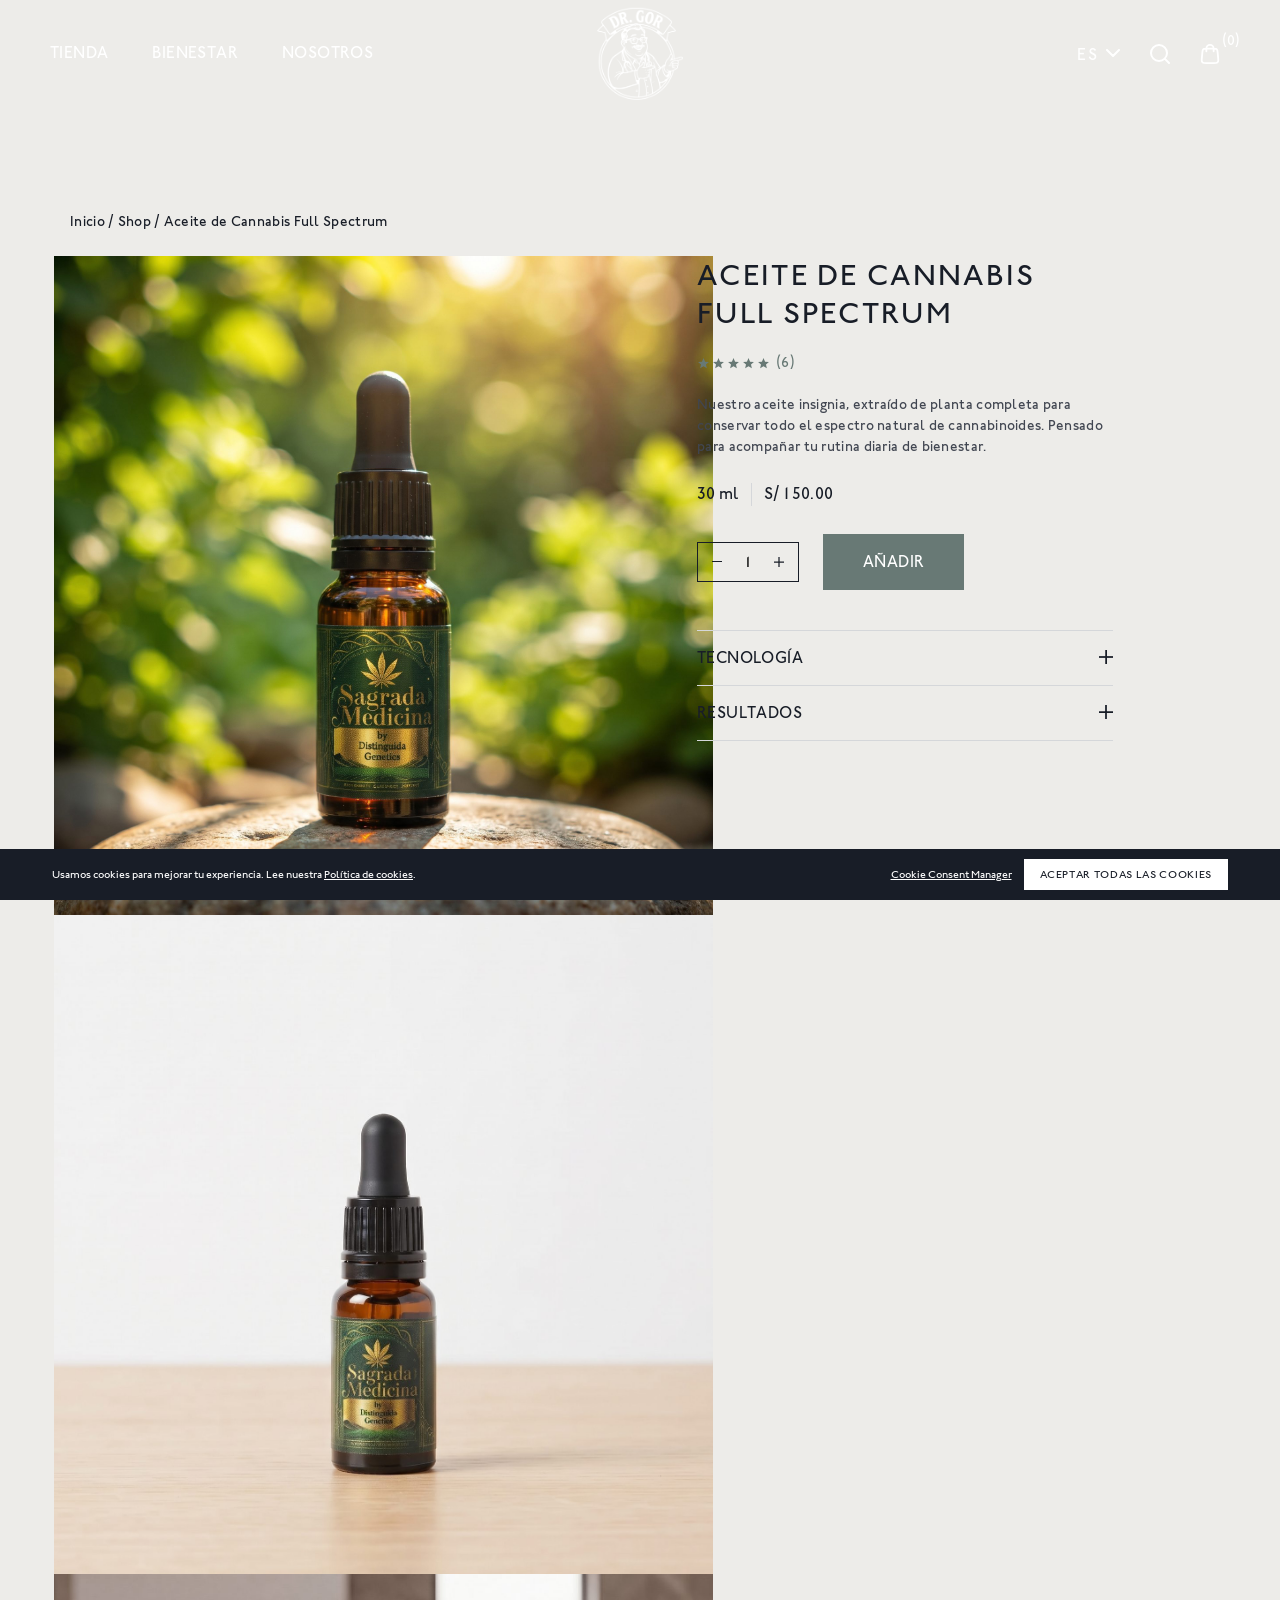
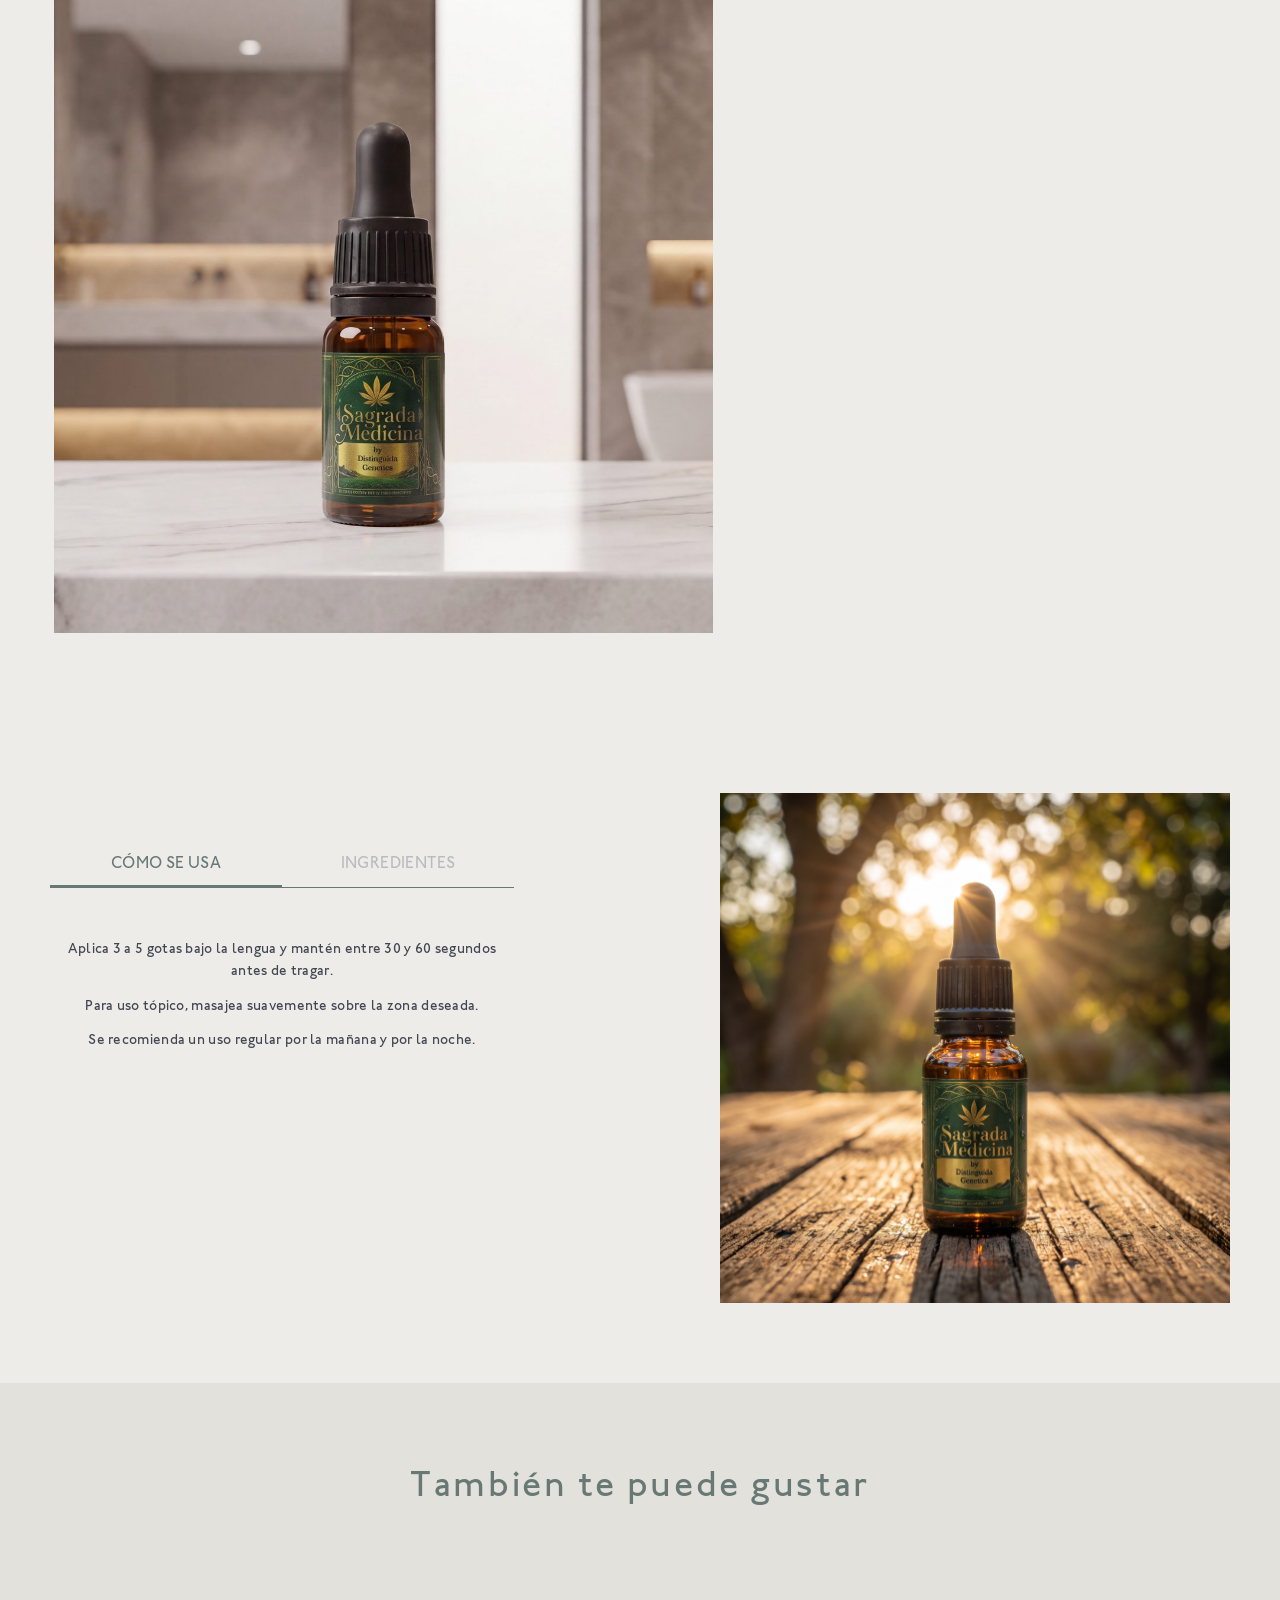
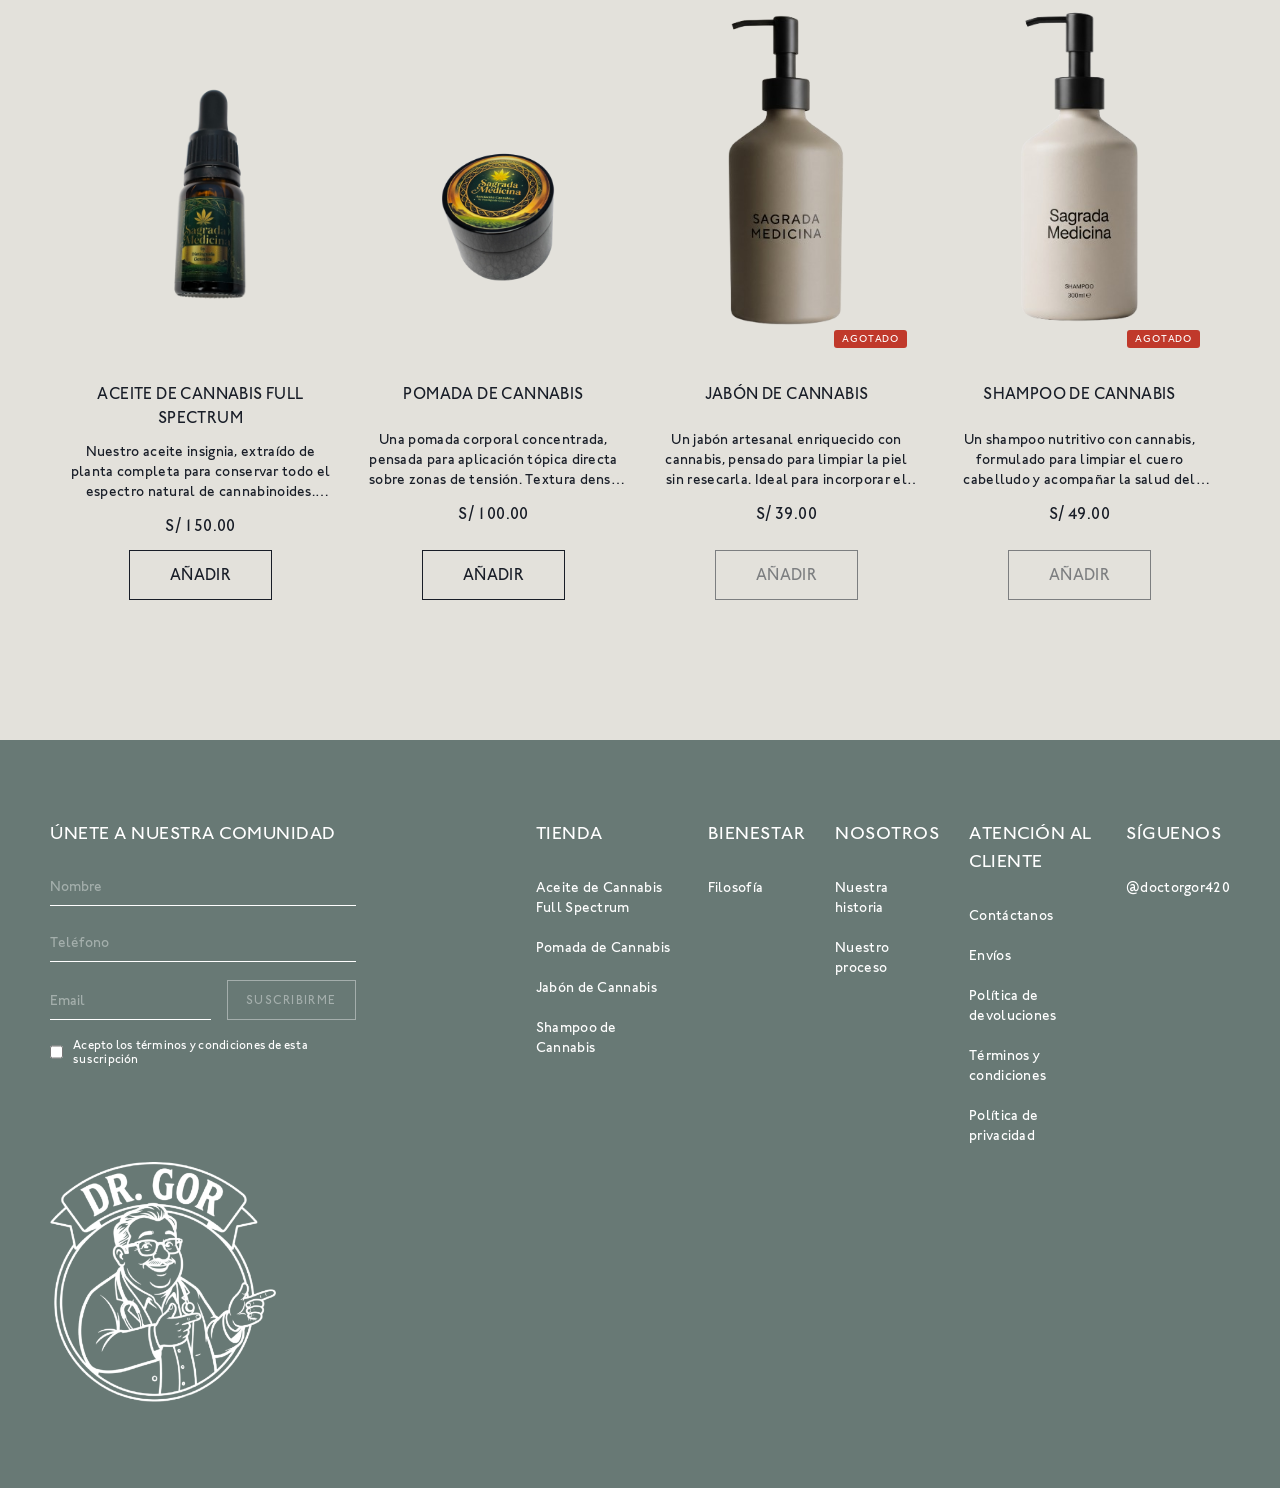
<file: aceite.html>
<!doctype html>
<html lang="es">
<head>
  <meta charset="UTF-8" />
  <meta name="viewport" content="width=device-width, initial-scale=1.0" />
  <link rel="icon" type="image/png" href="/favicon.png" />
  <link rel="apple-touch-icon" href="/favicon.png" />
  <title>Aceite de Cannabis Full Spectrum — Doctor Gor</title>
  <link rel="stylesheet" href="/theme.css" />
  <link rel="stylesheet" href="/overrides.css" />
  <link rel="stylesheet" href="/subpage.css" />
  <script type="module" crossorigin src="/assets/cart-Deg98O0e.js"></script>
</head>
<body>
  <div id="header-group">
      <!-- BEGIN sections: header-group -->
<div id="shopify-section-sections--23087762112747__header" class="shopify-section shopify-section-group-header-group">






<header>

  <div class="inner">

    
    <button id="menu-btn" class="" aria-label="Main menu button"></button>

    
    <nav id="main-nav" class="">

      <div id="secondary-menu-bg" class=""></div>

      <div id="main-menu">
        <div class="primary-menu">
          <ul>
            
              <li class="primary-nav-item has-items">
                <a href="javascript:;">Tienda</a>

                
                

                  
                  
                  
                    
                      

                  <div class="secondary-menu inner-menu has-tertiary-menu">
                    <button class="menu-back-button">Tienda</button>
                    <ul><li class="secondary-nav-item has-items"><a href="javascript:;">Sagrada Medicina</a><div class="tertiary-menu inner-menu"><button class="menu-back-button">Sagrada Medicina</button><ul><li class="tertiary-nav-item"><a href="/aceite.html">Aceite de Cannabis Full Spectrum</a></li><li class="tertiary-nav-item"><a href="/pomada.html">Pomada de Cannabis</a></li><li class="tertiary-nav-item"><a href="/jabon.html">Jabón de Cannabis</a></li><li class="tertiary-nav-item"><a href="/shampoo.html">Shampoo de Cannabis</a></li></ul></div></li></ul>
                  </div>
                

              </li>
            
              <li class="primary-nav-item has-items">
                <a href="javascript:;">Bienestar</a>

                
                

                  
                  
                  
                    
                  
                    
                  
                    
                  
                    
                  

                  <div class="secondary-menu inner-menu ">
                    <button class="menu-back-button">Bienestar</button>
                    <ul><li class="secondary-nav-item"><a href="/filosofia.html">Filosofía</a></li></ul>
                  </div>
                

              </li>
            
              <li class="primary-nav-item has-items">
                <a href="javascript:;">Nosotros</a>

                
                

                  
                  
                  
                    
                  
                    
                  
                    
                  
                    
                  

                  <div class="secondary-menu inner-menu ">
                    <button class="menu-back-button">Nosotros</button>
                    <ul><li class="secondary-nav-item"><a href="/nuestra-historia.html">Nuestra historia</a></li><li class="secondary-nav-item"><a href="/nuestro-proceso.html">Nuestro proceso</a></li><li class="secondary-nav-item"><a href="#" data-open-contact="">Contáctanos</a></li></ul>
                  </div>
                

              </li>
            
          </ul>
        </div>
      </div>

      <div id="mobile-utilities">
        <ul>
          <li class="has-items">
            <button id="mobile-currency-button" class="currency-flag currency-USD">
              <label>US</label>
            </button>
          </li>
        </ul>
      </div>

      
      <div id="currency-menu">
        <button class="menu-back-button currency-flag currency-USD">
          <label>US</label>
        </button>
        

<ul>

  
  

    
      
        
        
          <li><a href="https://wildsmithskin.com/" class="currency-flag currency-UK"><label>UK</label></a></li>
        
          <li><a href="https://eu.wildsmithskin.com/" class="currency-flag currency-EU"><label>EU</label></a></li>
        
      
    

  
  

</ul>


      </div>

    </nav>

    
    <a id="header-logo" href="/">
      <img class="dark" src="/images/drgor-logo.png" alt="Doctor Gor" width="200">
      <img class="light" src="/images/drgor-logo.png" alt="Doctor Gor" width="200">
    </a>

    
    <div id="nav-utilities">

      
      <button id="desktop-currency-button" class="dg-lang-toggle" aria-label="Cambiar idioma" data-lang-toggle=""><label>ES</label></button>

      
      <button id="search-button" aria-label="Search button"></button>

      

      <button id="cart-button" aria-label="Cart button">
        <span class="count">0</span>
      </button>

    </div>

  </div>

</header>


</div><div id="shopify-section-sections--23087762112747__predictive_search" class="shopify-section shopify-section-group-header-group">







<aside id="predictive-search" class="">
  <div class="modal">
    <div id="predictive-search-top">
      <div class="section-content">
        
        <div class="search-form">
          <form id="predictive-search-form">
            <input placeholder="Buscar productos" type="search" value="" name="q" id="predictive-search-input" aria-label="Buscar" autocomplete="off" autocorrect="off">
            <button class="clear" type="button" aria-label="Limpiar">Limpiar</button>
          </form>
          
          <button type="button" class="close-btn" aria-label="Close search"></button>
        </div>
      </div>
    </div>

    
    <div id="predictive-search-results">
      <div class="section-content">
        <div class="products">
          <div class="heading">
            <div class="h3">Products</div>
            <p class="results-count"></p>
          </div>
          <div class="grid"></div>
        </div>
      </div>
    </div>

    <div id="predictive-search-empty" class="active">
      <div class="section-content">
        <div class="links">
          <div class="h3">Búsquedas populares</div>
          <ul>
            <li><a href="/aceite.html">Aceite de Cannabis Full Spectrum</a></li>
            <li><a href="/pomada.html">Pomada de Cannabis</a></li>
            <li><a href="/jabon.html">Jabón de Cannabis</a></li>
            <li><a href="/shampoo.html">Shampoo de Cannabis</a></li>
          </ul>
        </div>
        <div class="products">
          <div class="h3">Productos populares</div>
          <div class="grid">
            <div class="grid-item">
              <div class="card product-card" data-product-id="aceite">
                <a class="inner" href="/aceite.html">
                  <div class="upper"><img class="first-image object-cover" src="/images/gotero.png" alt="Aceite"></div>
                  <div class="lower"><div class="h3 product-title">Aceite de Cannabis Full Spectrum</div><div class="prices">S/ 150.00</div></div>
                </a>
              </div>
            </div>
            <div class="grid-item">
              <div class="card product-card" data-product-id="pomada">
                <a class="inner" href="/pomada.html">
                  <div class="upper"><img class="first-image object-cover" src="/images/pomada.png" alt="Pomada"></div>
                  <div class="lower"><div class="h3 product-title">Pomada de Cannabis</div><div class="prices">S/ 100.00</div></div>
                </a>
              </div>
            </div>
            <div class="grid-item">
              <div class="card product-card" data-product-id="jabon">
                <a class="inner" href="/jabon.html">
                  <div class="upper"><img class="first-image object-cover" src="/images/jabon.png" alt="Jabón"><span class="dg-soldout">Agotado</span></div>
                  <div class="lower"><div class="h3 product-title">Jabón de Cannabis</div><div class="prices">S/ 39.00</div></div>
                </a>
              </div>
            </div>
            <div class="grid-item">
              <div class="card product-card" data-product-id="shampoo">
                <a class="inner" href="/shampoo.html">
                  <div class="upper"><img class="first-image object-cover" src="/images/shampoo.png" alt="Shampoo"><span class="dg-soldout">Agotado</span></div>
                  <div class="lower"><div class="h3 product-title">Shampoo de Cannabis</div><div class="prices">S/ 49.00</div></div>
                </a>
              </div>
            </div>
          </div>
        </div>
      </div>
    </div>
  </div>
  </aside>


</div>
<!-- END sections: header-group -->
    </div>

  <section id="product-top" data-product-id="aceite">
    <div class="section-content">
      <div class="breadcrumbs">
        <div class="inner">
          <a href="/">Inicio</a> / <a href="/#productos">Shop</a> / <span>Aceite de Cannabis Full Spectrum</span>
        </div>
      </div>

      <div id="product-gallery">
        <div class="gallery-slides">
          <div class="gallery-slide"><img src="/images/aceite en gotas.jpeg" alt="Aceite de Cannabis Full Spectrum" loading="lazy"></div>
          <div class="gallery-slide"><img src="/images/gotero1.jpeg" alt="Aceite de Cannabis Full Spectrum" loading="lazy"></div>
          <div class="gallery-slide"><img src="/images/instagram2gotero.jpeg" alt="Aceite de Cannabis Full Spectrum" loading="lazy"></div>
        </div>
      </div>

      <div id="product-info">
        <div class="inner">
          <div id="product-title"><h1 class="h1">Aceite de Cannabis Full Spectrum</h1></div>

          <a class="dg-stars" aria-label="Valoración 5 de 5"><svg viewBox="0 0 24 24" aria-hidden="true"><path d="M12 2l2.9 6.6 7.1.6-5.4 4.7 1.6 7-6.2-3.7-6.2 3.7 1.6-7L2 9.2l7.1-.6z"/></svg><svg viewBox="0 0 24 24" aria-hidden="true"><path d="M12 2l2.9 6.6 7.1.6-5.4 4.7 1.6 7-6.2-3.7-6.2 3.7 1.6-7L2 9.2l7.1-.6z"/></svg><svg viewBox="0 0 24 24" aria-hidden="true"><path d="M12 2l2.9 6.6 7.1.6-5.4 4.7 1.6 7-6.2-3.7-6.2 3.7 1.6-7L2 9.2l7.1-.6z"/></svg><svg viewBox="0 0 24 24" aria-hidden="true"><path d="M12 2l2.9 6.6 7.1.6-5.4 4.7 1.6 7-6.2-3.7-6.2 3.7 1.6-7L2 9.2l7.1-.6z"/></svg><svg viewBox="0 0 24 24" aria-hidden="true"><path d="M12 2l2.9 6.6 7.1.6-5.4 4.7 1.6 7-6.2-3.7-6.2 3.7 1.6-7L2 9.2l7.1-.6z"/></svg><span class="count">(6)</span></a>

          <div id="product-description"><p>Nuestro aceite insignia, extraído de planta completa para conservar todo el espectro natural de cannabinoides. Pensado para acompañar tu rutina diaria de bienestar.</p></div>

          <div id="product-price">
            <span class="only-variant">30 ml</span>
            <span class="price">S/ 150.00</span>
          </div>

          <div id="product-cta">
            <div class="quantity-selector" role="group" aria-label="Cantidad">
              <button type="button" class="quantity-decrease" aria-label="Menos"></button>
              <input type="number" name="quantity" id="quantity" value="1" min="1" inputmode="numeric" readonly>
              <button type="button" class="quantity-increase" aria-label="Más"></button>
            </div>
            <button class="btn btn-solid add-to-cart" data-product-id="aceite">Añadir</button>
          </div>

          <div id="product-specs">
            <details class="accordion">
              <summary class="accordion-title"><h2 class="h2">Tecnología</h2></summary>
              <div class="accordion-content">
                <p>FULL SPECTRUM — conservamos los terpenos, flavonoides y cannabinoides de la planta completa para un efecto más completo y natural.</p>
            <p>ACEITES VEGETALES — una base de aceite de oliva extra virgen y jojoba que favorece la absorción y cuida la piel.</p>
              </div>
            </details>
            <details class="accordion">
              <summary class="accordion-title"><h2 class="h2">Resultados</h2></summary>
              <div class="accordion-content">
                <p>Dirigido a — hidratación diaria, equilibrio del sistema endocannabinoide, relajación y bienestar general.</p>
            <p>94% notó mayor sensación de calma y relajación*</p>
            <p>89% percibió la piel más hidratada y confortable*</p>
            <p>85% lo integraría como parte de su rutina diaria*</p>
            <p>*En pruebas de consumo, durante 30 días con 29 participantes.</p>
              </div>
            </details>
          </div>
        </div>
      </div>
    </div>
  </section>

  <section id="product-content-and-media" class="section-content-and-media dual-content">
    <div class="section-content">
      <div class="grid">
        <div class="grid-item content">
          <div class="tabs">
            <button class="tab active" type="button" data-tab-index="0">Cómo se usa</button>
            <button class="tab" type="button" data-tab-index="1">Ingredientes</button>
          </div>
          <div class="content-container" style="min-height: 320px;">
            <div class="slide active init" data-slide-index="0">
              <p>Aplica 3 a 5 gotas bajo la lengua y mantén entre 30 y 60 segundos antes de tragar.</p>
            <p>Para uso tópico, masajea suavemente sobre la zona deseada.</p>
            <p>Se recomienda un uso regular por la mañana y por la noche.</p>
            </div>
            <div class="slide" data-slide-index="1">
              <p>Aceite de oliva extra virgen, extracto de cannabis (CBD full spectrum), aceite de jojoba, vitamina E natural.</p>
            </div>
          </div>
        </div>
        <div class="grid-item media">
          <div class="media-container">
            <img src="/images/aceitec.jpeg" alt="Aceite de Cannabis Full Spectrum" loading="lazy">
          </div>
        </div>
      </div>
    </div>
  </section>

  <section class="section-product-recommender" id="productos">
    <div class="section-content">
      <h2 class="h2">También te puede gustar</h2>
      <div class="dg-related-grid">
<div class="card product-card" data-product-id="aceite" data-dg-index="0">
  <a class="inner" href="/aceite.html">
    <div class="upper">
      <picture><img class="first-image object-cover" src="/images/gotero.png" alt="Aceite de Cannabis Full Spectrum" loading="lazy"></picture>
      <picture><img class="second-image object-cover" src="/images/aceitec.jpeg" alt="Aceite de Cannabis Full Spectrum" loading="lazy"></picture>
      <span class="dg-hover-quote">“Me encanta su aroma, lo tengo en mi mesa de noche…”</span>
    </div>
    <div class="lower">
      <div>
        <div class="h3 product-title">Aceite de Cannabis Full Spectrum</div>
      </div>
      <div>
        <p class="product-description">Nuestro aceite insignia, extraído de planta completa para conservar todo el espectro natural de cannabinoides. Pensado para acompañar tu rutina diaria de bienestar.</p>
        <div class="prices">S/ 150.00</div>
        <button class="btn btn-outline shop-now" href="#">Añadir</button>
      </div>
    </div>
  </a>
</div>
<div class="card product-card" data-product-id="pomada" data-dg-index="1">
  <a class="inner" href="/pomada.html">
    <div class="upper">
      <picture><img class="first-image object-cover" src="/images/pomada.png" alt="Pomada de Cannabis" loading="lazy"></picture>
      <picture><img class="second-image object-cover" src="/images/cremapomada.jpeg" alt="Pomada de Cannabis" loading="lazy"></picture>
      <span class="dg-hover-quote">“Su textura es suave y me ha ayudado mucho, la llevo siempre conmigo”</span>
    </div>
    <div class="lower">
      <div>
        <div class="h3 product-title">Pomada de Cannabis</div>
      </div>
      <div>
        <p class="product-description">Una pomada corporal concentrada, pensada para aplicación tópica directa sobre zonas de tensión. Textura densa que se absorbe sin sensación grasosa.</p>
        <div class="prices">S/ 100.00</div>
        <button class="btn btn-outline shop-now" href="#">Añadir</button>
      </div>
    </div>
  </a>
</div>
<div class="card product-card" data-product-id="jabon" data-dg-index="2">
  <a class="inner" href="/jabon.html">
    <div class="upper">
      <picture><img class="first-image object-cover" src="/images/jabon.png" alt="Jabón de Cannabis" loading="lazy"></picture>
      <picture><img class="second-image object-cover" src="/images/jabonliquido.jpeg" alt="Jabón de Cannabis" loading="lazy"></picture>
      <span class="dg-hover-quote">“Desde que empecé a usarlo la mejora en mi piel ha sido tremenda!”</span>
      <span class="dg-soldout">Agotado</span>
    </div>
    <div class="lower">
      <div>
        <div class="h3 product-title">Jabón de Cannabis</div>
      </div>
      <div>
        <p class="product-description">Un jabón artesanal enriquecido con cannabis, pensado para limpiar la piel sin resecarla. Ideal para incorporar el ritual Doctor Gor a tu ducha diaria.</p>
        <div class="prices">S/ 39.00</div>
        <button class="btn btn-outline shop-now disabled" disabled href="#">Añadir</button>
      </div>
    </div>
  </a>
</div>
<div class="card product-card" data-product-id="shampoo" data-dg-index="3">
  <a class="inner" href="/shampoo.html">
    <div class="upper">
      <picture><img class="first-image object-cover" src="/images/shampoo.png" alt="Shampoo de Cannabis" loading="lazy"></picture>
      <picture><img class="second-image object-cover" src="/images/shampooliquido.jpeg" alt="Shampoo de Cannabis" loading="lazy"></picture>
      <span class="dg-hover-quote">“La frescura y olor del post baño son increíbles”</span>
      <span class="dg-soldout">Agotado</span>
    </div>
    <div class="lower">
      <div>
        <div class="h3 product-title">Shampoo de Cannabis</div>
      </div>
      <div>
        <p class="product-description">Un shampoo nutritivo con cannabis, formulado para limpiar el cuero cabelludo y acompañar la salud del cabello desde la raíz.</p>
        <div class="prices">S/ 49.00</div>
        <button class="btn btn-outline shop-now disabled" disabled href="#">Añadir</button>
      </div>
    </div>
  </a>
</div>
      </div>
    </div>
  </section>

<footer>
  <div class="inner">
    <div id="footer-signup">
        <div class="h3">Únete a nuestra comunidad</div>
        <form id="dg-newsletter" class="dg-newsletter">
          <input type="text" name="nombre" placeholder="Nombre" autocomplete="name">
          <input type="tel" name="telefono" placeholder="Teléfono" autocomplete="tel">
          <div class="dg-newsletter-row">
            <input type="email" name="email" placeholder="Email" autocomplete="email" required="">
            <button type="submit">Suscribirme</button>
          </div>
          <label class="dg-terms"><input type="checkbox" required=""> Acepto los términos y condiciones de esta suscripción</label>
        </form></div>

    <div id="footer-menus"><div class="footer-menu"><div class="h3">Tienda</div><ul><li><a href="/aceite.html">Aceite de Cannabis Full Spectrum</a></li><li><a href="/pomada.html">Pomada de Cannabis</a></li><li><a href="/jabon.html">Jabón de Cannabis</a></li><li><a href="/shampoo.html">Shampoo de Cannabis</a></li></ul></div><div class="footer-menu"><div class="h3">Bienestar</div><ul><li><a href="/filosofia.html">Filosofía</a></li></ul></div><div class="footer-menu"><div class="h3">Nosotros</div><ul><li><a href="/nuestra-historia.html">Nuestra historia</a></li><li><a href="/nuestro-proceso.html">Nuestro proceso</a></li></ul></div><div class="footer-menu"><div class="h3">Atención al cliente</div><ul><li><a href="#" data-open-contact="">Contáctanos</a></li><li><a href="/envios.html">Envíos</a></li><li><a href="/devoluciones.html">Política de devoluciones</a></li><li><a href="/terminos.html">Términos y condiciones</a></li><li><a href="/privacidad.html">Política de privacidad</a></li></ul></div><div class="footer-menu"><div class="h3">Síguenos</div><ul><li><a href="https://www.instagram.com/doctorgor420/">@doctorgor420</a></li></ul></div></div>

    <div class="dg-footer-brand"><img src="/images/drgor-logo.png" alt="Doctor Gor" width="360"></div>

    <div id="footer-bottom">
    </div>
  </div>
</footer>

<aside id="cart-drawer" class="drawer" data-cart-item-count="0" data-cart-empty="true">
  <div class="background-scrim object-cover"></div>

  
  <div class="panel"><div id="dg-cart">
        <header class="dg-head"><h2>Tu bolsa</h2><button id="dg-close" aria-label="Cerrar">×</button></header>
        <div id="dg-items"></div>
        <footer class="dg-foot">
          <div class="dg-row"><span>Subtotal</span><span id="dg-subtotal">S/ 0.00</span><a id="dg-order" class="dg-order" href="#">Pedir</a></div>
          <p id="dg-note" class="dg-note"></p>
        </footer>
      </div></div>

  
  
<div id="cart-gift-box" class="cart-modal" style="display:none;">
  <div class="modal">
    <div class="grid">
      <div class="grid-item">
        <img src="https://us.wildsmithskin.com/cdn/shopifycloud/storefront/assets/no-image-2048-a2addb12_600x.gif" alt="" loading="lazy">
      </div>
      <div class="grid-item">
        <div class="details">
          <div class="h3">Caja de regalo</div>
          <p>Add a gift box to your order. Our Gift Boxes hold up to three medium sized items</p>
          <span class="price"></span>
          <button class="btn btn-outline add-to-cart" data-first-variant-id="">
            Añadir a la bolsa
          </button>
        </div>
      </div>
    </div>
    
    <button type="button" class="close-btn" aria-label="Close gift box modal"></button>
  </div>
</div>


<div id="cart-note" class="cart-modal">
  <div class="modal">
    <div class="details">
      <div class="h3">Note</div>
      <p>Add a note to your order</p>
      <span class="price">Free</span>
      <textarea id="order-note" name="note" rows="4" maxlength="160" placeholder="Your note..."></textarea>
      <p class="error" style="display: none;">
        You've reached the maximum character limit for order notes.
      </p>
      <button class="btn btn-outline add-to-cart">Añadir a la bolsa</button>
    </div>
    
    <button type="button" class="close-btn" aria-label="Close note modal"></button>
  </div>
</div>

</aside>


<div id="onetrust-banner-sdk" class="otFlat bottom ot-wo-title vertical-align-content" tabindex="0" role="region" aria-label="Cookie banner" style="bottom: 0px;"><div role="dialog" aria-label="Privacy"><div class="ot-sdk-container"><div class="ot-sdk-row"><div id="onetrust-group-container" class="ot-sdk-eight ot-sdk-columns"><div class="banner_logo"></div><div id="onetrust-policy"><div id="onetrust-policy-text">Usamos cookies para mejorar tu experiencia. Lee nuestra <a href="/politicas.html">Política de cookies</a>.</div></div></div><div id="onetrust-button-group-parent" class="ot-sdk-three ot-sdk-columns"><div id="onetrust-button-group"><button id="onetrust-pc-btn-handler" aria-label="Cookie Consent Manager, Opens the preference center dialog" class="cookie-setting-link">Cookie Consent Manager</button>  <button id="onetrust-accept-btn-handler">Aceptar todas las cookies</button></div></div></div></div><!-- Close Button --><div id="onetrust-close-btn-container"><button class="onetrust-close-btn-handler onetrust-close-btn-ui banner-close-button ot-close-icon" style="background-image: url(&quot;https://cdn.cookielaw.org/logos/static/ot_close.svg&quot;);" aria-label="Close"></button></div><!-- Close Button END--></div></div>
  

<div id="google_translate_element" style="position: absolute; left: -9999px; top: -9999px;"></div><script src="https://translate.google.com/translate_a/element.js?cb=googleTranslateElementInit" async=""></script><div id="dg-contact" class="dg-modal">
        <div class="dg-modal-scrim" data-close-contact=""></div>
        <form id="dg-contact-form" class="dg-modal-panel">
          <header class="dg-modal-head"><h2>Contáctanos</h2><button type="button" data-close-contact="" aria-label="Cerrar">×</button></header>
          <label>Nombre<input name="nombre" required=""></label>
          <label>Teléfono<input name="telefono" required=""></label>
          <label>Email<input type="email" name="email" required=""></label>
          <label>Mensaje<textarea name="mensaje" rows="4" required=""></textarea></label>
          <button type="submit" class="dg-modal-submit">Enviar</button>
        </form></div></body></html>
</file>
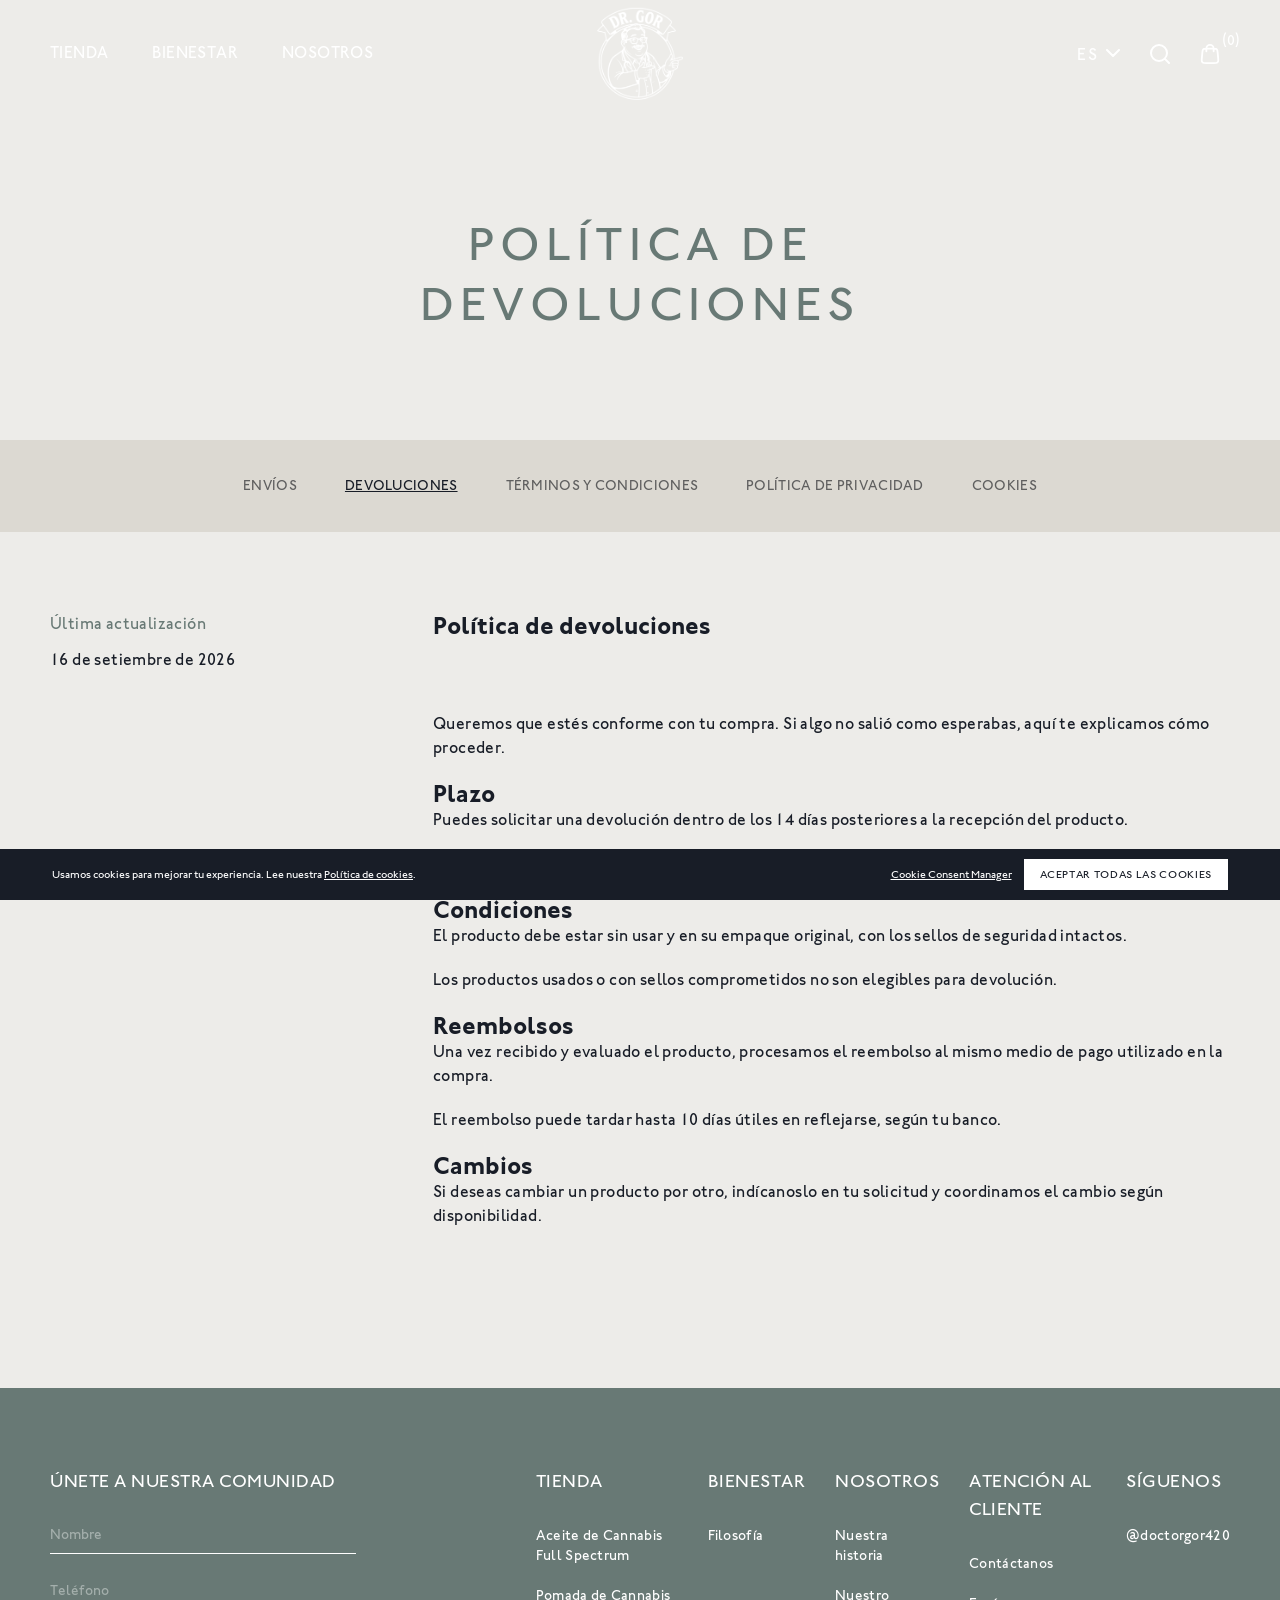
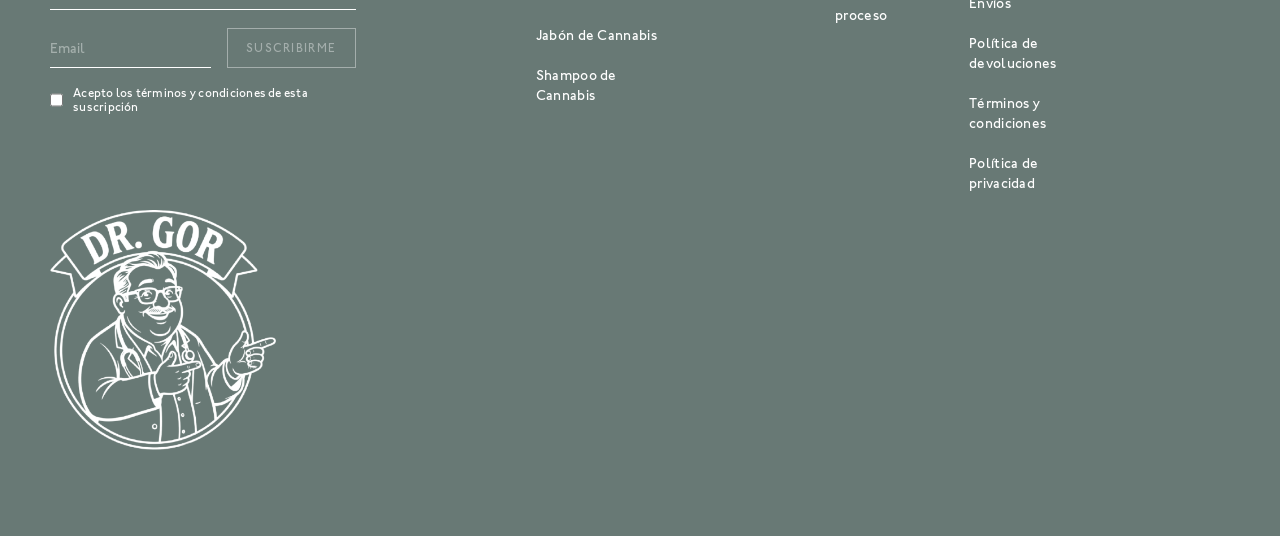
<file: devoluciones.html>
<!doctype html>
<html lang="es">
<head>
  <meta charset="UTF-8" />
  <meta name="viewport" content="width=device-width, initial-scale=1.0" />
  <link rel="icon" type="image/png" href="/favicon.png" />
  <link rel="apple-touch-icon" href="/favicon.png" />
  <title>Política de devoluciones — Doctor Gor</title>
  <link rel="stylesheet" href="/theme.css" />
  <link rel="stylesheet" href="/overrides.css" />
  <link rel="stylesheet" href="/subpage.css" />
  <script type="module" crossorigin src="/assets/cart-Deg98O0e.js"></script>
</head>
<body>
  <div id="header-group">
      <!-- BEGIN sections: header-group -->
<div id="shopify-section-sections--23087762112747__header" class="shopify-section shopify-section-group-header-group">






<header>

  <div class="inner">

    
    <button id="menu-btn" class="" aria-label="Main menu button"></button>

    
    <nav id="main-nav" class="">

      <div id="secondary-menu-bg" class=""></div>

      <div id="main-menu">
        <div class="primary-menu">
          <ul>
            
              <li class="primary-nav-item has-items">
                <a href="javascript:;">Tienda</a>

                
                

                  
                  
                  
                    
                      

                  <div class="secondary-menu inner-menu has-tertiary-menu">
                    <button class="menu-back-button">Tienda</button>
                    <ul><li class="secondary-nav-item has-items"><a href="javascript:;">Sagrada Medicina</a><div class="tertiary-menu inner-menu"><button class="menu-back-button">Sagrada Medicina</button><ul><li class="tertiary-nav-item"><a href="/aceite.html">Aceite de Cannabis Full Spectrum</a></li><li class="tertiary-nav-item"><a href="/pomada.html">Pomada de Cannabis</a></li><li class="tertiary-nav-item"><a href="/jabon.html">Jabón de Cannabis</a></li><li class="tertiary-nav-item"><a href="/shampoo.html">Shampoo de Cannabis</a></li></ul></div></li></ul>
                  </div>
                

              </li>
            
              <li class="primary-nav-item has-items">
                <a href="javascript:;">Bienestar</a>

                
                

                  
                  
                  
                    
                  
                    
                  
                    
                  
                    
                  

                  <div class="secondary-menu inner-menu ">
                    <button class="menu-back-button">Bienestar</button>
                    <ul><li class="secondary-nav-item"><a href="/filosofia.html">Filosofía</a></li></ul>
                  </div>
                

              </li>
            
              <li class="primary-nav-item has-items">
                <a href="javascript:;">Nosotros</a>

                
                

                  
                  
                  
                    
                  
                    
                  
                    
                  
                    
                  

                  <div class="secondary-menu inner-menu ">
                    <button class="menu-back-button">Nosotros</button>
                    <ul><li class="secondary-nav-item"><a href="/nuestra-historia.html">Nuestra historia</a></li><li class="secondary-nav-item"><a href="/nuestro-proceso.html">Nuestro proceso</a></li><li class="secondary-nav-item"><a href="#" data-open-contact="">Contáctanos</a></li></ul>
                  </div>
                

              </li>
            
          </ul>
        </div>
      </div>

      <div id="mobile-utilities">
        <ul>
          <li class="has-items">
            <button id="mobile-currency-button" class="currency-flag currency-USD">
              <label>US</label>
            </button>
          </li>
        </ul>
      </div>

      
      <div id="currency-menu">
        <button class="menu-back-button currency-flag currency-USD">
          <label>US</label>
        </button>
        

<ul>

  
  

    
      
        
        
          <li><a href="https://wildsmithskin.com/" class="currency-flag currency-UK"><label>UK</label></a></li>
        
          <li><a href="https://eu.wildsmithskin.com/" class="currency-flag currency-EU"><label>EU</label></a></li>
        
      
    

  
  

</ul>


      </div>

    </nav>

    
    <a id="header-logo" href="/">
      <img class="dark" src="/images/drgor-logo.png" alt="Doctor Gor" width="200">
      <img class="light" src="/images/drgor-logo.png" alt="Doctor Gor" width="200">
    </a>

    
    <div id="nav-utilities">

      
      <button id="desktop-currency-button" class="dg-lang-toggle" aria-label="Cambiar idioma" data-lang-toggle=""><label>ES</label></button>

      
      <button id="search-button" aria-label="Search button"></button>

      

      <button id="cart-button" aria-label="Cart button">
        <span class="count">0</span>
      </button>

    </div>

  </div>

</header>


</div><div id="shopify-section-sections--23087762112747__predictive_search" class="shopify-section shopify-section-group-header-group">







<aside id="predictive-search" class="">
  <div class="modal">
    <div id="predictive-search-top">
      <div class="section-content">
        
        <div class="search-form">
          <form id="predictive-search-form">
            <input placeholder="Buscar productos" type="search" value="" name="q" id="predictive-search-input" aria-label="Buscar" autocomplete="off" autocorrect="off">
            <button class="clear" type="button" aria-label="Limpiar">Limpiar</button>
          </form>
          
          <button type="button" class="close-btn" aria-label="Close search"></button>
        </div>
      </div>
    </div>

    
    <div id="predictive-search-results">
      <div class="section-content">
        <div class="products">
          <div class="heading">
            <div class="h3">Products</div>
            <p class="results-count"></p>
          </div>
          <div class="grid"></div>
        </div>
      </div>
    </div>

    <div id="predictive-search-empty" class="active">
      <div class="section-content">
        <div class="links">
          <div class="h3">Búsquedas populares</div>
          <ul>
            <li><a href="/aceite.html">Aceite de Cannabis Full Spectrum</a></li>
            <li><a href="/pomada.html">Pomada de Cannabis</a></li>
            <li><a href="/jabon.html">Jabón de Cannabis</a></li>
            <li><a href="/shampoo.html">Shampoo de Cannabis</a></li>
          </ul>
        </div>
        <div class="products">
          <div class="h3">Productos populares</div>
          <div class="grid">
            <div class="grid-item">
              <div class="card product-card" data-product-id="aceite">
                <a class="inner" href="/aceite.html">
                  <div class="upper"><img class="first-image object-cover" src="/images/gotero.png" alt="Aceite"></div>
                  <div class="lower"><div class="h3 product-title">Aceite de Cannabis Full Spectrum</div><div class="prices">S/ 150.00</div></div>
                </a>
              </div>
            </div>
            <div class="grid-item">
              <div class="card product-card" data-product-id="pomada">
                <a class="inner" href="/pomada.html">
                  <div class="upper"><img class="first-image object-cover" src="/images/pomada.png" alt="Pomada"></div>
                  <div class="lower"><div class="h3 product-title">Pomada de Cannabis</div><div class="prices">S/ 100.00</div></div>
                </a>
              </div>
            </div>
            <div class="grid-item">
              <div class="card product-card" data-product-id="jabon">
                <a class="inner" href="/jabon.html">
                  <div class="upper"><img class="first-image object-cover" src="/images/jabon.png" alt="Jabón"><span class="dg-soldout">Agotado</span></div>
                  <div class="lower"><div class="h3 product-title">Jabón de Cannabis</div><div class="prices">S/ 39.00</div></div>
                </a>
              </div>
            </div>
            <div class="grid-item">
              <div class="card product-card" data-product-id="shampoo">
                <a class="inner" href="/shampoo.html">
                  <div class="upper"><img class="first-image object-cover" src="/images/shampoo.png" alt="Shampoo"><span class="dg-soldout">Agotado</span></div>
                  <div class="lower"><div class="h3 product-title">Shampoo de Cannabis</div><div class="prices">S/ 49.00</div></div>
                </a>
              </div>
            </div>
          </div>
        </div>
      </div>
    </div>
  </div>
  </aside>


</div>
<!-- END sections: header-group -->
    </div>

  <section class="section-banner simple-banner">
    <div class="section-content">
      <div class="content-container">
        <h1 class="h1">POLÍTICA DE DEVOLUCIONES</h1>
      </div>
    </div>
  </section>

  <div class="section-sub-menu-wrapper">
    <div class="section-sub-menu sticky">
      <div class="section-content">
        <div class="links">
          <div class="track">
          <a href="/envios.html">Envíos</a>
          <a href="/devoluciones.html" class="active">Devoluciones</a>
          <a href="/terminos.html">Términos y condiciones</a>
          <a href="/privacidad.html">Política de privacidad</a>
          <a href="/politicas.html">Cookies</a>
          </div>
        </div>
      </div>
    </div>
  </div>

  <section class="section-customer-care">
    <div class="section-content">
      <div class="grid">
        <h2>Política de devoluciones</h2>
        <div class="grid-item sidebar">
          <span>Última actualización</span>
          <p>16 de setiembre de 2026</p>
        </div>
        <div class="grid-item main">
          <div class="content">
          <p>Queremos que estés conforme con tu compra. Si algo no salió como esperabas, aquí te explicamos cómo proceder.</p>
          <h2>Plazo</h2>
          <p>Puedes solicitar una devolución dentro de los 14 días posteriores a la recepción del producto.</p>
          <p>Escríbenos a dr.gor420@gmail.com o por WhatsApp indicando tu número de pedido.</p>
          <h2>Condiciones</h2>
          <p>El producto debe estar sin usar y en su empaque original, con los sellos de seguridad intactos.</p>
          <p>Los productos usados o con sellos comprometidos no son elegibles para devolución.</p>
          <h2>Reembolsos</h2>
          <p>Una vez recibido y evaluado el producto, procesamos el reembolso al mismo medio de pago utilizado en la compra.</p>
          <p>El reembolso puede tardar hasta 10 días útiles en reflejarse, según tu banco.</p>
          <h2>Cambios</h2>
          <p>Si deseas cambiar un producto por otro, indícanoslo en tu solicitud y coordinamos el cambio según disponibilidad.</p>
          </div>
        </div>
      </div>
    </div>
  </section>

<footer>
  <div class="inner">
    <div id="footer-signup">
        <div class="h3">Únete a nuestra comunidad</div>
        <form id="dg-newsletter" class="dg-newsletter">
          <input type="text" name="nombre" placeholder="Nombre" autocomplete="name">
          <input type="tel" name="telefono" placeholder="Teléfono" autocomplete="tel">
          <div class="dg-newsletter-row">
            <input type="email" name="email" placeholder="Email" autocomplete="email" required="">
            <button type="submit">Suscribirme</button>
          </div>
          <label class="dg-terms"><input type="checkbox" required=""> Acepto los términos y condiciones de esta suscripción</label>
        </form></div>

    <div id="footer-menus"><div class="footer-menu"><div class="h3">Tienda</div><ul><li><a href="/aceite.html">Aceite de Cannabis Full Spectrum</a></li><li><a href="/pomada.html">Pomada de Cannabis</a></li><li><a href="/jabon.html">Jabón de Cannabis</a></li><li><a href="/shampoo.html">Shampoo de Cannabis</a></li></ul></div><div class="footer-menu"><div class="h3">Bienestar</div><ul><li><a href="/filosofia.html">Filosofía</a></li></ul></div><div class="footer-menu"><div class="h3">Nosotros</div><ul><li><a href="/nuestra-historia.html">Nuestra historia</a></li><li><a href="/nuestro-proceso.html">Nuestro proceso</a></li></ul></div><div class="footer-menu"><div class="h3">Atención al cliente</div><ul><li><a href="#" data-open-contact="">Contáctanos</a></li><li><a href="/envios.html">Envíos</a></li><li><a href="/devoluciones.html">Política de devoluciones</a></li><li><a href="/terminos.html">Términos y condiciones</a></li><li><a href="/privacidad.html">Política de privacidad</a></li></ul></div><div class="footer-menu"><div class="h3">Síguenos</div><ul><li><a href="https://www.instagram.com/doctorgor420/">@doctorgor420</a></li></ul></div></div>

    <div class="dg-footer-brand"><img src="/images/drgor-logo.png" alt="Doctor Gor" width="360"></div>

    <div id="footer-bottom">
    </div>
  </div>
</footer>

<aside id="cart-drawer" class="drawer" data-cart-item-count="0" data-cart-empty="true">
  <div class="background-scrim object-cover"></div>

  
  <div class="panel"><div id="dg-cart">
        <header class="dg-head"><h2>Tu bolsa</h2><button id="dg-close" aria-label="Cerrar">×</button></header>
        <div id="dg-items"></div>
        <footer class="dg-foot">
          <div class="dg-row"><span>Subtotal</span><span id="dg-subtotal">S/ 0.00</span><a id="dg-order" class="dg-order" href="#">Pedir</a></div>
          <p id="dg-note" class="dg-note"></p>
        </footer>
      </div></div>

  
  
<div id="cart-gift-box" class="cart-modal" style="display:none;">
  <div class="modal">
    <div class="grid">
      <div class="grid-item">
        <img src="https://us.wildsmithskin.com/cdn/shopifycloud/storefront/assets/no-image-2048-a2addb12_600x.gif" alt="" loading="lazy">
      </div>
      <div class="grid-item">
        <div class="details">
          <div class="h3">Caja de regalo</div>
          <p>Add a gift box to your order. Our Gift Boxes hold up to three medium sized items</p>
          <span class="price"></span>
          <button class="btn btn-outline add-to-cart" data-first-variant-id="">
            Añadir a la bolsa
          </button>
        </div>
      </div>
    </div>
    
    <button type="button" class="close-btn" aria-label="Close gift box modal"></button>
  </div>
</div>


<div id="cart-note" class="cart-modal">
  <div class="modal">
    <div class="details">
      <div class="h3">Note</div>
      <p>Add a note to your order</p>
      <span class="price">Free</span>
      <textarea id="order-note" name="note" rows="4" maxlength="160" placeholder="Your note..."></textarea>
      <p class="error" style="display: none;">
        You've reached the maximum character limit for order notes.
      </p>
      <button class="btn btn-outline add-to-cart">Añadir a la bolsa</button>
    </div>
    
    <button type="button" class="close-btn" aria-label="Close note modal"></button>
  </div>
</div>

</aside>


<div id="onetrust-banner-sdk" class="otFlat bottom ot-wo-title vertical-align-content" tabindex="0" role="region" aria-label="Cookie banner" style="bottom: 0px;"><div role="dialog" aria-label="Privacy"><div class="ot-sdk-container"><div class="ot-sdk-row"><div id="onetrust-group-container" class="ot-sdk-eight ot-sdk-columns"><div class="banner_logo"></div><div id="onetrust-policy"><div id="onetrust-policy-text">Usamos cookies para mejorar tu experiencia. Lee nuestra <a href="/politicas.html">Política de cookies</a>.</div></div></div><div id="onetrust-button-group-parent" class="ot-sdk-three ot-sdk-columns"><div id="onetrust-button-group"><button id="onetrust-pc-btn-handler" aria-label="Cookie Consent Manager, Opens the preference center dialog" class="cookie-setting-link">Cookie Consent Manager</button>  <button id="onetrust-accept-btn-handler">Aceptar todas las cookies</button></div></div></div></div><!-- Close Button --><div id="onetrust-close-btn-container"><button class="onetrust-close-btn-handler onetrust-close-btn-ui banner-close-button ot-close-icon" style="background-image: url(&quot;https://cdn.cookielaw.org/logos/static/ot_close.svg&quot;);" aria-label="Close"></button></div><!-- Close Button END--></div></div>
  

<div id="google_translate_element" style="position: absolute; left: -9999px; top: -9999px;"></div><script src="https://translate.google.com/translate_a/element.js?cb=googleTranslateElementInit" async=""></script><div id="dg-contact" class="dg-modal">
        <div class="dg-modal-scrim" data-close-contact=""></div>
        <form id="dg-contact-form" class="dg-modal-panel">
          <header class="dg-modal-head"><h2>Contáctanos</h2><button type="button" data-close-contact="" aria-label="Cerrar">×</button></header>
          <label>Nombre<input name="nombre" required=""></label>
          <label>Teléfono<input name="telefono" required=""></label>
          <label>Email<input type="email" name="email" required=""></label>
          <label>Mensaje<textarea name="mensaje" rows="4" required=""></textarea></label>
          <button type="submit" class="dg-modal-submit">Enviar</button>
        </form></div></body></html>
</file>
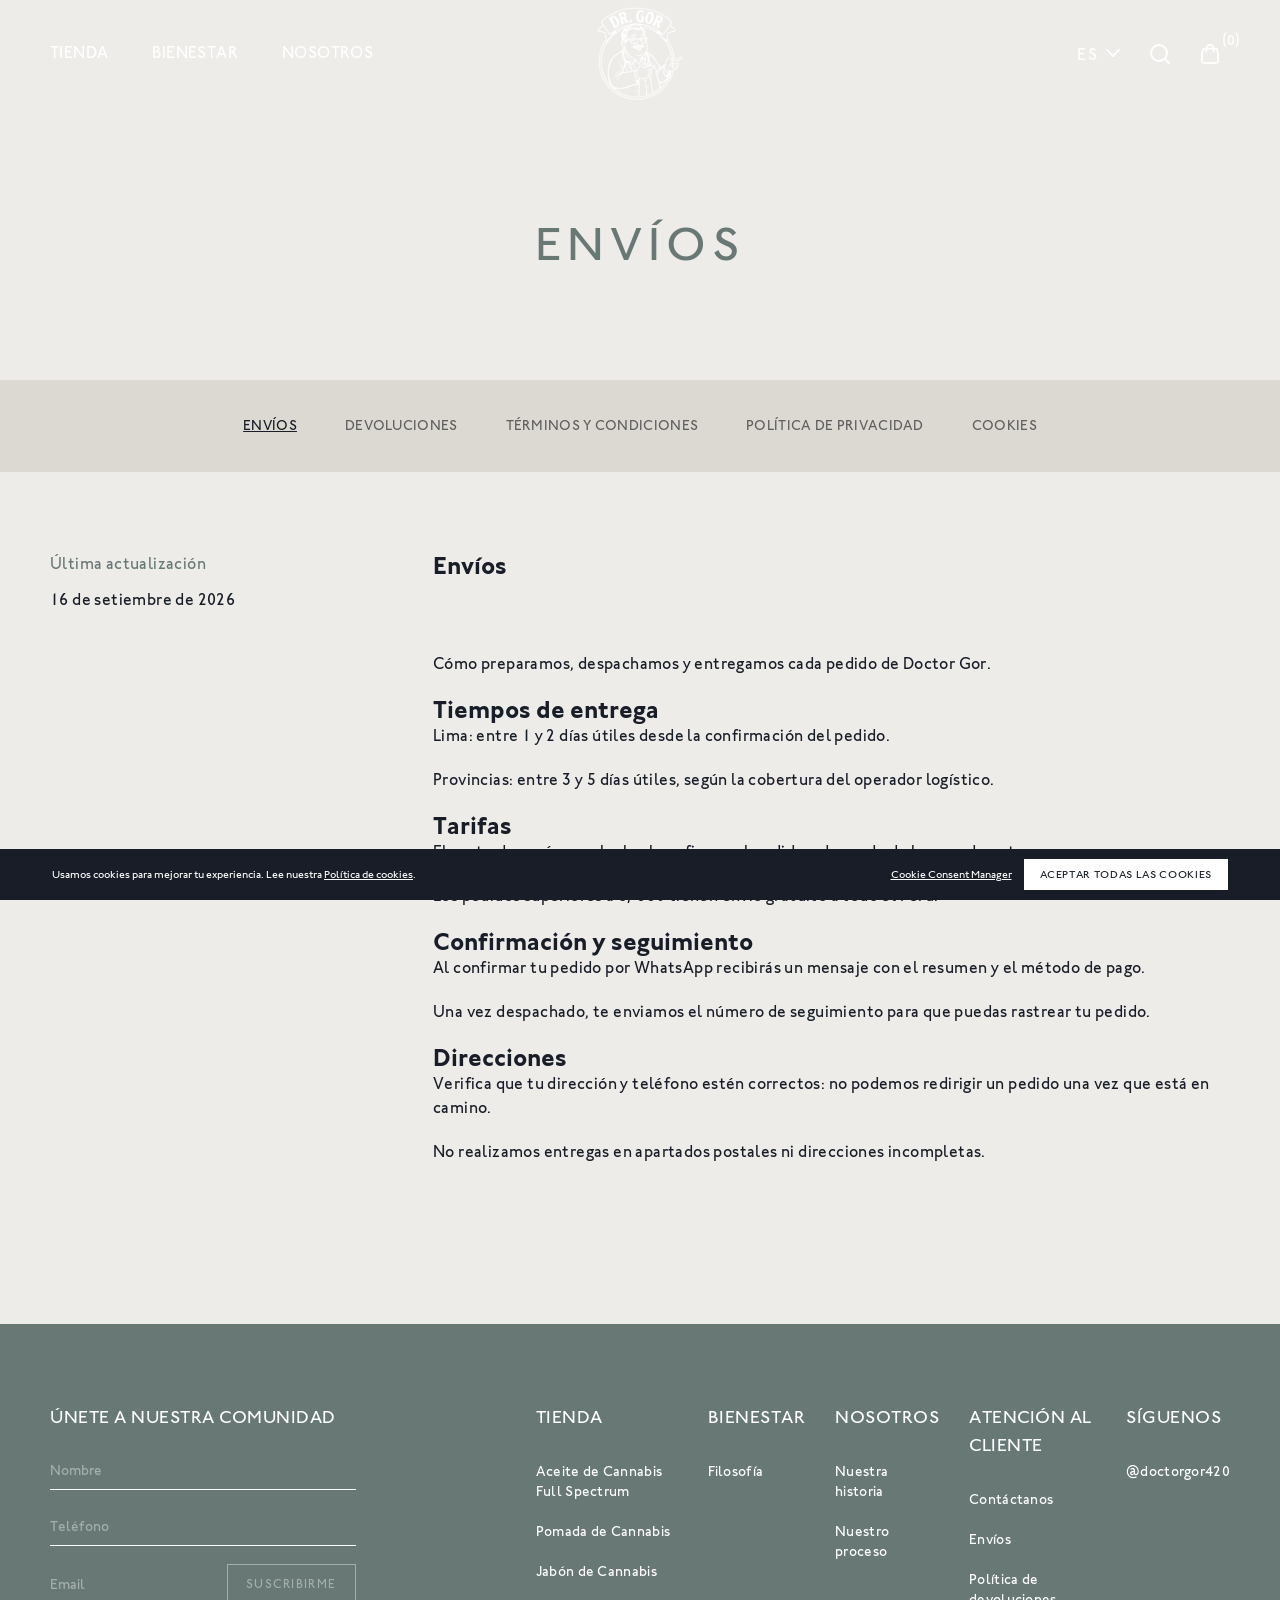
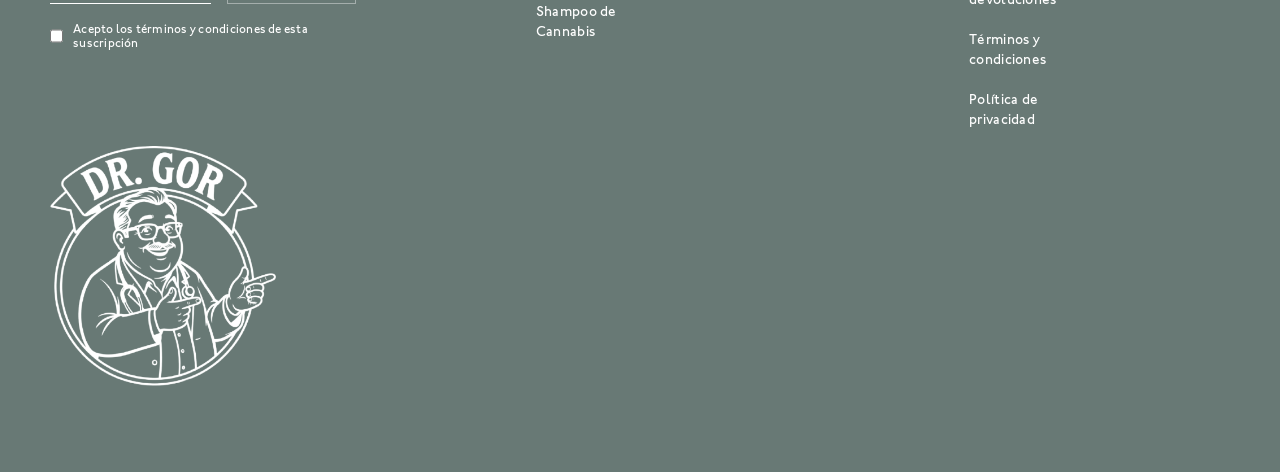
<file: envios.html>
<!doctype html>
<html lang="es">
<head>
  <meta charset="UTF-8" />
  <meta name="viewport" content="width=device-width, initial-scale=1.0" />
  <link rel="icon" type="image/png" href="/favicon.png" />
  <link rel="apple-touch-icon" href="/favicon.png" />
  <title>Envíos — Doctor Gor</title>
  <link rel="stylesheet" href="/theme.css" />
  <link rel="stylesheet" href="/overrides.css" />
  <link rel="stylesheet" href="/subpage.css" />
  <script type="module" crossorigin src="/assets/cart-Deg98O0e.js"></script>
</head>
<body>
  <div id="header-group">
      <!-- BEGIN sections: header-group -->
<div id="shopify-section-sections--23087762112747__header" class="shopify-section shopify-section-group-header-group">






<header>

  <div class="inner">

    
    <button id="menu-btn" class="" aria-label="Main menu button"></button>

    
    <nav id="main-nav" class="">

      <div id="secondary-menu-bg" class=""></div>

      <div id="main-menu">
        <div class="primary-menu">
          <ul>
            
              <li class="primary-nav-item has-items">
                <a href="javascript:;">Tienda</a>

                
                

                  
                  
                  
                    
                      

                  <div class="secondary-menu inner-menu has-tertiary-menu">
                    <button class="menu-back-button">Tienda</button>
                    <ul><li class="secondary-nav-item has-items"><a href="javascript:;">Sagrada Medicina</a><div class="tertiary-menu inner-menu"><button class="menu-back-button">Sagrada Medicina</button><ul><li class="tertiary-nav-item"><a href="/aceite.html">Aceite de Cannabis Full Spectrum</a></li><li class="tertiary-nav-item"><a href="/pomada.html">Pomada de Cannabis</a></li><li class="tertiary-nav-item"><a href="/jabon.html">Jabón de Cannabis</a></li><li class="tertiary-nav-item"><a href="/shampoo.html">Shampoo de Cannabis</a></li></ul></div></li></ul>
                  </div>
                

              </li>
            
              <li class="primary-nav-item has-items">
                <a href="javascript:;">Bienestar</a>

                
                

                  
                  
                  
                    
                  
                    
                  
                    
                  
                    
                  

                  <div class="secondary-menu inner-menu ">
                    <button class="menu-back-button">Bienestar</button>
                    <ul><li class="secondary-nav-item"><a href="/filosofia.html">Filosofía</a></li></ul>
                  </div>
                

              </li>
            
              <li class="primary-nav-item has-items">
                <a href="javascript:;">Nosotros</a>

                
                

                  
                  
                  
                    
                  
                    
                  
                    
                  
                    
                  

                  <div class="secondary-menu inner-menu ">
                    <button class="menu-back-button">Nosotros</button>
                    <ul><li class="secondary-nav-item"><a href="/nuestra-historia.html">Nuestra historia</a></li><li class="secondary-nav-item"><a href="/nuestro-proceso.html">Nuestro proceso</a></li><li class="secondary-nav-item"><a href="#" data-open-contact="">Contáctanos</a></li></ul>
                  </div>
                

              </li>
            
          </ul>
        </div>
      </div>

      <div id="mobile-utilities">
        <ul>
          <li class="has-items">
            <button id="mobile-currency-button" class="currency-flag currency-USD">
              <label>US</label>
            </button>
          </li>
        </ul>
      </div>

      
      <div id="currency-menu">
        <button class="menu-back-button currency-flag currency-USD">
          <label>US</label>
        </button>
        

<ul>

  
  

    
      
        
        
          <li><a href="https://wildsmithskin.com/" class="currency-flag currency-UK"><label>UK</label></a></li>
        
          <li><a href="https://eu.wildsmithskin.com/" class="currency-flag currency-EU"><label>EU</label></a></li>
        
      
    

  
  

</ul>


      </div>

    </nav>

    
    <a id="header-logo" href="/">
      <img class="dark" src="/images/drgor-logo.png" alt="Doctor Gor" width="200">
      <img class="light" src="/images/drgor-logo.png" alt="Doctor Gor" width="200">
    </a>

    
    <div id="nav-utilities">

      
      <button id="desktop-currency-button" class="dg-lang-toggle" aria-label="Cambiar idioma" data-lang-toggle=""><label>ES</label></button>

      
      <button id="search-button" aria-label="Search button"></button>

      

      <button id="cart-button" aria-label="Cart button">
        <span class="count">0</span>
      </button>

    </div>

  </div>

</header>


</div><div id="shopify-section-sections--23087762112747__predictive_search" class="shopify-section shopify-section-group-header-group">







<aside id="predictive-search" class="">
  <div class="modal">
    <div id="predictive-search-top">
      <div class="section-content">
        
        <div class="search-form">
          <form id="predictive-search-form">
            <input placeholder="Buscar productos" type="search" value="" name="q" id="predictive-search-input" aria-label="Buscar" autocomplete="off" autocorrect="off">
            <button class="clear" type="button" aria-label="Limpiar">Limpiar</button>
          </form>
          
          <button type="button" class="close-btn" aria-label="Close search"></button>
        </div>
      </div>
    </div>

    
    <div id="predictive-search-results">
      <div class="section-content">
        <div class="products">
          <div class="heading">
            <div class="h3">Products</div>
            <p class="results-count"></p>
          </div>
          <div class="grid"></div>
        </div>
      </div>
    </div>

    <div id="predictive-search-empty" class="active">
      <div class="section-content">
        <div class="links">
          <div class="h3">Búsquedas populares</div>
          <ul>
            <li><a href="/aceite.html">Aceite de Cannabis Full Spectrum</a></li>
            <li><a href="/pomada.html">Pomada de Cannabis</a></li>
            <li><a href="/jabon.html">Jabón de Cannabis</a></li>
            <li><a href="/shampoo.html">Shampoo de Cannabis</a></li>
          </ul>
        </div>
        <div class="products">
          <div class="h3">Productos populares</div>
          <div class="grid">
            <div class="grid-item">
              <div class="card product-card" data-product-id="aceite">
                <a class="inner" href="/aceite.html">
                  <div class="upper"><img class="first-image object-cover" src="/images/gotero.png" alt="Aceite"></div>
                  <div class="lower"><div class="h3 product-title">Aceite de Cannabis Full Spectrum</div><div class="prices">S/ 150.00</div></div>
                </a>
              </div>
            </div>
            <div class="grid-item">
              <div class="card product-card" data-product-id="pomada">
                <a class="inner" href="/pomada.html">
                  <div class="upper"><img class="first-image object-cover" src="/images/pomada.png" alt="Pomada"></div>
                  <div class="lower"><div class="h3 product-title">Pomada de Cannabis</div><div class="prices">S/ 100.00</div></div>
                </a>
              </div>
            </div>
            <div class="grid-item">
              <div class="card product-card" data-product-id="jabon">
                <a class="inner" href="/jabon.html">
                  <div class="upper"><img class="first-image object-cover" src="/images/jabon.png" alt="Jabón"><span class="dg-soldout">Agotado</span></div>
                  <div class="lower"><div class="h3 product-title">Jabón de Cannabis</div><div class="prices">S/ 39.00</div></div>
                </a>
              </div>
            </div>
            <div class="grid-item">
              <div class="card product-card" data-product-id="shampoo">
                <a class="inner" href="/shampoo.html">
                  <div class="upper"><img class="first-image object-cover" src="/images/shampoo.png" alt="Shampoo"><span class="dg-soldout">Agotado</span></div>
                  <div class="lower"><div class="h3 product-title">Shampoo de Cannabis</div><div class="prices">S/ 49.00</div></div>
                </a>
              </div>
            </div>
          </div>
        </div>
      </div>
    </div>
  </div>
  </aside>


</div>
<!-- END sections: header-group -->
    </div>

  <section class="section-banner simple-banner">
    <div class="section-content">
      <div class="content-container">
        <h1 class="h1">ENVÍOS</h1>
      </div>
    </div>
  </section>

  <div class="section-sub-menu-wrapper">
    <div class="section-sub-menu sticky">
      <div class="section-content">
        <div class="links">
          <div class="track">
          <a href="/envios.html" class="active">Envíos</a>
          <a href="/devoluciones.html">Devoluciones</a>
          <a href="/terminos.html">Términos y condiciones</a>
          <a href="/privacidad.html">Política de privacidad</a>
          <a href="/politicas.html">Cookies</a>
          </div>
        </div>
      </div>
    </div>
  </div>

  <section class="section-customer-care">
    <div class="section-content">
      <div class="grid">
        <h2>Envíos</h2>
        <div class="grid-item sidebar">
          <span>Última actualización</span>
          <p>16 de setiembre de 2026</p>
        </div>
        <div class="grid-item main">
          <div class="content">
          <p>Cómo preparamos, despachamos y entregamos cada pedido de Doctor Gor.</p>
          <h2>Tiempos de entrega</h2>
          <p>Lima: entre 1 y 2 días útiles desde la confirmación del pedido.</p>
          <p>Provincias: entre 3 y 5 días útiles, según la cobertura del operador logístico.</p>
          <h2>Tarifas</h2>
          <p>El costo de envío se calcula al confirmar el pedido y depende de la zona de entrega.</p>
          <p>Los pedidos superiores a S/ 350 tienen envío gratuito a todo el Perú.</p>
          <h2>Confirmación y seguimiento</h2>
          <p>Al confirmar tu pedido por WhatsApp recibirás un mensaje con el resumen y el método de pago.</p>
          <p>Una vez despachado, te enviamos el número de seguimiento para que puedas rastrear tu pedido.</p>
          <h2>Direcciones</h2>
          <p>Verifica que tu dirección y teléfono estén correctos: no podemos redirigir un pedido una vez que está en camino.</p>
          <p>No realizamos entregas en apartados postales ni direcciones incompletas.</p>
          </div>
        </div>
      </div>
    </div>
  </section>

<footer>
  <div class="inner">
    <div id="footer-signup">
        <div class="h3">Únete a nuestra comunidad</div>
        <form id="dg-newsletter" class="dg-newsletter">
          <input type="text" name="nombre" placeholder="Nombre" autocomplete="name">
          <input type="tel" name="telefono" placeholder="Teléfono" autocomplete="tel">
          <div class="dg-newsletter-row">
            <input type="email" name="email" placeholder="Email" autocomplete="email" required="">
            <button type="submit">Suscribirme</button>
          </div>
          <label class="dg-terms"><input type="checkbox" required=""> Acepto los términos y condiciones de esta suscripción</label>
        </form></div>

    <div id="footer-menus"><div class="footer-menu"><div class="h3">Tienda</div><ul><li><a href="/aceite.html">Aceite de Cannabis Full Spectrum</a></li><li><a href="/pomada.html">Pomada de Cannabis</a></li><li><a href="/jabon.html">Jabón de Cannabis</a></li><li><a href="/shampoo.html">Shampoo de Cannabis</a></li></ul></div><div class="footer-menu"><div class="h3">Bienestar</div><ul><li><a href="/filosofia.html">Filosofía</a></li></ul></div><div class="footer-menu"><div class="h3">Nosotros</div><ul><li><a href="/nuestra-historia.html">Nuestra historia</a></li><li><a href="/nuestro-proceso.html">Nuestro proceso</a></li></ul></div><div class="footer-menu"><div class="h3">Atención al cliente</div><ul><li><a href="#" data-open-contact="">Contáctanos</a></li><li><a href="/envios.html">Envíos</a></li><li><a href="/devoluciones.html">Política de devoluciones</a></li><li><a href="/terminos.html">Términos y condiciones</a></li><li><a href="/privacidad.html">Política de privacidad</a></li></ul></div><div class="footer-menu"><div class="h3">Síguenos</div><ul><li><a href="https://www.instagram.com/doctorgor420/">@doctorgor420</a></li></ul></div></div>

    <div class="dg-footer-brand"><img src="/images/drgor-logo.png" alt="Doctor Gor" width="360"></div>

    <div id="footer-bottom">
    </div>
  </div>
</footer>

<aside id="cart-drawer" class="drawer" data-cart-item-count="0" data-cart-empty="true">
  <div class="background-scrim object-cover"></div>

  
  <div class="panel"><div id="dg-cart">
        <header class="dg-head"><h2>Tu bolsa</h2><button id="dg-close" aria-label="Cerrar">×</button></header>
        <div id="dg-items"></div>
        <footer class="dg-foot">
          <div class="dg-row"><span>Subtotal</span><span id="dg-subtotal">S/ 0.00</span><a id="dg-order" class="dg-order" href="#">Pedir</a></div>
          <p id="dg-note" class="dg-note"></p>
        </footer>
      </div></div>

  
  
<div id="cart-gift-box" class="cart-modal" style="display:none;">
  <div class="modal">
    <div class="grid">
      <div class="grid-item">
        <img src="https://us.wildsmithskin.com/cdn/shopifycloud/storefront/assets/no-image-2048-a2addb12_600x.gif" alt="" loading="lazy">
      </div>
      <div class="grid-item">
        <div class="details">
          <div class="h3">Caja de regalo</div>
          <p>Add a gift box to your order. Our Gift Boxes hold up to three medium sized items</p>
          <span class="price"></span>
          <button class="btn btn-outline add-to-cart" data-first-variant-id="">
            Añadir a la bolsa
          </button>
        </div>
      </div>
    </div>
    
    <button type="button" class="close-btn" aria-label="Close gift box modal"></button>
  </div>
</div>


<div id="cart-note" class="cart-modal">
  <div class="modal">
    <div class="details">
      <div class="h3">Note</div>
      <p>Add a note to your order</p>
      <span class="price">Free</span>
      <textarea id="order-note" name="note" rows="4" maxlength="160" placeholder="Your note..."></textarea>
      <p class="error" style="display: none;">
        You've reached the maximum character limit for order notes.
      </p>
      <button class="btn btn-outline add-to-cart">Añadir a la bolsa</button>
    </div>
    
    <button type="button" class="close-btn" aria-label="Close note modal"></button>
  </div>
</div>

</aside>


<div id="onetrust-banner-sdk" class="otFlat bottom ot-wo-title vertical-align-content" tabindex="0" role="region" aria-label="Cookie banner" style="bottom: 0px;"><div role="dialog" aria-label="Privacy"><div class="ot-sdk-container"><div class="ot-sdk-row"><div id="onetrust-group-container" class="ot-sdk-eight ot-sdk-columns"><div class="banner_logo"></div><div id="onetrust-policy"><div id="onetrust-policy-text">Usamos cookies para mejorar tu experiencia. Lee nuestra <a href="/politicas.html">Política de cookies</a>.</div></div></div><div id="onetrust-button-group-parent" class="ot-sdk-three ot-sdk-columns"><div id="onetrust-button-group"><button id="onetrust-pc-btn-handler" aria-label="Cookie Consent Manager, Opens the preference center dialog" class="cookie-setting-link">Cookie Consent Manager</button>  <button id="onetrust-accept-btn-handler">Aceptar todas las cookies</button></div></div></div></div><!-- Close Button --><div id="onetrust-close-btn-container"><button class="onetrust-close-btn-handler onetrust-close-btn-ui banner-close-button ot-close-icon" style="background-image: url(&quot;https://cdn.cookielaw.org/logos/static/ot_close.svg&quot;);" aria-label="Close"></button></div><!-- Close Button END--></div></div>
  

<div id="google_translate_element" style="position: absolute; left: -9999px; top: -9999px;"></div><script src="https://translate.google.com/translate_a/element.js?cb=googleTranslateElementInit" async=""></script><div id="dg-contact" class="dg-modal">
        <div class="dg-modal-scrim" data-close-contact=""></div>
        <form id="dg-contact-form" class="dg-modal-panel">
          <header class="dg-modal-head"><h2>Contáctanos</h2><button type="button" data-close-contact="" aria-label="Cerrar">×</button></header>
          <label>Nombre<input name="nombre" required=""></label>
          <label>Teléfono<input name="telefono" required=""></label>
          <label>Email<input type="email" name="email" required=""></label>
          <label>Mensaje<textarea name="mensaje" rows="4" required=""></textarea></label>
          <button type="submit" class="dg-modal-submit">Enviar</button>
        </form></div></body></html>
</file>
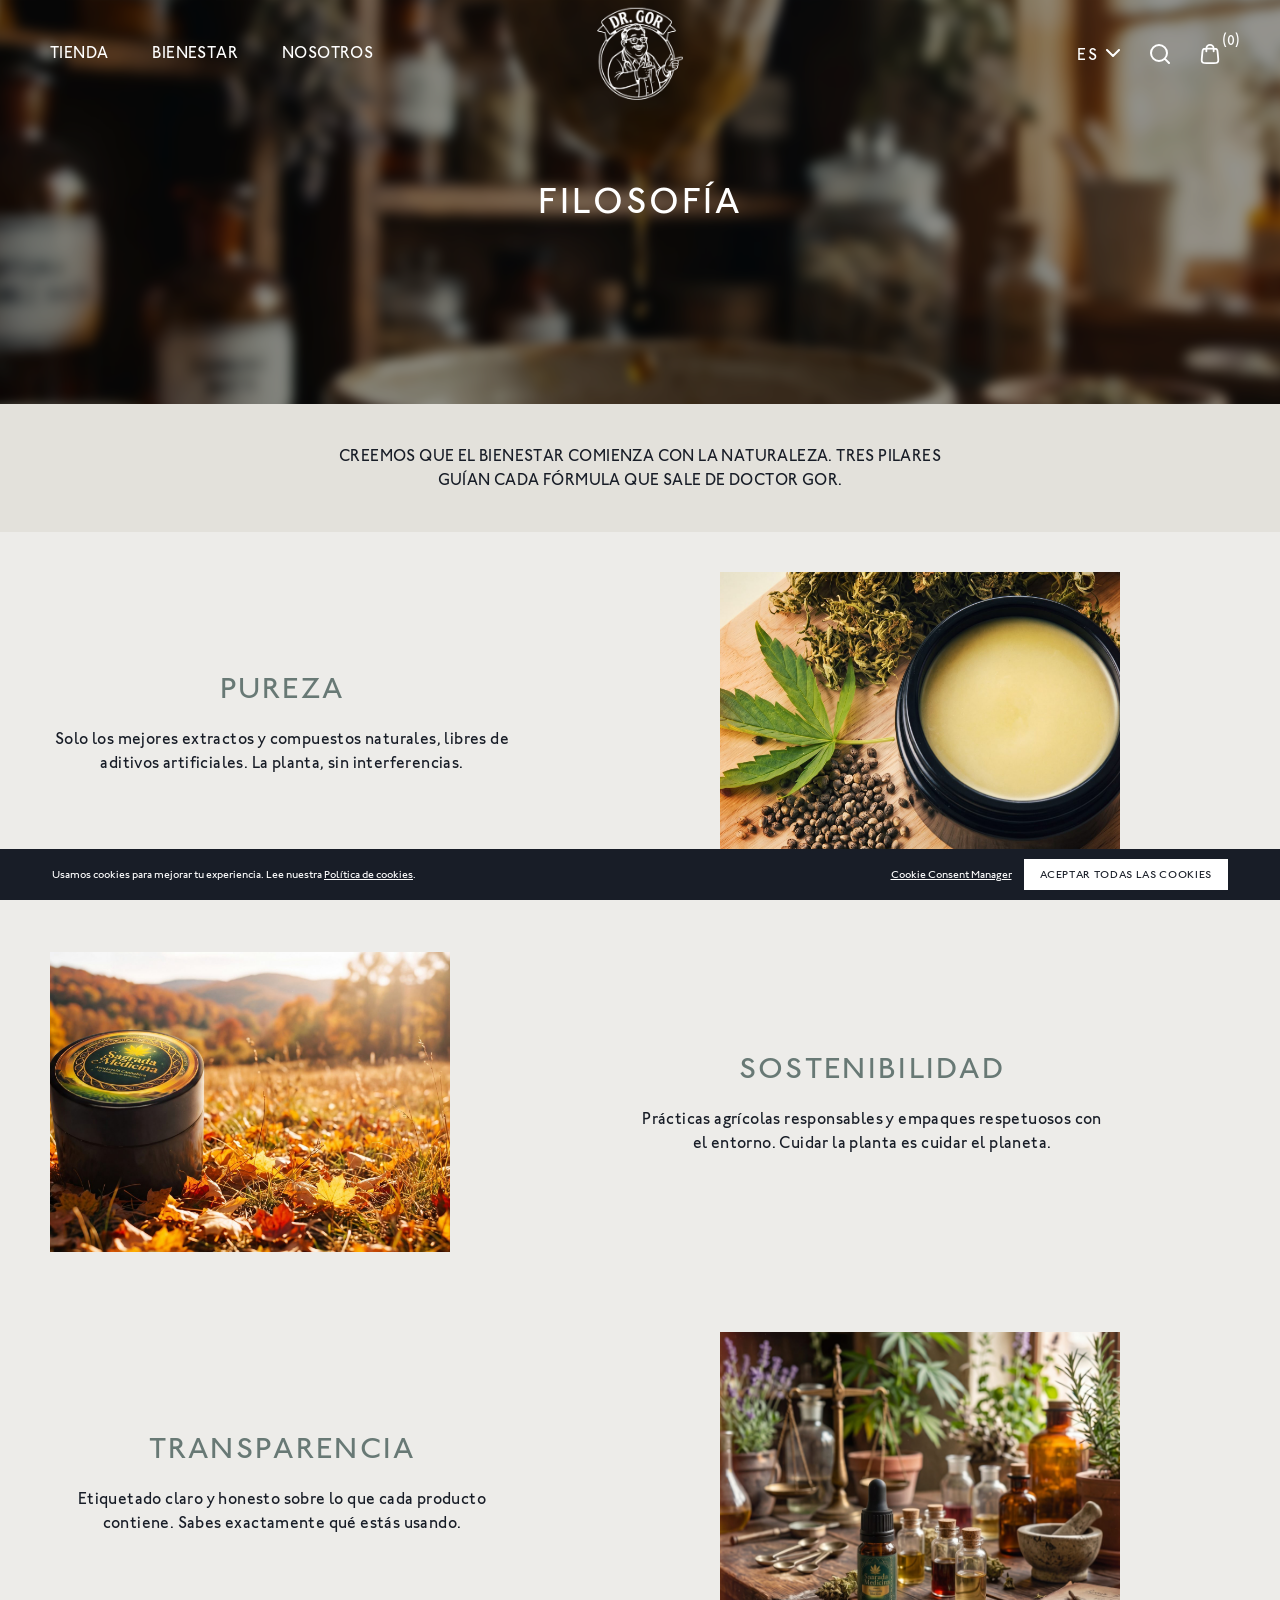
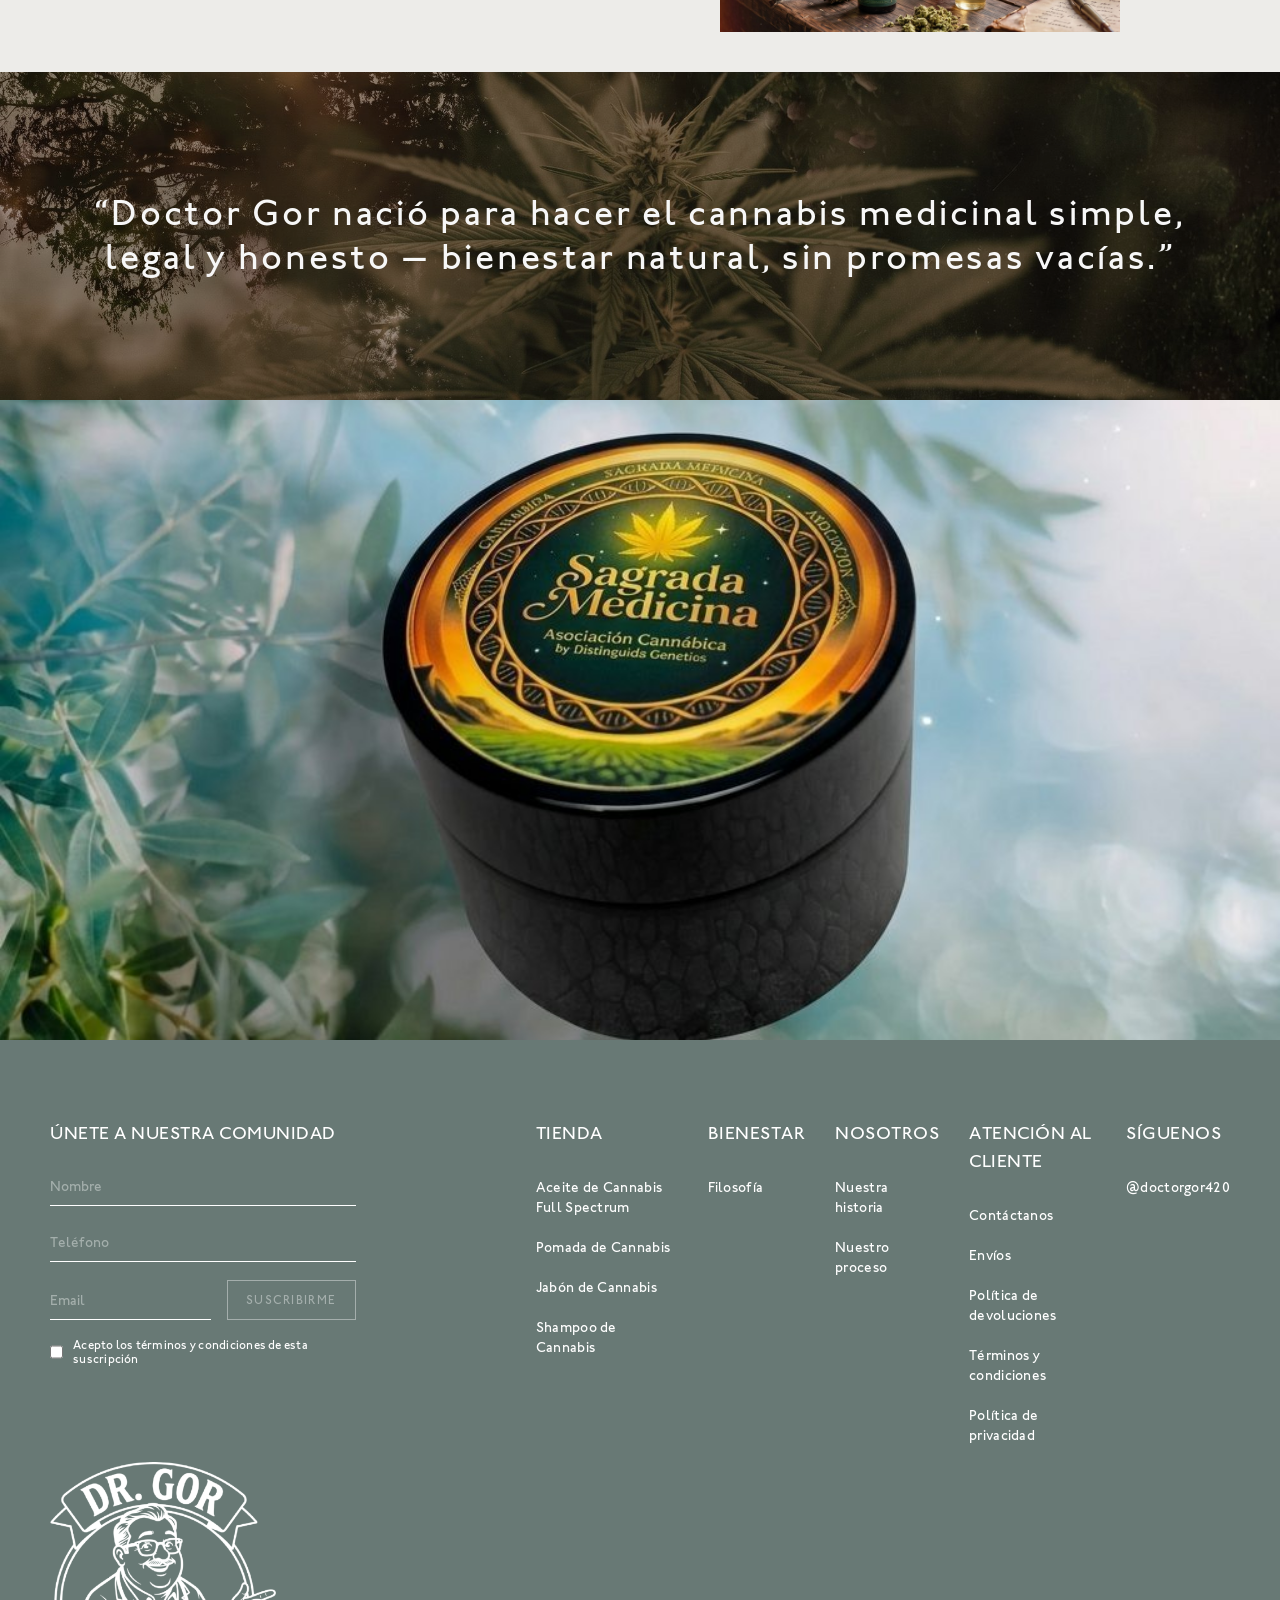
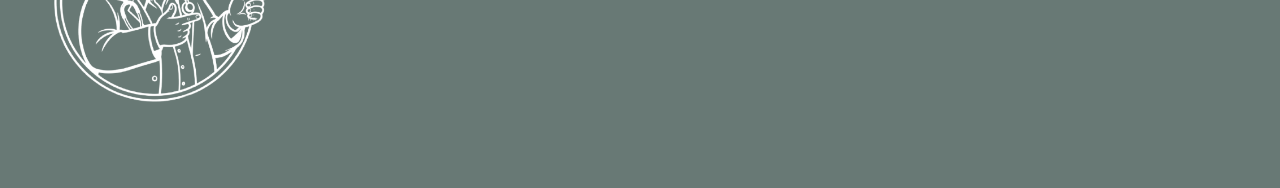
<file: filosofia.html>
<!doctype html>
<html lang="es">
<head>
  <meta charset="UTF-8" />
  <meta name="viewport" content="width=device-width, initial-scale=1.0" />
  <link rel="icon" type="image/png" href="/favicon.png" />
  <link rel="apple-touch-icon" href="/favicon.png" />
  <title>Filosofía — Doctor Gor</title>
  <link rel="stylesheet" href="/theme.css" />
  <link rel="stylesheet" href="/overrides.css" />
  <link rel="stylesheet" href="/subpage.css" />
  <script type="module" crossorigin src="/assets/cart-Deg98O0e.js"></script>
</head>
<body class="dg-info transparent-header-no-spacing">
  <div id="header-group">
      <!-- BEGIN sections: header-group -->
<div id="shopify-section-sections--23087762112747__header" class="shopify-section shopify-section-group-header-group">






<header>

  <div class="inner">

    
    <button id="menu-btn" class="" aria-label="Main menu button"></button>

    
    <nav id="main-nav" class="">

      <div id="secondary-menu-bg" class=""></div>

      <div id="main-menu">
        <div class="primary-menu">
          <ul>
            
              <li class="primary-nav-item has-items">
                <a href="javascript:;">Tienda</a>

                
                

                  
                  
                  
                    
                      

                  <div class="secondary-menu inner-menu has-tertiary-menu">
                    <button class="menu-back-button">Tienda</button>
                    <ul><li class="secondary-nav-item has-items"><a href="javascript:;">Sagrada Medicina</a><div class="tertiary-menu inner-menu"><button class="menu-back-button">Sagrada Medicina</button><ul><li class="tertiary-nav-item"><a href="/aceite.html">Aceite de Cannabis Full Spectrum</a></li><li class="tertiary-nav-item"><a href="/pomada.html">Pomada de Cannabis</a></li><li class="tertiary-nav-item"><a href="/jabon.html">Jabón de Cannabis</a></li><li class="tertiary-nav-item"><a href="/shampoo.html">Shampoo de Cannabis</a></li></ul></div></li></ul>
                  </div>
                

              </li>
            
              <li class="primary-nav-item has-items">
                <a href="javascript:;">Bienestar</a>

                
                

                  
                  
                  
                    
                  
                    
                  
                    
                  
                    
                  

                  <div class="secondary-menu inner-menu ">
                    <button class="menu-back-button">Bienestar</button>
                    <ul><li class="secondary-nav-item"><a href="/filosofia.html">Filosofía</a></li></ul>
                  </div>
                

              </li>
            
              <li class="primary-nav-item has-items">
                <a href="javascript:;">Nosotros</a>

                
                

                  
                  
                  
                    
                  
                    
                  
                    
                  
                    
                  

                  <div class="secondary-menu inner-menu ">
                    <button class="menu-back-button">Nosotros</button>
                    <ul><li class="secondary-nav-item"><a href="/nuestra-historia.html">Nuestra historia</a></li><li class="secondary-nav-item"><a href="/nuestro-proceso.html">Nuestro proceso</a></li><li class="secondary-nav-item"><a href="#" data-open-contact="">Contáctanos</a></li></ul>
                  </div>
                

              </li>
            
          </ul>
        </div>
      </div>

      <div id="mobile-utilities">
        <ul>
          <li class="has-items">
            <button id="mobile-currency-button" class="currency-flag currency-USD">
              <label>US</label>
            </button>
          </li>
        </ul>
      </div>

      
      <div id="currency-menu">
        <button class="menu-back-button currency-flag currency-USD">
          <label>US</label>
        </button>
        

<ul>

  
  

    
      
        
        
          <li><a href="https://wildsmithskin.com/" class="currency-flag currency-UK"><label>UK</label></a></li>
        
          <li><a href="https://eu.wildsmithskin.com/" class="currency-flag currency-EU"><label>EU</label></a></li>
        
      
    

  
  

</ul>


      </div>

    </nav>

    
    <a id="header-logo" href="/">
      <img class="dark" src="/images/drgor-logo.png" alt="Doctor Gor" width="200">
      <img class="light" src="/images/drgor-logo.png" alt="Doctor Gor" width="200">
    </a>

    
    <div id="nav-utilities">

      
      <button id="desktop-currency-button" class="dg-lang-toggle" aria-label="Cambiar idioma" data-lang-toggle=""><label>ES</label></button>

      
      <button id="search-button" aria-label="Search button"></button>

      

      <button id="cart-button" aria-label="Cart button">
        <span class="count">0</span>
      </button>

    </div>

  </div>

</header>


</div><div id="shopify-section-sections--23087762112747__predictive_search" class="shopify-section shopify-section-group-header-group">







<aside id="predictive-search" class="">
  <div class="modal">
    <div id="predictive-search-top">
      <div class="section-content">
        
        <div class="search-form">
          <form id="predictive-search-form">
            <input placeholder="Buscar productos" type="search" value="" name="q" id="predictive-search-input" aria-label="Buscar" autocomplete="off" autocorrect="off">
            <button class="clear" type="button" aria-label="Limpiar">Limpiar</button>
          </form>
          
          <button type="button" class="close-btn" aria-label="Close search"></button>
        </div>
      </div>
    </div>

    
    <div id="predictive-search-results">
      <div class="section-content">
        <div class="products">
          <div class="heading">
            <div class="h3">Products</div>
            <p class="results-count"></p>
          </div>
          <div class="grid"></div>
        </div>
      </div>
    </div>

    <div id="predictive-search-empty" class="active">
      <div class="section-content">
        <div class="links">
          <div class="h3">Búsquedas populares</div>
          <ul>
            <li><a href="/aceite.html">Aceite de Cannabis Full Spectrum</a></li>
            <li><a href="/pomada.html">Pomada de Cannabis</a></li>
            <li><a href="/jabon.html">Jabón de Cannabis</a></li>
            <li><a href="/shampoo.html">Shampoo de Cannabis</a></li>
          </ul>
        </div>
        <div class="products">
          <div class="h3">Productos populares</div>
          <div class="grid">
            <div class="grid-item">
              <div class="card product-card" data-product-id="aceite">
                <a class="inner" href="/aceite.html">
                  <div class="upper"><img class="first-image object-cover" src="/images/gotero.png" alt="Aceite"></div>
                  <div class="lower"><div class="h3 product-title">Aceite de Cannabis Full Spectrum</div><div class="prices">S/ 150.00</div></div>
                </a>
              </div>
            </div>
            <div class="grid-item">
              <div class="card product-card" data-product-id="pomada">
                <a class="inner" href="/pomada.html">
                  <div class="upper"><img class="first-image object-cover" src="/images/pomada.png" alt="Pomada"></div>
                  <div class="lower"><div class="h3 product-title">Pomada de Cannabis</div><div class="prices">S/ 100.00</div></div>
                </a>
              </div>
            </div>
            <div class="grid-item">
              <div class="card product-card" data-product-id="jabon">
                <a class="inner" href="/jabon.html">
                  <div class="upper"><img class="first-image object-cover" src="/images/jabon.png" alt="Jabón"><span class="dg-soldout">Agotado</span></div>
                  <div class="lower"><div class="h3 product-title">Jabón de Cannabis</div><div class="prices">S/ 39.00</div></div>
                </a>
              </div>
            </div>
            <div class="grid-item">
              <div class="card product-card" data-product-id="shampoo">
                <a class="inner" href="/shampoo.html">
                  <div class="upper"><img class="first-image object-cover" src="/images/shampoo.png" alt="Shampoo"><span class="dg-soldout">Agotado</span></div>
                  <div class="lower"><div class="h3 product-title">Shampoo de Cannabis</div><div class="prices">S/ 49.00</div></div>
                </a>
              </div>
            </div>
          </div>
        </div>
      </div>
    </div>
  </div>
  </aside>


</div>
<!-- END sections: header-group -->
    </div>

  <section class="section-banner">
    <picture>
      <img class="object-cover dg-blur-img" src="/images/filosofia.jpeg" alt="" loading="eager">
    </picture>
    <div class="darken-overlay" style="opacity: 0.42;"></div>
    <div class="section-content">
      <div class="content-container">
        <h1 class="h1">FILOSOFÍA</h1>
      </div>
    </div>
  </section>

  <section class="section-text-intro">
    <div class="section-content">
      <div class="content-container">
        <p>Creemos que el bienestar comienza con la naturaleza. Tres pilares guían cada fórmula que sale de Doctor Gor.</p>
      </div>
    </div>
  </section>

<section class="section-content-and-media">
  <div class="section-content">
    <div class="grid">
      <div class="grid-item content">
        <div class="content-container">
          <h2 class="h2">PUREZA</h2>
          <p>Solo los mejores extractos y compuestos naturales, libres de aditivos artificiales. La planta, sin interferencias.</p>
        </div>
      </div>
      <div class="grid-item media">
        <div class="media-container">
          <picture><img class="object-cover" src="/images/pureza.jpeg" alt="PUREZA" loading="lazy"></picture>
        </div>
      </div>
    </div>
  </div>
</section>

<section class="section-content-and-media reverse-order">
  <div class="section-content">
    <div class="grid">
      <div class="grid-item content">
        <div class="content-container">
          <h2 class="h2">SOSTENIBILIDAD</h2>
          <p>Prácticas agrícolas responsables y empaques respetuosos con el entorno. Cuidar la planta es cuidar el planeta.</p>
        </div>
      </div>
      <div class="grid-item media">
        <div class="media-container">
          <picture><img class="object-cover" src="/images/sostenibilidad.jpeg" alt="SOSTENIBILIDAD" loading="lazy"></picture>
        </div>
      </div>
    </div>
  </div>
</section>

<section class="section-content-and-media">
  <div class="section-content">
    <div class="grid">
      <div class="grid-item content">
        <div class="content-container">
          <h2 class="h2">TRANSPARENCIA</h2>
          <p>Etiquetado claro y honesto sobre lo que cada producto contiene. Sabes exactamente qué estás usando.</p>
        </div>
      </div>
      <div class="grid-item media">
        <div class="media-container">
          <picture><img class="object-cover" style="transform:scale(1.1)" src="/images/transparencia.jpeg" alt="TRANSPARENCIA" loading="lazy"></picture>
        </div>
      </div>
    </div>
  </div>
</section>

  <section class="section-quote-carousel">
    <picture>
      <img class="object-cover" src="/images/double.jpeg" alt="" loading="lazy">
    </picture>
    <div class="darken-overlay" style="opacity: 0.28;"></div>
    <div class="section-content">
      <blockquote>“Doctor Gor nació para hacer el cannabis medicinal simple, legal y honesto — bienestar natural, sin promesas vacías.”</blockquote>
    </div>
  </section>

  <section class="section-full-width-media one-block">
    <div class="section-content">
      <div class="grid">
        <div class="grid-item">
          <picture><img class="object-cover" src="/images/pomada cuidado.jpeg" alt="" loading="lazy"></picture>
        </div>
      </div>
    </div>
  </section>

<footer>
  <div class="inner">
    <div id="footer-signup">
        <div class="h3">Únete a nuestra comunidad</div>
        <form id="dg-newsletter" class="dg-newsletter">
          <input type="text" name="nombre" placeholder="Nombre" autocomplete="name">
          <input type="tel" name="telefono" placeholder="Teléfono" autocomplete="tel">
          <div class="dg-newsletter-row">
            <input type="email" name="email" placeholder="Email" autocomplete="email" required="">
            <button type="submit">Suscribirme</button>
          </div>
          <label class="dg-terms"><input type="checkbox" required=""> Acepto los términos y condiciones de esta suscripción</label>
        </form></div>

    <div id="footer-menus"><div class="footer-menu"><div class="h3">Tienda</div><ul><li><a href="/aceite.html">Aceite de Cannabis Full Spectrum</a></li><li><a href="/pomada.html">Pomada de Cannabis</a></li><li><a href="/jabon.html">Jabón de Cannabis</a></li><li><a href="/shampoo.html">Shampoo de Cannabis</a></li></ul></div><div class="footer-menu"><div class="h3">Bienestar</div><ul><li><a href="/filosofia.html">Filosofía</a></li></ul></div><div class="footer-menu"><div class="h3">Nosotros</div><ul><li><a href="/nuestra-historia.html">Nuestra historia</a></li><li><a href="/nuestro-proceso.html">Nuestro proceso</a></li></ul></div><div class="footer-menu"><div class="h3">Atención al cliente</div><ul><li><a href="#" data-open-contact="">Contáctanos</a></li><li><a href="/envios.html">Envíos</a></li><li><a href="/devoluciones.html">Política de devoluciones</a></li><li><a href="/terminos.html">Términos y condiciones</a></li><li><a href="/privacidad.html">Política de privacidad</a></li></ul></div><div class="footer-menu"><div class="h3">Síguenos</div><ul><li><a href="https://www.instagram.com/doctorgor420/">@doctorgor420</a></li></ul></div></div>

    <div class="dg-footer-brand"><img src="/images/drgor-logo.png" alt="Doctor Gor" width="360"></div>

    <div id="footer-bottom">
    </div>
  </div>
</footer>

<aside id="cart-drawer" class="drawer" data-cart-item-count="0" data-cart-empty="true">
  <div class="background-scrim object-cover"></div>

  
  <div class="panel"><div id="dg-cart">
        <header class="dg-head"><h2>Tu bolsa</h2><button id="dg-close" aria-label="Cerrar">×</button></header>
        <div id="dg-items"></div>
        <footer class="dg-foot">
          <div class="dg-row"><span>Subtotal</span><span id="dg-subtotal">S/ 0.00</span><a id="dg-order" class="dg-order" href="#">Pedir</a></div>
          <p id="dg-note" class="dg-note"></p>
        </footer>
      </div></div>

  
  
<div id="cart-gift-box" class="cart-modal" style="display:none;">
  <div class="modal">
    <div class="grid">
      <div class="grid-item">
        <img src="https://us.wildsmithskin.com/cdn/shopifycloud/storefront/assets/no-image-2048-a2addb12_600x.gif" alt="" loading="lazy">
      </div>
      <div class="grid-item">
        <div class="details">
          <div class="h3">Caja de regalo</div>
          <p>Add a gift box to your order. Our Gift Boxes hold up to three medium sized items</p>
          <span class="price"></span>
          <button class="btn btn-outline add-to-cart" data-first-variant-id="">
            Añadir a la bolsa
          </button>
        </div>
      </div>
    </div>
    
    <button type="button" class="close-btn" aria-label="Close gift box modal"></button>
  </div>
</div>


<div id="cart-note" class="cart-modal">
  <div class="modal">
    <div class="details">
      <div class="h3">Note</div>
      <p>Add a note to your order</p>
      <span class="price">Free</span>
      <textarea id="order-note" name="note" rows="4" maxlength="160" placeholder="Your note..."></textarea>
      <p class="error" style="display: none;">
        You've reached the maximum character limit for order notes.
      </p>
      <button class="btn btn-outline add-to-cart">Añadir a la bolsa</button>
    </div>
    
    <button type="button" class="close-btn" aria-label="Close note modal"></button>
  </div>
</div>

</aside>


<div id="onetrust-banner-sdk" class="otFlat bottom ot-wo-title vertical-align-content" tabindex="0" role="region" aria-label="Cookie banner" style="bottom: 0px;"><div role="dialog" aria-label="Privacy"><div class="ot-sdk-container"><div class="ot-sdk-row"><div id="onetrust-group-container" class="ot-sdk-eight ot-sdk-columns"><div class="banner_logo"></div><div id="onetrust-policy"><div id="onetrust-policy-text">Usamos cookies para mejorar tu experiencia. Lee nuestra <a href="/politicas.html">Política de cookies</a>.</div></div></div><div id="onetrust-button-group-parent" class="ot-sdk-three ot-sdk-columns"><div id="onetrust-button-group"><button id="onetrust-pc-btn-handler" aria-label="Cookie Consent Manager, Opens the preference center dialog" class="cookie-setting-link">Cookie Consent Manager</button>  <button id="onetrust-accept-btn-handler">Aceptar todas las cookies</button></div></div></div></div><!-- Close Button --><div id="onetrust-close-btn-container"><button class="onetrust-close-btn-handler onetrust-close-btn-ui banner-close-button ot-close-icon" style="background-image: url(&quot;https://cdn.cookielaw.org/logos/static/ot_close.svg&quot;);" aria-label="Close"></button></div><!-- Close Button END--></div></div>
  

<div id="google_translate_element" style="position: absolute; left: -9999px; top: -9999px;"></div><script src="https://translate.google.com/translate_a/element.js?cb=googleTranslateElementInit" async=""></script><div id="dg-contact" class="dg-modal">
        <div class="dg-modal-scrim" data-close-contact=""></div>
        <form id="dg-contact-form" class="dg-modal-panel">
          <header class="dg-modal-head"><h2>Contáctanos</h2><button type="button" data-close-contact="" aria-label="Cerrar">×</button></header>
          <label>Nombre<input name="nombre" required=""></label>
          <label>Teléfono<input name="telefono" required=""></label>
          <label>Email<input type="email" name="email" required=""></label>
          <label>Mensaje<textarea name="mensaje" rows="4" required=""></textarea></label>
          <button type="submit" class="dg-modal-submit">Enviar</button>
        </form></div></body></html>
</file>
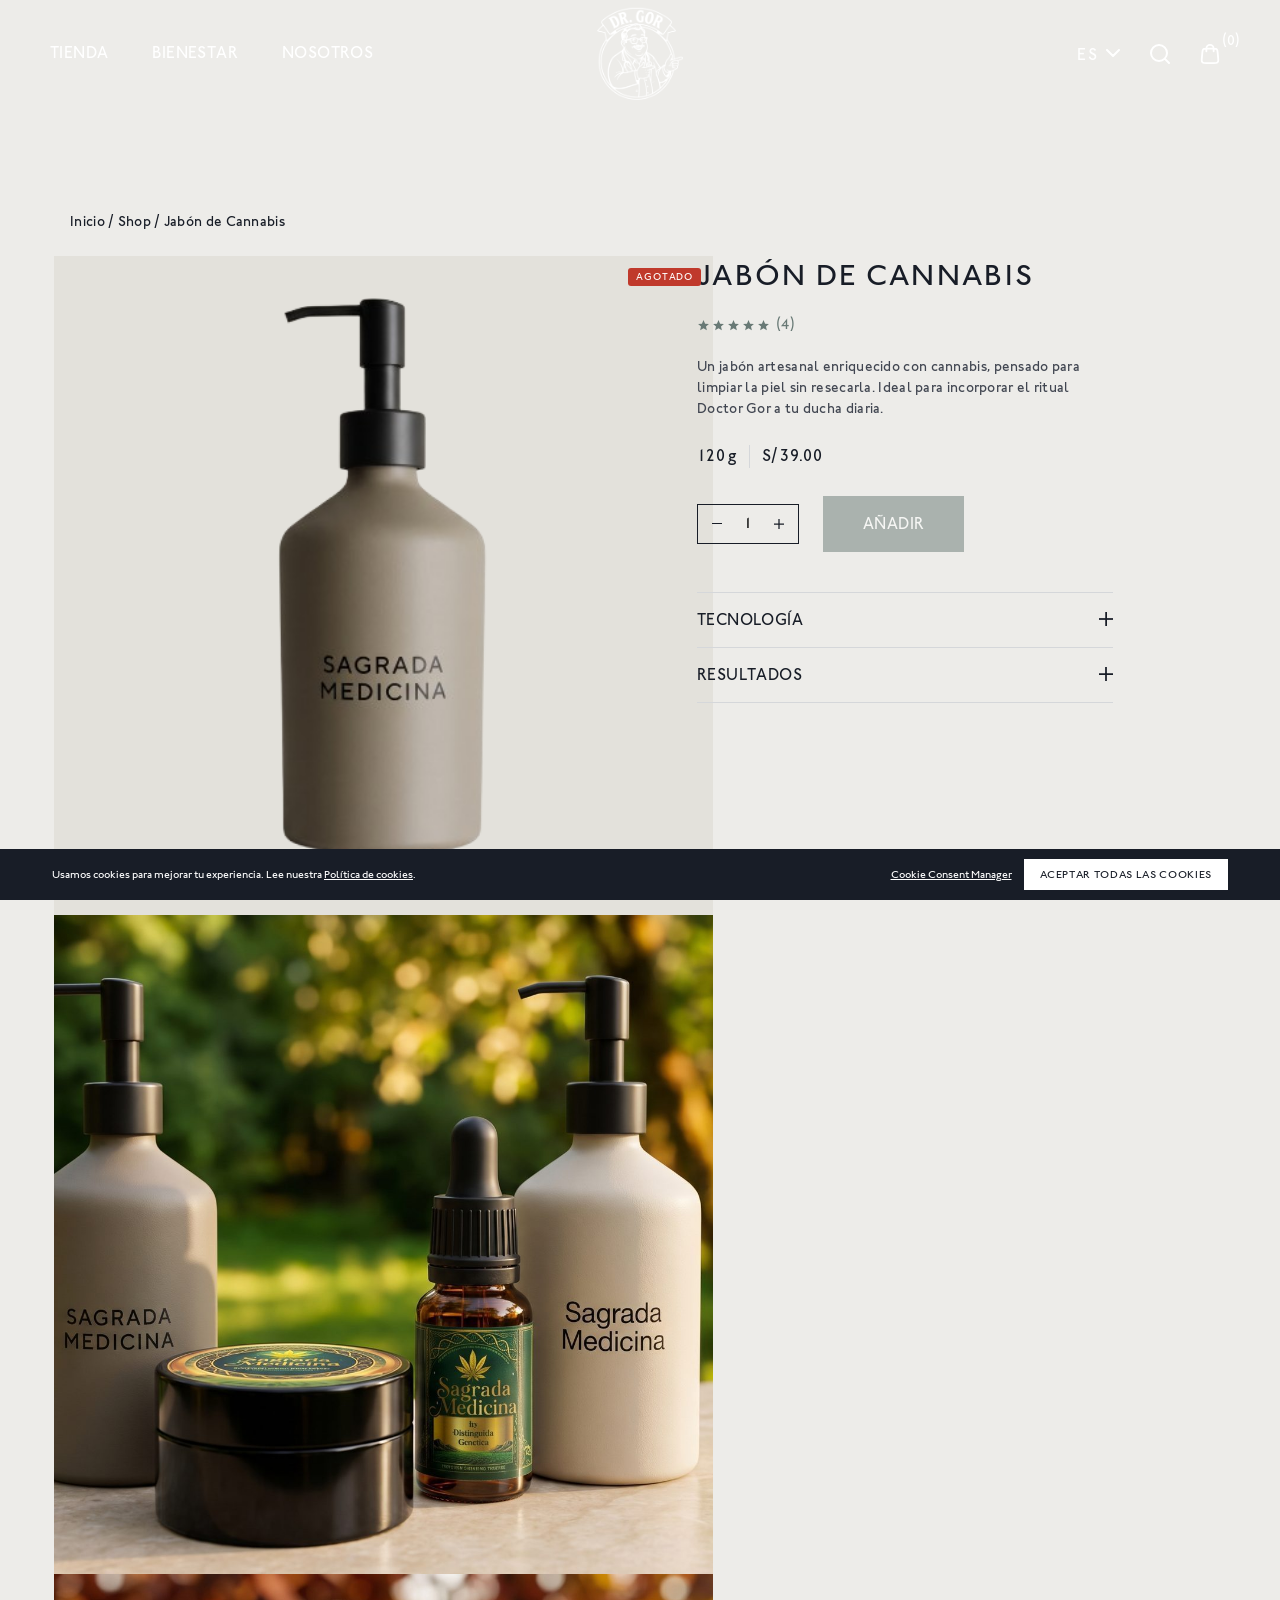
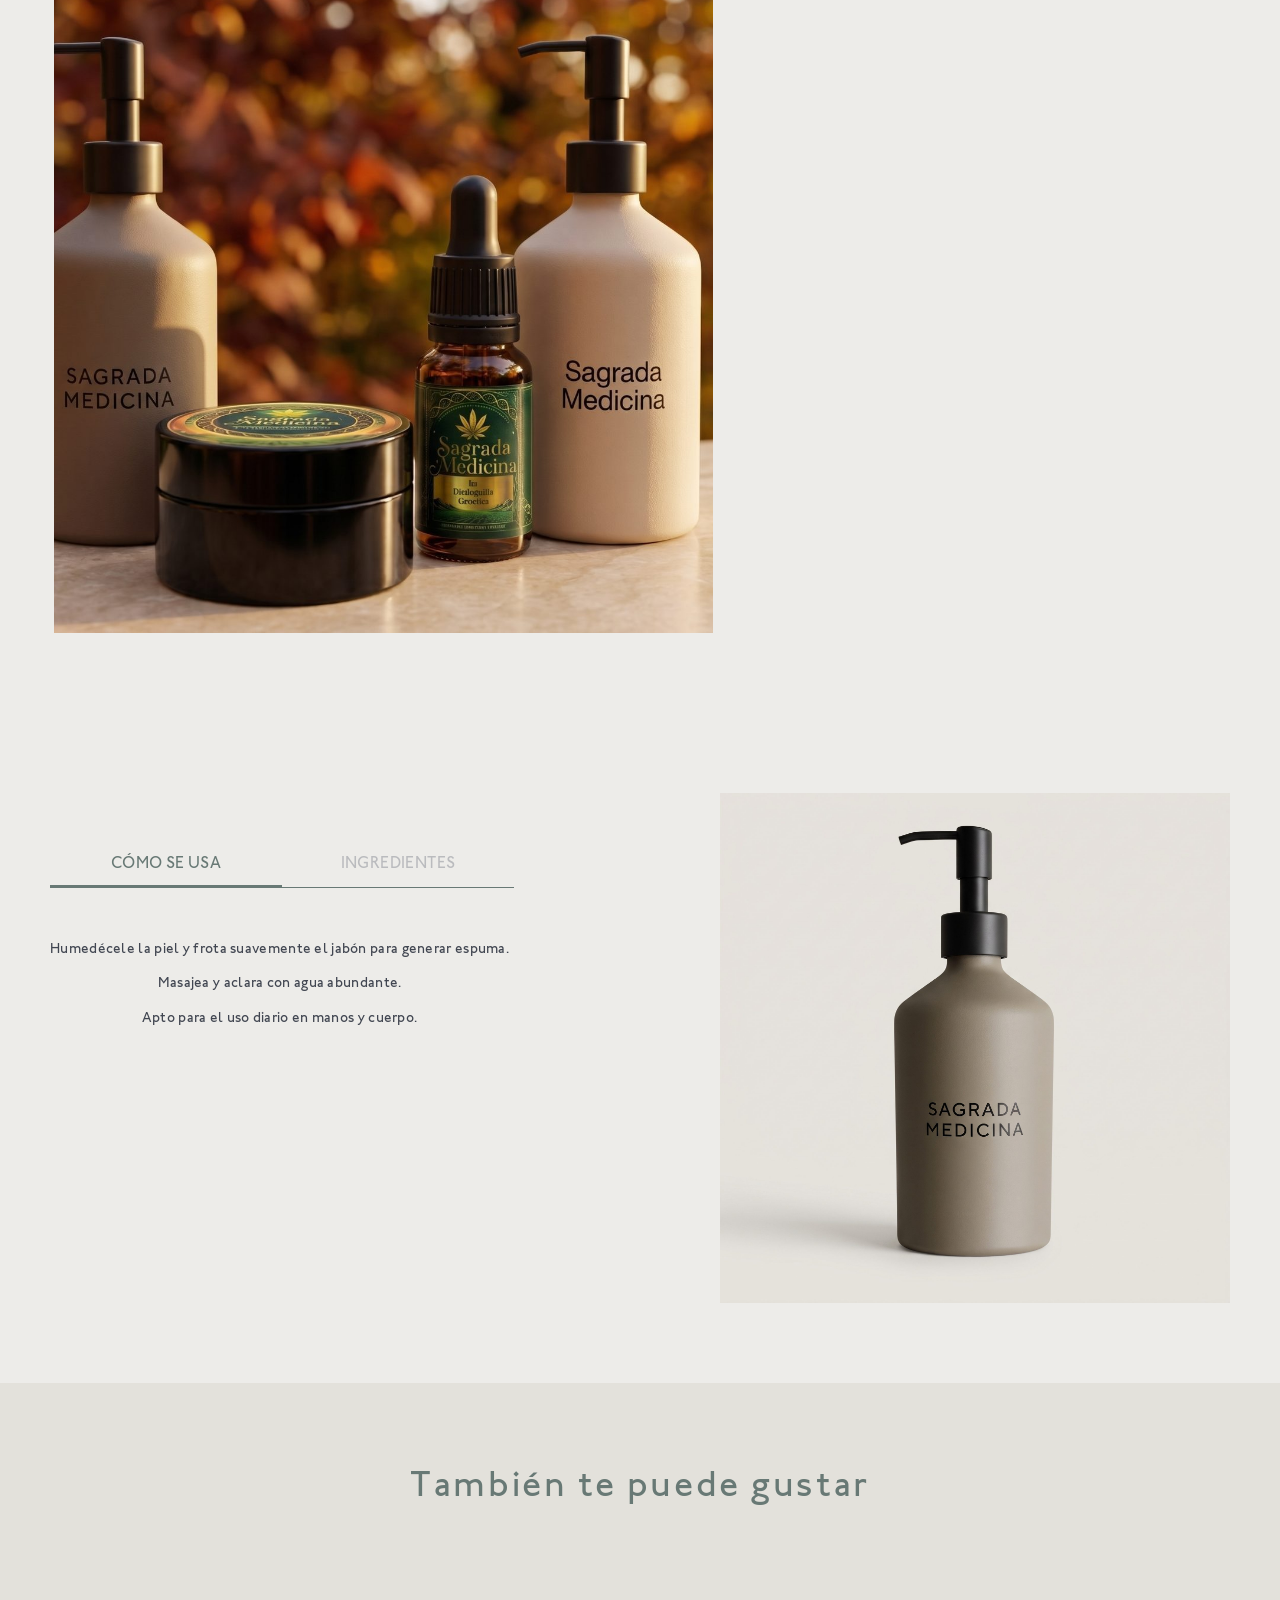
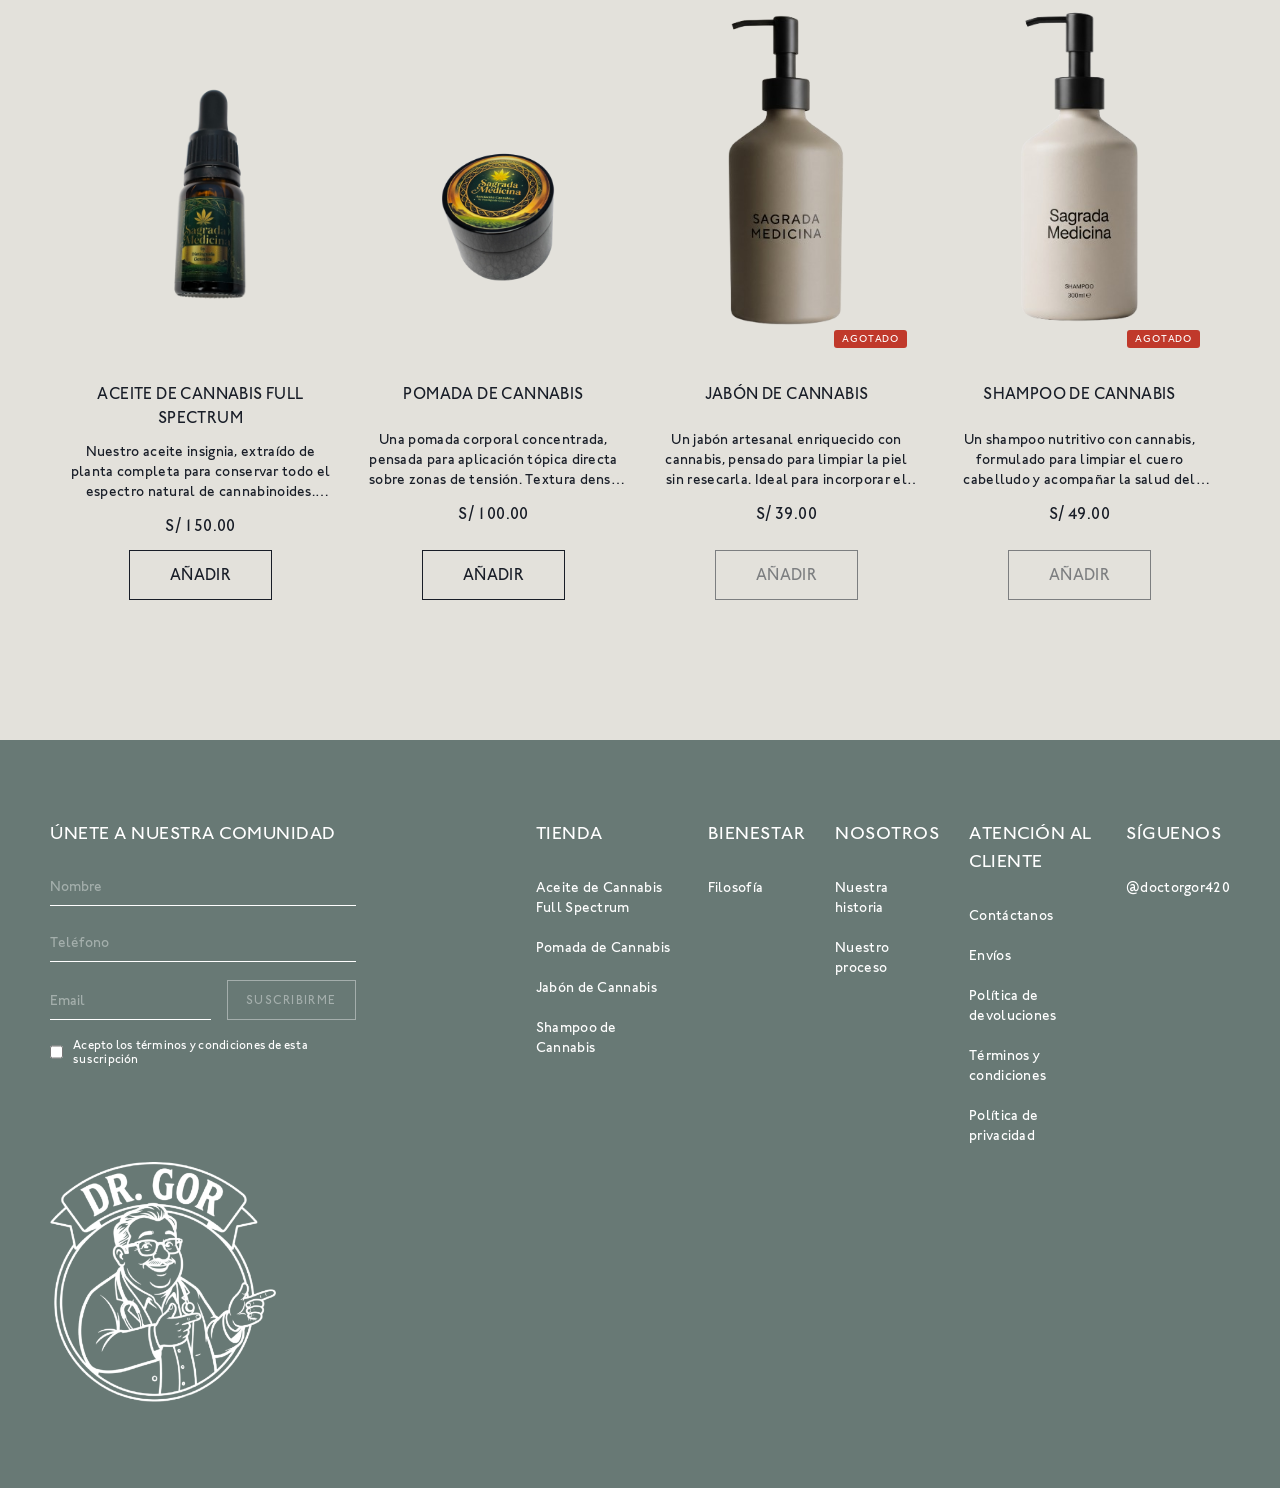
<file: jabon.html>
<!doctype html>
<html lang="es">
<head>
  <meta charset="UTF-8" />
  <meta name="viewport" content="width=device-width, initial-scale=1.0" />
  <link rel="icon" type="image/png" href="/favicon.png" />
  <link rel="apple-touch-icon" href="/favicon.png" />
  <title>Jabón de Cannabis — Doctor Gor</title>
  <link rel="stylesheet" href="/theme.css" />
  <link rel="stylesheet" href="/overrides.css" />
  <link rel="stylesheet" href="/subpage.css" />
  <script type="module" crossorigin src="/assets/cart-Deg98O0e.js"></script>
</head>
<body>
  <div id="header-group">
      <!-- BEGIN sections: header-group -->
<div id="shopify-section-sections--23087762112747__header" class="shopify-section shopify-section-group-header-group">






<header>

  <div class="inner">

    
    <button id="menu-btn" class="" aria-label="Main menu button"></button>

    
    <nav id="main-nav" class="">

      <div id="secondary-menu-bg" class=""></div>

      <div id="main-menu">
        <div class="primary-menu">
          <ul>
            
              <li class="primary-nav-item has-items">
                <a href="javascript:;">Tienda</a>

                
                

                  
                  
                  
                    
                      

                  <div class="secondary-menu inner-menu has-tertiary-menu">
                    <button class="menu-back-button">Tienda</button>
                    <ul><li class="secondary-nav-item has-items"><a href="javascript:;">Sagrada Medicina</a><div class="tertiary-menu inner-menu"><button class="menu-back-button">Sagrada Medicina</button><ul><li class="tertiary-nav-item"><a href="/aceite.html">Aceite de Cannabis Full Spectrum</a></li><li class="tertiary-nav-item"><a href="/pomada.html">Pomada de Cannabis</a></li><li class="tertiary-nav-item"><a href="/jabon.html">Jabón de Cannabis</a></li><li class="tertiary-nav-item"><a href="/shampoo.html">Shampoo de Cannabis</a></li></ul></div></li></ul>
                  </div>
                

              </li>
            
              <li class="primary-nav-item has-items">
                <a href="javascript:;">Bienestar</a>

                
                

                  
                  
                  
                    
                  
                    
                  
                    
                  
                    
                  

                  <div class="secondary-menu inner-menu ">
                    <button class="menu-back-button">Bienestar</button>
                    <ul><li class="secondary-nav-item"><a href="/filosofia.html">Filosofía</a></li></ul>
                  </div>
                

              </li>
            
              <li class="primary-nav-item has-items">
                <a href="javascript:;">Nosotros</a>

                
                

                  
                  
                  
                    
                  
                    
                  
                    
                  
                    
                  

                  <div class="secondary-menu inner-menu ">
                    <button class="menu-back-button">Nosotros</button>
                    <ul><li class="secondary-nav-item"><a href="/nuestra-historia.html">Nuestra historia</a></li><li class="secondary-nav-item"><a href="/nuestro-proceso.html">Nuestro proceso</a></li><li class="secondary-nav-item"><a href="#" data-open-contact="">Contáctanos</a></li></ul>
                  </div>
                

              </li>
            
          </ul>
        </div>
      </div>

      <div id="mobile-utilities">
        <ul>
          <li class="has-items">
            <button id="mobile-currency-button" class="currency-flag currency-USD">
              <label>US</label>
            </button>
          </li>
        </ul>
      </div>

      
      <div id="currency-menu">
        <button class="menu-back-button currency-flag currency-USD">
          <label>US</label>
        </button>
        

<ul>

  
  

    
      
        
        
          <li><a href="https://wildsmithskin.com/" class="currency-flag currency-UK"><label>UK</label></a></li>
        
          <li><a href="https://eu.wildsmithskin.com/" class="currency-flag currency-EU"><label>EU</label></a></li>
        
      
    

  
  

</ul>


      </div>

    </nav>

    
    <a id="header-logo" href="/">
      <img class="dark" src="/images/drgor-logo.png" alt="Doctor Gor" width="200">
      <img class="light" src="/images/drgor-logo.png" alt="Doctor Gor" width="200">
    </a>

    
    <div id="nav-utilities">

      
      <button id="desktop-currency-button" class="dg-lang-toggle" aria-label="Cambiar idioma" data-lang-toggle=""><label>ES</label></button>

      
      <button id="search-button" aria-label="Search button"></button>

      

      <button id="cart-button" aria-label="Cart button">
        <span class="count">0</span>
      </button>

    </div>

  </div>

</header>


</div><div id="shopify-section-sections--23087762112747__predictive_search" class="shopify-section shopify-section-group-header-group">







<aside id="predictive-search" class="">
  <div class="modal">
    <div id="predictive-search-top">
      <div class="section-content">
        
        <div class="search-form">
          <form id="predictive-search-form">
            <input placeholder="Buscar productos" type="search" value="" name="q" id="predictive-search-input" aria-label="Buscar" autocomplete="off" autocorrect="off">
            <button class="clear" type="button" aria-label="Limpiar">Limpiar</button>
          </form>
          
          <button type="button" class="close-btn" aria-label="Close search"></button>
        </div>
      </div>
    </div>

    
    <div id="predictive-search-results">
      <div class="section-content">
        <div class="products">
          <div class="heading">
            <div class="h3">Products</div>
            <p class="results-count"></p>
          </div>
          <div class="grid"></div>
        </div>
      </div>
    </div>

    <div id="predictive-search-empty" class="active">
      <div class="section-content">
        <div class="links">
          <div class="h3">Búsquedas populares</div>
          <ul>
            <li><a href="/aceite.html">Aceite de Cannabis Full Spectrum</a></li>
            <li><a href="/pomada.html">Pomada de Cannabis</a></li>
            <li><a href="/jabon.html">Jabón de Cannabis</a></li>
            <li><a href="/shampoo.html">Shampoo de Cannabis</a></li>
          </ul>
        </div>
        <div class="products">
          <div class="h3">Productos populares</div>
          <div class="grid">
            <div class="grid-item">
              <div class="card product-card" data-product-id="aceite">
                <a class="inner" href="/aceite.html">
                  <div class="upper"><img class="first-image object-cover" src="/images/gotero.png" alt="Aceite"></div>
                  <div class="lower"><div class="h3 product-title">Aceite de Cannabis Full Spectrum</div><div class="prices">S/ 150.00</div></div>
                </a>
              </div>
            </div>
            <div class="grid-item">
              <div class="card product-card" data-product-id="pomada">
                <a class="inner" href="/pomada.html">
                  <div class="upper"><img class="first-image object-cover" src="/images/pomada.png" alt="Pomada"></div>
                  <div class="lower"><div class="h3 product-title">Pomada de Cannabis</div><div class="prices">S/ 100.00</div></div>
                </a>
              </div>
            </div>
            <div class="grid-item">
              <div class="card product-card" data-product-id="jabon">
                <a class="inner" href="/jabon.html">
                  <div class="upper"><img class="first-image object-cover" src="/images/jabon.png" alt="Jabón"><span class="dg-soldout">Agotado</span></div>
                  <div class="lower"><div class="h3 product-title">Jabón de Cannabis</div><div class="prices">S/ 39.00</div></div>
                </a>
              </div>
            </div>
            <div class="grid-item">
              <div class="card product-card" data-product-id="shampoo">
                <a class="inner" href="/shampoo.html">
                  <div class="upper"><img class="first-image object-cover" src="/images/shampoo.png" alt="Shampoo"><span class="dg-soldout">Agotado</span></div>
                  <div class="lower"><div class="h3 product-title">Shampoo de Cannabis</div><div class="prices">S/ 49.00</div></div>
                </a>
              </div>
            </div>
          </div>
        </div>
      </div>
    </div>
  </div>
  </aside>


</div>
<!-- END sections: header-group -->
    </div>

  <section id="product-top" data-product-id="jabon">
    <div class="section-content">
      <div class="breadcrumbs">
        <div class="inner">
          <a href="/">Inicio</a> / <a href="/#productos">Shop</a> / <span>Jabón de Cannabis</span>
        </div>
      </div>

      <div id="product-gallery">
        <div class="gallery-slides">
          <div class="gallery-slide"><img src="/images/jabon.png" alt="Jabón de Cannabis" loading="lazy"><span class="dg-soldout">Agotado</span></div>
          <div class="gallery-slide"><img src="/images/productos1.jpeg" alt="Jabón de Cannabis" loading="lazy"></div>
          <div class="gallery-slide"><img src="/images/productos2.jpeg" alt="Jabón de Cannabis" loading="lazy"></div>
        </div>
      </div>

      <div id="product-info">
        <div class="inner">
          <div id="product-title"><h1 class="h1">Jabón de Cannabis</h1></div>

          <a class="dg-stars" aria-label="Valoración 5 de 5"><svg viewBox="0 0 24 24" aria-hidden="true"><path d="M12 2l2.9 6.6 7.1.6-5.4 4.7 1.6 7-6.2-3.7-6.2 3.7 1.6-7L2 9.2l7.1-.6z"/></svg><svg viewBox="0 0 24 24" aria-hidden="true"><path d="M12 2l2.9 6.6 7.1.6-5.4 4.7 1.6 7-6.2-3.7-6.2 3.7 1.6-7L2 9.2l7.1-.6z"/></svg><svg viewBox="0 0 24 24" aria-hidden="true"><path d="M12 2l2.9 6.6 7.1.6-5.4 4.7 1.6 7-6.2-3.7-6.2 3.7 1.6-7L2 9.2l7.1-.6z"/></svg><svg viewBox="0 0 24 24" aria-hidden="true"><path d="M12 2l2.9 6.6 7.1.6-5.4 4.7 1.6 7-6.2-3.7-6.2 3.7 1.6-7L2 9.2l7.1-.6z"/></svg><svg viewBox="0 0 24 24" aria-hidden="true"><path d="M12 2l2.9 6.6 7.1.6-5.4 4.7 1.6 7-6.2-3.7-6.2 3.7 1.6-7L2 9.2l7.1-.6z"/></svg><span class="count">(4)</span></a>

          <div id="product-description"><p>Un jabón artesanal enriquecido con cannabis, pensado para limpiar la piel sin resecarla. Ideal para incorporar el ritual Doctor Gor a tu ducha diaria.</p></div>

          <div id="product-price">
            <span class="only-variant">120 g</span>
            <span class="price">S/ 39.00</span>
          </div>

          <div id="product-cta">
            <div class="quantity-selector" role="group" aria-label="Cantidad">
              <button type="button" class="quantity-decrease" aria-label="Menos"></button>
              <input type="number" name="quantity" id="quantity" value="1" min="1" inputmode="numeric" readonly>
              <button type="button" class="quantity-increase" aria-label="Más"></button>
            </div>
            <button class="btn btn-solid add-to-cart" data-product-id="jabon" disabled>Añadir</button>
          </div>

          <div id="product-specs">
            <details class="accordion">
              <summary class="accordion-title"><h2 class="h2">Tecnología</h2></summary>
              <div class="accordion-content">
                <p>LIMPIADORES SUAVES — de origen vegetal eliminan las impurezas sin resecar ni alterar la barrera de la piel.</p>
            <p>EXTRACTO DE CANNABIS — aporta un cuidado extra y una sensación de bienestar durante el baño.</p>
              </div>
            </details>
            <details class="accordion">
              <summary class="accordion-title"><h2 class="h2">Resultados</h2></summary>
              <div class="accordion-content">
                <p>Dirigido a — limpieza diaria, piel sensible, sensación de frescura y cuidado natural.</p>
            <p>95% lo encontró suave con la piel*</p>
            <p>91% notó la piel limpia y confortable*</p>
            <p>88% destacó su aroma natural*</p>
            <p>*En pruebas de consumo, durante 30 días con 29 participantes.</p>
              </div>
            </details>
          </div>
        </div>
      </div>
    </div>
  </section>

  <section id="product-content-and-media" class="section-content-and-media dual-content">
    <div class="section-content">
      <div class="grid">
        <div class="grid-item content">
          <div class="tabs">
            <button class="tab active" type="button" data-tab-index="0">Cómo se usa</button>
            <button class="tab" type="button" data-tab-index="1">Ingredientes</button>
          </div>
          <div class="content-container" style="min-height: 320px;">
            <div class="slide active init" data-slide-index="0">
              <p>Humedécele la piel y frota suavemente el jabón para generar espuma.</p>
            <p>Masajea y aclara con agua abundante.</p>
            <p>Apto para el uso diario en manos y cuerpo.</p>
            </div>
            <div class="slide" data-slide-index="1">
              <p>Aceite de oliva, aceite de coco, extracto de cannabis, manteca de karité, aceites esenciales naturales.</p>
            </div>
          </div>
        </div>
        <div class="grid-item media">
          <div class="media-container">
            <img src="/images/jabon.jpeg" alt="Jabón de Cannabis" loading="lazy">
          </div>
        </div>
      </div>
    </div>
  </section>

  <section class="section-product-recommender" id="productos">
    <div class="section-content">
      <h2 class="h2">También te puede gustar</h2>
      <div class="dg-related-grid">
<div class="card product-card" data-product-id="aceite" data-dg-index="0">
  <a class="inner" href="/aceite.html">
    <div class="upper">
      <picture><img class="first-image object-cover" src="/images/gotero.png" alt="Aceite de Cannabis Full Spectrum" loading="lazy"></picture>
      <picture><img class="second-image object-cover" src="/images/aceitec.jpeg" alt="Aceite de Cannabis Full Spectrum" loading="lazy"></picture>
      <span class="dg-hover-quote">“Me encanta su aroma, lo tengo en mi mesa de noche…”</span>
    </div>
    <div class="lower">
      <div>
        <div class="h3 product-title">Aceite de Cannabis Full Spectrum</div>
      </div>
      <div>
        <p class="product-description">Nuestro aceite insignia, extraído de planta completa para conservar todo el espectro natural de cannabinoides. Pensado para acompañar tu rutina diaria de bienestar.</p>
        <div class="prices">S/ 150.00</div>
        <button class="btn btn-outline shop-now" href="#">Añadir</button>
      </div>
    </div>
  </a>
</div>
<div class="card product-card" data-product-id="pomada" data-dg-index="1">
  <a class="inner" href="/pomada.html">
    <div class="upper">
      <picture><img class="first-image object-cover" src="/images/pomada.png" alt="Pomada de Cannabis" loading="lazy"></picture>
      <picture><img class="second-image object-cover" src="/images/cremapomada.jpeg" alt="Pomada de Cannabis" loading="lazy"></picture>
      <span class="dg-hover-quote">“Su textura es suave y me ha ayudado mucho, la llevo siempre conmigo”</span>
    </div>
    <div class="lower">
      <div>
        <div class="h3 product-title">Pomada de Cannabis</div>
      </div>
      <div>
        <p class="product-description">Una pomada corporal concentrada, pensada para aplicación tópica directa sobre zonas de tensión. Textura densa que se absorbe sin sensación grasosa.</p>
        <div class="prices">S/ 100.00</div>
        <button class="btn btn-outline shop-now" href="#">Añadir</button>
      </div>
    </div>
  </a>
</div>
<div class="card product-card" data-product-id="jabon" data-dg-index="2">
  <a class="inner" href="/jabon.html">
    <div class="upper">
      <picture><img class="first-image object-cover" src="/images/jabon.png" alt="Jabón de Cannabis" loading="lazy"></picture>
      <picture><img class="second-image object-cover" src="/images/jabonliquido.jpeg" alt="Jabón de Cannabis" loading="lazy"></picture>
      <span class="dg-hover-quote">“Desde que empecé a usarlo la mejora en mi piel ha sido tremenda!”</span>
      <span class="dg-soldout">Agotado</span>
    </div>
    <div class="lower">
      <div>
        <div class="h3 product-title">Jabón de Cannabis</div>
      </div>
      <div>
        <p class="product-description">Un jabón artesanal enriquecido con cannabis, pensado para limpiar la piel sin resecarla. Ideal para incorporar el ritual Doctor Gor a tu ducha diaria.</p>
        <div class="prices">S/ 39.00</div>
        <button class="btn btn-outline shop-now disabled" disabled href="#">Añadir</button>
      </div>
    </div>
  </a>
</div>
<div class="card product-card" data-product-id="shampoo" data-dg-index="3">
  <a class="inner" href="/shampoo.html">
    <div class="upper">
      <picture><img class="first-image object-cover" src="/images/shampoo.png" alt="Shampoo de Cannabis" loading="lazy"></picture>
      <picture><img class="second-image object-cover" src="/images/shampooliquido.jpeg" alt="Shampoo de Cannabis" loading="lazy"></picture>
      <span class="dg-hover-quote">“La frescura y olor del post baño son increíbles”</span>
      <span class="dg-soldout">Agotado</span>
    </div>
    <div class="lower">
      <div>
        <div class="h3 product-title">Shampoo de Cannabis</div>
      </div>
      <div>
        <p class="product-description">Un shampoo nutritivo con cannabis, formulado para limpiar el cuero cabelludo y acompañar la salud del cabello desde la raíz.</p>
        <div class="prices">S/ 49.00</div>
        <button class="btn btn-outline shop-now disabled" disabled href="#">Añadir</button>
      </div>
    </div>
  </a>
</div>
      </div>
    </div>
  </section>

<footer>
  <div class="inner">
    <div id="footer-signup">
        <div class="h3">Únete a nuestra comunidad</div>
        <form id="dg-newsletter" class="dg-newsletter">
          <input type="text" name="nombre" placeholder="Nombre" autocomplete="name">
          <input type="tel" name="telefono" placeholder="Teléfono" autocomplete="tel">
          <div class="dg-newsletter-row">
            <input type="email" name="email" placeholder="Email" autocomplete="email" required="">
            <button type="submit">Suscribirme</button>
          </div>
          <label class="dg-terms"><input type="checkbox" required=""> Acepto los términos y condiciones de esta suscripción</label>
        </form></div>

    <div id="footer-menus"><div class="footer-menu"><div class="h3">Tienda</div><ul><li><a href="/aceite.html">Aceite de Cannabis Full Spectrum</a></li><li><a href="/pomada.html">Pomada de Cannabis</a></li><li><a href="/jabon.html">Jabón de Cannabis</a></li><li><a href="/shampoo.html">Shampoo de Cannabis</a></li></ul></div><div class="footer-menu"><div class="h3">Bienestar</div><ul><li><a href="/filosofia.html">Filosofía</a></li></ul></div><div class="footer-menu"><div class="h3">Nosotros</div><ul><li><a href="/nuestra-historia.html">Nuestra historia</a></li><li><a href="/nuestro-proceso.html">Nuestro proceso</a></li></ul></div><div class="footer-menu"><div class="h3">Atención al cliente</div><ul><li><a href="#" data-open-contact="">Contáctanos</a></li><li><a href="/envios.html">Envíos</a></li><li><a href="/devoluciones.html">Política de devoluciones</a></li><li><a href="/terminos.html">Términos y condiciones</a></li><li><a href="/privacidad.html">Política de privacidad</a></li></ul></div><div class="footer-menu"><div class="h3">Síguenos</div><ul><li><a href="https://www.instagram.com/doctorgor420/">@doctorgor420</a></li></ul></div></div>

    <div class="dg-footer-brand"><img src="/images/drgor-logo.png" alt="Doctor Gor" width="360"></div>

    <div id="footer-bottom">
    </div>
  </div>
</footer>

<aside id="cart-drawer" class="drawer" data-cart-item-count="0" data-cart-empty="true">
  <div class="background-scrim object-cover"></div>

  
  <div class="panel"><div id="dg-cart">
        <header class="dg-head"><h2>Tu bolsa</h2><button id="dg-close" aria-label="Cerrar">×</button></header>
        <div id="dg-items"></div>
        <footer class="dg-foot">
          <div class="dg-row"><span>Subtotal</span><span id="dg-subtotal">S/ 0.00</span><a id="dg-order" class="dg-order" href="#">Pedir</a></div>
          <p id="dg-note" class="dg-note"></p>
        </footer>
      </div></div>

  
  
<div id="cart-gift-box" class="cart-modal" style="display:none;">
  <div class="modal">
    <div class="grid">
      <div class="grid-item">
        <img src="https://us.wildsmithskin.com/cdn/shopifycloud/storefront/assets/no-image-2048-a2addb12_600x.gif" alt="" loading="lazy">
      </div>
      <div class="grid-item">
        <div class="details">
          <div class="h3">Caja de regalo</div>
          <p>Add a gift box to your order. Our Gift Boxes hold up to three medium sized items</p>
          <span class="price"></span>
          <button class="btn btn-outline add-to-cart" data-first-variant-id="">
            Añadir a la bolsa
          </button>
        </div>
      </div>
    </div>
    
    <button type="button" class="close-btn" aria-label="Close gift box modal"></button>
  </div>
</div>


<div id="cart-note" class="cart-modal">
  <div class="modal">
    <div class="details">
      <div class="h3">Note</div>
      <p>Add a note to your order</p>
      <span class="price">Free</span>
      <textarea id="order-note" name="note" rows="4" maxlength="160" placeholder="Your note..."></textarea>
      <p class="error" style="display: none;">
        You've reached the maximum character limit for order notes.
      </p>
      <button class="btn btn-outline add-to-cart">Añadir a la bolsa</button>
    </div>
    
    <button type="button" class="close-btn" aria-label="Close note modal"></button>
  </div>
</div>

</aside>


<div id="onetrust-banner-sdk" class="otFlat bottom ot-wo-title vertical-align-content" tabindex="0" role="region" aria-label="Cookie banner" style="bottom: 0px;"><div role="dialog" aria-label="Privacy"><div class="ot-sdk-container"><div class="ot-sdk-row"><div id="onetrust-group-container" class="ot-sdk-eight ot-sdk-columns"><div class="banner_logo"></div><div id="onetrust-policy"><div id="onetrust-policy-text">Usamos cookies para mejorar tu experiencia. Lee nuestra <a href="/politicas.html">Política de cookies</a>.</div></div></div><div id="onetrust-button-group-parent" class="ot-sdk-three ot-sdk-columns"><div id="onetrust-button-group"><button id="onetrust-pc-btn-handler" aria-label="Cookie Consent Manager, Opens the preference center dialog" class="cookie-setting-link">Cookie Consent Manager</button>  <button id="onetrust-accept-btn-handler">Aceptar todas las cookies</button></div></div></div></div><!-- Close Button --><div id="onetrust-close-btn-container"><button class="onetrust-close-btn-handler onetrust-close-btn-ui banner-close-button ot-close-icon" style="background-image: url(&quot;https://cdn.cookielaw.org/logos/static/ot_close.svg&quot;);" aria-label="Close"></button></div><!-- Close Button END--></div></div>
  

<div id="google_translate_element" style="position: absolute; left: -9999px; top: -9999px;"></div><script src="https://translate.google.com/translate_a/element.js?cb=googleTranslateElementInit" async=""></script><div id="dg-contact" class="dg-modal">
        <div class="dg-modal-scrim" data-close-contact=""></div>
        <form id="dg-contact-form" class="dg-modal-panel">
          <header class="dg-modal-head"><h2>Contáctanos</h2><button type="button" data-close-contact="" aria-label="Cerrar">×</button></header>
          <label>Nombre<input name="nombre" required=""></label>
          <label>Teléfono<input name="telefono" required=""></label>
          <label>Email<input type="email" name="email" required=""></label>
          <label>Mensaje<textarea name="mensaje" rows="4" required=""></textarea></label>
          <button type="submit" class="dg-modal-submit">Enviar</button>
        </form></div></body></html>
</file>
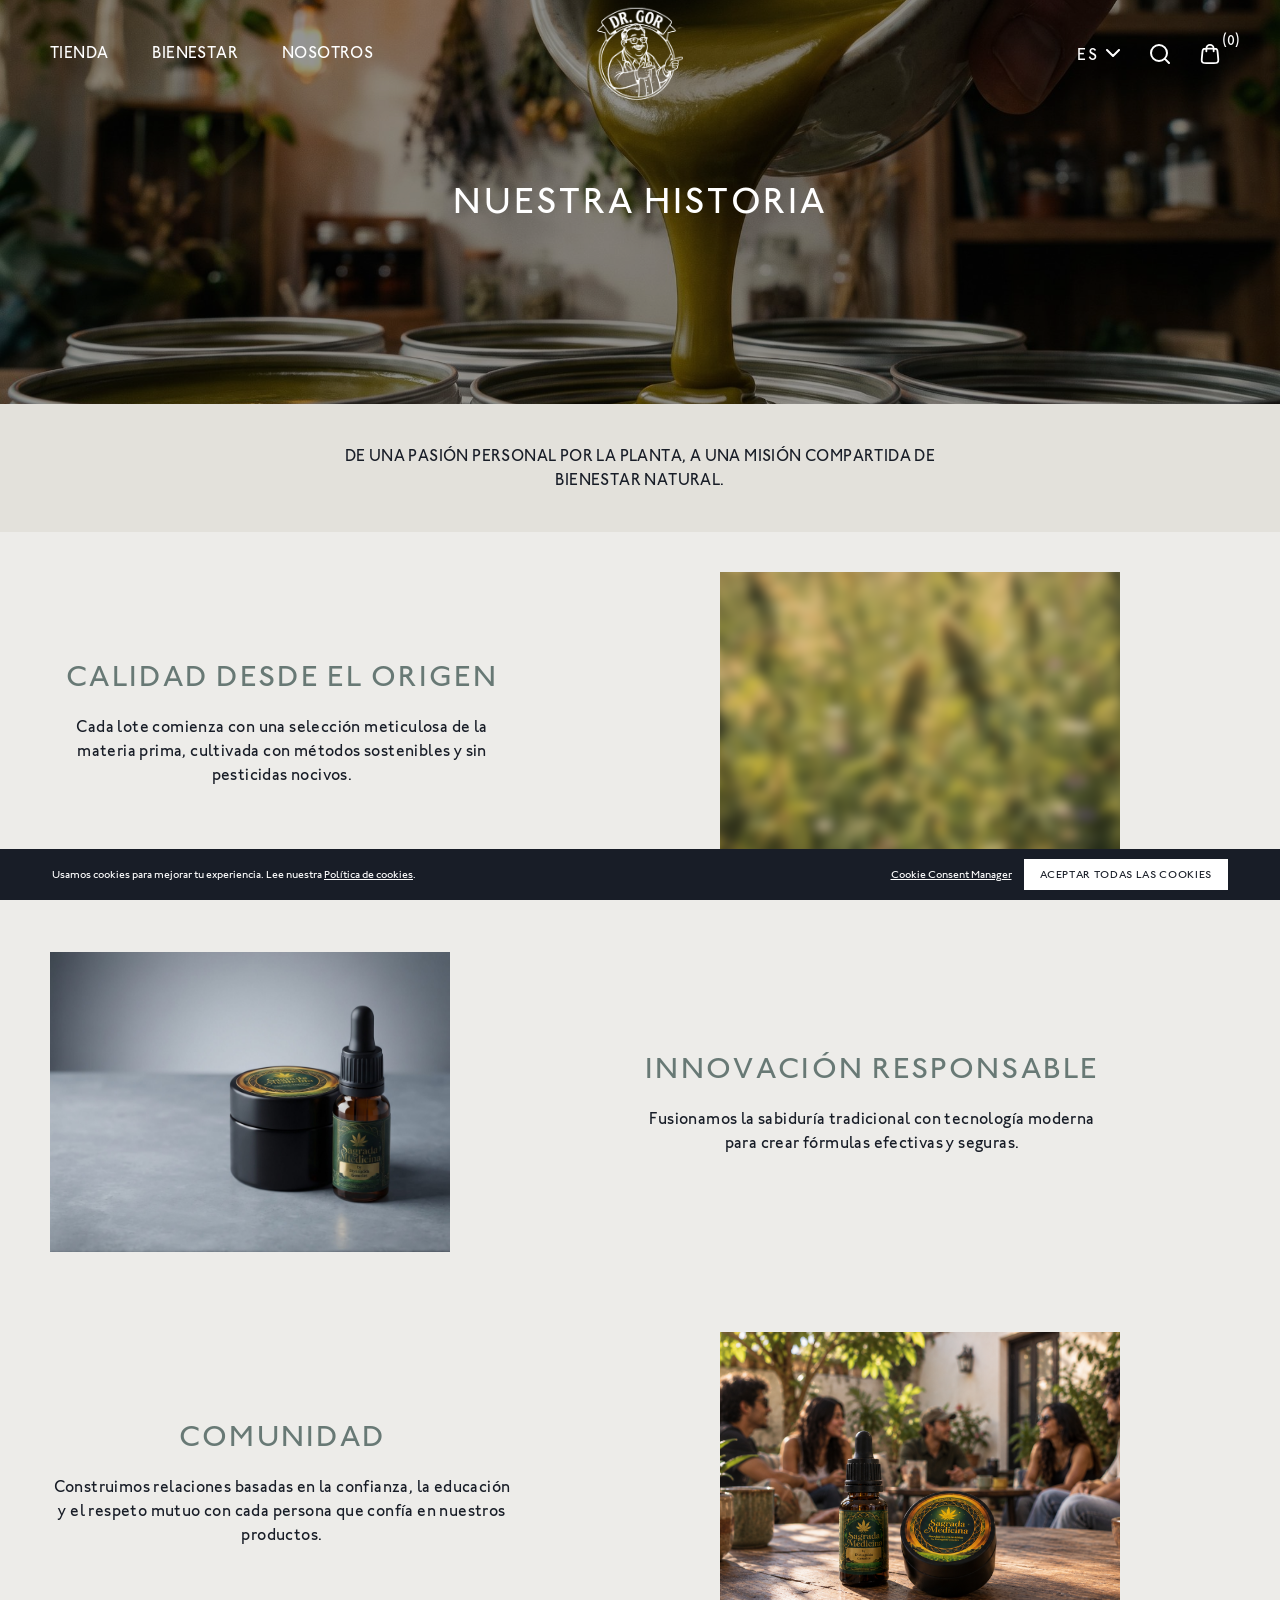
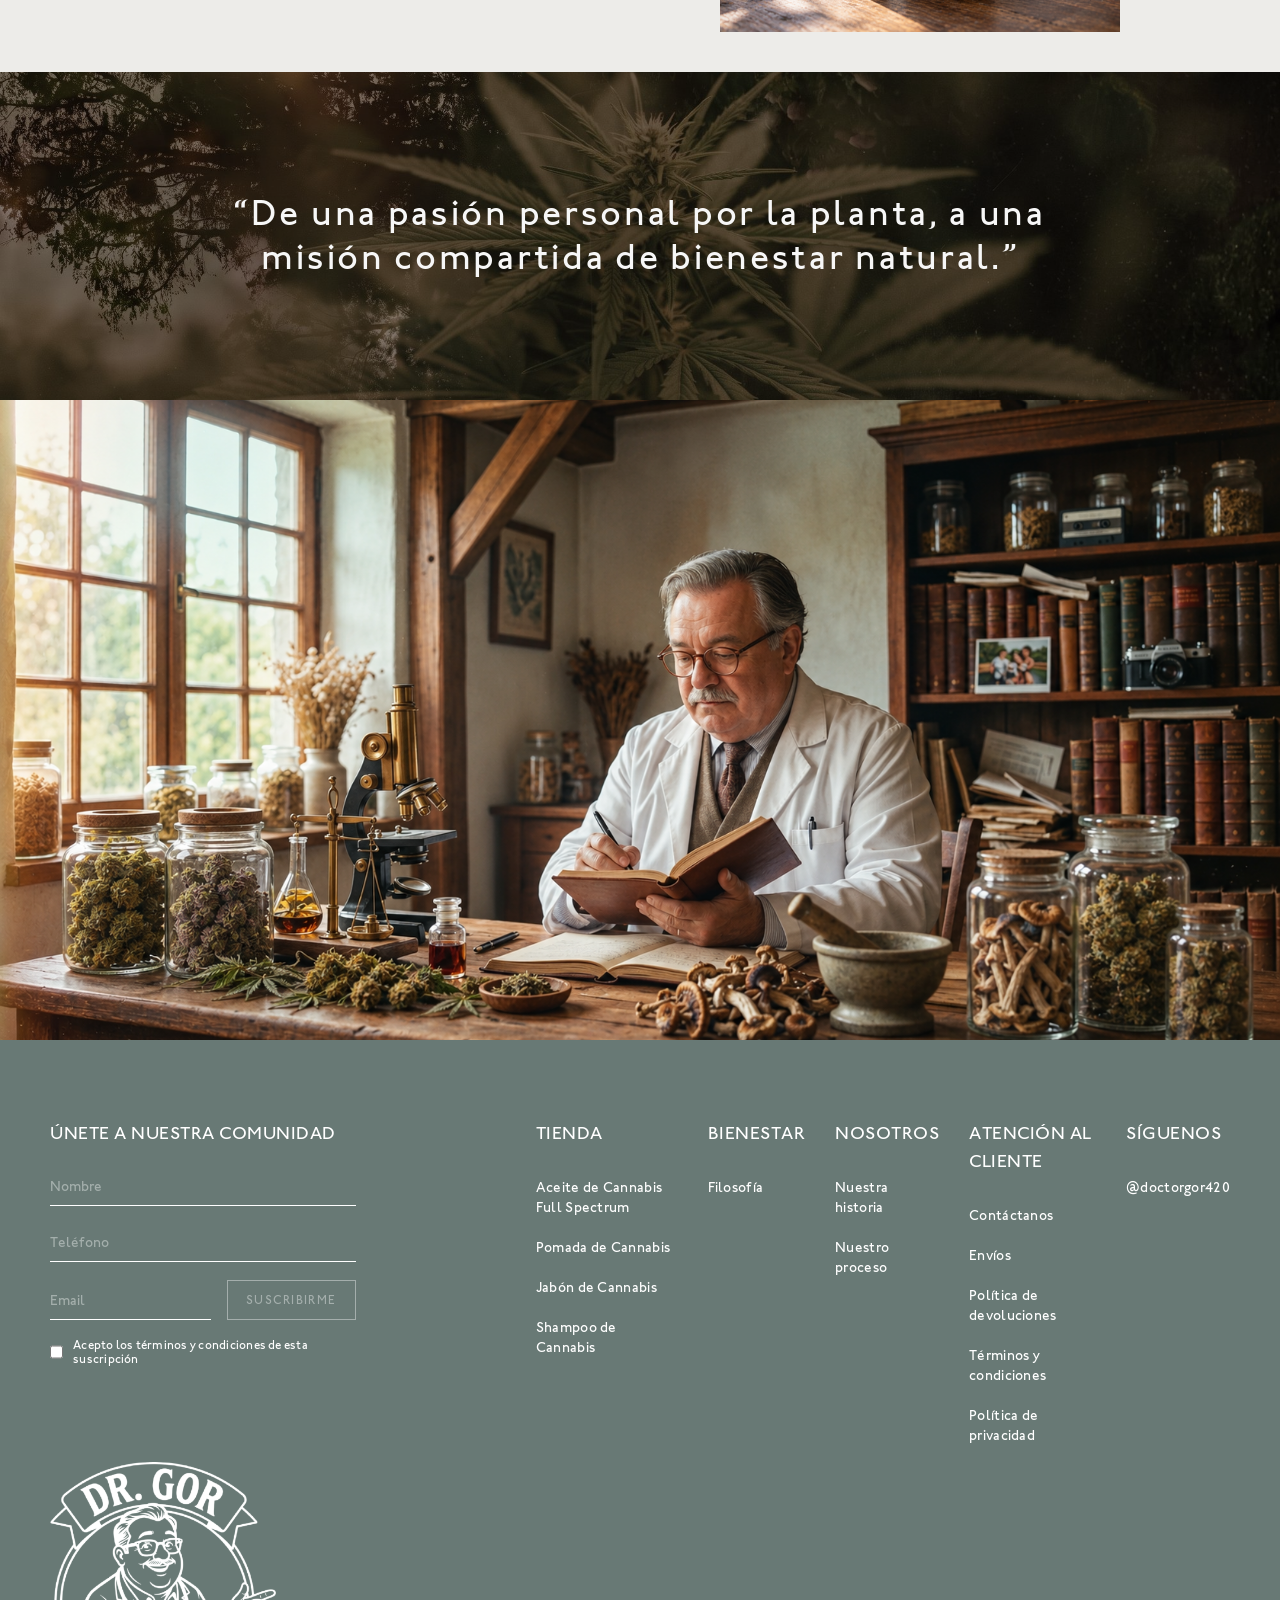
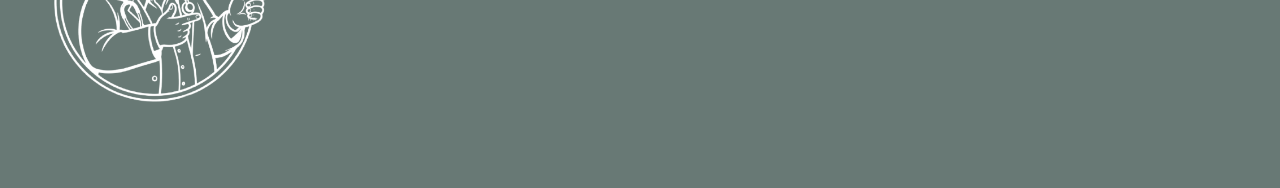
<file: nuestra-historia.html>
<!doctype html>
<html lang="es">
<head>
  <meta charset="UTF-8" />
  <meta name="viewport" content="width=device-width, initial-scale=1.0" />
  <link rel="icon" type="image/png" href="/favicon.png" />
  <link rel="apple-touch-icon" href="/favicon.png" />
  <title>Nuestra historia — Doctor Gor</title>
  <link rel="stylesheet" href="/theme.css" />
  <link rel="stylesheet" href="/overrides.css" />
  <link rel="stylesheet" href="/subpage.css" />
  <script type="module" crossorigin src="/assets/cart-Deg98O0e.js"></script>
</head>
<body class="dg-info transparent-header-no-spacing">
  <div id="header-group">
      <!-- BEGIN sections: header-group -->
<div id="shopify-section-sections--23087762112747__header" class="shopify-section shopify-section-group-header-group">






<header>

  <div class="inner">

    
    <button id="menu-btn" class="" aria-label="Main menu button"></button>

    
    <nav id="main-nav" class="">

      <div id="secondary-menu-bg" class=""></div>

      <div id="main-menu">
        <div class="primary-menu">
          <ul>
            
              <li class="primary-nav-item has-items">
                <a href="javascript:;">Tienda</a>

                
                

                  
                  
                  
                    
                      

                  <div class="secondary-menu inner-menu has-tertiary-menu">
                    <button class="menu-back-button">Tienda</button>
                    <ul><li class="secondary-nav-item has-items"><a href="javascript:;">Sagrada Medicina</a><div class="tertiary-menu inner-menu"><button class="menu-back-button">Sagrada Medicina</button><ul><li class="tertiary-nav-item"><a href="/aceite.html">Aceite de Cannabis Full Spectrum</a></li><li class="tertiary-nav-item"><a href="/pomada.html">Pomada de Cannabis</a></li><li class="tertiary-nav-item"><a href="/jabon.html">Jabón de Cannabis</a></li><li class="tertiary-nav-item"><a href="/shampoo.html">Shampoo de Cannabis</a></li></ul></div></li></ul>
                  </div>
                

              </li>
            
              <li class="primary-nav-item has-items">
                <a href="javascript:;">Bienestar</a>

                
                

                  
                  
                  
                    
                  
                    
                  
                    
                  
                    
                  

                  <div class="secondary-menu inner-menu ">
                    <button class="menu-back-button">Bienestar</button>
                    <ul><li class="secondary-nav-item"><a href="/filosofia.html">Filosofía</a></li></ul>
                  </div>
                

              </li>
            
              <li class="primary-nav-item has-items">
                <a href="javascript:;">Nosotros</a>

                
                

                  
                  
                  
                    
                  
                    
                  
                    
                  
                    
                  

                  <div class="secondary-menu inner-menu ">
                    <button class="menu-back-button">Nosotros</button>
                    <ul><li class="secondary-nav-item"><a href="/nuestra-historia.html">Nuestra historia</a></li><li class="secondary-nav-item"><a href="/nuestro-proceso.html">Nuestro proceso</a></li><li class="secondary-nav-item"><a href="#" data-open-contact="">Contáctanos</a></li></ul>
                  </div>
                

              </li>
            
          </ul>
        </div>
      </div>

      <div id="mobile-utilities">
        <ul>
          <li class="has-items">
            <button id="mobile-currency-button" class="currency-flag currency-USD">
              <label>US</label>
            </button>
          </li>
        </ul>
      </div>

      
      <div id="currency-menu">
        <button class="menu-back-button currency-flag currency-USD">
          <label>US</label>
        </button>
        

<ul>

  
  

    
      
        
        
          <li><a href="https://wildsmithskin.com/" class="currency-flag currency-UK"><label>UK</label></a></li>
        
          <li><a href="https://eu.wildsmithskin.com/" class="currency-flag currency-EU"><label>EU</label></a></li>
        
      
    

  
  

</ul>


      </div>

    </nav>

    
    <a id="header-logo" href="/">
      <img class="dark" src="/images/drgor-logo.png" alt="Doctor Gor" width="200">
      <img class="light" src="/images/drgor-logo.png" alt="Doctor Gor" width="200">
    </a>

    
    <div id="nav-utilities">

      
      <button id="desktop-currency-button" class="dg-lang-toggle" aria-label="Cambiar idioma" data-lang-toggle=""><label>ES</label></button>

      
      <button id="search-button" aria-label="Search button"></button>

      

      <button id="cart-button" aria-label="Cart button">
        <span class="count">0</span>
      </button>

    </div>

  </div>

</header>


</div><div id="shopify-section-sections--23087762112747__predictive_search" class="shopify-section shopify-section-group-header-group">







<aside id="predictive-search" class="">
  <div class="modal">
    <div id="predictive-search-top">
      <div class="section-content">
        
        <div class="search-form">
          <form id="predictive-search-form">
            <input placeholder="Buscar productos" type="search" value="" name="q" id="predictive-search-input" aria-label="Buscar" autocomplete="off" autocorrect="off">
            <button class="clear" type="button" aria-label="Limpiar">Limpiar</button>
          </form>
          
          <button type="button" class="close-btn" aria-label="Close search"></button>
        </div>
      </div>
    </div>

    
    <div id="predictive-search-results">
      <div class="section-content">
        <div class="products">
          <div class="heading">
            <div class="h3">Products</div>
            <p class="results-count"></p>
          </div>
          <div class="grid"></div>
        </div>
      </div>
    </div>

    <div id="predictive-search-empty" class="active">
      <div class="section-content">
        <div class="links">
          <div class="h3">Búsquedas populares</div>
          <ul>
            <li><a href="/aceite.html">Aceite de Cannabis Full Spectrum</a></li>
            <li><a href="/pomada.html">Pomada de Cannabis</a></li>
            <li><a href="/jabon.html">Jabón de Cannabis</a></li>
            <li><a href="/shampoo.html">Shampoo de Cannabis</a></li>
          </ul>
        </div>
        <div class="products">
          <div class="h3">Productos populares</div>
          <div class="grid">
            <div class="grid-item">
              <div class="card product-card" data-product-id="aceite">
                <a class="inner" href="/aceite.html">
                  <div class="upper"><img class="first-image object-cover" src="/images/gotero.png" alt="Aceite"></div>
                  <div class="lower"><div class="h3 product-title">Aceite de Cannabis Full Spectrum</div><div class="prices">S/ 150.00</div></div>
                </a>
              </div>
            </div>
            <div class="grid-item">
              <div class="card product-card" data-product-id="pomada">
                <a class="inner" href="/pomada.html">
                  <div class="upper"><img class="first-image object-cover" src="/images/pomada.png" alt="Pomada"></div>
                  <div class="lower"><div class="h3 product-title">Pomada de Cannabis</div><div class="prices">S/ 100.00</div></div>
                </a>
              </div>
            </div>
            <div class="grid-item">
              <div class="card product-card" data-product-id="jabon">
                <a class="inner" href="/jabon.html">
                  <div class="upper"><img class="first-image object-cover" src="/images/jabon.png" alt="Jabón"><span class="dg-soldout">Agotado</span></div>
                  <div class="lower"><div class="h3 product-title">Jabón de Cannabis</div><div class="prices">S/ 39.00</div></div>
                </a>
              </div>
            </div>
            <div class="grid-item">
              <div class="card product-card" data-product-id="shampoo">
                <a class="inner" href="/shampoo.html">
                  <div class="upper"><img class="first-image object-cover" src="/images/shampoo.png" alt="Shampoo"><span class="dg-soldout">Agotado</span></div>
                  <div class="lower"><div class="h3 product-title">Shampoo de Cannabis</div><div class="prices">S/ 49.00</div></div>
                </a>
              </div>
            </div>
          </div>
        </div>
      </div>
    </div>
  </div>
  </aside>


</div>
<!-- END sections: header-group -->
    </div>

  <section class="section-banner">
    <picture>
      <img class="object-cover" style="object-position:center 70%" src="/images/historia.jpeg" alt="" loading="eager">
    </picture>
    <div class="darken-overlay" style="opacity: 0.42;"></div>
    <div class="section-content">
      <div class="content-container">
        <h1 class="h1">NUESTRA HISTORIA</h1>
      </div>
    </div>
  </section>

  <section class="section-text-intro">
    <div class="section-content">
      <div class="content-container">
        <p>De una pasión personal por la planta, a una misión compartida de bienestar natural.</p>
      </div>
    </div>
  </section>

<section class="section-content-and-media">
  <div class="section-content">
    <div class="grid">
      <div class="grid-item content">
        <div class="content-container">
          <h2 class="h2">CALIDAD DESDE EL ORIGEN</h2>
          <p>Cada lote comienza con una selección meticulosa de la materia prima, cultivada con métodos sostenibles y sin pesticidas nocivos.</p>
        </div>
      </div>
      <div class="grid-item media">
        <div class="media-container">
          <picture><img class="object-cover dg-blur-img" src="/images/cultivo.jpeg" alt="CALIDAD DESDE EL ORIGEN" loading="lazy"></picture>
        </div>
      </div>
    </div>
  </div>
</section>

<section class="section-content-and-media reverse-order">
  <div class="section-content">
    <div class="grid">
      <div class="grid-item content">
        <div class="content-container">
          <h2 class="h2">INNOVACIÓN RESPONSABLE</h2>
          <p>Fusionamos la sabiduría tradicional con tecnología moderna para crear fórmulas efectivas y seguras.</p>
        </div>
      </div>
      <div class="grid-item media">
        <div class="media-container">
          <picture><img class="object-cover" src="/images/productos hero.jpeg" alt="INNOVACIÓN RESPONSABLE" loading="lazy"></picture>
        </div>
      </div>
    </div>
  </div>
</section>

<section class="section-content-and-media">
  <div class="section-content">
    <div class="grid">
      <div class="grid-item content">
        <div class="content-container">
          <h2 class="h2">COMUNIDAD</h2>
          <p>Construimos relaciones basadas en la confianza, la educación y el respeto mutuo con cada persona que confía en nuestros productos.</p>
        </div>
      </div>
      <div class="grid-item media">
        <div class="media-container">
          <picture><img class="object-cover" src="/images/comunidad.png" alt="COMUNIDAD" loading="lazy"></picture>
        </div>
      </div>
    </div>
  </div>
</section>

  <section class="section-quote-carousel">
    <picture>
      <img class="object-cover" src="/images/double.jpeg" alt="" loading="lazy">
    </picture>
    <div class="darken-overlay" style="opacity: 0.4;"></div>
    <div class="section-content">
      <blockquote>“De una pasión personal por la planta, a una misión compartida de bienestar natural.”</blockquote>
    </div>
  </section>

  <section class="section-full-width-media one-block">
    <div class="section-content">
      <div class="grid">
        <div class="grid-item">
          <picture><img class="object-cover" src="/images/doctorgortrabajando.jpeg" alt="" loading="lazy"></picture>
        </div>
      </div>
    </div>
  </section>

<footer>
  <div class="inner">
    <div id="footer-signup">
        <div class="h3">Únete a nuestra comunidad</div>
        <form id="dg-newsletter" class="dg-newsletter">
          <input type="text" name="nombre" placeholder="Nombre" autocomplete="name">
          <input type="tel" name="telefono" placeholder="Teléfono" autocomplete="tel">
          <div class="dg-newsletter-row">
            <input type="email" name="email" placeholder="Email" autocomplete="email" required="">
            <button type="submit">Suscribirme</button>
          </div>
          <label class="dg-terms"><input type="checkbox" required=""> Acepto los términos y condiciones de esta suscripción</label>
        </form></div>

    <div id="footer-menus"><div class="footer-menu"><div class="h3">Tienda</div><ul><li><a href="/aceite.html">Aceite de Cannabis Full Spectrum</a></li><li><a href="/pomada.html">Pomada de Cannabis</a></li><li><a href="/jabon.html">Jabón de Cannabis</a></li><li><a href="/shampoo.html">Shampoo de Cannabis</a></li></ul></div><div class="footer-menu"><div class="h3">Bienestar</div><ul><li><a href="/filosofia.html">Filosofía</a></li></ul></div><div class="footer-menu"><div class="h3">Nosotros</div><ul><li><a href="/nuestra-historia.html">Nuestra historia</a></li><li><a href="/nuestro-proceso.html">Nuestro proceso</a></li></ul></div><div class="footer-menu"><div class="h3">Atención al cliente</div><ul><li><a href="#" data-open-contact="">Contáctanos</a></li><li><a href="/envios.html">Envíos</a></li><li><a href="/devoluciones.html">Política de devoluciones</a></li><li><a href="/terminos.html">Términos y condiciones</a></li><li><a href="/privacidad.html">Política de privacidad</a></li></ul></div><div class="footer-menu"><div class="h3">Síguenos</div><ul><li><a href="https://www.instagram.com/doctorgor420/">@doctorgor420</a></li></ul></div></div>

    <div class="dg-footer-brand"><img src="/images/drgor-logo.png" alt="Doctor Gor" width="360"></div>

    <div id="footer-bottom">
    </div>
  </div>
</footer>

<aside id="cart-drawer" class="drawer" data-cart-item-count="0" data-cart-empty="true">
  <div class="background-scrim object-cover"></div>

  
  <div class="panel"><div id="dg-cart">
        <header class="dg-head"><h2>Tu bolsa</h2><button id="dg-close" aria-label="Cerrar">×</button></header>
        <div id="dg-items"></div>
        <footer class="dg-foot">
          <div class="dg-row"><span>Subtotal</span><span id="dg-subtotal">S/ 0.00</span><a id="dg-order" class="dg-order" href="#">Pedir</a></div>
          <p id="dg-note" class="dg-note"></p>
        </footer>
      </div></div>

  
  
<div id="cart-gift-box" class="cart-modal" style="display:none;">
  <div class="modal">
    <div class="grid">
      <div class="grid-item">
        <img src="https://us.wildsmithskin.com/cdn/shopifycloud/storefront/assets/no-image-2048-a2addb12_600x.gif" alt="" loading="lazy">
      </div>
      <div class="grid-item">
        <div class="details">
          <div class="h3">Caja de regalo</div>
          <p>Add a gift box to your order. Our Gift Boxes hold up to three medium sized items</p>
          <span class="price"></span>
          <button class="btn btn-outline add-to-cart" data-first-variant-id="">
            Añadir a la bolsa
          </button>
        </div>
      </div>
    </div>
    
    <button type="button" class="close-btn" aria-label="Close gift box modal"></button>
  </div>
</div>


<div id="cart-note" class="cart-modal">
  <div class="modal">
    <div class="details">
      <div class="h3">Note</div>
      <p>Add a note to your order</p>
      <span class="price">Free</span>
      <textarea id="order-note" name="note" rows="4" maxlength="160" placeholder="Your note..."></textarea>
      <p class="error" style="display: none;">
        You've reached the maximum character limit for order notes.
      </p>
      <button class="btn btn-outline add-to-cart">Añadir a la bolsa</button>
    </div>
    
    <button type="button" class="close-btn" aria-label="Close note modal"></button>
  </div>
</div>

</aside>


<div id="onetrust-banner-sdk" class="otFlat bottom ot-wo-title vertical-align-content" tabindex="0" role="region" aria-label="Cookie banner" style="bottom: 0px;"><div role="dialog" aria-label="Privacy"><div class="ot-sdk-container"><div class="ot-sdk-row"><div id="onetrust-group-container" class="ot-sdk-eight ot-sdk-columns"><div class="banner_logo"></div><div id="onetrust-policy"><div id="onetrust-policy-text">Usamos cookies para mejorar tu experiencia. Lee nuestra <a href="/politicas.html">Política de cookies</a>.</div></div></div><div id="onetrust-button-group-parent" class="ot-sdk-three ot-sdk-columns"><div id="onetrust-button-group"><button id="onetrust-pc-btn-handler" aria-label="Cookie Consent Manager, Opens the preference center dialog" class="cookie-setting-link">Cookie Consent Manager</button>  <button id="onetrust-accept-btn-handler">Aceptar todas las cookies</button></div></div></div></div><!-- Close Button --><div id="onetrust-close-btn-container"><button class="onetrust-close-btn-handler onetrust-close-btn-ui banner-close-button ot-close-icon" style="background-image: url(&quot;https://cdn.cookielaw.org/logos/static/ot_close.svg&quot;);" aria-label="Close"></button></div><!-- Close Button END--></div></div>
  

<div id="google_translate_element" style="position: absolute; left: -9999px; top: -9999px;"></div><script src="https://translate.google.com/translate_a/element.js?cb=googleTranslateElementInit" async=""></script><div id="dg-contact" class="dg-modal">
        <div class="dg-modal-scrim" data-close-contact=""></div>
        <form id="dg-contact-form" class="dg-modal-panel">
          <header class="dg-modal-head"><h2>Contáctanos</h2><button type="button" data-close-contact="" aria-label="Cerrar">×</button></header>
          <label>Nombre<input name="nombre" required=""></label>
          <label>Teléfono<input name="telefono" required=""></label>
          <label>Email<input type="email" name="email" required=""></label>
          <label>Mensaje<textarea name="mensaje" rows="4" required=""></textarea></label>
          <button type="submit" class="dg-modal-submit">Enviar</button>
        </form></div></body></html>
</file>
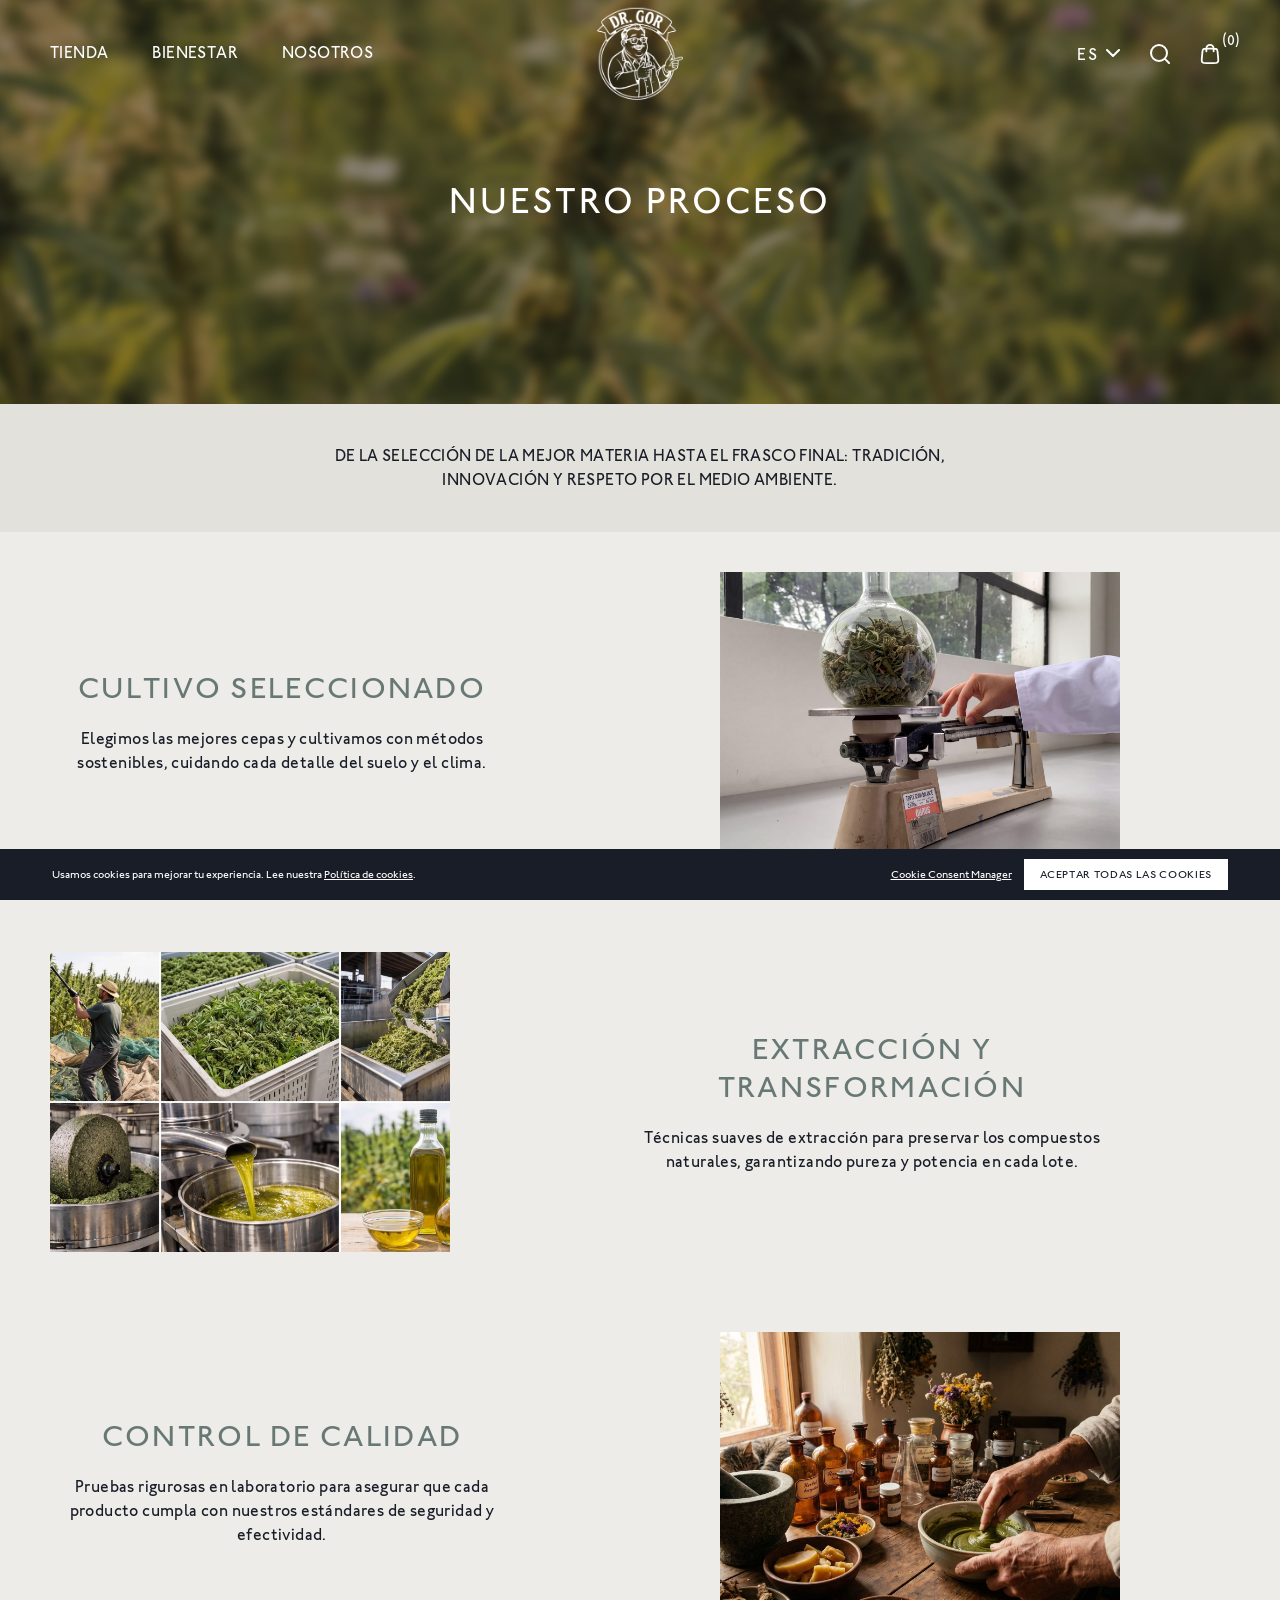
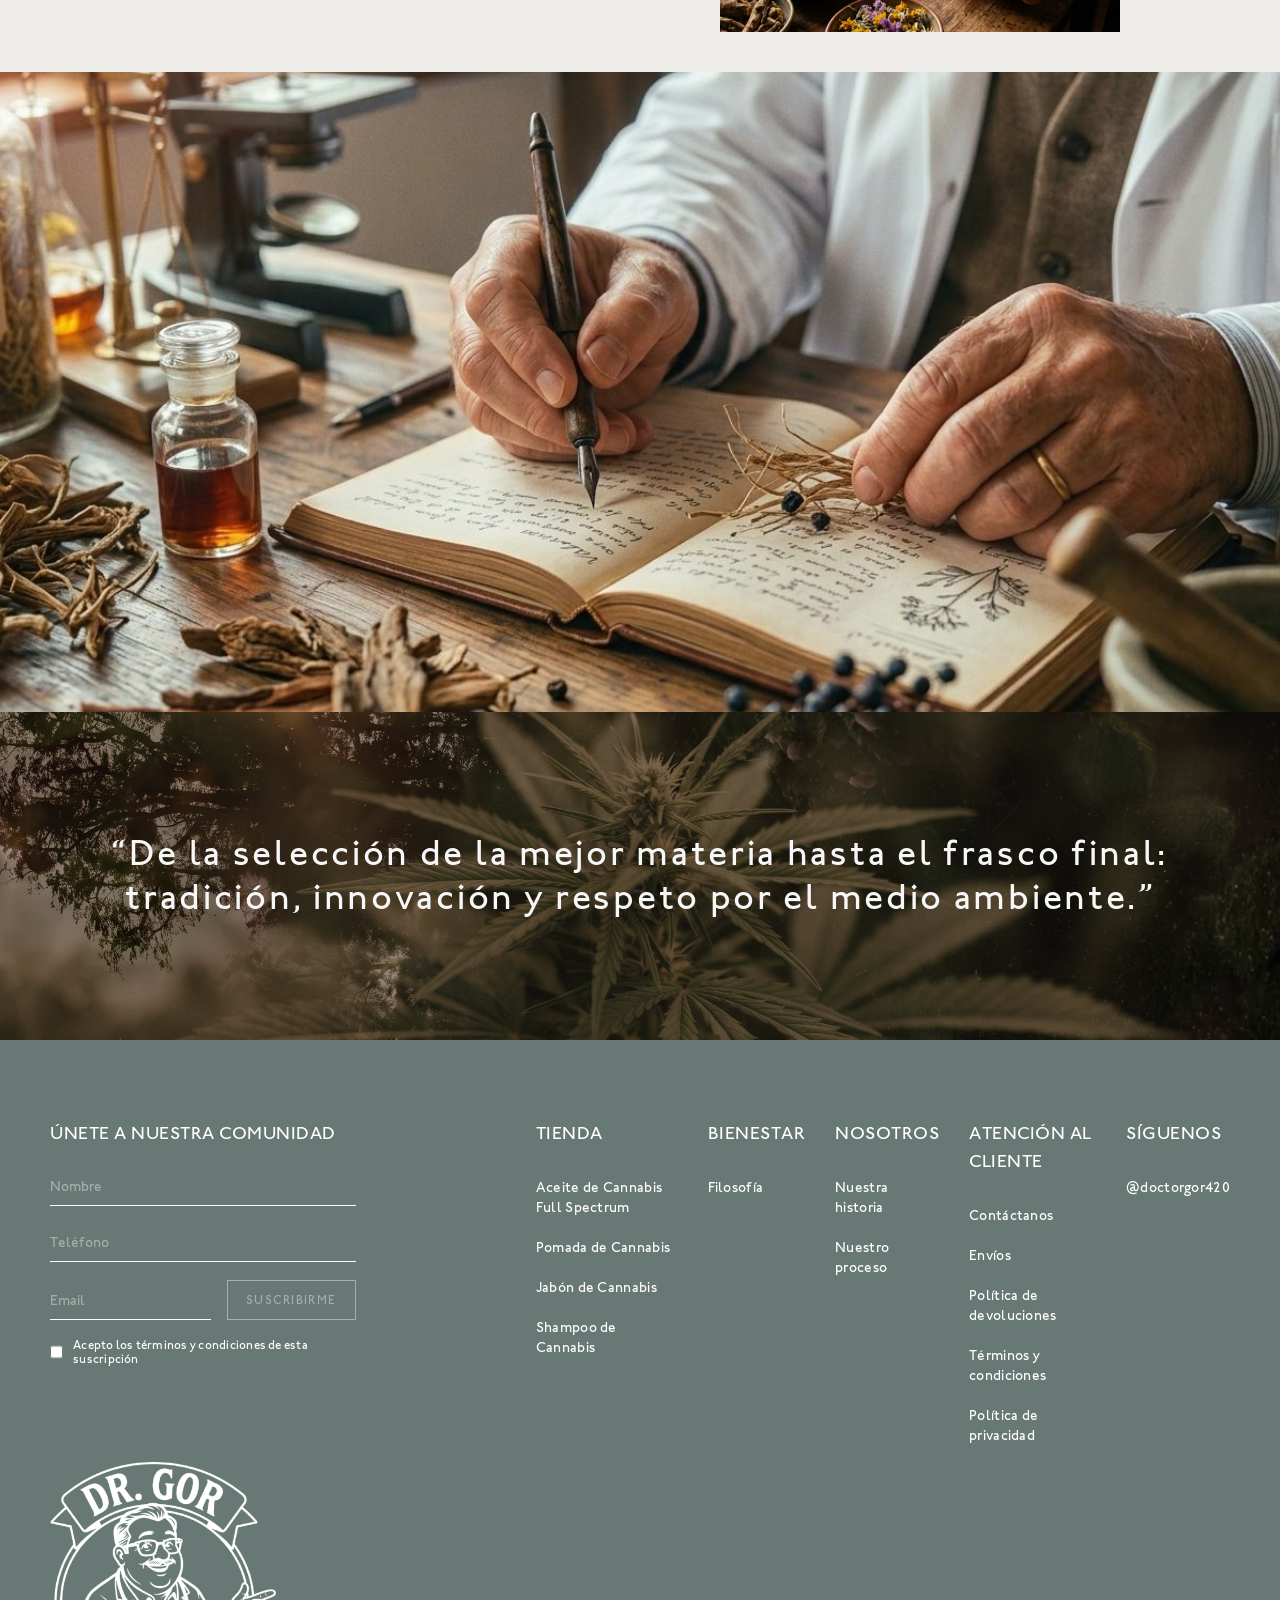
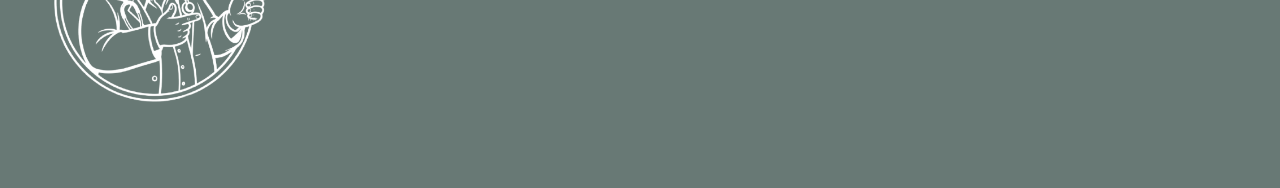
<file: nuestro-proceso.html>
<!doctype html>
<html lang="es">
<head>
  <meta charset="UTF-8" />
  <meta name="viewport" content="width=device-width, initial-scale=1.0" />
  <link rel="icon" type="image/png" href="/favicon.png" />
  <link rel="apple-touch-icon" href="/favicon.png" />
  <title>Nuestro proceso — Doctor Gor</title>
  <link rel="stylesheet" href="/theme.css" />
  <link rel="stylesheet" href="/overrides.css" />
  <link rel="stylesheet" href="/subpage.css" />
  <script type="module" crossorigin src="/assets/cart-Deg98O0e.js"></script>
</head>
<body class="dg-info transparent-header-no-spacing">
  <div id="header-group">
      <!-- BEGIN sections: header-group -->
<div id="shopify-section-sections--23087762112747__header" class="shopify-section shopify-section-group-header-group">






<header>

  <div class="inner">

    
    <button id="menu-btn" class="" aria-label="Main menu button"></button>

    
    <nav id="main-nav" class="">

      <div id="secondary-menu-bg" class=""></div>

      <div id="main-menu">
        <div class="primary-menu">
          <ul>
            
              <li class="primary-nav-item has-items">
                <a href="javascript:;">Tienda</a>

                
                

                  
                  
                  
                    
                      

                  <div class="secondary-menu inner-menu has-tertiary-menu">
                    <button class="menu-back-button">Tienda</button>
                    <ul><li class="secondary-nav-item has-items"><a href="javascript:;">Sagrada Medicina</a><div class="tertiary-menu inner-menu"><button class="menu-back-button">Sagrada Medicina</button><ul><li class="tertiary-nav-item"><a href="/aceite.html">Aceite de Cannabis Full Spectrum</a></li><li class="tertiary-nav-item"><a href="/pomada.html">Pomada de Cannabis</a></li><li class="tertiary-nav-item"><a href="/jabon.html">Jabón de Cannabis</a></li><li class="tertiary-nav-item"><a href="/shampoo.html">Shampoo de Cannabis</a></li></ul></div></li></ul>
                  </div>
                

              </li>
            
              <li class="primary-nav-item has-items">
                <a href="javascript:;">Bienestar</a>

                
                

                  
                  
                  
                    
                  
                    
                  
                    
                  
                    
                  

                  <div class="secondary-menu inner-menu ">
                    <button class="menu-back-button">Bienestar</button>
                    <ul><li class="secondary-nav-item"><a href="/filosofia.html">Filosofía</a></li></ul>
                  </div>
                

              </li>
            
              <li class="primary-nav-item has-items">
                <a href="javascript:;">Nosotros</a>

                
                

                  
                  
                  
                    
                  
                    
                  
                    
                  
                    
                  

                  <div class="secondary-menu inner-menu ">
                    <button class="menu-back-button">Nosotros</button>
                    <ul><li class="secondary-nav-item"><a href="/nuestra-historia.html">Nuestra historia</a></li><li class="secondary-nav-item"><a href="/nuestro-proceso.html">Nuestro proceso</a></li><li class="secondary-nav-item"><a href="#" data-open-contact="">Contáctanos</a></li></ul>
                  </div>
                

              </li>
            
          </ul>
        </div>
      </div>

      <div id="mobile-utilities">
        <ul>
          <li class="has-items">
            <button id="mobile-currency-button" class="currency-flag currency-USD">
              <label>US</label>
            </button>
          </li>
        </ul>
      </div>

      
      <div id="currency-menu">
        <button class="menu-back-button currency-flag currency-USD">
          <label>US</label>
        </button>
        

<ul>

  
  

    
      
        
        
          <li><a href="https://wildsmithskin.com/" class="currency-flag currency-UK"><label>UK</label></a></li>
        
          <li><a href="https://eu.wildsmithskin.com/" class="currency-flag currency-EU"><label>EU</label></a></li>
        
      
    

  
  

</ul>


      </div>

    </nav>

    
    <a id="header-logo" href="/">
      <img class="dark" src="/images/drgor-logo.png" alt="Doctor Gor" width="200">
      <img class="light" src="/images/drgor-logo.png" alt="Doctor Gor" width="200">
    </a>

    
    <div id="nav-utilities">

      
      <button id="desktop-currency-button" class="dg-lang-toggle" aria-label="Cambiar idioma" data-lang-toggle=""><label>ES</label></button>

      
      <button id="search-button" aria-label="Search button"></button>

      

      <button id="cart-button" aria-label="Cart button">
        <span class="count">0</span>
      </button>

    </div>

  </div>

</header>


</div><div id="shopify-section-sections--23087762112747__predictive_search" class="shopify-section shopify-section-group-header-group">







<aside id="predictive-search" class="">
  <div class="modal">
    <div id="predictive-search-top">
      <div class="section-content">
        
        <div class="search-form">
          <form id="predictive-search-form">
            <input placeholder="Buscar productos" type="search" value="" name="q" id="predictive-search-input" aria-label="Buscar" autocomplete="off" autocorrect="off">
            <button class="clear" type="button" aria-label="Limpiar">Limpiar</button>
          </form>
          
          <button type="button" class="close-btn" aria-label="Close search"></button>
        </div>
      </div>
    </div>

    
    <div id="predictive-search-results">
      <div class="section-content">
        <div class="products">
          <div class="heading">
            <div class="h3">Products</div>
            <p class="results-count"></p>
          </div>
          <div class="grid"></div>
        </div>
      </div>
    </div>

    <div id="predictive-search-empty" class="active">
      <div class="section-content">
        <div class="links">
          <div class="h3">Búsquedas populares</div>
          <ul>
            <li><a href="/aceite.html">Aceite de Cannabis Full Spectrum</a></li>
            <li><a href="/pomada.html">Pomada de Cannabis</a></li>
            <li><a href="/jabon.html">Jabón de Cannabis</a></li>
            <li><a href="/shampoo.html">Shampoo de Cannabis</a></li>
          </ul>
        </div>
        <div class="products">
          <div class="h3">Productos populares</div>
          <div class="grid">
            <div class="grid-item">
              <div class="card product-card" data-product-id="aceite">
                <a class="inner" href="/aceite.html">
                  <div class="upper"><img class="first-image object-cover" src="/images/gotero.png" alt="Aceite"></div>
                  <div class="lower"><div class="h3 product-title">Aceite de Cannabis Full Spectrum</div><div class="prices">S/ 150.00</div></div>
                </a>
              </div>
            </div>
            <div class="grid-item">
              <div class="card product-card" data-product-id="pomada">
                <a class="inner" href="/pomada.html">
                  <div class="upper"><img class="first-image object-cover" src="/images/pomada.png" alt="Pomada"></div>
                  <div class="lower"><div class="h3 product-title">Pomada de Cannabis</div><div class="prices">S/ 100.00</div></div>
                </a>
              </div>
            </div>
            <div class="grid-item">
              <div class="card product-card" data-product-id="jabon">
                <a class="inner" href="/jabon.html">
                  <div class="upper"><img class="first-image object-cover" src="/images/jabon.png" alt="Jabón"><span class="dg-soldout">Agotado</span></div>
                  <div class="lower"><div class="h3 product-title">Jabón de Cannabis</div><div class="prices">S/ 39.00</div></div>
                </a>
              </div>
            </div>
            <div class="grid-item">
              <div class="card product-card" data-product-id="shampoo">
                <a class="inner" href="/shampoo.html">
                  <div class="upper"><img class="first-image object-cover" src="/images/shampoo.png" alt="Shampoo"><span class="dg-soldout">Agotado</span></div>
                  <div class="lower"><div class="h3 product-title">Shampoo de Cannabis</div><div class="prices">S/ 49.00</div></div>
                </a>
              </div>
            </div>
          </div>
        </div>
      </div>
    </div>
  </div>
  </aside>


</div>
<!-- END sections: header-group -->
    </div>

  <section class="section-banner">
    <picture>
      <img class="object-cover dg-blur-img" src="/images/cultivo.jpeg" alt="" loading="eager">
    </picture>
    <div class="darken-overlay" style="opacity: 0.42;"></div>
    <div class="section-content">
      <div class="content-container">
        <h1 class="h1">NUESTRO PROCESO</h1>
      </div>
    </div>
  </section>

  <section class="section-text-intro">
    <div class="section-content">
      <div class="content-container">
        <p>De la selección de la mejor materia hasta el frasco final: tradición, innovación y respeto por el medio ambiente.</p>
      </div>
    </div>
  </section>

<section class="section-content-and-media">
  <div class="section-content">
    <div class="grid">
      <div class="grid-item content">
        <div class="content-container">
          <h2 class="h2">CULTIVO SELECCIONADO</h2>
          <p>Elegimos las mejores cepas y cultivamos con métodos sostenibles, cuidando cada detalle del suelo y el clima.</p>
        </div>
      </div>
      <div class="grid-item media">
        <div class="media-container">
          <picture><img class="object-cover" src="/images/proceso1.jpeg" alt="CULTIVO SELECCIONADO" loading="lazy"></picture>
        </div>
      </div>
    </div>
  </div>
</section>

<section class="section-content-and-media reverse-order">
  <div class="section-content">
    <div class="grid">
      <div class="grid-item content">
        <div class="content-container">
          <h2 class="h2">EXTRACCIÓN Y TRANSFORMACIÓN</h2>
          <p>Técnicas suaves de extracción para preservar los compuestos naturales, garantizando pureza y potencia en cada lote.</p>
        </div>
      </div>
      <div class="grid-item media">
        <div class="media-container">
          <picture><img class="object-cover" src="/images/proceso2.jpeg" alt="EXTRACCIÓN Y TRANSFORMACIÓN" loading="lazy"></picture>
        </div>
      </div>
    </div>
  </div>
</section>

<section class="section-content-and-media">
  <div class="section-content">
    <div class="grid">
      <div class="grid-item content">
        <div class="content-container">
          <h2 class="h2">CONTROL DE CALIDAD</h2>
          <p>Pruebas rigurosas en laboratorio para asegurar que cada producto cumpla con nuestros estándares de seguridad y efectividad.</p>
        </div>
      </div>
      <div class="grid-item media">
        <div class="media-container">
          <picture><img class="object-cover" src="/images/proceso3.jpeg" alt="CONTROL DE CALIDAD" loading="lazy"></picture>
        </div>
      </div>
    </div>
  </div>
</section>

  <section class="section-full-width-media one-block dg-zoom-15">
    <div class="section-content">
      <div class="grid">
        <div class="grid-item">
          <picture><img class="object-cover" src="/images/nuestroproceso.jpeg" alt="" loading="lazy"></picture>
        </div>
      </div>
    </div>
  </section>

  <section class="section-quote-carousel">
    <picture>
      <img class="object-cover" src="/images/double.jpeg" alt="" loading="lazy">
    </picture>
    <div class="darken-overlay" style="opacity: 0.28;"></div>
    <div class="section-content">
      <blockquote>“De la selección de la mejor materia hasta el frasco final: tradición, innovación y respeto por el medio ambiente.”</blockquote>
    </div>
  </section>

<footer>
  <div class="inner">
    <div id="footer-signup">
        <div class="h3">Únete a nuestra comunidad</div>
        <form id="dg-newsletter" class="dg-newsletter">
          <input type="text" name="nombre" placeholder="Nombre" autocomplete="name">
          <input type="tel" name="telefono" placeholder="Teléfono" autocomplete="tel">
          <div class="dg-newsletter-row">
            <input type="email" name="email" placeholder="Email" autocomplete="email" required="">
            <button type="submit">Suscribirme</button>
          </div>
          <label class="dg-terms"><input type="checkbox" required=""> Acepto los términos y condiciones de esta suscripción</label>
        </form></div>

    <div id="footer-menus"><div class="footer-menu"><div class="h3">Tienda</div><ul><li><a href="/aceite.html">Aceite de Cannabis Full Spectrum</a></li><li><a href="/pomada.html">Pomada de Cannabis</a></li><li><a href="/jabon.html">Jabón de Cannabis</a></li><li><a href="/shampoo.html">Shampoo de Cannabis</a></li></ul></div><div class="footer-menu"><div class="h3">Bienestar</div><ul><li><a href="/filosofia.html">Filosofía</a></li></ul></div><div class="footer-menu"><div class="h3">Nosotros</div><ul><li><a href="/nuestra-historia.html">Nuestra historia</a></li><li><a href="/nuestro-proceso.html">Nuestro proceso</a></li></ul></div><div class="footer-menu"><div class="h3">Atención al cliente</div><ul><li><a href="#" data-open-contact="">Contáctanos</a></li><li><a href="/envios.html">Envíos</a></li><li><a href="/devoluciones.html">Política de devoluciones</a></li><li><a href="/terminos.html">Términos y condiciones</a></li><li><a href="/privacidad.html">Política de privacidad</a></li></ul></div><div class="footer-menu"><div class="h3">Síguenos</div><ul><li><a href="https://www.instagram.com/doctorgor420/">@doctorgor420</a></li></ul></div></div>

    <div class="dg-footer-brand"><img src="/images/drgor-logo.png" alt="Doctor Gor" width="360"></div>

    <div id="footer-bottom">
    </div>
  </div>
</footer>

<aside id="cart-drawer" class="drawer" data-cart-item-count="0" data-cart-empty="true">
  <div class="background-scrim object-cover"></div>

  
  <div class="panel"><div id="dg-cart">
        <header class="dg-head"><h2>Tu bolsa</h2><button id="dg-close" aria-label="Cerrar">×</button></header>
        <div id="dg-items"></div>
        <footer class="dg-foot">
          <div class="dg-row"><span>Subtotal</span><span id="dg-subtotal">S/ 0.00</span><a id="dg-order" class="dg-order" href="#">Pedir</a></div>
          <p id="dg-note" class="dg-note"></p>
        </footer>
      </div></div>

  
  
<div id="cart-gift-box" class="cart-modal" style="display:none;">
  <div class="modal">
    <div class="grid">
      <div class="grid-item">
        <img src="https://us.wildsmithskin.com/cdn/shopifycloud/storefront/assets/no-image-2048-a2addb12_600x.gif" alt="" loading="lazy">
      </div>
      <div class="grid-item">
        <div class="details">
          <div class="h3">Caja de regalo</div>
          <p>Add a gift box to your order. Our Gift Boxes hold up to three medium sized items</p>
          <span class="price"></span>
          <button class="btn btn-outline add-to-cart" data-first-variant-id="">
            Añadir a la bolsa
          </button>
        </div>
      </div>
    </div>
    
    <button type="button" class="close-btn" aria-label="Close gift box modal"></button>
  </div>
</div>


<div id="cart-note" class="cart-modal">
  <div class="modal">
    <div class="details">
      <div class="h3">Note</div>
      <p>Add a note to your order</p>
      <span class="price">Free</span>
      <textarea id="order-note" name="note" rows="4" maxlength="160" placeholder="Your note..."></textarea>
      <p class="error" style="display: none;">
        You've reached the maximum character limit for order notes.
      </p>
      <button class="btn btn-outline add-to-cart">Añadir a la bolsa</button>
    </div>
    
    <button type="button" class="close-btn" aria-label="Close note modal"></button>
  </div>
</div>

</aside>


<div id="onetrust-banner-sdk" class="otFlat bottom ot-wo-title vertical-align-content" tabindex="0" role="region" aria-label="Cookie banner" style="bottom: 0px;"><div role="dialog" aria-label="Privacy"><div class="ot-sdk-container"><div class="ot-sdk-row"><div id="onetrust-group-container" class="ot-sdk-eight ot-sdk-columns"><div class="banner_logo"></div><div id="onetrust-policy"><div id="onetrust-policy-text">Usamos cookies para mejorar tu experiencia. Lee nuestra <a href="/politicas.html">Política de cookies</a>.</div></div></div><div id="onetrust-button-group-parent" class="ot-sdk-three ot-sdk-columns"><div id="onetrust-button-group"><button id="onetrust-pc-btn-handler" aria-label="Cookie Consent Manager, Opens the preference center dialog" class="cookie-setting-link">Cookie Consent Manager</button>  <button id="onetrust-accept-btn-handler">Aceptar todas las cookies</button></div></div></div></div><!-- Close Button --><div id="onetrust-close-btn-container"><button class="onetrust-close-btn-handler onetrust-close-btn-ui banner-close-button ot-close-icon" style="background-image: url(&quot;https://cdn.cookielaw.org/logos/static/ot_close.svg&quot;);" aria-label="Close"></button></div><!-- Close Button END--></div></div>
  

<div id="google_translate_element" style="position: absolute; left: -9999px; top: -9999px;"></div><script src="https://translate.google.com/translate_a/element.js?cb=googleTranslateElementInit" async=""></script><div id="dg-contact" class="dg-modal">
        <div class="dg-modal-scrim" data-close-contact=""></div>
        <form id="dg-contact-form" class="dg-modal-panel">
          <header class="dg-modal-head"><h2>Contáctanos</h2><button type="button" data-close-contact="" aria-label="Cerrar">×</button></header>
          <label>Nombre<input name="nombre" required=""></label>
          <label>Teléfono<input name="telefono" required=""></label>
          <label>Email<input type="email" name="email" required=""></label>
          <label>Mensaje<textarea name="mensaje" rows="4" required=""></textarea></label>
          <button type="submit" class="dg-modal-submit">Enviar</button>
        </form></div></body></html>
</file>
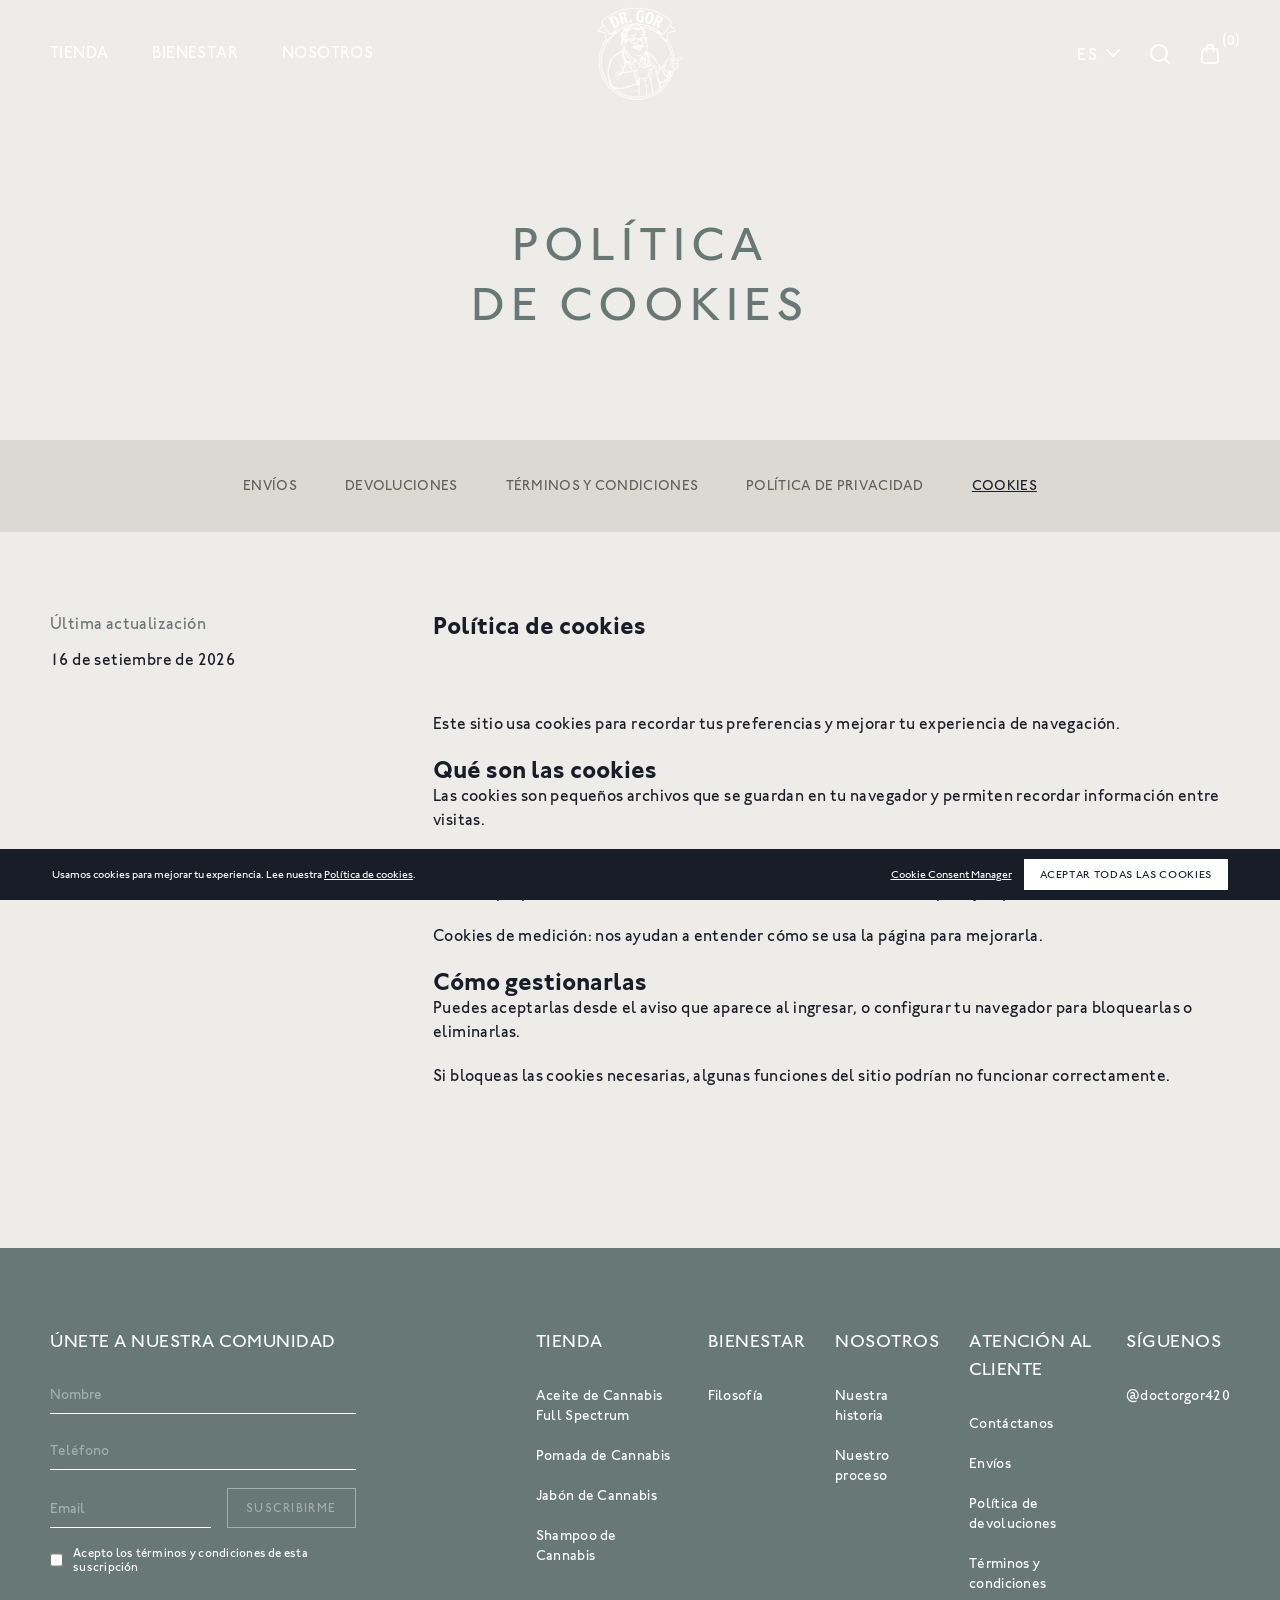
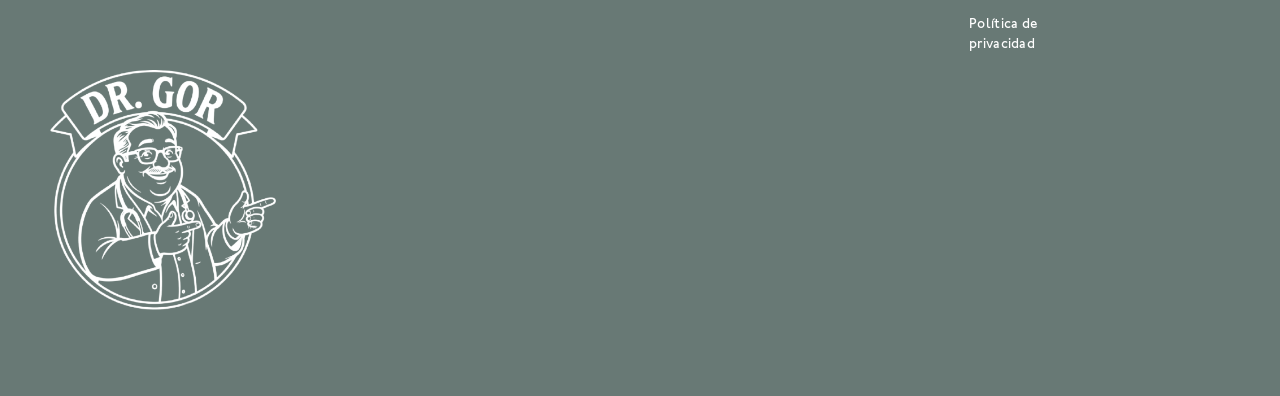
<file: politicas.html>
<!doctype html>
<html lang="es">
<head>
  <meta charset="UTF-8" />
  <meta name="viewport" content="width=device-width, initial-scale=1.0" />
  <link rel="icon" type="image/png" href="/favicon.png" />
  <link rel="apple-touch-icon" href="/favicon.png" />
  <title>Política de cookies — Doctor Gor</title>
  <link rel="stylesheet" href="/theme.css" />
  <link rel="stylesheet" href="/overrides.css" />
  <link rel="stylesheet" href="/subpage.css" />
  <script type="module" crossorigin src="/assets/cart-Deg98O0e.js"></script>
</head>
<body>
  <div id="header-group">
      <!-- BEGIN sections: header-group -->
<div id="shopify-section-sections--23087762112747__header" class="shopify-section shopify-section-group-header-group">






<header>

  <div class="inner">

    
    <button id="menu-btn" class="" aria-label="Main menu button"></button>

    
    <nav id="main-nav" class="">

      <div id="secondary-menu-bg" class=""></div>

      <div id="main-menu">
        <div class="primary-menu">
          <ul>
            
              <li class="primary-nav-item has-items">
                <a href="javascript:;">Tienda</a>

                
                

                  
                  
                  
                    
                      

                  <div class="secondary-menu inner-menu has-tertiary-menu">
                    <button class="menu-back-button">Tienda</button>
                    <ul><li class="secondary-nav-item has-items"><a href="javascript:;">Sagrada Medicina</a><div class="tertiary-menu inner-menu"><button class="menu-back-button">Sagrada Medicina</button><ul><li class="tertiary-nav-item"><a href="/aceite.html">Aceite de Cannabis Full Spectrum</a></li><li class="tertiary-nav-item"><a href="/pomada.html">Pomada de Cannabis</a></li><li class="tertiary-nav-item"><a href="/jabon.html">Jabón de Cannabis</a></li><li class="tertiary-nav-item"><a href="/shampoo.html">Shampoo de Cannabis</a></li></ul></div></li></ul>
                  </div>
                

              </li>
            
              <li class="primary-nav-item has-items">
                <a href="javascript:;">Bienestar</a>

                
                

                  
                  
                  
                    
                  
                    
                  
                    
                  
                    
                  

                  <div class="secondary-menu inner-menu ">
                    <button class="menu-back-button">Bienestar</button>
                    <ul><li class="secondary-nav-item"><a href="/filosofia.html">Filosofía</a></li></ul>
                  </div>
                

              </li>
            
              <li class="primary-nav-item has-items">
                <a href="javascript:;">Nosotros</a>

                
                

                  
                  
                  
                    
                  
                    
                  
                    
                  
                    
                  

                  <div class="secondary-menu inner-menu ">
                    <button class="menu-back-button">Nosotros</button>
                    <ul><li class="secondary-nav-item"><a href="/nuestra-historia.html">Nuestra historia</a></li><li class="secondary-nav-item"><a href="/nuestro-proceso.html">Nuestro proceso</a></li><li class="secondary-nav-item"><a href="#" data-open-contact="">Contáctanos</a></li></ul>
                  </div>
                

              </li>
            
          </ul>
        </div>
      </div>

      <div id="mobile-utilities">
        <ul>
          <li class="has-items">
            <button id="mobile-currency-button" class="currency-flag currency-USD">
              <label>US</label>
            </button>
          </li>
        </ul>
      </div>

      
      <div id="currency-menu">
        <button class="menu-back-button currency-flag currency-USD">
          <label>US</label>
        </button>
        

<ul>

  
  

    
      
        
        
          <li><a href="https://wildsmithskin.com/" class="currency-flag currency-UK"><label>UK</label></a></li>
        
          <li><a href="https://eu.wildsmithskin.com/" class="currency-flag currency-EU"><label>EU</label></a></li>
        
      
    

  
  

</ul>


      </div>

    </nav>

    
    <a id="header-logo" href="/">
      <img class="dark" src="/images/drgor-logo.png" alt="Doctor Gor" width="200">
      <img class="light" src="/images/drgor-logo.png" alt="Doctor Gor" width="200">
    </a>

    
    <div id="nav-utilities">

      
      <button id="desktop-currency-button" class="dg-lang-toggle" aria-label="Cambiar idioma" data-lang-toggle=""><label>ES</label></button>

      
      <button id="search-button" aria-label="Search button"></button>

      

      <button id="cart-button" aria-label="Cart button">
        <span class="count">0</span>
      </button>

    </div>

  </div>

</header>


</div><div id="shopify-section-sections--23087762112747__predictive_search" class="shopify-section shopify-section-group-header-group">







<aside id="predictive-search" class="">
  <div class="modal">
    <div id="predictive-search-top">
      <div class="section-content">
        
        <div class="search-form">
          <form id="predictive-search-form">
            <input placeholder="Buscar productos" type="search" value="" name="q" id="predictive-search-input" aria-label="Buscar" autocomplete="off" autocorrect="off">
            <button class="clear" type="button" aria-label="Limpiar">Limpiar</button>
          </form>
          
          <button type="button" class="close-btn" aria-label="Close search"></button>
        </div>
      </div>
    </div>

    
    <div id="predictive-search-results">
      <div class="section-content">
        <div class="products">
          <div class="heading">
            <div class="h3">Products</div>
            <p class="results-count"></p>
          </div>
          <div class="grid"></div>
        </div>
      </div>
    </div>

    <div id="predictive-search-empty" class="active">
      <div class="section-content">
        <div class="links">
          <div class="h3">Búsquedas populares</div>
          <ul>
            <li><a href="/aceite.html">Aceite de Cannabis Full Spectrum</a></li>
            <li><a href="/pomada.html">Pomada de Cannabis</a></li>
            <li><a href="/jabon.html">Jabón de Cannabis</a></li>
            <li><a href="/shampoo.html">Shampoo de Cannabis</a></li>
          </ul>
        </div>
        <div class="products">
          <div class="h3">Productos populares</div>
          <div class="grid">
            <div class="grid-item">
              <div class="card product-card" data-product-id="aceite">
                <a class="inner" href="/aceite.html">
                  <div class="upper"><img class="first-image object-cover" src="/images/gotero.png" alt="Aceite"></div>
                  <div class="lower"><div class="h3 product-title">Aceite de Cannabis Full Spectrum</div><div class="prices">S/ 150.00</div></div>
                </a>
              </div>
            </div>
            <div class="grid-item">
              <div class="card product-card" data-product-id="pomada">
                <a class="inner" href="/pomada.html">
                  <div class="upper"><img class="first-image object-cover" src="/images/pomada.png" alt="Pomada"></div>
                  <div class="lower"><div class="h3 product-title">Pomada de Cannabis</div><div class="prices">S/ 100.00</div></div>
                </a>
              </div>
            </div>
            <div class="grid-item">
              <div class="card product-card" data-product-id="jabon">
                <a class="inner" href="/jabon.html">
                  <div class="upper"><img class="first-image object-cover" src="/images/jabon.png" alt="Jabón"><span class="dg-soldout">Agotado</span></div>
                  <div class="lower"><div class="h3 product-title">Jabón de Cannabis</div><div class="prices">S/ 39.00</div></div>
                </a>
              </div>
            </div>
            <div class="grid-item">
              <div class="card product-card" data-product-id="shampoo">
                <a class="inner" href="/shampoo.html">
                  <div class="upper"><img class="first-image object-cover" src="/images/shampoo.png" alt="Shampoo"><span class="dg-soldout">Agotado</span></div>
                  <div class="lower"><div class="h3 product-title">Shampoo de Cannabis</div><div class="prices">S/ 49.00</div></div>
                </a>
              </div>
            </div>
          </div>
        </div>
      </div>
    </div>
  </div>
  </aside>


</div>
<!-- END sections: header-group -->
    </div>

  <section class="section-banner simple-banner">
    <div class="section-content">
      <div class="content-container">
        <h1 class="h1">POLÍTICA DE COOKIES</h1>
      </div>
    </div>
  </section>

  <div class="section-sub-menu-wrapper">
    <div class="section-sub-menu sticky">
      <div class="section-content">
        <div class="links">
          <div class="track">
          <a href="/envios.html">Envíos</a>
          <a href="/devoluciones.html">Devoluciones</a>
          <a href="/terminos.html">Términos y condiciones</a>
          <a href="/privacidad.html">Política de privacidad</a>
          <a href="/politicas.html" class="active">Cookies</a>
          </div>
        </div>
      </div>
    </div>
  </div>

  <section class="section-customer-care">
    <div class="section-content">
      <div class="grid">
        <h2>Política de cookies</h2>
        <div class="grid-item sidebar">
          <span>Última actualización</span>
          <p>16 de setiembre de 2026</p>
        </div>
        <div class="grid-item main">
          <div class="content">
          <p>Este sitio usa cookies para recordar tus preferencias y mejorar tu experiencia de navegación.</p>
          <h2>Qué son las cookies</h2>
          <p>Las cookies son pequeños archivos que se guardan en tu navegador y permiten recordar información entre visitas.</p>
          <h2>Qué cookies usamos</h2>
          <p>Cookies propias necesarias: mantienen el funcionamiento del sitio, por ejemplo el contenido de tu bolsa.</p>
          <p>Cookies de medición: nos ayudan a entender cómo se usa la página para mejorarla.</p>
          <h2>Cómo gestionarlas</h2>
          <p>Puedes aceptarlas desde el aviso que aparece al ingresar, o configurar tu navegador para bloquearlas o eliminarlas.</p>
          <p>Si bloqueas las cookies necesarias, algunas funciones del sitio podrían no funcionar correctamente.</p>
          </div>
        </div>
      </div>
    </div>
  </section>

<footer>
  <div class="inner">
    <div id="footer-signup">
        <div class="h3">Únete a nuestra comunidad</div>
        <form id="dg-newsletter" class="dg-newsletter">
          <input type="text" name="nombre" placeholder="Nombre" autocomplete="name">
          <input type="tel" name="telefono" placeholder="Teléfono" autocomplete="tel">
          <div class="dg-newsletter-row">
            <input type="email" name="email" placeholder="Email" autocomplete="email" required="">
            <button type="submit">Suscribirme</button>
          </div>
          <label class="dg-terms"><input type="checkbox" required=""> Acepto los términos y condiciones de esta suscripción</label>
        </form></div>

    <div id="footer-menus"><div class="footer-menu"><div class="h3">Tienda</div><ul><li><a href="/aceite.html">Aceite de Cannabis Full Spectrum</a></li><li><a href="/pomada.html">Pomada de Cannabis</a></li><li><a href="/jabon.html">Jabón de Cannabis</a></li><li><a href="/shampoo.html">Shampoo de Cannabis</a></li></ul></div><div class="footer-menu"><div class="h3">Bienestar</div><ul><li><a href="/filosofia.html">Filosofía</a></li></ul></div><div class="footer-menu"><div class="h3">Nosotros</div><ul><li><a href="/nuestra-historia.html">Nuestra historia</a></li><li><a href="/nuestro-proceso.html">Nuestro proceso</a></li></ul></div><div class="footer-menu"><div class="h3">Atención al cliente</div><ul><li><a href="#" data-open-contact="">Contáctanos</a></li><li><a href="/envios.html">Envíos</a></li><li><a href="/devoluciones.html">Política de devoluciones</a></li><li><a href="/terminos.html">Términos y condiciones</a></li><li><a href="/privacidad.html">Política de privacidad</a></li></ul></div><div class="footer-menu"><div class="h3">Síguenos</div><ul><li><a href="https://www.instagram.com/doctorgor420/">@doctorgor420</a></li></ul></div></div>

    <div class="dg-footer-brand"><img src="/images/drgor-logo.png" alt="Doctor Gor" width="360"></div>

    <div id="footer-bottom">
    </div>
  </div>
</footer>

<aside id="cart-drawer" class="drawer" data-cart-item-count="0" data-cart-empty="true">
  <div class="background-scrim object-cover"></div>

  
  <div class="panel"><div id="dg-cart">
        <header class="dg-head"><h2>Tu bolsa</h2><button id="dg-close" aria-label="Cerrar">×</button></header>
        <div id="dg-items"></div>
        <footer class="dg-foot">
          <div class="dg-row"><span>Subtotal</span><span id="dg-subtotal">S/ 0.00</span><a id="dg-order" class="dg-order" href="#">Pedir</a></div>
          <p id="dg-note" class="dg-note"></p>
        </footer>
      </div></div>

  
  
<div id="cart-gift-box" class="cart-modal" style="display:none;">
  <div class="modal">
    <div class="grid">
      <div class="grid-item">
        <img src="https://us.wildsmithskin.com/cdn/shopifycloud/storefront/assets/no-image-2048-a2addb12_600x.gif" alt="" loading="lazy">
      </div>
      <div class="grid-item">
        <div class="details">
          <div class="h3">Caja de regalo</div>
          <p>Add a gift box to your order. Our Gift Boxes hold up to three medium sized items</p>
          <span class="price"></span>
          <button class="btn btn-outline add-to-cart" data-first-variant-id="">
            Añadir a la bolsa
          </button>
        </div>
      </div>
    </div>
    
    <button type="button" class="close-btn" aria-label="Close gift box modal"></button>
  </div>
</div>


<div id="cart-note" class="cart-modal">
  <div class="modal">
    <div class="details">
      <div class="h3">Note</div>
      <p>Add a note to your order</p>
      <span class="price">Free</span>
      <textarea id="order-note" name="note" rows="4" maxlength="160" placeholder="Your note..."></textarea>
      <p class="error" style="display: none;">
        You've reached the maximum character limit for order notes.
      </p>
      <button class="btn btn-outline add-to-cart">Añadir a la bolsa</button>
    </div>
    
    <button type="button" class="close-btn" aria-label="Close note modal"></button>
  </div>
</div>

</aside>


<div id="onetrust-banner-sdk" class="otFlat bottom ot-wo-title vertical-align-content" tabindex="0" role="region" aria-label="Cookie banner" style="bottom: 0px;"><div role="dialog" aria-label="Privacy"><div class="ot-sdk-container"><div class="ot-sdk-row"><div id="onetrust-group-container" class="ot-sdk-eight ot-sdk-columns"><div class="banner_logo"></div><div id="onetrust-policy"><div id="onetrust-policy-text">Usamos cookies para mejorar tu experiencia. Lee nuestra <a href="/politicas.html">Política de cookies</a>.</div></div></div><div id="onetrust-button-group-parent" class="ot-sdk-three ot-sdk-columns"><div id="onetrust-button-group"><button id="onetrust-pc-btn-handler" aria-label="Cookie Consent Manager, Opens the preference center dialog" class="cookie-setting-link">Cookie Consent Manager</button>  <button id="onetrust-accept-btn-handler">Aceptar todas las cookies</button></div></div></div></div><!-- Close Button --><div id="onetrust-close-btn-container"><button class="onetrust-close-btn-handler onetrust-close-btn-ui banner-close-button ot-close-icon" style="background-image: url(&quot;https://cdn.cookielaw.org/logos/static/ot_close.svg&quot;);" aria-label="Close"></button></div><!-- Close Button END--></div></div>
  

<div id="google_translate_element" style="position: absolute; left: -9999px; top: -9999px;"></div><script src="https://translate.google.com/translate_a/element.js?cb=googleTranslateElementInit" async=""></script><div id="dg-contact" class="dg-modal">
        <div class="dg-modal-scrim" data-close-contact=""></div>
        <form id="dg-contact-form" class="dg-modal-panel">
          <header class="dg-modal-head"><h2>Contáctanos</h2><button type="button" data-close-contact="" aria-label="Cerrar">×</button></header>
          <label>Nombre<input name="nombre" required=""></label>
          <label>Teléfono<input name="telefono" required=""></label>
          <label>Email<input type="email" name="email" required=""></label>
          <label>Mensaje<textarea name="mensaje" rows="4" required=""></textarea></label>
          <button type="submit" class="dg-modal-submit">Enviar</button>
        </form></div></body></html>
</file>
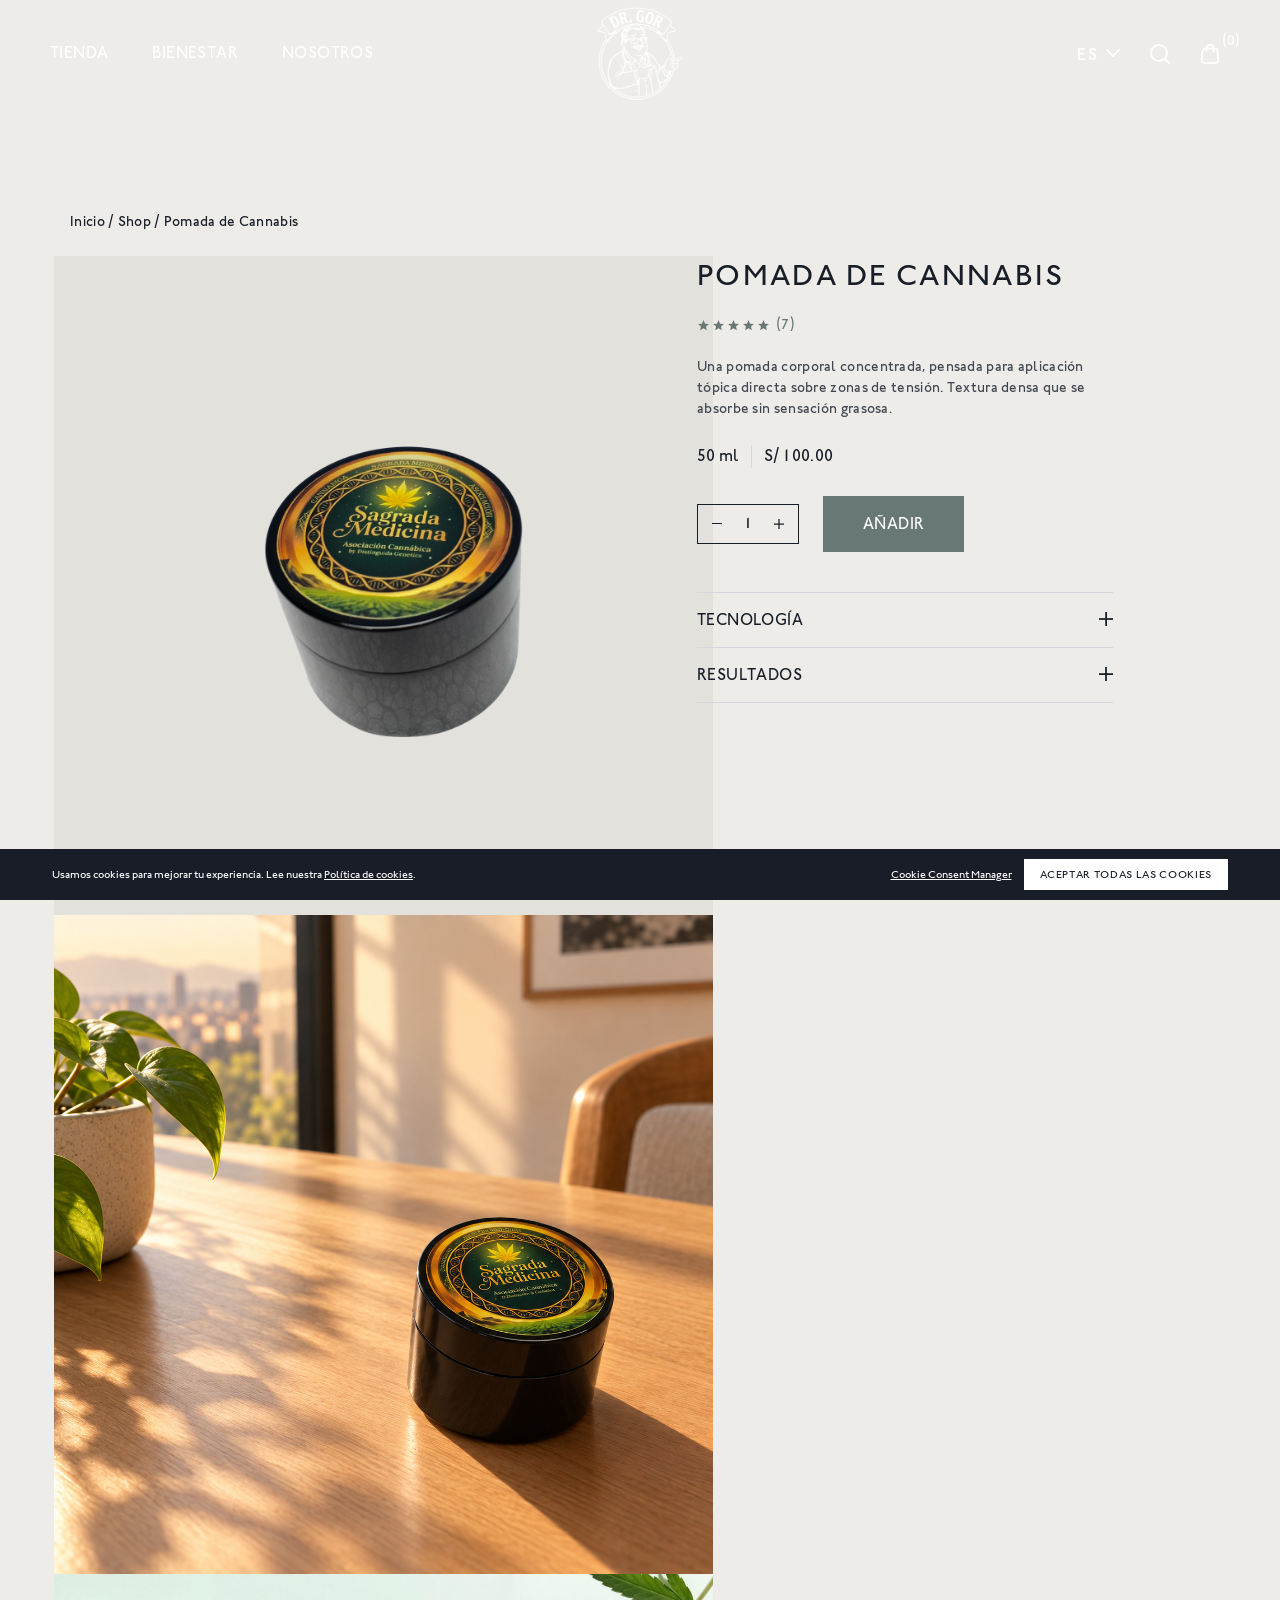
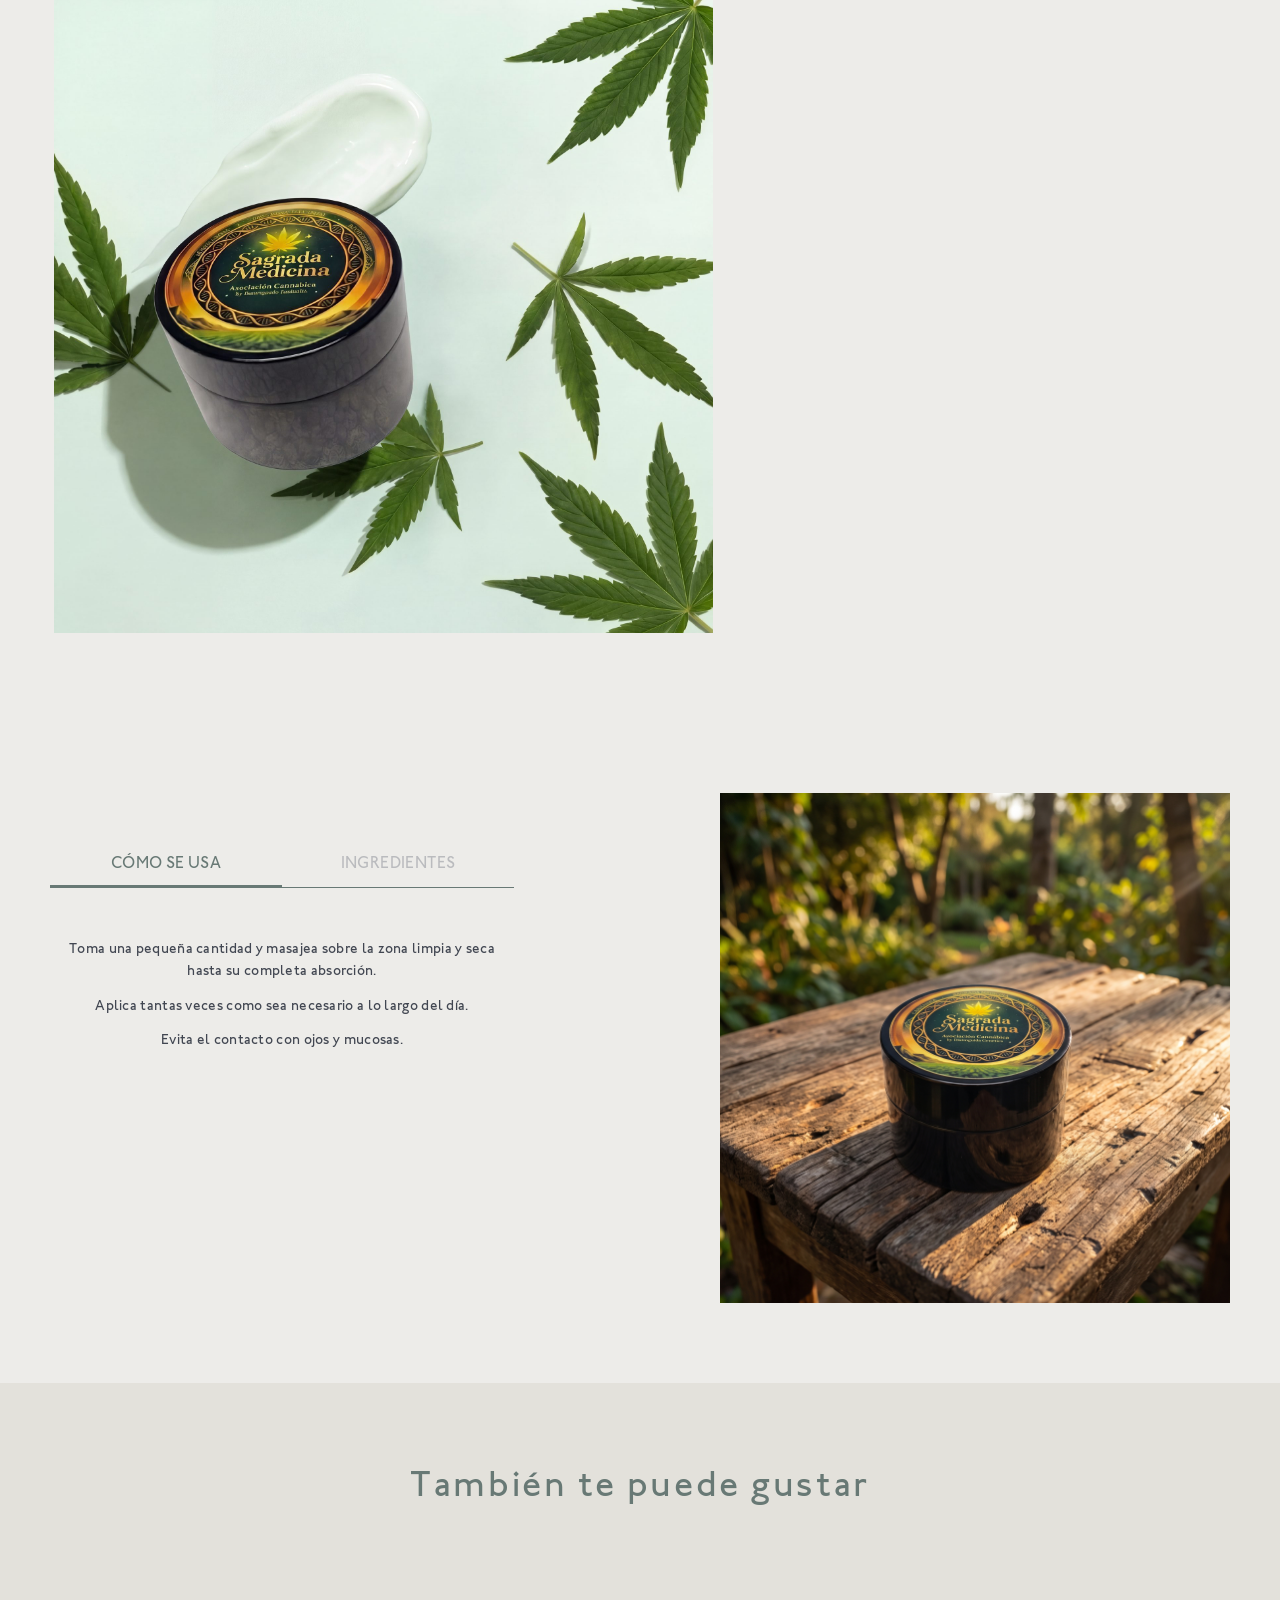
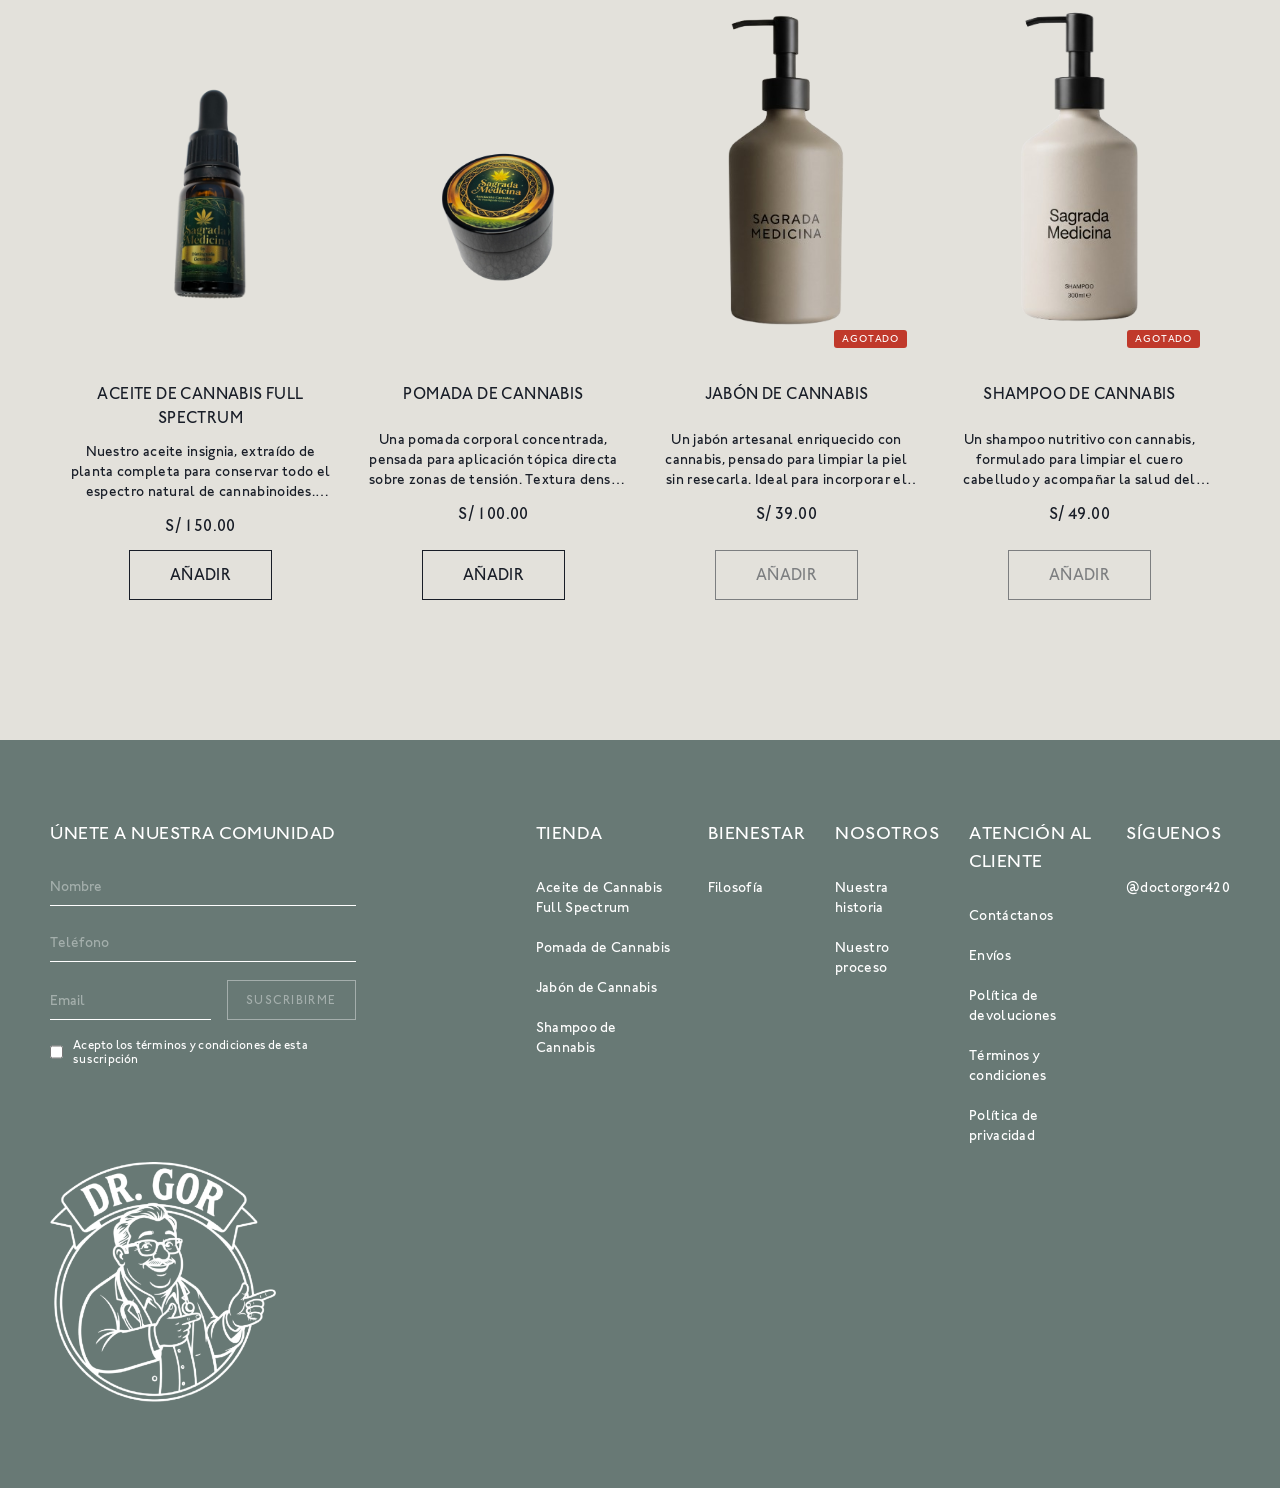
<file: pomada.html>
<!doctype html>
<html lang="es">
<head>
  <meta charset="UTF-8" />
  <meta name="viewport" content="width=device-width, initial-scale=1.0" />
  <link rel="icon" type="image/png" href="/favicon.png" />
  <link rel="apple-touch-icon" href="/favicon.png" />
  <title>Pomada de Cannabis — Doctor Gor</title>
  <link rel="stylesheet" href="/theme.css" />
  <link rel="stylesheet" href="/overrides.css" />
  <link rel="stylesheet" href="/subpage.css" />
  <script type="module" crossorigin src="/assets/cart-Deg98O0e.js"></script>
</head>
<body>
  <div id="header-group">
      <!-- BEGIN sections: header-group -->
<div id="shopify-section-sections--23087762112747__header" class="shopify-section shopify-section-group-header-group">






<header>

  <div class="inner">

    
    <button id="menu-btn" class="" aria-label="Main menu button"></button>

    
    <nav id="main-nav" class="">

      <div id="secondary-menu-bg" class=""></div>

      <div id="main-menu">
        <div class="primary-menu">
          <ul>
            
              <li class="primary-nav-item has-items">
                <a href="javascript:;">Tienda</a>

                
                

                  
                  
                  
                    
                      

                  <div class="secondary-menu inner-menu has-tertiary-menu">
                    <button class="menu-back-button">Tienda</button>
                    <ul><li class="secondary-nav-item has-items"><a href="javascript:;">Sagrada Medicina</a><div class="tertiary-menu inner-menu"><button class="menu-back-button">Sagrada Medicina</button><ul><li class="tertiary-nav-item"><a href="/aceite.html">Aceite de Cannabis Full Spectrum</a></li><li class="tertiary-nav-item"><a href="/pomada.html">Pomada de Cannabis</a></li><li class="tertiary-nav-item"><a href="/jabon.html">Jabón de Cannabis</a></li><li class="tertiary-nav-item"><a href="/shampoo.html">Shampoo de Cannabis</a></li></ul></div></li></ul>
                  </div>
                

              </li>
            
              <li class="primary-nav-item has-items">
                <a href="javascript:;">Bienestar</a>

                
                

                  
                  
                  
                    
                  
                    
                  
                    
                  
                    
                  

                  <div class="secondary-menu inner-menu ">
                    <button class="menu-back-button">Bienestar</button>
                    <ul><li class="secondary-nav-item"><a href="/filosofia.html">Filosofía</a></li></ul>
                  </div>
                

              </li>
            
              <li class="primary-nav-item has-items">
                <a href="javascript:;">Nosotros</a>

                
                

                  
                  
                  
                    
                  
                    
                  
                    
                  
                    
                  

                  <div class="secondary-menu inner-menu ">
                    <button class="menu-back-button">Nosotros</button>
                    <ul><li class="secondary-nav-item"><a href="/nuestra-historia.html">Nuestra historia</a></li><li class="secondary-nav-item"><a href="/nuestro-proceso.html">Nuestro proceso</a></li><li class="secondary-nav-item"><a href="#" data-open-contact="">Contáctanos</a></li></ul>
                  </div>
                

              </li>
            
          </ul>
        </div>
      </div>

      <div id="mobile-utilities">
        <ul>
          <li class="has-items">
            <button id="mobile-currency-button" class="currency-flag currency-USD">
              <label>US</label>
            </button>
          </li>
        </ul>
      </div>

      
      <div id="currency-menu">
        <button class="menu-back-button currency-flag currency-USD">
          <label>US</label>
        </button>
        

<ul>

  
  

    
      
        
        
          <li><a href="https://wildsmithskin.com/" class="currency-flag currency-UK"><label>UK</label></a></li>
        
          <li><a href="https://eu.wildsmithskin.com/" class="currency-flag currency-EU"><label>EU</label></a></li>
        
      
    

  
  

</ul>


      </div>

    </nav>

    
    <a id="header-logo" href="/">
      <img class="dark" src="/images/drgor-logo.png" alt="Doctor Gor" width="200">
      <img class="light" src="/images/drgor-logo.png" alt="Doctor Gor" width="200">
    </a>

    
    <div id="nav-utilities">

      
      <button id="desktop-currency-button" class="dg-lang-toggle" aria-label="Cambiar idioma" data-lang-toggle=""><label>ES</label></button>

      
      <button id="search-button" aria-label="Search button"></button>

      

      <button id="cart-button" aria-label="Cart button">
        <span class="count">0</span>
      </button>

    </div>

  </div>

</header>


</div><div id="shopify-section-sections--23087762112747__predictive_search" class="shopify-section shopify-section-group-header-group">







<aside id="predictive-search" class="">
  <div class="modal">
    <div id="predictive-search-top">
      <div class="section-content">
        
        <div class="search-form">
          <form id="predictive-search-form">
            <input placeholder="Buscar productos" type="search" value="" name="q" id="predictive-search-input" aria-label="Buscar" autocomplete="off" autocorrect="off">
            <button class="clear" type="button" aria-label="Limpiar">Limpiar</button>
          </form>
          
          <button type="button" class="close-btn" aria-label="Close search"></button>
        </div>
      </div>
    </div>

    
    <div id="predictive-search-results">
      <div class="section-content">
        <div class="products">
          <div class="heading">
            <div class="h3">Products</div>
            <p class="results-count"></p>
          </div>
          <div class="grid"></div>
        </div>
      </div>
    </div>

    <div id="predictive-search-empty" class="active">
      <div class="section-content">
        <div class="links">
          <div class="h3">Búsquedas populares</div>
          <ul>
            <li><a href="/aceite.html">Aceite de Cannabis Full Spectrum</a></li>
            <li><a href="/pomada.html">Pomada de Cannabis</a></li>
            <li><a href="/jabon.html">Jabón de Cannabis</a></li>
            <li><a href="/shampoo.html">Shampoo de Cannabis</a></li>
          </ul>
        </div>
        <div class="products">
          <div class="h3">Productos populares</div>
          <div class="grid">
            <div class="grid-item">
              <div class="card product-card" data-product-id="aceite">
                <a class="inner" href="/aceite.html">
                  <div class="upper"><img class="first-image object-cover" src="/images/gotero.png" alt="Aceite"></div>
                  <div class="lower"><div class="h3 product-title">Aceite de Cannabis Full Spectrum</div><div class="prices">S/ 150.00</div></div>
                </a>
              </div>
            </div>
            <div class="grid-item">
              <div class="card product-card" data-product-id="pomada">
                <a class="inner" href="/pomada.html">
                  <div class="upper"><img class="first-image object-cover" src="/images/pomada.png" alt="Pomada"></div>
                  <div class="lower"><div class="h3 product-title">Pomada de Cannabis</div><div class="prices">S/ 100.00</div></div>
                </a>
              </div>
            </div>
            <div class="grid-item">
              <div class="card product-card" data-product-id="jabon">
                <a class="inner" href="/jabon.html">
                  <div class="upper"><img class="first-image object-cover" src="/images/jabon.png" alt="Jabón"><span class="dg-soldout">Agotado</span></div>
                  <div class="lower"><div class="h3 product-title">Jabón de Cannabis</div><div class="prices">S/ 39.00</div></div>
                </a>
              </div>
            </div>
            <div class="grid-item">
              <div class="card product-card" data-product-id="shampoo">
                <a class="inner" href="/shampoo.html">
                  <div class="upper"><img class="first-image object-cover" src="/images/shampoo.png" alt="Shampoo"><span class="dg-soldout">Agotado</span></div>
                  <div class="lower"><div class="h3 product-title">Shampoo de Cannabis</div><div class="prices">S/ 49.00</div></div>
                </a>
              </div>
            </div>
          </div>
        </div>
      </div>
    </div>
  </div>
  </aside>


</div>
<!-- END sections: header-group -->
    </div>

  <section id="product-top" data-product-id="pomada">
    <div class="section-content">
      <div class="breadcrumbs">
        <div class="inner">
          <a href="/">Inicio</a> / <a href="/#productos">Shop</a> / <span>Pomada de Cannabis</span>
        </div>
      </div>

      <div id="product-gallery">
        <div class="gallery-slides">
          <div class="gallery-slide"><img src="/images/pomada.png" alt="Pomada de Cannabis" loading="lazy"></div>
          <div class="gallery-slide"><img src="/images/pomada1.png" alt="Pomada de Cannabis" loading="lazy"></div>
          <div class="gallery-slide"><img src="/images/instagram1pomada.jpeg" alt="Pomada de Cannabis" loading="lazy"></div>
        </div>
      </div>

      <div id="product-info">
        <div class="inner">
          <div id="product-title"><h1 class="h1">Pomada de Cannabis</h1></div>

          <a class="dg-stars" aria-label="Valoración 5 de 5"><svg viewBox="0 0 24 24" aria-hidden="true"><path d="M12 2l2.9 6.6 7.1.6-5.4 4.7 1.6 7-6.2-3.7-6.2 3.7 1.6-7L2 9.2l7.1-.6z"/></svg><svg viewBox="0 0 24 24" aria-hidden="true"><path d="M12 2l2.9 6.6 7.1.6-5.4 4.7 1.6 7-6.2-3.7-6.2 3.7 1.6-7L2 9.2l7.1-.6z"/></svg><svg viewBox="0 0 24 24" aria-hidden="true"><path d="M12 2l2.9 6.6 7.1.6-5.4 4.7 1.6 7-6.2-3.7-6.2 3.7 1.6-7L2 9.2l7.1-.6z"/></svg><svg viewBox="0 0 24 24" aria-hidden="true"><path d="M12 2l2.9 6.6 7.1.6-5.4 4.7 1.6 7-6.2-3.7-6.2 3.7 1.6-7L2 9.2l7.1-.6z"/></svg><svg viewBox="0 0 24 24" aria-hidden="true"><path d="M12 2l2.9 6.6 7.1.6-5.4 4.7 1.6 7-6.2-3.7-6.2 3.7 1.6-7L2 9.2l7.1-.6z"/></svg><span class="count">(7)</span></a>

          <div id="product-description"><p>Una pomada corporal concentrada, pensada para aplicación tópica directa sobre zonas de tensión. Textura densa que se absorbe sin sensación grasosa.</p></div>

          <div id="product-price">
            <span class="only-variant">50 ml</span>
            <span class="price">S/ 100.00</span>
          </div>

          <div id="product-cta">
            <div class="quantity-selector" role="group" aria-label="Cantidad">
              <button type="button" class="quantity-decrease" aria-label="Menos"></button>
              <input type="number" name="quantity" id="quantity" value="1" min="1" inputmode="numeric" readonly>
              <button type="button" class="quantity-increase" aria-label="Más"></button>
            </div>
            <button class="btn btn-solid add-to-cart" data-product-id="pomada">Añadir</button>
          </div>

          <div id="product-specs">
            <details class="accordion">
              <summary class="accordion-title"><h2 class="h2">Tecnología</h2></summary>
              <div class="accordion-content">
                <p>EXTRACTO DE CANNABIS — aporta una textura confortable y acompaña el cuidado natural de la piel.</p>
            <p>MANTECAS VEGETALES — de karité y cacao nutren en profundidad y ayudan a mantener la barrera cutánea.</p>
              </div>
            </details>
            <details class="accordion">
              <summary class="accordion-title"><h2 class="h2">Resultados</h2></summary>
              <div class="accordion-content">
                <p>Dirigido a — confort de la piel, zonas secas o irritadas, recuperación y sensación de alivio localizado.</p>
            <p>92% percibió la piel más confortable y calmada*</p>
            <p>90% destacó su textura y fácil absorción*</p>
            <p>87% lo usaría como parte de su rutina de cuidado*</p>
            <p>*En pruebas de consumo, durante 30 días con 29 participantes.</p>
              </div>
            </details>
          </div>
        </div>
      </div>
    </div>
  </section>

  <section id="product-content-and-media" class="section-content-and-media dual-content">
    <div class="section-content">
      <div class="grid">
        <div class="grid-item content">
          <div class="tabs">
            <button class="tab active" type="button" data-tab-index="0">Cómo se usa</button>
            <button class="tab" type="button" data-tab-index="1">Ingredientes</button>
          </div>
          <div class="content-container" style="min-height: 320px;">
            <div class="slide active init" data-slide-index="0">
              <p>Toma una pequeña cantidad y masajea sobre la zona limpia y seca hasta su completa absorción.</p>
            <p>Aplica tantas veces como sea necesario a lo largo del día.</p>
            <p>Evita el contacto con ojos y mucosas.</p>
            </div>
            <div class="slide" data-slide-index="1">
              <p>Manteca de karité, manteca de cacao, extracto de cannabis, aceite de coco, cera de abejas, vitamina E.</p>
            </div>
          </div>
        </div>
        <div class="grid-item media">
          <div class="media-container">
            <img src="/images/cremapomada.jpeg" alt="Pomada de Cannabis" loading="lazy">
          </div>
        </div>
      </div>
    </div>
  </section>

  <section class="section-product-recommender" id="productos">
    <div class="section-content">
      <h2 class="h2">También te puede gustar</h2>
      <div class="dg-related-grid">
<div class="card product-card" data-product-id="aceite" data-dg-index="0">
  <a class="inner" href="/aceite.html">
    <div class="upper">
      <picture><img class="first-image object-cover" src="/images/gotero.png" alt="Aceite de Cannabis Full Spectrum" loading="lazy"></picture>
      <picture><img class="second-image object-cover" src="/images/aceitec.jpeg" alt="Aceite de Cannabis Full Spectrum" loading="lazy"></picture>
      <span class="dg-hover-quote">“Me encanta su aroma, lo tengo en mi mesa de noche…”</span>
    </div>
    <div class="lower">
      <div>
        <div class="h3 product-title">Aceite de Cannabis Full Spectrum</div>
      </div>
      <div>
        <p class="product-description">Nuestro aceite insignia, extraído de planta completa para conservar todo el espectro natural de cannabinoides. Pensado para acompañar tu rutina diaria de bienestar.</p>
        <div class="prices">S/ 150.00</div>
        <button class="btn btn-outline shop-now" href="#">Añadir</button>
      </div>
    </div>
  </a>
</div>
<div class="card product-card" data-product-id="pomada" data-dg-index="1">
  <a class="inner" href="/pomada.html">
    <div class="upper">
      <picture><img class="first-image object-cover" src="/images/pomada.png" alt="Pomada de Cannabis" loading="lazy"></picture>
      <picture><img class="second-image object-cover" src="/images/cremapomada.jpeg" alt="Pomada de Cannabis" loading="lazy"></picture>
      <span class="dg-hover-quote">“Su textura es suave y me ha ayudado mucho, la llevo siempre conmigo”</span>
    </div>
    <div class="lower">
      <div>
        <div class="h3 product-title">Pomada de Cannabis</div>
      </div>
      <div>
        <p class="product-description">Una pomada corporal concentrada, pensada para aplicación tópica directa sobre zonas de tensión. Textura densa que se absorbe sin sensación grasosa.</p>
        <div class="prices">S/ 100.00</div>
        <button class="btn btn-outline shop-now" href="#">Añadir</button>
      </div>
    </div>
  </a>
</div>
<div class="card product-card" data-product-id="jabon" data-dg-index="2">
  <a class="inner" href="/jabon.html">
    <div class="upper">
      <picture><img class="first-image object-cover" src="/images/jabon.png" alt="Jabón de Cannabis" loading="lazy"></picture>
      <picture><img class="second-image object-cover" src="/images/jabonliquido.jpeg" alt="Jabón de Cannabis" loading="lazy"></picture>
      <span class="dg-hover-quote">“Desde que empecé a usarlo la mejora en mi piel ha sido tremenda!”</span>
      <span class="dg-soldout">Agotado</span>
    </div>
    <div class="lower">
      <div>
        <div class="h3 product-title">Jabón de Cannabis</div>
      </div>
      <div>
        <p class="product-description">Un jabón artesanal enriquecido con cannabis, pensado para limpiar la piel sin resecarla. Ideal para incorporar el ritual Doctor Gor a tu ducha diaria.</p>
        <div class="prices">S/ 39.00</div>
        <button class="btn btn-outline shop-now disabled" disabled href="#">Añadir</button>
      </div>
    </div>
  </a>
</div>
<div class="card product-card" data-product-id="shampoo" data-dg-index="3">
  <a class="inner" href="/shampoo.html">
    <div class="upper">
      <picture><img class="first-image object-cover" src="/images/shampoo.png" alt="Shampoo de Cannabis" loading="lazy"></picture>
      <picture><img class="second-image object-cover" src="/images/shampooliquido.jpeg" alt="Shampoo de Cannabis" loading="lazy"></picture>
      <span class="dg-hover-quote">“La frescura y olor del post baño son increíbles”</span>
      <span class="dg-soldout">Agotado</span>
    </div>
    <div class="lower">
      <div>
        <div class="h3 product-title">Shampoo de Cannabis</div>
      </div>
      <div>
        <p class="product-description">Un shampoo nutritivo con cannabis, formulado para limpiar el cuero cabelludo y acompañar la salud del cabello desde la raíz.</p>
        <div class="prices">S/ 49.00</div>
        <button class="btn btn-outline shop-now disabled" disabled href="#">Añadir</button>
      </div>
    </div>
  </a>
</div>
      </div>
    </div>
  </section>

<footer>
  <div class="inner">
    <div id="footer-signup">
        <div class="h3">Únete a nuestra comunidad</div>
        <form id="dg-newsletter" class="dg-newsletter">
          <input type="text" name="nombre" placeholder="Nombre" autocomplete="name">
          <input type="tel" name="telefono" placeholder="Teléfono" autocomplete="tel">
          <div class="dg-newsletter-row">
            <input type="email" name="email" placeholder="Email" autocomplete="email" required="">
            <button type="submit">Suscribirme</button>
          </div>
          <label class="dg-terms"><input type="checkbox" required=""> Acepto los términos y condiciones de esta suscripción</label>
        </form></div>

    <div id="footer-menus"><div class="footer-menu"><div class="h3">Tienda</div><ul><li><a href="/aceite.html">Aceite de Cannabis Full Spectrum</a></li><li><a href="/pomada.html">Pomada de Cannabis</a></li><li><a href="/jabon.html">Jabón de Cannabis</a></li><li><a href="/shampoo.html">Shampoo de Cannabis</a></li></ul></div><div class="footer-menu"><div class="h3">Bienestar</div><ul><li><a href="/filosofia.html">Filosofía</a></li></ul></div><div class="footer-menu"><div class="h3">Nosotros</div><ul><li><a href="/nuestra-historia.html">Nuestra historia</a></li><li><a href="/nuestro-proceso.html">Nuestro proceso</a></li></ul></div><div class="footer-menu"><div class="h3">Atención al cliente</div><ul><li><a href="#" data-open-contact="">Contáctanos</a></li><li><a href="/envios.html">Envíos</a></li><li><a href="/devoluciones.html">Política de devoluciones</a></li><li><a href="/terminos.html">Términos y condiciones</a></li><li><a href="/privacidad.html">Política de privacidad</a></li></ul></div><div class="footer-menu"><div class="h3">Síguenos</div><ul><li><a href="https://www.instagram.com/doctorgor420/">@doctorgor420</a></li></ul></div></div>

    <div class="dg-footer-brand"><img src="/images/drgor-logo.png" alt="Doctor Gor" width="360"></div>

    <div id="footer-bottom">
    </div>
  </div>
</footer>

<aside id="cart-drawer" class="drawer" data-cart-item-count="0" data-cart-empty="true">
  <div class="background-scrim object-cover"></div>

  
  <div class="panel"><div id="dg-cart">
        <header class="dg-head"><h2>Tu bolsa</h2><button id="dg-close" aria-label="Cerrar">×</button></header>
        <div id="dg-items"></div>
        <footer class="dg-foot">
          <div class="dg-row"><span>Subtotal</span><span id="dg-subtotal">S/ 0.00</span><a id="dg-order" class="dg-order" href="#">Pedir</a></div>
          <p id="dg-note" class="dg-note"></p>
        </footer>
      </div></div>

  
  
<div id="cart-gift-box" class="cart-modal" style="display:none;">
  <div class="modal">
    <div class="grid">
      <div class="grid-item">
        <img src="https://us.wildsmithskin.com/cdn/shopifycloud/storefront/assets/no-image-2048-a2addb12_600x.gif" alt="" loading="lazy">
      </div>
      <div class="grid-item">
        <div class="details">
          <div class="h3">Caja de regalo</div>
          <p>Add a gift box to your order. Our Gift Boxes hold up to three medium sized items</p>
          <span class="price"></span>
          <button class="btn btn-outline add-to-cart" data-first-variant-id="">
            Añadir a la bolsa
          </button>
        </div>
      </div>
    </div>
    
    <button type="button" class="close-btn" aria-label="Close gift box modal"></button>
  </div>
</div>


<div id="cart-note" class="cart-modal">
  <div class="modal">
    <div class="details">
      <div class="h3">Note</div>
      <p>Add a note to your order</p>
      <span class="price">Free</span>
      <textarea id="order-note" name="note" rows="4" maxlength="160" placeholder="Your note..."></textarea>
      <p class="error" style="display: none;">
        You've reached the maximum character limit for order notes.
      </p>
      <button class="btn btn-outline add-to-cart">Añadir a la bolsa</button>
    </div>
    
    <button type="button" class="close-btn" aria-label="Close note modal"></button>
  </div>
</div>

</aside>


<div id="onetrust-banner-sdk" class="otFlat bottom ot-wo-title vertical-align-content" tabindex="0" role="region" aria-label="Cookie banner" style="bottom: 0px;"><div role="dialog" aria-label="Privacy"><div class="ot-sdk-container"><div class="ot-sdk-row"><div id="onetrust-group-container" class="ot-sdk-eight ot-sdk-columns"><div class="banner_logo"></div><div id="onetrust-policy"><div id="onetrust-policy-text">Usamos cookies para mejorar tu experiencia. Lee nuestra <a href="/politicas.html">Política de cookies</a>.</div></div></div><div id="onetrust-button-group-parent" class="ot-sdk-three ot-sdk-columns"><div id="onetrust-button-group"><button id="onetrust-pc-btn-handler" aria-label="Cookie Consent Manager, Opens the preference center dialog" class="cookie-setting-link">Cookie Consent Manager</button>  <button id="onetrust-accept-btn-handler">Aceptar todas las cookies</button></div></div></div></div><!-- Close Button --><div id="onetrust-close-btn-container"><button class="onetrust-close-btn-handler onetrust-close-btn-ui banner-close-button ot-close-icon" style="background-image: url(&quot;https://cdn.cookielaw.org/logos/static/ot_close.svg&quot;);" aria-label="Close"></button></div><!-- Close Button END--></div></div>
  

<div id="google_translate_element" style="position: absolute; left: -9999px; top: -9999px;"></div><script src="https://translate.google.com/translate_a/element.js?cb=googleTranslateElementInit" async=""></script><div id="dg-contact" class="dg-modal">
        <div class="dg-modal-scrim" data-close-contact=""></div>
        <form id="dg-contact-form" class="dg-modal-panel">
          <header class="dg-modal-head"><h2>Contáctanos</h2><button type="button" data-close-contact="" aria-label="Cerrar">×</button></header>
          <label>Nombre<input name="nombre" required=""></label>
          <label>Teléfono<input name="telefono" required=""></label>
          <label>Email<input type="email" name="email" required=""></label>
          <label>Mensaje<textarea name="mensaje" rows="4" required=""></textarea></label>
          <button type="submit" class="dg-modal-submit">Enviar</button>
        </form></div></body></html>
</file>
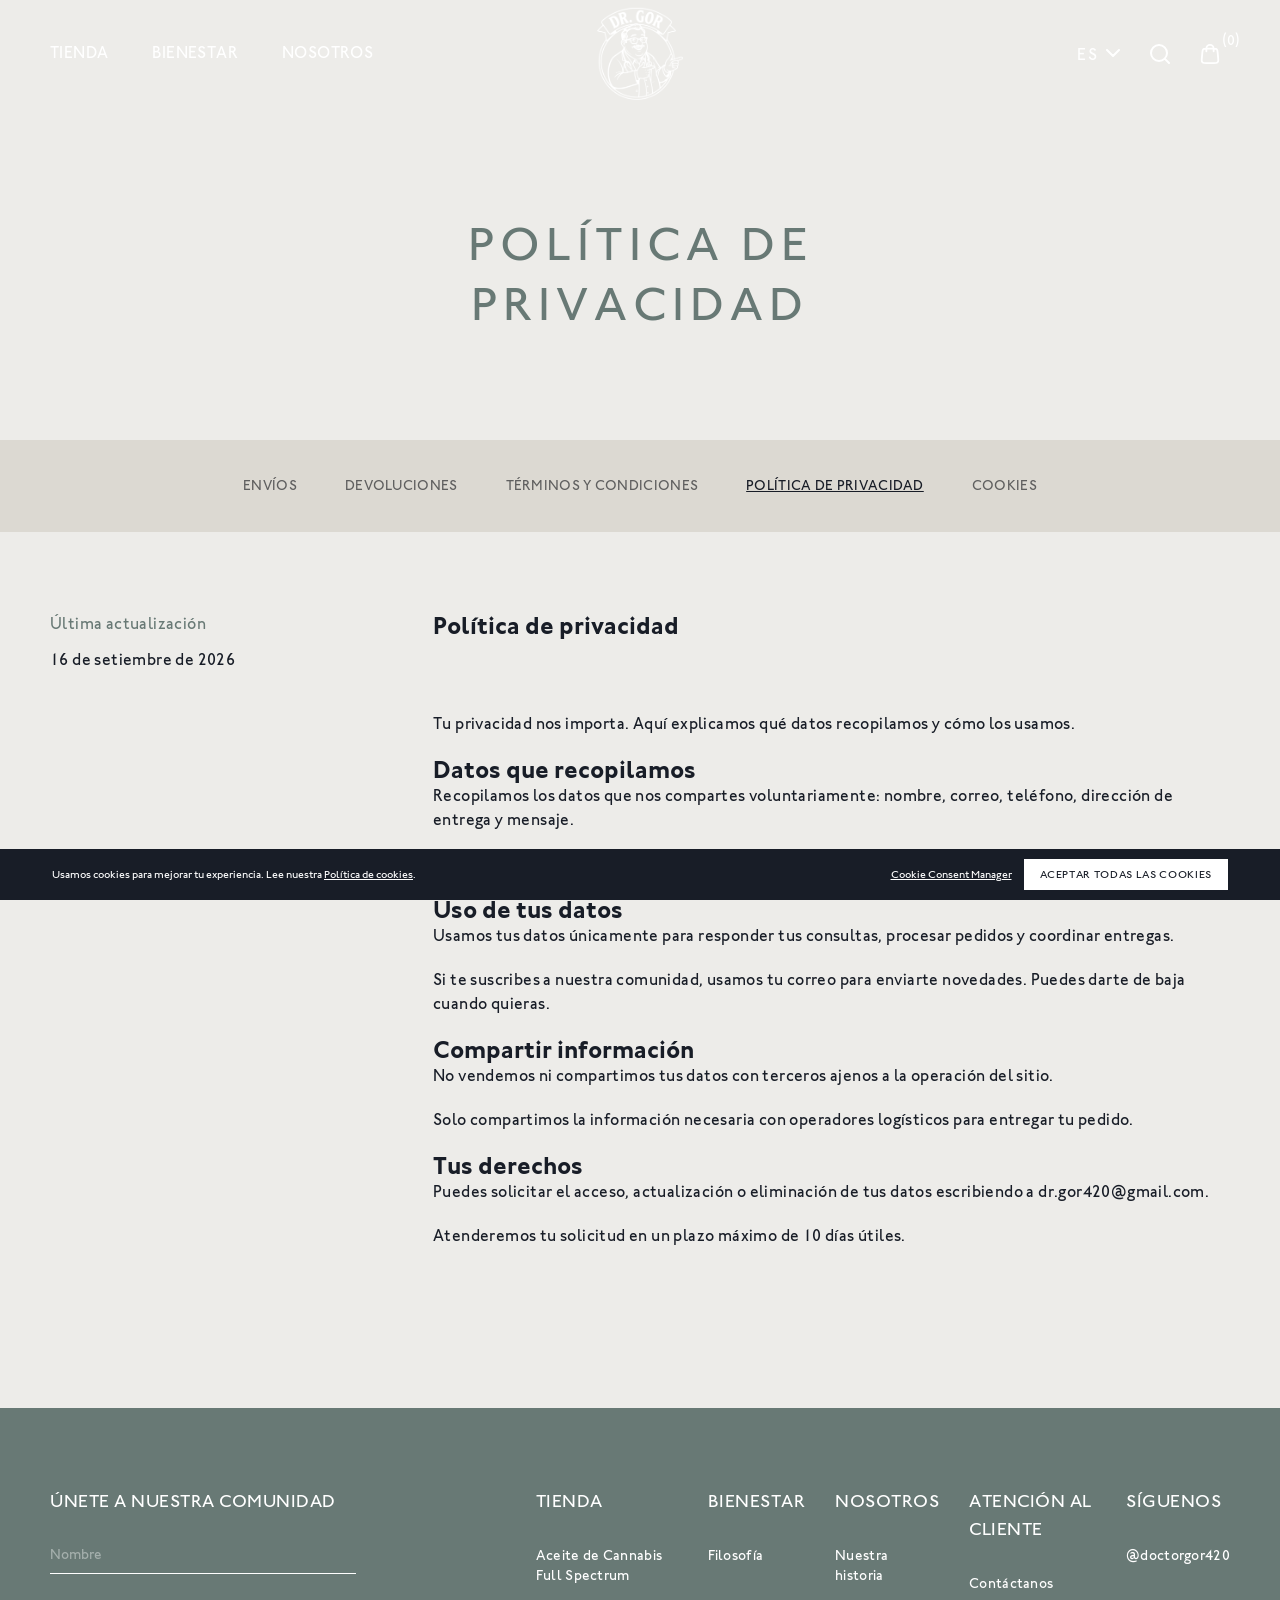
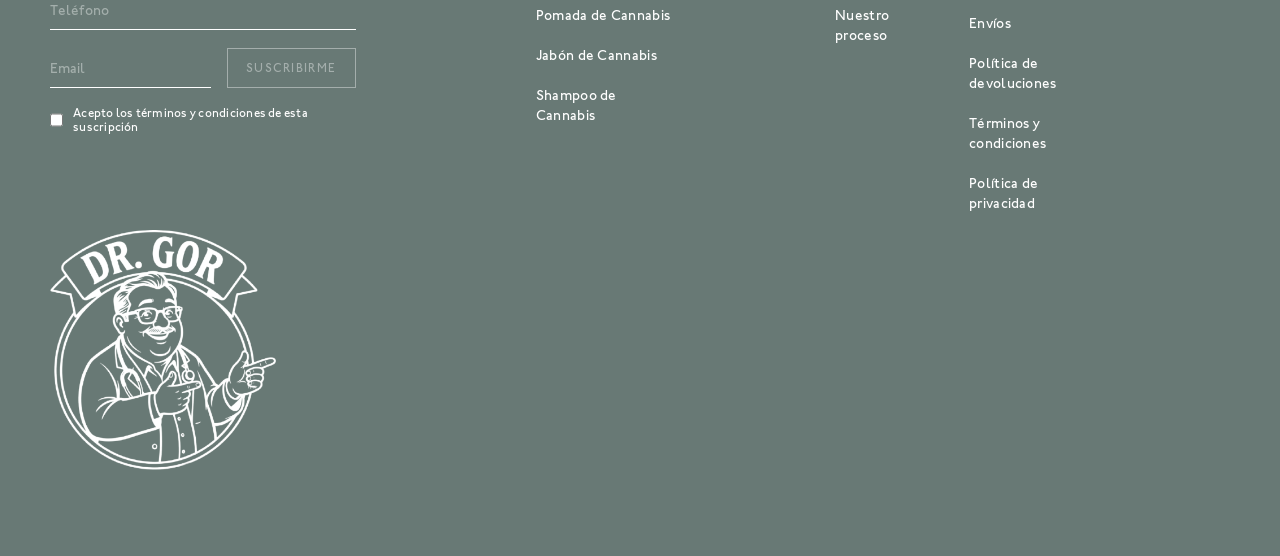
<file: privacidad.html>
<!doctype html>
<html lang="es">
<head>
  <meta charset="UTF-8" />
  <meta name="viewport" content="width=device-width, initial-scale=1.0" />
  <link rel="icon" type="image/png" href="/favicon.png" />
  <link rel="apple-touch-icon" href="/favicon.png" />
  <title>Política de privacidad — Doctor Gor</title>
  <link rel="stylesheet" href="/theme.css" />
  <link rel="stylesheet" href="/overrides.css" />
  <link rel="stylesheet" href="/subpage.css" />
  <script type="module" crossorigin src="/assets/cart-Deg98O0e.js"></script>
</head>
<body>
  <div id="header-group">
      <!-- BEGIN sections: header-group -->
<div id="shopify-section-sections--23087762112747__header" class="shopify-section shopify-section-group-header-group">






<header>

  <div class="inner">

    
    <button id="menu-btn" class="" aria-label="Main menu button"></button>

    
    <nav id="main-nav" class="">

      <div id="secondary-menu-bg" class=""></div>

      <div id="main-menu">
        <div class="primary-menu">
          <ul>
            
              <li class="primary-nav-item has-items">
                <a href="javascript:;">Tienda</a>

                
                

                  
                  
                  
                    
                      

                  <div class="secondary-menu inner-menu has-tertiary-menu">
                    <button class="menu-back-button">Tienda</button>
                    <ul><li class="secondary-nav-item has-items"><a href="javascript:;">Sagrada Medicina</a><div class="tertiary-menu inner-menu"><button class="menu-back-button">Sagrada Medicina</button><ul><li class="tertiary-nav-item"><a href="/aceite.html">Aceite de Cannabis Full Spectrum</a></li><li class="tertiary-nav-item"><a href="/pomada.html">Pomada de Cannabis</a></li><li class="tertiary-nav-item"><a href="/jabon.html">Jabón de Cannabis</a></li><li class="tertiary-nav-item"><a href="/shampoo.html">Shampoo de Cannabis</a></li></ul></div></li></ul>
                  </div>
                

              </li>
            
              <li class="primary-nav-item has-items">
                <a href="javascript:;">Bienestar</a>

                
                

                  
                  
                  
                    
                  
                    
                  
                    
                  
                    
                  

                  <div class="secondary-menu inner-menu ">
                    <button class="menu-back-button">Bienestar</button>
                    <ul><li class="secondary-nav-item"><a href="/filosofia.html">Filosofía</a></li></ul>
                  </div>
                

              </li>
            
              <li class="primary-nav-item has-items">
                <a href="javascript:;">Nosotros</a>

                
                

                  
                  
                  
                    
                  
                    
                  
                    
                  
                    
                  

                  <div class="secondary-menu inner-menu ">
                    <button class="menu-back-button">Nosotros</button>
                    <ul><li class="secondary-nav-item"><a href="/nuestra-historia.html">Nuestra historia</a></li><li class="secondary-nav-item"><a href="/nuestro-proceso.html">Nuestro proceso</a></li><li class="secondary-nav-item"><a href="#" data-open-contact="">Contáctanos</a></li></ul>
                  </div>
                

              </li>
            
          </ul>
        </div>
      </div>

      <div id="mobile-utilities">
        <ul>
          <li class="has-items">
            <button id="mobile-currency-button" class="currency-flag currency-USD">
              <label>US</label>
            </button>
          </li>
        </ul>
      </div>

      
      <div id="currency-menu">
        <button class="menu-back-button currency-flag currency-USD">
          <label>US</label>
        </button>
        

<ul>

  
  

    
      
        
        
          <li><a href="https://wildsmithskin.com/" class="currency-flag currency-UK"><label>UK</label></a></li>
        
          <li><a href="https://eu.wildsmithskin.com/" class="currency-flag currency-EU"><label>EU</label></a></li>
        
      
    

  
  

</ul>


      </div>

    </nav>

    
    <a id="header-logo" href="/">
      <img class="dark" src="/images/drgor-logo.png" alt="Doctor Gor" width="200">
      <img class="light" src="/images/drgor-logo.png" alt="Doctor Gor" width="200">
    </a>

    
    <div id="nav-utilities">

      
      <button id="desktop-currency-button" class="dg-lang-toggle" aria-label="Cambiar idioma" data-lang-toggle=""><label>ES</label></button>

      
      <button id="search-button" aria-label="Search button"></button>

      

      <button id="cart-button" aria-label="Cart button">
        <span class="count">0</span>
      </button>

    </div>

  </div>

</header>


</div><div id="shopify-section-sections--23087762112747__predictive_search" class="shopify-section shopify-section-group-header-group">







<aside id="predictive-search" class="">
  <div class="modal">
    <div id="predictive-search-top">
      <div class="section-content">
        
        <div class="search-form">
          <form id="predictive-search-form">
            <input placeholder="Buscar productos" type="search" value="" name="q" id="predictive-search-input" aria-label="Buscar" autocomplete="off" autocorrect="off">
            <button class="clear" type="button" aria-label="Limpiar">Limpiar</button>
          </form>
          
          <button type="button" class="close-btn" aria-label="Close search"></button>
        </div>
      </div>
    </div>

    
    <div id="predictive-search-results">
      <div class="section-content">
        <div class="products">
          <div class="heading">
            <div class="h3">Products</div>
            <p class="results-count"></p>
          </div>
          <div class="grid"></div>
        </div>
      </div>
    </div>

    <div id="predictive-search-empty" class="active">
      <div class="section-content">
        <div class="links">
          <div class="h3">Búsquedas populares</div>
          <ul>
            <li><a href="/aceite.html">Aceite de Cannabis Full Spectrum</a></li>
            <li><a href="/pomada.html">Pomada de Cannabis</a></li>
            <li><a href="/jabon.html">Jabón de Cannabis</a></li>
            <li><a href="/shampoo.html">Shampoo de Cannabis</a></li>
          </ul>
        </div>
        <div class="products">
          <div class="h3">Productos populares</div>
          <div class="grid">
            <div class="grid-item">
              <div class="card product-card" data-product-id="aceite">
                <a class="inner" href="/aceite.html">
                  <div class="upper"><img class="first-image object-cover" src="/images/gotero.png" alt="Aceite"></div>
                  <div class="lower"><div class="h3 product-title">Aceite de Cannabis Full Spectrum</div><div class="prices">S/ 150.00</div></div>
                </a>
              </div>
            </div>
            <div class="grid-item">
              <div class="card product-card" data-product-id="pomada">
                <a class="inner" href="/pomada.html">
                  <div class="upper"><img class="first-image object-cover" src="/images/pomada.png" alt="Pomada"></div>
                  <div class="lower"><div class="h3 product-title">Pomada de Cannabis</div><div class="prices">S/ 100.00</div></div>
                </a>
              </div>
            </div>
            <div class="grid-item">
              <div class="card product-card" data-product-id="jabon">
                <a class="inner" href="/jabon.html">
                  <div class="upper"><img class="first-image object-cover" src="/images/jabon.png" alt="Jabón"><span class="dg-soldout">Agotado</span></div>
                  <div class="lower"><div class="h3 product-title">Jabón de Cannabis</div><div class="prices">S/ 39.00</div></div>
                </a>
              </div>
            </div>
            <div class="grid-item">
              <div class="card product-card" data-product-id="shampoo">
                <a class="inner" href="/shampoo.html">
                  <div class="upper"><img class="first-image object-cover" src="/images/shampoo.png" alt="Shampoo"><span class="dg-soldout">Agotado</span></div>
                  <div class="lower"><div class="h3 product-title">Shampoo de Cannabis</div><div class="prices">S/ 49.00</div></div>
                </a>
              </div>
            </div>
          </div>
        </div>
      </div>
    </div>
  </div>
  </aside>


</div>
<!-- END sections: header-group -->
    </div>

  <section class="section-banner simple-banner">
    <div class="section-content">
      <div class="content-container">
        <h1 class="h1">POLÍTICA DE PRIVACIDAD</h1>
      </div>
    </div>
  </section>

  <div class="section-sub-menu-wrapper">
    <div class="section-sub-menu sticky">
      <div class="section-content">
        <div class="links">
          <div class="track">
          <a href="/envios.html">Envíos</a>
          <a href="/devoluciones.html">Devoluciones</a>
          <a href="/terminos.html">Términos y condiciones</a>
          <a href="/privacidad.html" class="active">Política de privacidad</a>
          <a href="/politicas.html">Cookies</a>
          </div>
        </div>
      </div>
    </div>
  </div>

  <section class="section-customer-care">
    <div class="section-content">
      <div class="grid">
        <h2>Política de privacidad</h2>
        <div class="grid-item sidebar">
          <span>Última actualización</span>
          <p>16 de setiembre de 2026</p>
        </div>
        <div class="grid-item main">
          <div class="content">
          <p>Tu privacidad nos importa. Aquí explicamos qué datos recopilamos y cómo los usamos.</p>
          <h2>Datos que recopilamos</h2>
          <p>Recopilamos los datos que nos compartes voluntariamente: nombre, correo, teléfono, dirección de entrega y mensaje.</p>
          <p>También usamos cookies necesarias para el funcionamiento del sitio, como el contenido de tu bolsa.</p>
          <h2>Uso de tus datos</h2>
          <p>Usamos tus datos únicamente para responder tus consultas, procesar pedidos y coordinar entregas.</p>
          <p>Si te suscribes a nuestra comunidad, usamos tu correo para enviarte novedades. Puedes darte de baja cuando quieras.</p>
          <h2>Compartir información</h2>
          <p>No vendemos ni compartimos tus datos con terceros ajenos a la operación del sitio.</p>
          <p>Solo compartimos la información necesaria con operadores logísticos para entregar tu pedido.</p>
          <h2>Tus derechos</h2>
          <p>Puedes solicitar el acceso, actualización o eliminación de tus datos escribiendo a dr.gor420@gmail.com.</p>
          <p>Atenderemos tu solicitud en un plazo máximo de 10 días útiles.</p>
          </div>
        </div>
      </div>
    </div>
  </section>

<footer>
  <div class="inner">
    <div id="footer-signup">
        <div class="h3">Únete a nuestra comunidad</div>
        <form id="dg-newsletter" class="dg-newsletter">
          <input type="text" name="nombre" placeholder="Nombre" autocomplete="name">
          <input type="tel" name="telefono" placeholder="Teléfono" autocomplete="tel">
          <div class="dg-newsletter-row">
            <input type="email" name="email" placeholder="Email" autocomplete="email" required="">
            <button type="submit">Suscribirme</button>
          </div>
          <label class="dg-terms"><input type="checkbox" required=""> Acepto los términos y condiciones de esta suscripción</label>
        </form></div>

    <div id="footer-menus"><div class="footer-menu"><div class="h3">Tienda</div><ul><li><a href="/aceite.html">Aceite de Cannabis Full Spectrum</a></li><li><a href="/pomada.html">Pomada de Cannabis</a></li><li><a href="/jabon.html">Jabón de Cannabis</a></li><li><a href="/shampoo.html">Shampoo de Cannabis</a></li></ul></div><div class="footer-menu"><div class="h3">Bienestar</div><ul><li><a href="/filosofia.html">Filosofía</a></li></ul></div><div class="footer-menu"><div class="h3">Nosotros</div><ul><li><a href="/nuestra-historia.html">Nuestra historia</a></li><li><a href="/nuestro-proceso.html">Nuestro proceso</a></li></ul></div><div class="footer-menu"><div class="h3">Atención al cliente</div><ul><li><a href="#" data-open-contact="">Contáctanos</a></li><li><a href="/envios.html">Envíos</a></li><li><a href="/devoluciones.html">Política de devoluciones</a></li><li><a href="/terminos.html">Términos y condiciones</a></li><li><a href="/privacidad.html">Política de privacidad</a></li></ul></div><div class="footer-menu"><div class="h3">Síguenos</div><ul><li><a href="https://www.instagram.com/doctorgor420/">@doctorgor420</a></li></ul></div></div>

    <div class="dg-footer-brand"><img src="/images/drgor-logo.png" alt="Doctor Gor" width="360"></div>

    <div id="footer-bottom">
    </div>
  </div>
</footer>

<aside id="cart-drawer" class="drawer" data-cart-item-count="0" data-cart-empty="true">
  <div class="background-scrim object-cover"></div>

  
  <div class="panel"><div id="dg-cart">
        <header class="dg-head"><h2>Tu bolsa</h2><button id="dg-close" aria-label="Cerrar">×</button></header>
        <div id="dg-items"></div>
        <footer class="dg-foot">
          <div class="dg-row"><span>Subtotal</span><span id="dg-subtotal">S/ 0.00</span><a id="dg-order" class="dg-order" href="#">Pedir</a></div>
          <p id="dg-note" class="dg-note"></p>
        </footer>
      </div></div>

  
  
<div id="cart-gift-box" class="cart-modal" style="display:none;">
  <div class="modal">
    <div class="grid">
      <div class="grid-item">
        <img src="https://us.wildsmithskin.com/cdn/shopifycloud/storefront/assets/no-image-2048-a2addb12_600x.gif" alt="" loading="lazy">
      </div>
      <div class="grid-item">
        <div class="details">
          <div class="h3">Caja de regalo</div>
          <p>Add a gift box to your order. Our Gift Boxes hold up to three medium sized items</p>
          <span class="price"></span>
          <button class="btn btn-outline add-to-cart" data-first-variant-id="">
            Añadir a la bolsa
          </button>
        </div>
      </div>
    </div>
    
    <button type="button" class="close-btn" aria-label="Close gift box modal"></button>
  </div>
</div>


<div id="cart-note" class="cart-modal">
  <div class="modal">
    <div class="details">
      <div class="h3">Note</div>
      <p>Add a note to your order</p>
      <span class="price">Free</span>
      <textarea id="order-note" name="note" rows="4" maxlength="160" placeholder="Your note..."></textarea>
      <p class="error" style="display: none;">
        You've reached the maximum character limit for order notes.
      </p>
      <button class="btn btn-outline add-to-cart">Añadir a la bolsa</button>
    </div>
    
    <button type="button" class="close-btn" aria-label="Close note modal"></button>
  </div>
</div>

</aside>


<div id="onetrust-banner-sdk" class="otFlat bottom ot-wo-title vertical-align-content" tabindex="0" role="region" aria-label="Cookie banner" style="bottom: 0px;"><div role="dialog" aria-label="Privacy"><div class="ot-sdk-container"><div class="ot-sdk-row"><div id="onetrust-group-container" class="ot-sdk-eight ot-sdk-columns"><div class="banner_logo"></div><div id="onetrust-policy"><div id="onetrust-policy-text">Usamos cookies para mejorar tu experiencia. Lee nuestra <a href="/politicas.html">Política de cookies</a>.</div></div></div><div id="onetrust-button-group-parent" class="ot-sdk-three ot-sdk-columns"><div id="onetrust-button-group"><button id="onetrust-pc-btn-handler" aria-label="Cookie Consent Manager, Opens the preference center dialog" class="cookie-setting-link">Cookie Consent Manager</button>  <button id="onetrust-accept-btn-handler">Aceptar todas las cookies</button></div></div></div></div><!-- Close Button --><div id="onetrust-close-btn-container"><button class="onetrust-close-btn-handler onetrust-close-btn-ui banner-close-button ot-close-icon" style="background-image: url(&quot;https://cdn.cookielaw.org/logos/static/ot_close.svg&quot;);" aria-label="Close"></button></div><!-- Close Button END--></div></div>
  

<div id="google_translate_element" style="position: absolute; left: -9999px; top: -9999px;"></div><script src="https://translate.google.com/translate_a/element.js?cb=googleTranslateElementInit" async=""></script><div id="dg-contact" class="dg-modal">
        <div class="dg-modal-scrim" data-close-contact=""></div>
        <form id="dg-contact-form" class="dg-modal-panel">
          <header class="dg-modal-head"><h2>Contáctanos</h2><button type="button" data-close-contact="" aria-label="Cerrar">×</button></header>
          <label>Nombre<input name="nombre" required=""></label>
          <label>Teléfono<input name="telefono" required=""></label>
          <label>Email<input type="email" name="email" required=""></label>
          <label>Mensaje<textarea name="mensaje" rows="4" required=""></textarea></label>
          <button type="submit" class="dg-modal-submit">Enviar</button>
        </form></div></body></html>
</file>
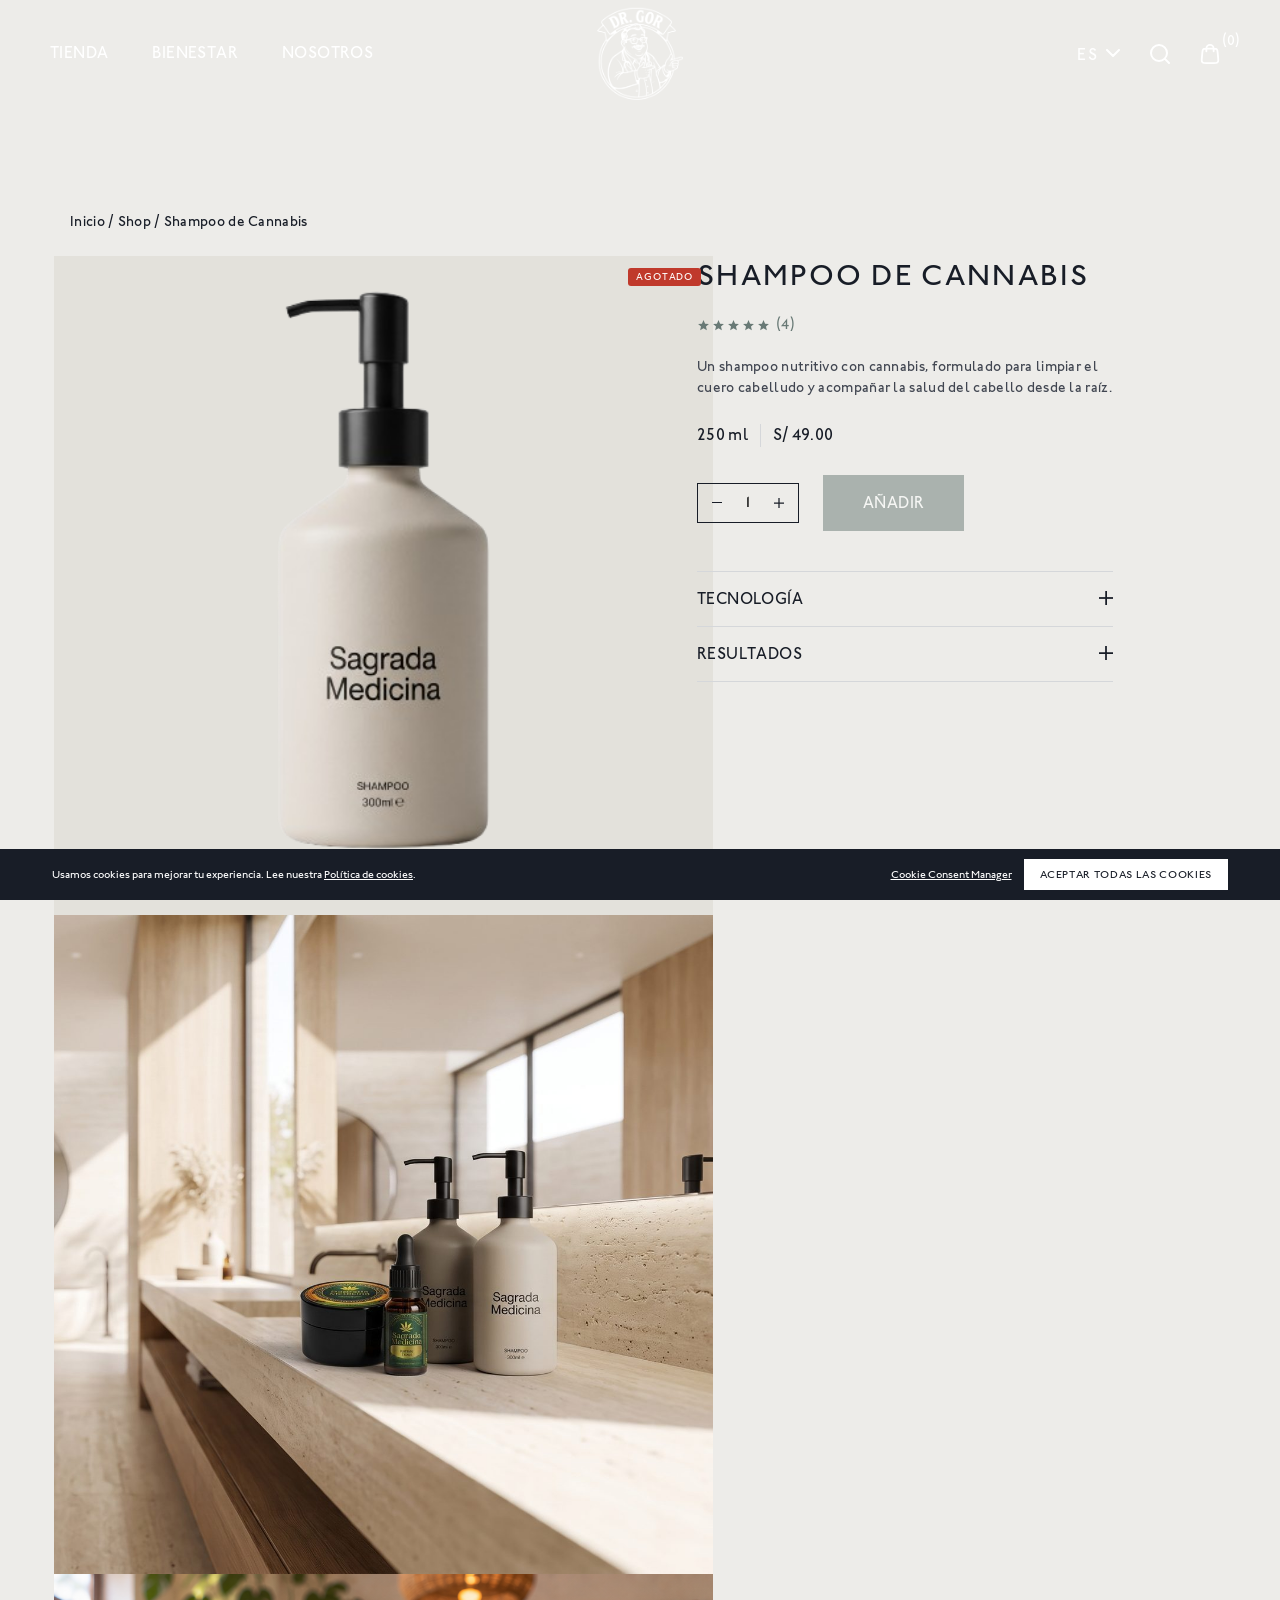
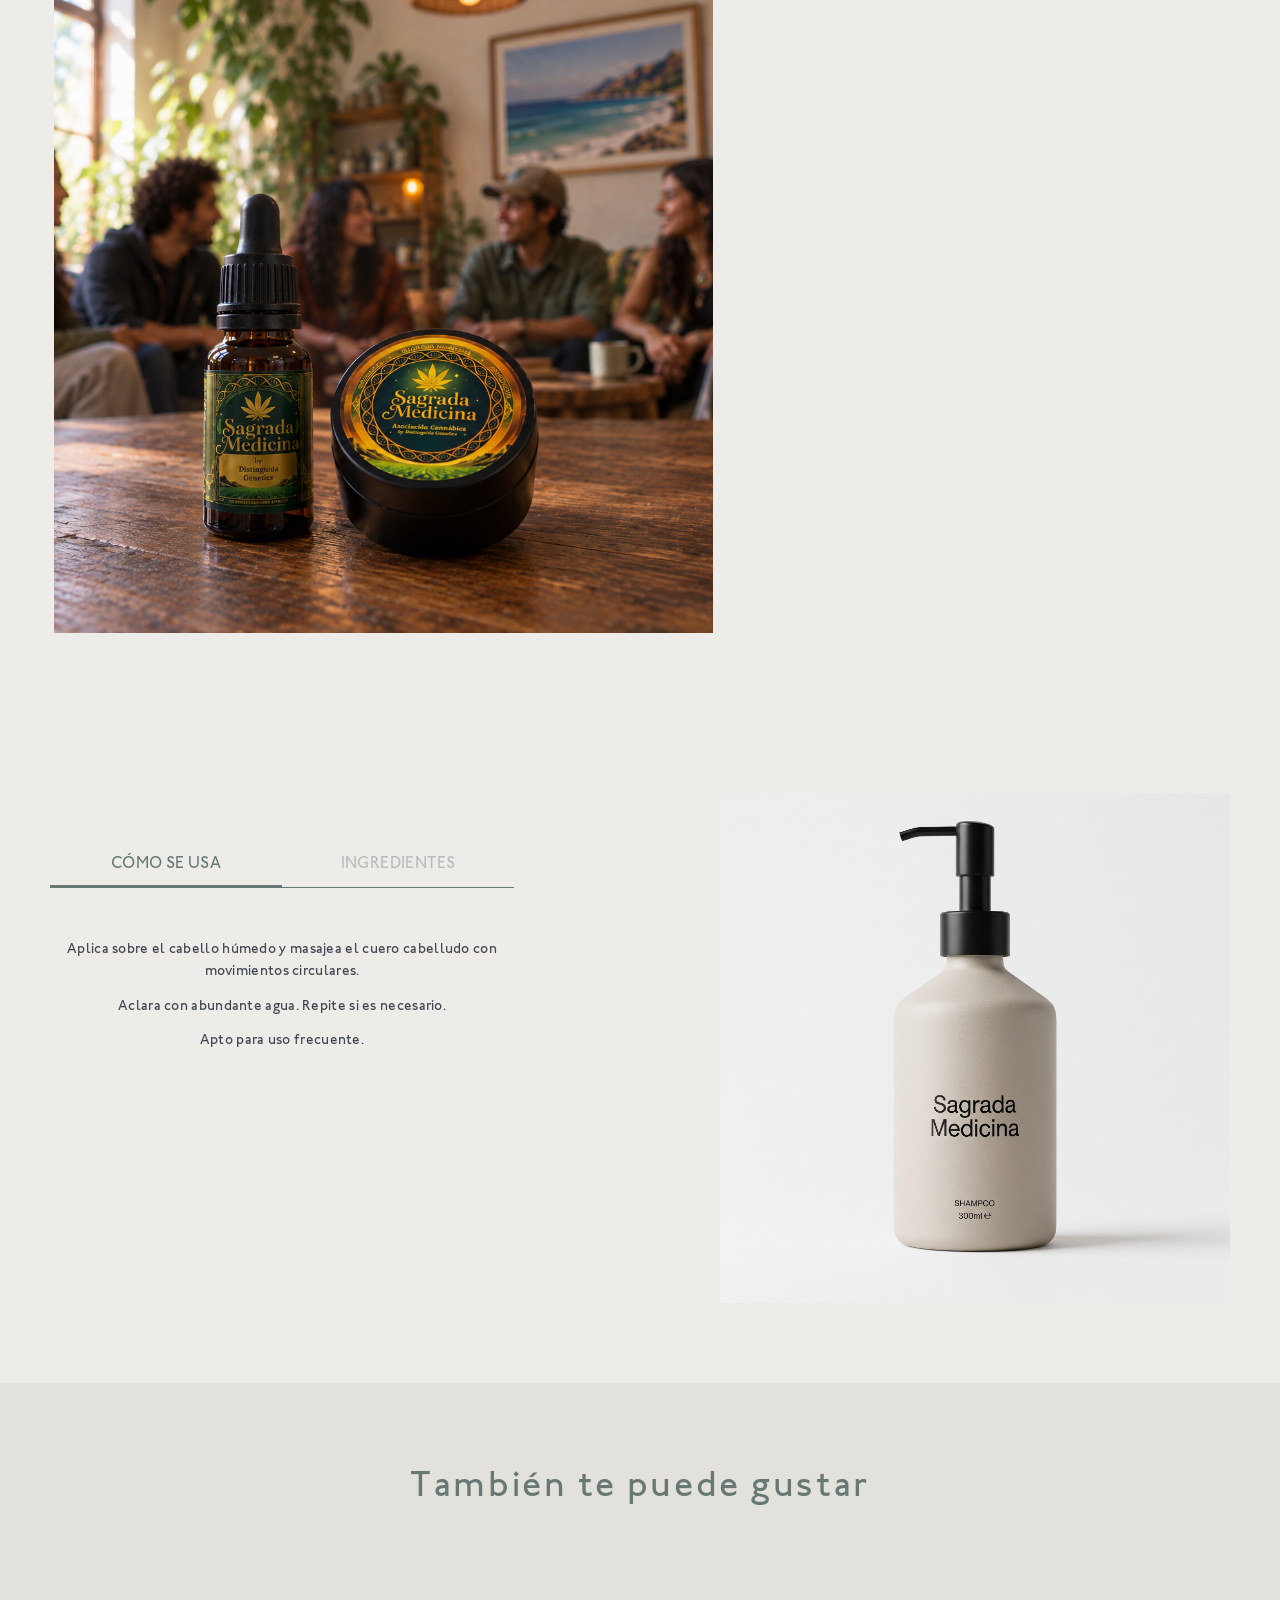
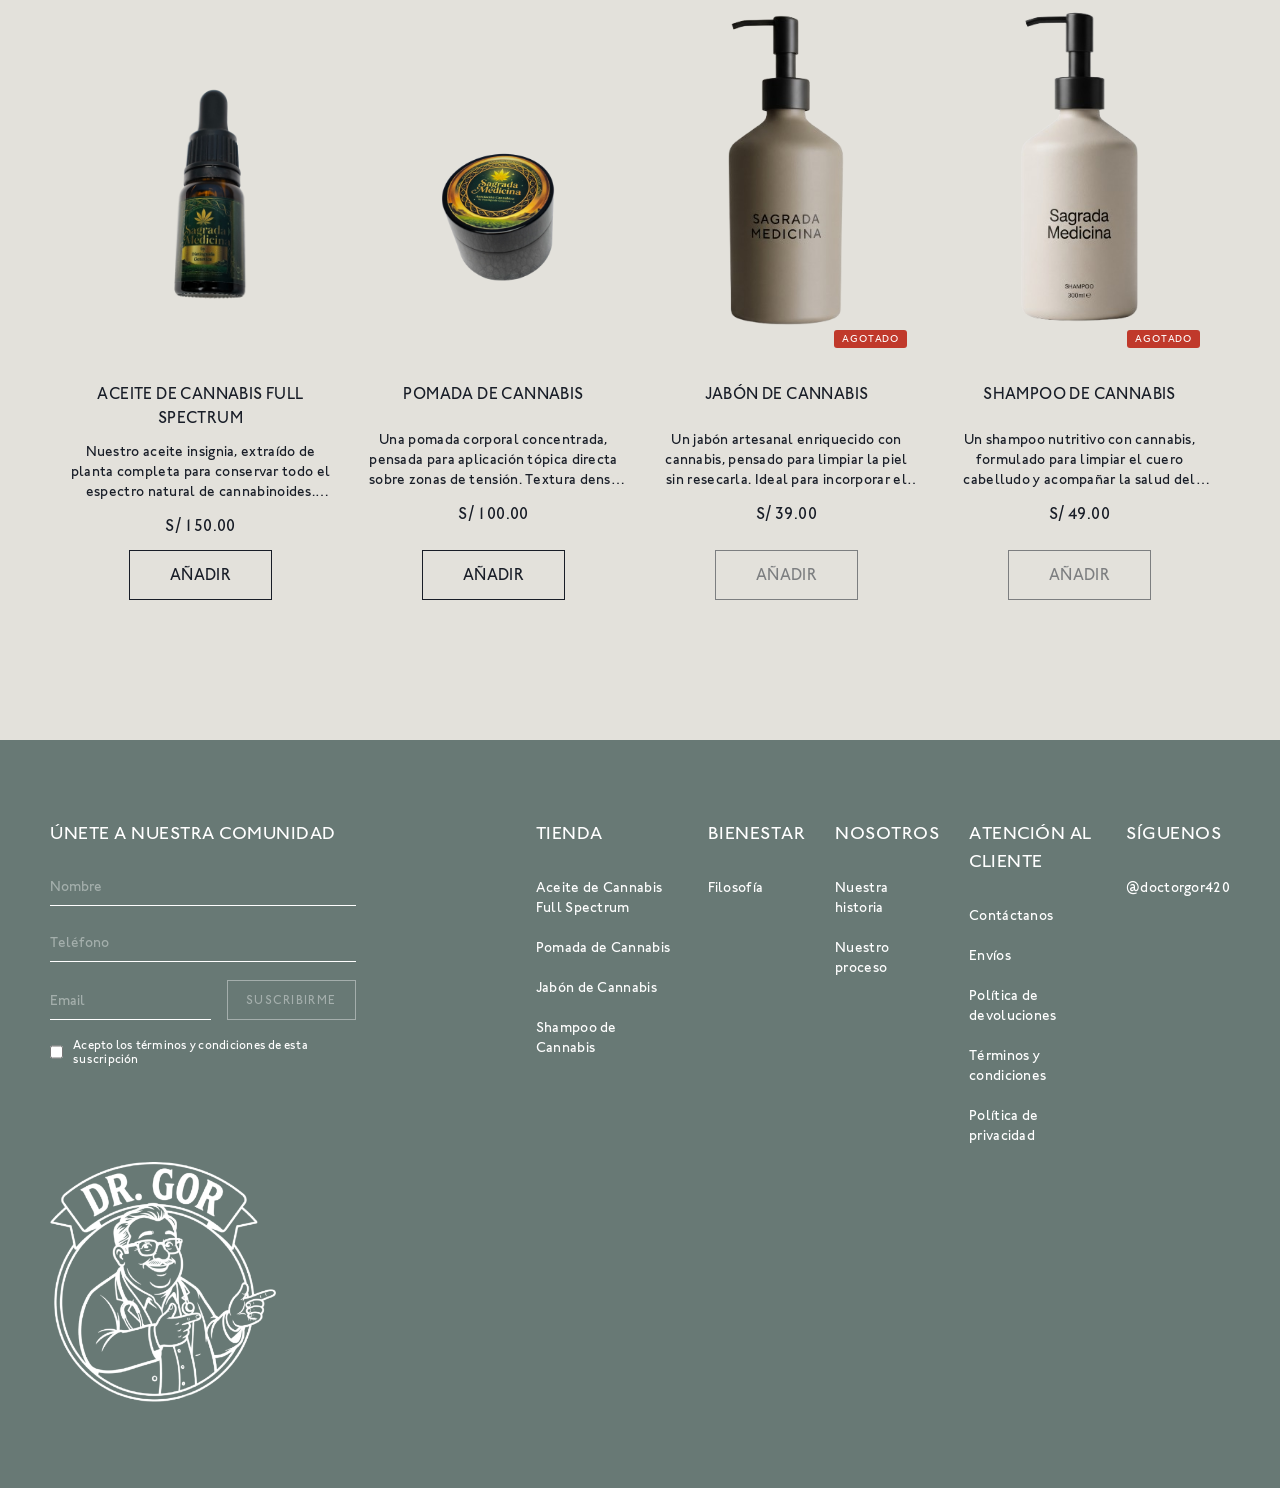
<file: shampoo.html>
<!doctype html>
<html lang="es">
<head>
  <meta charset="UTF-8" />
  <meta name="viewport" content="width=device-width, initial-scale=1.0" />
  <link rel="icon" type="image/png" href="/favicon.png" />
  <link rel="apple-touch-icon" href="/favicon.png" />
  <title>Shampoo de Cannabis — Doctor Gor</title>
  <link rel="stylesheet" href="/theme.css" />
  <link rel="stylesheet" href="/overrides.css" />
  <link rel="stylesheet" href="/subpage.css" />
  <script type="module" crossorigin src="/assets/cart-Deg98O0e.js"></script>
</head>
<body>
  <div id="header-group">
      <!-- BEGIN sections: header-group -->
<div id="shopify-section-sections--23087762112747__header" class="shopify-section shopify-section-group-header-group">






<header>

  <div class="inner">

    
    <button id="menu-btn" class="" aria-label="Main menu button"></button>

    
    <nav id="main-nav" class="">

      <div id="secondary-menu-bg" class=""></div>

      <div id="main-menu">
        <div class="primary-menu">
          <ul>
            
              <li class="primary-nav-item has-items">
                <a href="javascript:;">Tienda</a>

                
                

                  
                  
                  
                    
                      

                  <div class="secondary-menu inner-menu has-tertiary-menu">
                    <button class="menu-back-button">Tienda</button>
                    <ul><li class="secondary-nav-item has-items"><a href="javascript:;">Sagrada Medicina</a><div class="tertiary-menu inner-menu"><button class="menu-back-button">Sagrada Medicina</button><ul><li class="tertiary-nav-item"><a href="/aceite.html">Aceite de Cannabis Full Spectrum</a></li><li class="tertiary-nav-item"><a href="/pomada.html">Pomada de Cannabis</a></li><li class="tertiary-nav-item"><a href="/jabon.html">Jabón de Cannabis</a></li><li class="tertiary-nav-item"><a href="/shampoo.html">Shampoo de Cannabis</a></li></ul></div></li></ul>
                  </div>
                

              </li>
            
              <li class="primary-nav-item has-items">
                <a href="javascript:;">Bienestar</a>

                
                

                  
                  
                  
                    
                  
                    
                  
                    
                  
                    
                  

                  <div class="secondary-menu inner-menu ">
                    <button class="menu-back-button">Bienestar</button>
                    <ul><li class="secondary-nav-item"><a href="/filosofia.html">Filosofía</a></li></ul>
                  </div>
                

              </li>
            
              <li class="primary-nav-item has-items">
                <a href="javascript:;">Nosotros</a>

                
                

                  
                  
                  
                    
                  
                    
                  
                    
                  
                    
                  

                  <div class="secondary-menu inner-menu ">
                    <button class="menu-back-button">Nosotros</button>
                    <ul><li class="secondary-nav-item"><a href="/nuestra-historia.html">Nuestra historia</a></li><li class="secondary-nav-item"><a href="/nuestro-proceso.html">Nuestro proceso</a></li><li class="secondary-nav-item"><a href="#" data-open-contact="">Contáctanos</a></li></ul>
                  </div>
                

              </li>
            
          </ul>
        </div>
      </div>

      <div id="mobile-utilities">
        <ul>
          <li class="has-items">
            <button id="mobile-currency-button" class="currency-flag currency-USD">
              <label>US</label>
            </button>
          </li>
        </ul>
      </div>

      
      <div id="currency-menu">
        <button class="menu-back-button currency-flag currency-USD">
          <label>US</label>
        </button>
        

<ul>

  
  

    
      
        
        
          <li><a href="https://wildsmithskin.com/" class="currency-flag currency-UK"><label>UK</label></a></li>
        
          <li><a href="https://eu.wildsmithskin.com/" class="currency-flag currency-EU"><label>EU</label></a></li>
        
      
    

  
  

</ul>


      </div>

    </nav>

    
    <a id="header-logo" href="/">
      <img class="dark" src="/images/drgor-logo.png" alt="Doctor Gor" width="200">
      <img class="light" src="/images/drgor-logo.png" alt="Doctor Gor" width="200">
    </a>

    
    <div id="nav-utilities">

      
      <button id="desktop-currency-button" class="dg-lang-toggle" aria-label="Cambiar idioma" data-lang-toggle=""><label>ES</label></button>

      
      <button id="search-button" aria-label="Search button"></button>

      

      <button id="cart-button" aria-label="Cart button">
        <span class="count">0</span>
      </button>

    </div>

  </div>

</header>


</div><div id="shopify-section-sections--23087762112747__predictive_search" class="shopify-section shopify-section-group-header-group">







<aside id="predictive-search" class="">
  <div class="modal">
    <div id="predictive-search-top">
      <div class="section-content">
        
        <div class="search-form">
          <form id="predictive-search-form">
            <input placeholder="Buscar productos" type="search" value="" name="q" id="predictive-search-input" aria-label="Buscar" autocomplete="off" autocorrect="off">
            <button class="clear" type="button" aria-label="Limpiar">Limpiar</button>
          </form>
          
          <button type="button" class="close-btn" aria-label="Close search"></button>
        </div>
      </div>
    </div>

    
    <div id="predictive-search-results">
      <div class="section-content">
        <div class="products">
          <div class="heading">
            <div class="h3">Products</div>
            <p class="results-count"></p>
          </div>
          <div class="grid"></div>
        </div>
      </div>
    </div>

    <div id="predictive-search-empty" class="active">
      <div class="section-content">
        <div class="links">
          <div class="h3">Búsquedas populares</div>
          <ul>
            <li><a href="/aceite.html">Aceite de Cannabis Full Spectrum</a></li>
            <li><a href="/pomada.html">Pomada de Cannabis</a></li>
            <li><a href="/jabon.html">Jabón de Cannabis</a></li>
            <li><a href="/shampoo.html">Shampoo de Cannabis</a></li>
          </ul>
        </div>
        <div class="products">
          <div class="h3">Productos populares</div>
          <div class="grid">
            <div class="grid-item">
              <div class="card product-card" data-product-id="aceite">
                <a class="inner" href="/aceite.html">
                  <div class="upper"><img class="first-image object-cover" src="/images/gotero.png" alt="Aceite"></div>
                  <div class="lower"><div class="h3 product-title">Aceite de Cannabis Full Spectrum</div><div class="prices">S/ 150.00</div></div>
                </a>
              </div>
            </div>
            <div class="grid-item">
              <div class="card product-card" data-product-id="pomada">
                <a class="inner" href="/pomada.html">
                  <div class="upper"><img class="first-image object-cover" src="/images/pomada.png" alt="Pomada"></div>
                  <div class="lower"><div class="h3 product-title">Pomada de Cannabis</div><div class="prices">S/ 100.00</div></div>
                </a>
              </div>
            </div>
            <div class="grid-item">
              <div class="card product-card" data-product-id="jabon">
                <a class="inner" href="/jabon.html">
                  <div class="upper"><img class="first-image object-cover" src="/images/jabon.png" alt="Jabón"><span class="dg-soldout">Agotado</span></div>
                  <div class="lower"><div class="h3 product-title">Jabón de Cannabis</div><div class="prices">S/ 39.00</div></div>
                </a>
              </div>
            </div>
            <div class="grid-item">
              <div class="card product-card" data-product-id="shampoo">
                <a class="inner" href="/shampoo.html">
                  <div class="upper"><img class="first-image object-cover" src="/images/shampoo.png" alt="Shampoo"><span class="dg-soldout">Agotado</span></div>
                  <div class="lower"><div class="h3 product-title">Shampoo de Cannabis</div><div class="prices">S/ 49.00</div></div>
                </a>
              </div>
            </div>
          </div>
        </div>
      </div>
    </div>
  </div>
  </aside>


</div>
<!-- END sections: header-group -->
    </div>

  <section id="product-top" data-product-id="shampoo">
    <div class="section-content">
      <div class="breadcrumbs">
        <div class="inner">
          <a href="/">Inicio</a> / <a href="/#productos">Shop</a> / <span>Shampoo de Cannabis</span>
        </div>
      </div>

      <div id="product-gallery">
        <div class="gallery-slides">
          <div class="gallery-slide"><img src="/images/shampoo.png" alt="Shampoo de Cannabis" loading="lazy"><span class="dg-soldout">Agotado</span></div>
          <div class="gallery-slide"><img src="/images/shampoo1.jpeg" style="object-position:right" alt="Shampoo de Cannabis" loading="lazy"></div>
          <div class="gallery-slide"><img src="/images/shampoo2.png" alt="Shampoo de Cannabis" loading="lazy"></div>
        </div>
      </div>

      <div id="product-info">
        <div class="inner">
          <div id="product-title"><h1 class="h1">Shampoo de Cannabis</h1></div>

          <a class="dg-stars" aria-label="Valoración 5 de 5"><svg viewBox="0 0 24 24" aria-hidden="true"><path d="M12 2l2.9 6.6 7.1.6-5.4 4.7 1.6 7-6.2-3.7-6.2 3.7 1.6-7L2 9.2l7.1-.6z"/></svg><svg viewBox="0 0 24 24" aria-hidden="true"><path d="M12 2l2.9 6.6 7.1.6-5.4 4.7 1.6 7-6.2-3.7-6.2 3.7 1.6-7L2 9.2l7.1-.6z"/></svg><svg viewBox="0 0 24 24" aria-hidden="true"><path d="M12 2l2.9 6.6 7.1.6-5.4 4.7 1.6 7-6.2-3.7-6.2 3.7 1.6-7L2 9.2l7.1-.6z"/></svg><svg viewBox="0 0 24 24" aria-hidden="true"><path d="M12 2l2.9 6.6 7.1.6-5.4 4.7 1.6 7-6.2-3.7-6.2 3.7 1.6-7L2 9.2l7.1-.6z"/></svg><svg viewBox="0 0 24 24" aria-hidden="true"><path d="M12 2l2.9 6.6 7.1.6-5.4 4.7 1.6 7-6.2-3.7-6.2 3.7 1.6-7L2 9.2l7.1-.6z"/></svg><span class="count">(4)</span></a>

          <div id="product-description"><p>Un shampoo nutritivo con cannabis, formulado para limpiar el cuero cabelludo y acompañar la salud del cabello desde la raíz.</p></div>

          <div id="product-price">
            <span class="only-variant">250 ml</span>
            <span class="price">S/ 49.00</span>
          </div>

          <div id="product-cta">
            <div class="quantity-selector" role="group" aria-label="Cantidad">
              <button type="button" class="quantity-decrease" aria-label="Menos"></button>
              <input type="number" name="quantity" id="quantity" value="1" min="1" inputmode="numeric" readonly>
              <button type="button" class="quantity-increase" aria-label="Más"></button>
            </div>
            <button class="btn btn-solid add-to-cart" data-product-id="shampoo" disabled>Añadir</button>
          </div>

          <div id="product-specs">
            <details class="accordion">
              <summary class="accordion-title"><h2 class="h2">Tecnología</h2></summary>
              <div class="accordion-content">
                <p>EXTRACTO DE CANNABIS — aporta nutrientes y ayuda a mantener el cuero cabelludo equilibrado.</p>
            <p>ACEITES Y VITAMINAS — de origen natural hidratan el cabello y aportan brillo sin apelmazar.</p>
              </div>
            </details>
            <details class="accordion">
              <summary class="accordion-title"><h2 class="h2">Resultados</h2></summary>
              <div class="accordion-content">
                <p>Dirigido a — cuero cabelludo equilibrado, hidratación del cabello, brillo natural y sensación de frescura.</p>
            <p>93% notó el cuero cabelludo más equilibrado*</p>
            <p>90% percibió el cabello más suave y brillante*</p>
            <p>86% lo integraría en su rutina de cuidado capilar*</p>
            <p>*En pruebas de consumo, durante 30 días con 29 participantes.</p>
              </div>
            </details>
          </div>
        </div>
      </div>
    </div>
  </section>

  <section id="product-content-and-media" class="section-content-and-media dual-content">
    <div class="section-content">
      <div class="grid">
        <div class="grid-item content">
          <div class="tabs">
            <button class="tab active" type="button" data-tab-index="0">Cómo se usa</button>
            <button class="tab" type="button" data-tab-index="1">Ingredientes</button>
          </div>
          <div class="content-container" style="min-height: 320px;">
            <div class="slide active init" data-slide-index="0">
              <p>Aplica sobre el cabello húmedo y masajea el cuero cabelludo con movimientos circulares.</p>
            <p>Aclara con abundante agua. Repite si es necesario.</p>
            <p>Apto para uso frecuente.</p>
            </div>
            <div class="slide" data-slide-index="1">
              <p>Agua, extracto de cannabis, glicerina vegetal, aceite de jojoba, provitamina B5, extractos botánicos.</p>
            </div>
          </div>
        </div>
        <div class="grid-item media">
          <div class="media-container">
            <img src="/images/Shampoo.jpeg" alt="Shampoo de Cannabis" loading="lazy">
          </div>
        </div>
      </div>
    </div>
  </section>

  <section class="section-product-recommender" id="productos">
    <div class="section-content">
      <h2 class="h2">También te puede gustar</h2>
      <div class="dg-related-grid">
<div class="card product-card" data-product-id="aceite" data-dg-index="0">
  <a class="inner" href="/aceite.html">
    <div class="upper">
      <picture><img class="first-image object-cover" src="/images/gotero.png" alt="Aceite de Cannabis Full Spectrum" loading="lazy"></picture>
      <picture><img class="second-image object-cover" src="/images/aceitec.jpeg" alt="Aceite de Cannabis Full Spectrum" loading="lazy"></picture>
      <span class="dg-hover-quote">“Me encanta su aroma, lo tengo en mi mesa de noche…”</span>
    </div>
    <div class="lower">
      <div>
        <div class="h3 product-title">Aceite de Cannabis Full Spectrum</div>
      </div>
      <div>
        <p class="product-description">Nuestro aceite insignia, extraído de planta completa para conservar todo el espectro natural de cannabinoides. Pensado para acompañar tu rutina diaria de bienestar.</p>
        <div class="prices">S/ 150.00</div>
        <button class="btn btn-outline shop-now" href="#">Añadir</button>
      </div>
    </div>
  </a>
</div>
<div class="card product-card" data-product-id="pomada" data-dg-index="1">
  <a class="inner" href="/pomada.html">
    <div class="upper">
      <picture><img class="first-image object-cover" src="/images/pomada.png" alt="Pomada de Cannabis" loading="lazy"></picture>
      <picture><img class="second-image object-cover" src="/images/cremapomada.jpeg" alt="Pomada de Cannabis" loading="lazy"></picture>
      <span class="dg-hover-quote">“Su textura es suave y me ha ayudado mucho, la llevo siempre conmigo”</span>
    </div>
    <div class="lower">
      <div>
        <div class="h3 product-title">Pomada de Cannabis</div>
      </div>
      <div>
        <p class="product-description">Una pomada corporal concentrada, pensada para aplicación tópica directa sobre zonas de tensión. Textura densa que se absorbe sin sensación grasosa.</p>
        <div class="prices">S/ 100.00</div>
        <button class="btn btn-outline shop-now" href="#">Añadir</button>
      </div>
    </div>
  </a>
</div>
<div class="card product-card" data-product-id="jabon" data-dg-index="2">
  <a class="inner" href="/jabon.html">
    <div class="upper">
      <picture><img class="first-image object-cover" src="/images/jabon.png" alt="Jabón de Cannabis" loading="lazy"></picture>
      <picture><img class="second-image object-cover" src="/images/jabonliquido.jpeg" alt="Jabón de Cannabis" loading="lazy"></picture>
      <span class="dg-hover-quote">“Desde que empecé a usarlo la mejora en mi piel ha sido tremenda!”</span>
      <span class="dg-soldout">Agotado</span>
    </div>
    <div class="lower">
      <div>
        <div class="h3 product-title">Jabón de Cannabis</div>
      </div>
      <div>
        <p class="product-description">Un jabón artesanal enriquecido con cannabis, pensado para limpiar la piel sin resecarla. Ideal para incorporar el ritual Doctor Gor a tu ducha diaria.</p>
        <div class="prices">S/ 39.00</div>
        <button class="btn btn-outline shop-now disabled" disabled href="#">Añadir</button>
      </div>
    </div>
  </a>
</div>
<div class="card product-card" data-product-id="shampoo" data-dg-index="3">
  <a class="inner" href="/shampoo.html">
    <div class="upper">
      <picture><img class="first-image object-cover" src="/images/shampoo.png" alt="Shampoo de Cannabis" loading="lazy"></picture>
      <picture><img class="second-image object-cover" src="/images/shampooliquido.jpeg" alt="Shampoo de Cannabis" loading="lazy"></picture>
      <span class="dg-hover-quote">“La frescura y olor del post baño son increíbles”</span>
      <span class="dg-soldout">Agotado</span>
    </div>
    <div class="lower">
      <div>
        <div class="h3 product-title">Shampoo de Cannabis</div>
      </div>
      <div>
        <p class="product-description">Un shampoo nutritivo con cannabis, formulado para limpiar el cuero cabelludo y acompañar la salud del cabello desde la raíz.</p>
        <div class="prices">S/ 49.00</div>
        <button class="btn btn-outline shop-now disabled" disabled href="#">Añadir</button>
      </div>
    </div>
  </a>
</div>
      </div>
    </div>
  </section>

<footer>
  <div class="inner">
    <div id="footer-signup">
        <div class="h3">Únete a nuestra comunidad</div>
        <form id="dg-newsletter" class="dg-newsletter">
          <input type="text" name="nombre" placeholder="Nombre" autocomplete="name">
          <input type="tel" name="telefono" placeholder="Teléfono" autocomplete="tel">
          <div class="dg-newsletter-row">
            <input type="email" name="email" placeholder="Email" autocomplete="email" required="">
            <button type="submit">Suscribirme</button>
          </div>
          <label class="dg-terms"><input type="checkbox" required=""> Acepto los términos y condiciones de esta suscripción</label>
        </form></div>

    <div id="footer-menus"><div class="footer-menu"><div class="h3">Tienda</div><ul><li><a href="/aceite.html">Aceite de Cannabis Full Spectrum</a></li><li><a href="/pomada.html">Pomada de Cannabis</a></li><li><a href="/jabon.html">Jabón de Cannabis</a></li><li><a href="/shampoo.html">Shampoo de Cannabis</a></li></ul></div><div class="footer-menu"><div class="h3">Bienestar</div><ul><li><a href="/filosofia.html">Filosofía</a></li></ul></div><div class="footer-menu"><div class="h3">Nosotros</div><ul><li><a href="/nuestra-historia.html">Nuestra historia</a></li><li><a href="/nuestro-proceso.html">Nuestro proceso</a></li></ul></div><div class="footer-menu"><div class="h3">Atención al cliente</div><ul><li><a href="#" data-open-contact="">Contáctanos</a></li><li><a href="/envios.html">Envíos</a></li><li><a href="/devoluciones.html">Política de devoluciones</a></li><li><a href="/terminos.html">Términos y condiciones</a></li><li><a href="/privacidad.html">Política de privacidad</a></li></ul></div><div class="footer-menu"><div class="h3">Síguenos</div><ul><li><a href="https://www.instagram.com/doctorgor420/">@doctorgor420</a></li></ul></div></div>

    <div class="dg-footer-brand"><img src="/images/drgor-logo.png" alt="Doctor Gor" width="360"></div>

    <div id="footer-bottom">
    </div>
  </div>
</footer>

<aside id="cart-drawer" class="drawer" data-cart-item-count="0" data-cart-empty="true">
  <div class="background-scrim object-cover"></div>

  
  <div class="panel"><div id="dg-cart">
        <header class="dg-head"><h2>Tu bolsa</h2><button id="dg-close" aria-label="Cerrar">×</button></header>
        <div id="dg-items"></div>
        <footer class="dg-foot">
          <div class="dg-row"><span>Subtotal</span><span id="dg-subtotal">S/ 0.00</span><a id="dg-order" class="dg-order" href="#">Pedir</a></div>
          <p id="dg-note" class="dg-note"></p>
        </footer>
      </div></div>

  
  
<div id="cart-gift-box" class="cart-modal" style="display:none;">
  <div class="modal">
    <div class="grid">
      <div class="grid-item">
        <img src="https://us.wildsmithskin.com/cdn/shopifycloud/storefront/assets/no-image-2048-a2addb12_600x.gif" alt="" loading="lazy">
      </div>
      <div class="grid-item">
        <div class="details">
          <div class="h3">Caja de regalo</div>
          <p>Add a gift box to your order. Our Gift Boxes hold up to three medium sized items</p>
          <span class="price"></span>
          <button class="btn btn-outline add-to-cart" data-first-variant-id="">
            Añadir a la bolsa
          </button>
        </div>
      </div>
    </div>
    
    <button type="button" class="close-btn" aria-label="Close gift box modal"></button>
  </div>
</div>


<div id="cart-note" class="cart-modal">
  <div class="modal">
    <div class="details">
      <div class="h3">Note</div>
      <p>Add a note to your order</p>
      <span class="price">Free</span>
      <textarea id="order-note" name="note" rows="4" maxlength="160" placeholder="Your note..."></textarea>
      <p class="error" style="display: none;">
        You've reached the maximum character limit for order notes.
      </p>
      <button class="btn btn-outline add-to-cart">Añadir a la bolsa</button>
    </div>
    
    <button type="button" class="close-btn" aria-label="Close note modal"></button>
  </div>
</div>

</aside>


<div id="onetrust-banner-sdk" class="otFlat bottom ot-wo-title vertical-align-content" tabindex="0" role="region" aria-label="Cookie banner" style="bottom: 0px;"><div role="dialog" aria-label="Privacy"><div class="ot-sdk-container"><div class="ot-sdk-row"><div id="onetrust-group-container" class="ot-sdk-eight ot-sdk-columns"><div class="banner_logo"></div><div id="onetrust-policy"><div id="onetrust-policy-text">Usamos cookies para mejorar tu experiencia. Lee nuestra <a href="/politicas.html">Política de cookies</a>.</div></div></div><div id="onetrust-button-group-parent" class="ot-sdk-three ot-sdk-columns"><div id="onetrust-button-group"><button id="onetrust-pc-btn-handler" aria-label="Cookie Consent Manager, Opens the preference center dialog" class="cookie-setting-link">Cookie Consent Manager</button>  <button id="onetrust-accept-btn-handler">Aceptar todas las cookies</button></div></div></div></div><!-- Close Button --><div id="onetrust-close-btn-container"><button class="onetrust-close-btn-handler onetrust-close-btn-ui banner-close-button ot-close-icon" style="background-image: url(&quot;https://cdn.cookielaw.org/logos/static/ot_close.svg&quot;);" aria-label="Close"></button></div><!-- Close Button END--></div></div>
  

<div id="google_translate_element" style="position: absolute; left: -9999px; top: -9999px;"></div><script src="https://translate.google.com/translate_a/element.js?cb=googleTranslateElementInit" async=""></script><div id="dg-contact" class="dg-modal">
        <div class="dg-modal-scrim" data-close-contact=""></div>
        <form id="dg-contact-form" class="dg-modal-panel">
          <header class="dg-modal-head"><h2>Contáctanos</h2><button type="button" data-close-contact="" aria-label="Cerrar">×</button></header>
          <label>Nombre<input name="nombre" required=""></label>
          <label>Teléfono<input name="telefono" required=""></label>
          <label>Email<input type="email" name="email" required=""></label>
          <label>Mensaje<textarea name="mensaje" rows="4" required=""></textarea></label>
          <button type="submit" class="dg-modal-submit">Enviar</button>
        </form></div></body></html>
</file>
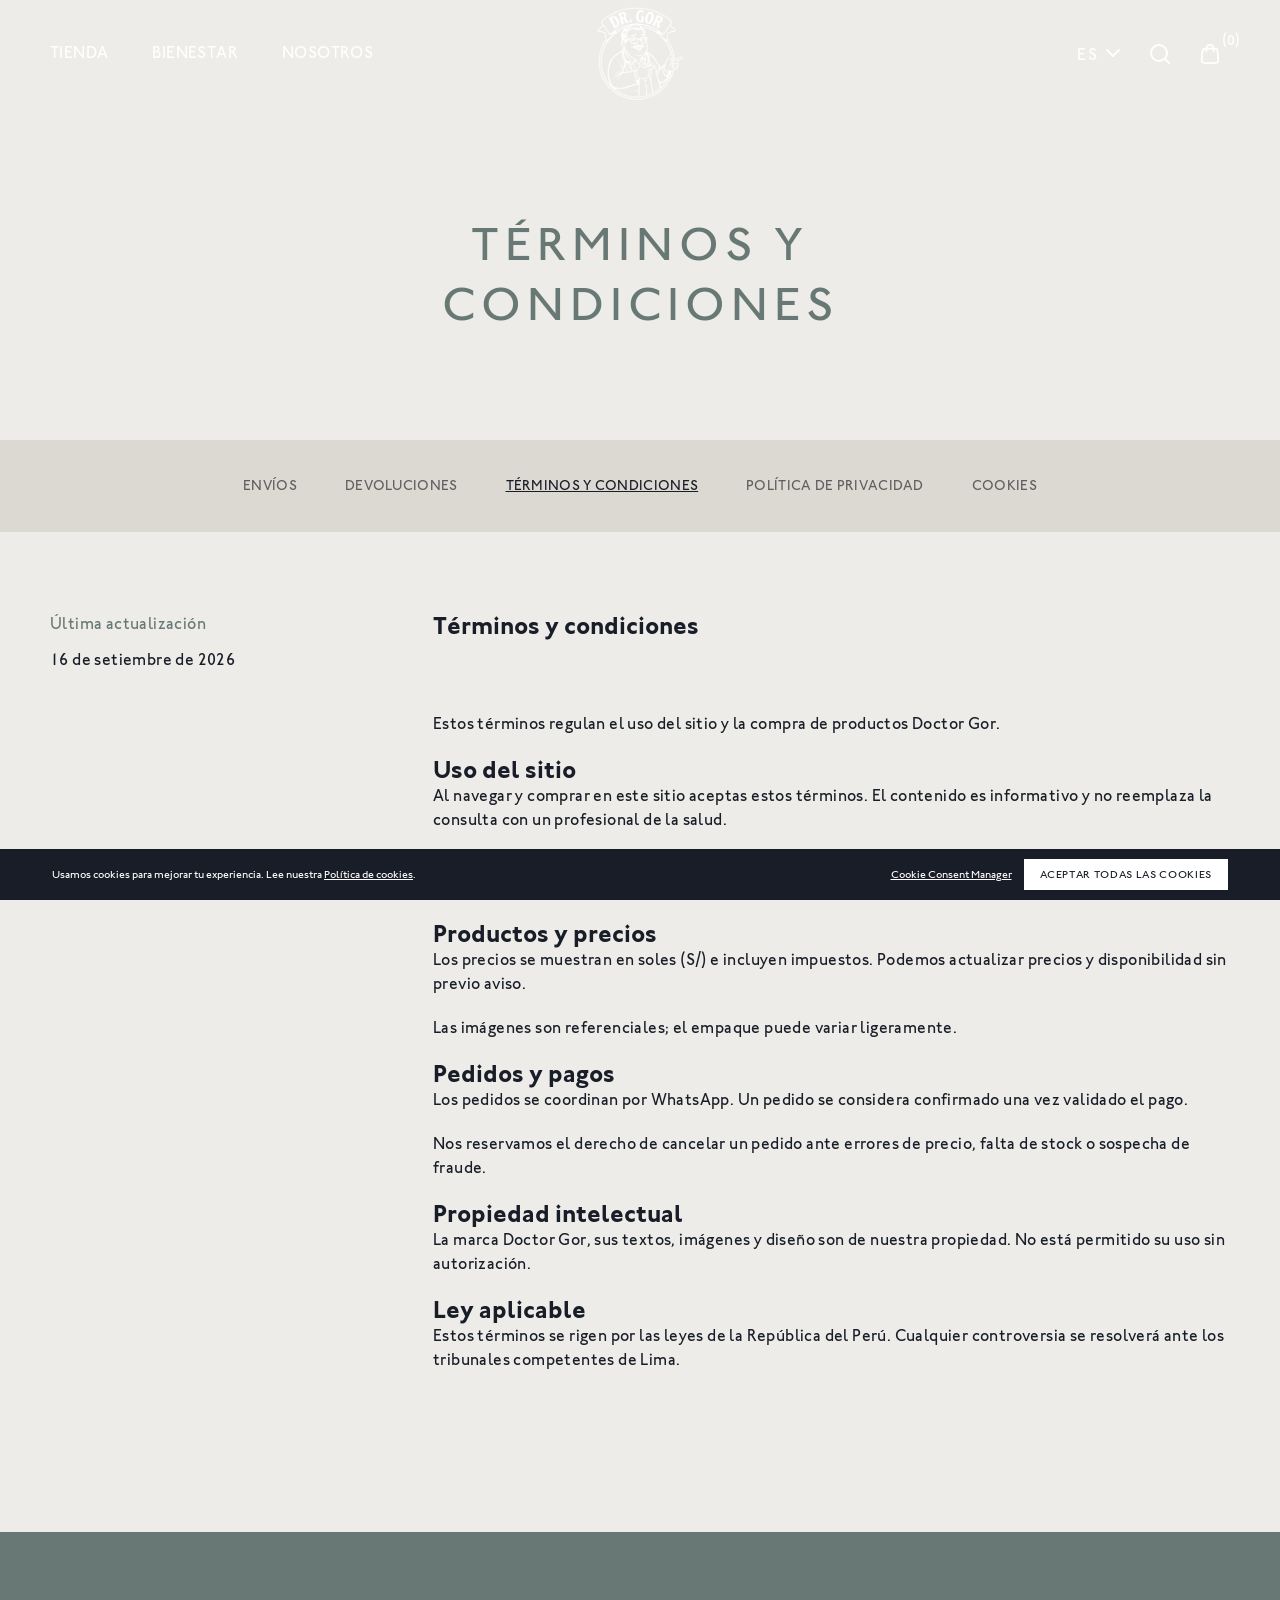
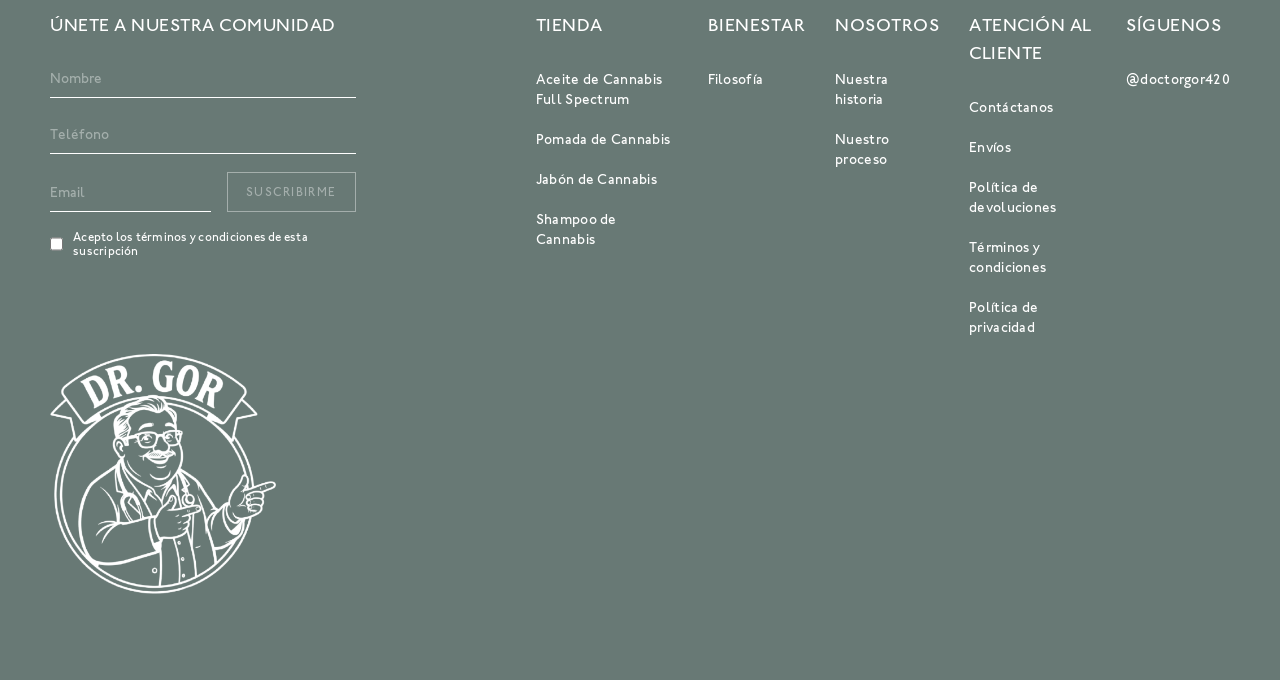
<file: terminos.html>
<!doctype html>
<html lang="es">
<head>
  <meta charset="UTF-8" />
  <meta name="viewport" content="width=device-width, initial-scale=1.0" />
  <link rel="icon" type="image/png" href="/favicon.png" />
  <link rel="apple-touch-icon" href="/favicon.png" />
  <title>Términos y condiciones — Doctor Gor</title>
  <link rel="stylesheet" href="/theme.css" />
  <link rel="stylesheet" href="/overrides.css" />
  <link rel="stylesheet" href="/subpage.css" />
  <script type="module" crossorigin src="/assets/cart-Deg98O0e.js"></script>
</head>
<body>
  <div id="header-group">
      <!-- BEGIN sections: header-group -->
<div id="shopify-section-sections--23087762112747__header" class="shopify-section shopify-section-group-header-group">






<header>

  <div class="inner">

    
    <button id="menu-btn" class="" aria-label="Main menu button"></button>

    
    <nav id="main-nav" class="">

      <div id="secondary-menu-bg" class=""></div>

      <div id="main-menu">
        <div class="primary-menu">
          <ul>
            
              <li class="primary-nav-item has-items">
                <a href="javascript:;">Tienda</a>

                
                

                  
                  
                  
                    
                      

                  <div class="secondary-menu inner-menu has-tertiary-menu">
                    <button class="menu-back-button">Tienda</button>
                    <ul><li class="secondary-nav-item has-items"><a href="javascript:;">Sagrada Medicina</a><div class="tertiary-menu inner-menu"><button class="menu-back-button">Sagrada Medicina</button><ul><li class="tertiary-nav-item"><a href="/aceite.html">Aceite de Cannabis Full Spectrum</a></li><li class="tertiary-nav-item"><a href="/pomada.html">Pomada de Cannabis</a></li><li class="tertiary-nav-item"><a href="/jabon.html">Jabón de Cannabis</a></li><li class="tertiary-nav-item"><a href="/shampoo.html">Shampoo de Cannabis</a></li></ul></div></li></ul>
                  </div>
                

              </li>
            
              <li class="primary-nav-item has-items">
                <a href="javascript:;">Bienestar</a>

                
                

                  
                  
                  
                    
                  
                    
                  
                    
                  
                    
                  

                  <div class="secondary-menu inner-menu ">
                    <button class="menu-back-button">Bienestar</button>
                    <ul><li class="secondary-nav-item"><a href="/filosofia.html">Filosofía</a></li></ul>
                  </div>
                

              </li>
            
              <li class="primary-nav-item has-items">
                <a href="javascript:;">Nosotros</a>

                
                

                  
                  
                  
                    
                  
                    
                  
                    
                  
                    
                  

                  <div class="secondary-menu inner-menu ">
                    <button class="menu-back-button">Nosotros</button>
                    <ul><li class="secondary-nav-item"><a href="/nuestra-historia.html">Nuestra historia</a></li><li class="secondary-nav-item"><a href="/nuestro-proceso.html">Nuestro proceso</a></li><li class="secondary-nav-item"><a href="#" data-open-contact="">Contáctanos</a></li></ul>
                  </div>
                

              </li>
            
          </ul>
        </div>
      </div>

      <div id="mobile-utilities">
        <ul>
          <li class="has-items">
            <button id="mobile-currency-button" class="currency-flag currency-USD">
              <label>US</label>
            </button>
          </li>
        </ul>
      </div>

      
      <div id="currency-menu">
        <button class="menu-back-button currency-flag currency-USD">
          <label>US</label>
        </button>
        

<ul>

  
  

    
      
        
        
          <li><a href="https://wildsmithskin.com/" class="currency-flag currency-UK"><label>UK</label></a></li>
        
          <li><a href="https://eu.wildsmithskin.com/" class="currency-flag currency-EU"><label>EU</label></a></li>
        
      
    

  
  

</ul>


      </div>

    </nav>

    
    <a id="header-logo" href="/">
      <img class="dark" src="/images/drgor-logo.png" alt="Doctor Gor" width="200">
      <img class="light" src="/images/drgor-logo.png" alt="Doctor Gor" width="200">
    </a>

    
    <div id="nav-utilities">

      
      <button id="desktop-currency-button" class="dg-lang-toggle" aria-label="Cambiar idioma" data-lang-toggle=""><label>ES</label></button>

      
      <button id="search-button" aria-label="Search button"></button>

      

      <button id="cart-button" aria-label="Cart button">
        <span class="count">0</span>
      </button>

    </div>

  </div>

</header>


</div><div id="shopify-section-sections--23087762112747__predictive_search" class="shopify-section shopify-section-group-header-group">







<aside id="predictive-search" class="">
  <div class="modal">
    <div id="predictive-search-top">
      <div class="section-content">
        
        <div class="search-form">
          <form id="predictive-search-form">
            <input placeholder="Buscar productos" type="search" value="" name="q" id="predictive-search-input" aria-label="Buscar" autocomplete="off" autocorrect="off">
            <button class="clear" type="button" aria-label="Limpiar">Limpiar</button>
          </form>
          
          <button type="button" class="close-btn" aria-label="Close search"></button>
        </div>
      </div>
    </div>

    
    <div id="predictive-search-results">
      <div class="section-content">
        <div class="products">
          <div class="heading">
            <div class="h3">Products</div>
            <p class="results-count"></p>
          </div>
          <div class="grid"></div>
        </div>
      </div>
    </div>

    <div id="predictive-search-empty" class="active">
      <div class="section-content">
        <div class="links">
          <div class="h3">Búsquedas populares</div>
          <ul>
            <li><a href="/aceite.html">Aceite de Cannabis Full Spectrum</a></li>
            <li><a href="/pomada.html">Pomada de Cannabis</a></li>
            <li><a href="/jabon.html">Jabón de Cannabis</a></li>
            <li><a href="/shampoo.html">Shampoo de Cannabis</a></li>
          </ul>
        </div>
        <div class="products">
          <div class="h3">Productos populares</div>
          <div class="grid">
            <div class="grid-item">
              <div class="card product-card" data-product-id="aceite">
                <a class="inner" href="/aceite.html">
                  <div class="upper"><img class="first-image object-cover" src="/images/gotero.png" alt="Aceite"></div>
                  <div class="lower"><div class="h3 product-title">Aceite de Cannabis Full Spectrum</div><div class="prices">S/ 150.00</div></div>
                </a>
              </div>
            </div>
            <div class="grid-item">
              <div class="card product-card" data-product-id="pomada">
                <a class="inner" href="/pomada.html">
                  <div class="upper"><img class="first-image object-cover" src="/images/pomada.png" alt="Pomada"></div>
                  <div class="lower"><div class="h3 product-title">Pomada de Cannabis</div><div class="prices">S/ 100.00</div></div>
                </a>
              </div>
            </div>
            <div class="grid-item">
              <div class="card product-card" data-product-id="jabon">
                <a class="inner" href="/jabon.html">
                  <div class="upper"><img class="first-image object-cover" src="/images/jabon.png" alt="Jabón"><span class="dg-soldout">Agotado</span></div>
                  <div class="lower"><div class="h3 product-title">Jabón de Cannabis</div><div class="prices">S/ 39.00</div></div>
                </a>
              </div>
            </div>
            <div class="grid-item">
              <div class="card product-card" data-product-id="shampoo">
                <a class="inner" href="/shampoo.html">
                  <div class="upper"><img class="first-image object-cover" src="/images/shampoo.png" alt="Shampoo"><span class="dg-soldout">Agotado</span></div>
                  <div class="lower"><div class="h3 product-title">Shampoo de Cannabis</div><div class="prices">S/ 49.00</div></div>
                </a>
              </div>
            </div>
          </div>
        </div>
      </div>
    </div>
  </div>
  </aside>


</div>
<!-- END sections: header-group -->
    </div>

  <section class="section-banner simple-banner">
    <div class="section-content">
      <div class="content-container">
        <h1 class="h1">TÉRMINOS Y CONDICIONES</h1>
      </div>
    </div>
  </section>

  <div class="section-sub-menu-wrapper">
    <div class="section-sub-menu sticky">
      <div class="section-content">
        <div class="links">
          <div class="track">
          <a href="/envios.html">Envíos</a>
          <a href="/devoluciones.html">Devoluciones</a>
          <a href="/terminos.html" class="active">Términos y condiciones</a>
          <a href="/privacidad.html">Política de privacidad</a>
          <a href="/politicas.html">Cookies</a>
          </div>
        </div>
      </div>
    </div>
  </div>

  <section class="section-customer-care">
    <div class="section-content">
      <div class="grid">
        <h2>Términos y condiciones</h2>
        <div class="grid-item sidebar">
          <span>Última actualización</span>
          <p>16 de setiembre de 2026</p>
        </div>
        <div class="grid-item main">
          <div class="content">
          <p>Estos términos regulan el uso del sitio y la compra de productos Doctor Gor.</p>
          <h2>Uso del sitio</h2>
          <p>Al navegar y comprar en este sitio aceptas estos términos. El contenido es informativo y no reemplaza la consulta con un profesional de la salud.</p>
          <p>Los productos son de uso externo y personal; no están destinados a diagnosticar, tratar ni curar enfermedades.</p>
          <h2>Productos y precios</h2>
          <p>Los precios se muestran en soles (S/) e incluyen impuestos. Podemos actualizar precios y disponibilidad sin previo aviso.</p>
          <p>Las imágenes son referenciales; el empaque puede variar ligeramente.</p>
          <h2>Pedidos y pagos</h2>
          <p>Los pedidos se coordinan por WhatsApp. Un pedido se considera confirmado una vez validado el pago.</p>
          <p>Nos reservamos el derecho de cancelar un pedido ante errores de precio, falta de stock o sospecha de fraude.</p>
          <h2>Propiedad intelectual</h2>
          <p>La marca Doctor Gor, sus textos, imágenes y diseño son de nuestra propiedad. No está permitido su uso sin autorización.</p>
          <h2>Ley aplicable</h2>
          <p>Estos términos se rigen por las leyes de la República del Perú. Cualquier controversia se resolverá ante los tribunales competentes de Lima.</p>
          </div>
        </div>
      </div>
    </div>
  </section>

<footer>
  <div class="inner">
    <div id="footer-signup">
        <div class="h3">Únete a nuestra comunidad</div>
        <form id="dg-newsletter" class="dg-newsletter">
          <input type="text" name="nombre" placeholder="Nombre" autocomplete="name">
          <input type="tel" name="telefono" placeholder="Teléfono" autocomplete="tel">
          <div class="dg-newsletter-row">
            <input type="email" name="email" placeholder="Email" autocomplete="email" required="">
            <button type="submit">Suscribirme</button>
          </div>
          <label class="dg-terms"><input type="checkbox" required=""> Acepto los términos y condiciones de esta suscripción</label>
        </form></div>

    <div id="footer-menus"><div class="footer-menu"><div class="h3">Tienda</div><ul><li><a href="/aceite.html">Aceite de Cannabis Full Spectrum</a></li><li><a href="/pomada.html">Pomada de Cannabis</a></li><li><a href="/jabon.html">Jabón de Cannabis</a></li><li><a href="/shampoo.html">Shampoo de Cannabis</a></li></ul></div><div class="footer-menu"><div class="h3">Bienestar</div><ul><li><a href="/filosofia.html">Filosofía</a></li></ul></div><div class="footer-menu"><div class="h3">Nosotros</div><ul><li><a href="/nuestra-historia.html">Nuestra historia</a></li><li><a href="/nuestro-proceso.html">Nuestro proceso</a></li></ul></div><div class="footer-menu"><div class="h3">Atención al cliente</div><ul><li><a href="#" data-open-contact="">Contáctanos</a></li><li><a href="/envios.html">Envíos</a></li><li><a href="/devoluciones.html">Política de devoluciones</a></li><li><a href="/terminos.html">Términos y condiciones</a></li><li><a href="/privacidad.html">Política de privacidad</a></li></ul></div><div class="footer-menu"><div class="h3">Síguenos</div><ul><li><a href="https://www.instagram.com/doctorgor420/">@doctorgor420</a></li></ul></div></div>

    <div class="dg-footer-brand"><img src="/images/drgor-logo.png" alt="Doctor Gor" width="360"></div>

    <div id="footer-bottom">
    </div>
  </div>
</footer>

<aside id="cart-drawer" class="drawer" data-cart-item-count="0" data-cart-empty="true">
  <div class="background-scrim object-cover"></div>

  
  <div class="panel"><div id="dg-cart">
        <header class="dg-head"><h2>Tu bolsa</h2><button id="dg-close" aria-label="Cerrar">×</button></header>
        <div id="dg-items"></div>
        <footer class="dg-foot">
          <div class="dg-row"><span>Subtotal</span><span id="dg-subtotal">S/ 0.00</span><a id="dg-order" class="dg-order" href="#">Pedir</a></div>
          <p id="dg-note" class="dg-note"></p>
        </footer>
      </div></div>

  
  
<div id="cart-gift-box" class="cart-modal" style="display:none;">
  <div class="modal">
    <div class="grid">
      <div class="grid-item">
        <img src="https://us.wildsmithskin.com/cdn/shopifycloud/storefront/assets/no-image-2048-a2addb12_600x.gif" alt="" loading="lazy">
      </div>
      <div class="grid-item">
        <div class="details">
          <div class="h3">Caja de regalo</div>
          <p>Add a gift box to your order. Our Gift Boxes hold up to three medium sized items</p>
          <span class="price"></span>
          <button class="btn btn-outline add-to-cart" data-first-variant-id="">
            Añadir a la bolsa
          </button>
        </div>
      </div>
    </div>
    
    <button type="button" class="close-btn" aria-label="Close gift box modal"></button>
  </div>
</div>


<div id="cart-note" class="cart-modal">
  <div class="modal">
    <div class="details">
      <div class="h3">Note</div>
      <p>Add a note to your order</p>
      <span class="price">Free</span>
      <textarea id="order-note" name="note" rows="4" maxlength="160" placeholder="Your note..."></textarea>
      <p class="error" style="display: none;">
        You've reached the maximum character limit for order notes.
      </p>
      <button class="btn btn-outline add-to-cart">Añadir a la bolsa</button>
    </div>
    
    <button type="button" class="close-btn" aria-label="Close note modal"></button>
  </div>
</div>

</aside>


<div id="onetrust-banner-sdk" class="otFlat bottom ot-wo-title vertical-align-content" tabindex="0" role="region" aria-label="Cookie banner" style="bottom: 0px;"><div role="dialog" aria-label="Privacy"><div class="ot-sdk-container"><div class="ot-sdk-row"><div id="onetrust-group-container" class="ot-sdk-eight ot-sdk-columns"><div class="banner_logo"></div><div id="onetrust-policy"><div id="onetrust-policy-text">Usamos cookies para mejorar tu experiencia. Lee nuestra <a href="/politicas.html">Política de cookies</a>.</div></div></div><div id="onetrust-button-group-parent" class="ot-sdk-three ot-sdk-columns"><div id="onetrust-button-group"><button id="onetrust-pc-btn-handler" aria-label="Cookie Consent Manager, Opens the preference center dialog" class="cookie-setting-link">Cookie Consent Manager</button>  <button id="onetrust-accept-btn-handler">Aceptar todas las cookies</button></div></div></div></div><!-- Close Button --><div id="onetrust-close-btn-container"><button class="onetrust-close-btn-handler onetrust-close-btn-ui banner-close-button ot-close-icon" style="background-image: url(&quot;https://cdn.cookielaw.org/logos/static/ot_close.svg&quot;);" aria-label="Close"></button></div><!-- Close Button END--></div></div>
  

<div id="google_translate_element" style="position: absolute; left: -9999px; top: -9999px;"></div><script src="https://translate.google.com/translate_a/element.js?cb=googleTranslateElementInit" async=""></script><div id="dg-contact" class="dg-modal">
        <div class="dg-modal-scrim" data-close-contact=""></div>
        <form id="dg-contact-form" class="dg-modal-panel">
          <header class="dg-modal-head"><h2>Contáctanos</h2><button type="button" data-close-contact="" aria-label="Cerrar">×</button></header>
          <label>Nombre<input name="nombre" required=""></label>
          <label>Teléfono<input name="telefono" required=""></label>
          <label>Email<input type="email" name="email" required=""></label>
          <label>Mensaje<textarea name="mensaje" rows="4" required=""></textarea></label>
          <button type="submit" class="dg-modal-submit">Enviar</button>
        </form></div></body></html>
</file>
<file: theme.css>
*,*:before,*:after{margin:0;padding:0;box-sizing:border-box}@font-face{font-family:Johnston ITC STD;src:url(/fonts/johnston-itc-std-light.woff2) format("woff2"),url(/fonts/johnston-itc-std-light.woff) format("woff");font-display:swap;font-style:normal;font-weight:300}@font-face{font-family:Johnston ITC STD;src:url(/fonts/johnston-itc-std-medium.woff2) format("woff2"),url(/fonts/johnston-itc-std-medium.woff) format("woff");font-display:swap;font-style:normal;font-weight:500}@font-face{font-family:Johnston ITC STD;src:url(/fonts/johnston-itc-std-bold.woff2) format("woff2"),url(/fonts/johnston-itc-std-bold.woff) format("woff");font-display:swap;font-style:normal;font-weight:700}@keyframes slideOutLeft{0%{transform:translate(0) scale(1);opacity:1;pointer-events:auto}to{transform:translate(-20px) scale(.99);opacity:0;pointer-events:none}}@keyframes slideOutRight{0%{transform:translate(0) scale(1);opacity:1;pointer-events:auto}to{transform:translate(20px) scale(.99);opacity:0;pointer-events:none}}@keyframes slideInLeft{0%{transform:translate(20px) scale(.99);opacity:0;pointer-events:none}to{transform:translate(0) scale(1);opacity:1;pointer-events:auto}}@keyframes slideInRight{0%{transform:translate(-20px) scale(.99);opacity:0;pointer-events:none}to{transform:translate(0) scale(1);opacity:1;pointer-events:auto}}@keyframes slideOutDown{0%{transform:translateY(0) scale(1);opacity:1;pointer-events:auto}to{transform:translateY(20px) scale(.99);opacity:0;pointer-events:none}}@keyframes slideOutUp{0%{transform:translateY(0) scale(1);opacity:1;pointer-events:auto}to{transform:translateY(-20px) scale(.99);opacity:0;pointer-events:none}}@keyframes slideInDown{0%{transform:translateY(-20px) scale(.99);opacity:0;pointer-events:none}to{transform:translateY(0) scale(1);opacity:1;pointer-events:auto}}@keyframes slideInUp{0%{transform:translateY(20px) scale(.99);opacity:0;pointer-events:none}to{transform:translateY(0) scale(1);opacity:1;pointer-events:auto}}[class^=kl-teaser],[class*=kl-teaser]{z-index:9!important;left:16px!important;bottom:40px!important;margin:0!important;width:auto!important;min-width:100px!important;filter:none!important}[class^=kl-teaser]>div>span,[class*=kl-teaser]>div>span{padding:16px 32px!important;border-radius:0!important;min-height:0!important}[class^=kl-teaser]>div>span p,[class*=kl-teaser]>div>span p{font-family:Johnston ITC STD,Helvetica,sans-serif!important;font-size:16px!important;line-height:1!important;text-transform:uppercase!important}[class^=kl-teaser]>div>span p>*,[class*=kl-teaser]>div>span p>*{font-family:Johnston ITC STD,Helvetica,sans-serif!important;font-weight:500!important}@media(min-width:500px){[class^=kl-teaser],[class*=kl-teaser]{left:30px!important}}@media(min-width:992px){[class^=kl-teaser],[class*=kl-teaser]{left:50px!important;bottom:80px!important}[class^=kl-teaser]>div>span,[class*=kl-teaser]>div>span{padding:20px 40px!important;transition:color .2s cubic-bezier(.25,.1,.25,1),background-color .2s cubic-bezier(.25,.1,.25,1)!important}[class^=kl-teaser]>div>span p,[class*=kl-teaser]>div>span p{font-size:18px!important}[class^=kl-teaser]>div>span:hover,[class*=kl-teaser]>div>span:hover{background-color:#dcd9d2!important}}@media(min-width:1400px){[class^=kl-teaser],[class*=kl-teaser]{left:calc((100vw - 1230px)/2)!important}}body{background-color:#edece9;padding-top:90px;font-family:Johnston ITC STD,Helvetica,sans-serif;font-weight:500;color:#181d27}body.window-resizing *,body.window-resizing *:before,body.window-resizing *:after{transition:none!important}body.promo-ribbon{padding-top:130px}main{min-height:calc(var(--vh, 1vh) * 100 - 300px)}section{position:relative;padding:40px 16px}section .section-content{position:relative;max-width:1216px;margin-inline:auto}.grid{display:grid}.h1,.h2,.h3,.h4,.h5,.h6,.content-container h1,.content-container h2,.content-container h3,.content-container h4,.content-container h5,.content-container h6{font-family:Johnston ITC STD,Helvetica,sans-serif;font-weight:500;-webkit-font-smoothing:antialiased}.h1,.content-container h1{font-size:30px;line-height:1.27;letter-spacing:2.3px;text-wrap:balance;margin-bottom:30px}.h2,.content-container h2{font-size:24px;line-height:1.33;letter-spacing:1.8px;text-wrap:balance;margin-bottom:20px}.h3,.content-container h3{font-size:24px;line-height:1.33;letter-spacing:1.8px;margin-bottom:20px}p{font-size:16px;line-height:1.5;letter-spacing:.4px;margin-bottom:20px}a{cursor:pointer;color:#181d27;text-decoration:underline}a:hover{text-decoration:underline}ul,ol{font-size:16px;line-height:1.5;letter-spacing:.4px;margin-bottom:20px;list-style-position:inside}ul ul,ul ol,ol ul,ol ol{margin-top:20px}img,video{max-width:100%}.sr-only{clip-path:inset(50%);white-space:nowrap;border-width:0;width:1px;height:1px;margin:-1px;padding:0;position:absolute;overflow:hidden}.uppercase{text-transform:uppercase}.image-cover{background-size:cover;background-repeat:no-repeat;background-position:center}.object-cover{position:absolute;top:0;left:0;width:100%;height:100%;object-fit:cover}.object-cover.pos-top{object-position:top}.object-cover.pos-bottom{object-position:bottom}.object-cover.pos-left{object-position:left}.object-cover.pos-right{object-position:right}.object-cover.pos-top-left{object-position:left top}.object-cover.pos-top-right{object-position:right top}.object-cover.pos-bottom-left{object-position:left bottom}.object-cover.pos-bottom-right{object-position:right bottom}.darken-overlay{position:absolute;top:0;left:0;width:100%;height:100%;background-color:#000;opacity:0;pointer-events:none}.fade-load{opacity:0;transition:opacity .4s cubic-bezier(.25,.1,.25,1)}.fade-load.loaded{opacity:1}.currency-flag{line-height:1}.currency-flag label{display:flex;align-items:center}.currency-flag label:before{content:"";display:inline-block;width:16px;height:16px;vertical-align:text-top;margin-right:5px;background-position:center;background-repeat:no-repeat;background-size:contain}.currency-flag.currency-GBP label:before,.currency-flag.currency-UK label:before{background-image:url(/theme/icon-flag-uk-black.svg)}.currency-flag.currency-EUR label:before,.currency-flag.currency-EU label:before{background-image:url(/theme/icon-flag-eu-black.svg)}.currency-flag.currency-USD label:before,.currency-flag.currency-US label:before{background-image:url(/theme/icon-flag-usa-black.svg)}@media(min-width:500px){section{padding:50px 30px}}@media(min-width:992px){body{padding-top:96px}body.promo-ribbon{padding-top:136px}body.promo-ribbon.transparent-header-no-spacing{padding-top:40px}body.transparent-header-no-spacing{padding-top:0}section{padding:80px 50px}}.glide{position:relative;width:100%;box-sizing:border-box}.glide *{box-sizing:inherit}.glide__track{overflow:hidden}.glide__slides{position:relative;width:100%;list-style:none;backface-visibility:hidden;transform-style:preserve-3d;touch-action:pan-Y;overflow:hidden;margin:0;padding:0;white-space:nowrap;display:flex;flex-wrap:nowrap;will-change:transform}.glide__slides--dragging{-webkit-user-select:none;user-select:none}.glide__slide{width:100%;height:100%;flex-shrink:0;white-space:normal;-webkit-user-select:none;user-select:none;-webkit-touch-callout:none;-webkit-tap-highlight-color:transparent}.glide__slide a{-webkit-user-select:none;user-select:none;-webkit-user-drag:none;-moz-user-select:none;-ms-user-select:none}.glide__arrows,.glide__bullets{-webkit-touch-callout:none;-webkit-user-select:none;user-select:none}.glide--rtl{direction:rtl}.glide__arrow{position:absolute;display:block;top:50%;z-index:2;color:#fff;text-transform:uppercase;padding:9px 12px;background-color:transparent;border:2px solid rgba(255,255,255,.5);border-radius:4px;box-shadow:0 .25em .5em #0000001a;text-shadow:0 .25em .5em rgba(0,0,0,.1);opacity:1;cursor:pointer;transition:opacity .15s ease,border .3s ease-in-out;transform:translateY(-50%);line-height:1}.glide__arrow:focus{outline:none}.glide__arrow:hover{border-color:#fff}.glide__arrow--left{left:2em}.glide__arrow--right{right:2em}.glide__arrow--disabled{opacity:.33}.glide__bullets{position:absolute;z-index:2;bottom:2em;left:50%;display:inline-flex;list-style:none;transform:translate(-50%)}.glide__bullet{background-color:#ffffff80;width:9px;height:9px;padding:0;border-radius:50%;border:2px solid transparent;transition:all .3s ease-in-out;cursor:pointer;line-height:0;box-shadow:0 .25em .5em #0000001a;margin:0 .25em}.glide__bullet:focus{outline:none}.glide__bullet:hover,.glide__bullet:focus{border:2px solid white;background-color:#ffffff80}.glide__bullet--active{background-color:#fff}.glide--swipeable{cursor:grab;cursor:-moz-grab;cursor:-webkit-grab}.glide--dragging{cursor:grabbing;cursor:-moz-grabbing;cursor:-webkit-grabbing}input,textarea,select{font-family:Johnston ITC STD,Helvetica,sans-serif;background-color:transparent;border-radius:0}input::placeholder{font-family:Johnston ITC STD,Helvetica,sans-serif;color:#a3a5a9}input:-ms-input-placeholder{font-family:Johnston ITC STD,Helvetica,sans-serif;color:#a3a5a9}input::-ms-input-placeholder{font-family:Johnston ITC STD,Helvetica,sans-serif;color:#a3a5a9}.search-form{display:flex;gap:16px;align-items:center;border-bottom:1px solid rgb(70.2,74.2,82.2)}.search-form:before{content:"";display:inline-block;width:18px;height:18px;background-image:url(/theme/icon-search-black.svg);background-position:center;background-repeat:no-repeat;background-size:contain}.search-form form{position:relative;flex-grow:1;display:flex;gap:10px;align-items:center}.search-form form input[type=search]{font-size:16px;line-height:1.5;letter-spacing:.4px;line-height:1;width:100%;padding:18px 0;border:0}.search-form form input[type=search]:focus,.search-form form input[type=search]:focus-visible,.search-form form input[type=search]:active{outline:0}.search-form form input[type=search]::-webkit-search-decoration,.search-form form input[type=search]::-webkit-search-cancel-button,.search-form form input[type=search]::-webkit-search-results-button,.search-form form input[type=search]::-webkit-search-results-decoration{display:none}.search-form form .clear{font-size:14px;line-height:1.43;letter-spacing:.3px;line-height:1;color:#8c8e93;text-decoration:underline;padding:18px 0;border:0;background:transparent;cursor:pointer;opacity:0;pointer-events:none;transition:opacity .2s cubic-bezier(.25,.1,.25,1)}.search-form form .clear.active{opacity:1;pointer-events:auto}@media(min-width:992px){.search-form form .clear{text-underline-offset:2px;transition:all .2s cubic-bezier(.25,.1,.25,1)}.search-form form .clear:hover{text-underline-offset:5px}}button{font-family:Johnston ITC STD,Helvetica,sans-serif;cursor:pointer}button label{cursor:pointer}.btn{position:relative;font-size:14px;line-height:1.43;letter-spacing:.3px;line-height:1;text-transform:uppercase;text-decoration:none;color:#fff;background-color:#687975;padding:16px 32px;min-width:100px;text-align:center;cursor:pointer;transition:color .2s cubic-bezier(.25,.1,.25,1),background-color .2s cubic-bezier(.25,.1,.25,1)}.btn.btn-solid{color:#fff;background-color:#687975}.btn.btn-outline{color:#181d27;background-color:transparent;border:1px solid #181d27}.btn.btn-underline{color:#181d27;line-height:1.43;background-color:transparent;text-decoration:underline;text-underline-offset:20%}.btn.btn-light.btn-solid{color:#181d27;background-color:#fff}.btn.btn-light.btn-outline{color:#fff;border:1px solid #ffffff}.btn.btn-light.btn-underline{color:#fff}a.btn:hover{text-decoration:none}a.btn.btn-underline:hover{text-decoration:underline}button.btn{border:0}.close-btn{position:absolute;top:0;right:0;width:40px;height:40px;cursor:pointer}.close-btn[type=button]{background-color:transparent;border:0}.close-btn:before,.close-btn:after{content:"";position:absolute;top:0;left:0;width:100%;height:100%}.close-btn:before{background-color:#f3f4f4;border-radius:50%;opacity:0;transition:all .1s cubic-bezier(.25,.1,.25,1)}.close-btn:after{background-image:url(/theme/icon-close-black.svg);background-repeat:no-repeat;background-size:35%;background-position:center}.close-btn.contrast-light:before{background-color:#babbbe}.close-btn.contrast-light:after{background-image:url(/theme/icon-close-white.svg)}.arrow-btn{width:40px;height:40px;border-radius:50%;border:1px solid #181d27;background-color:#ffffff70;-webkit-backdrop-filter:blur(7px);backdrop-filter:blur(7px);box-shadow:none}.arrow-btn:after{content:"";position:absolute;top:0;left:0;width:100%;height:100%;background-position:center;background-repeat:no-repeat;background-size:50%}.arrow-btn.prev:after{background-image:url(/theme/icon-arrow-left-black.svg)}.arrow-btn.next:after{background-image:url(/theme/icon-arrow-right-black.svg)}.arrow-btn.disabled:after{opacity:.4}@media(min-width:992px){.btn{font-size:16px;line-height:1.5;letter-spacing:.4px;line-height:1;padding:20px 40px}.btn:hover.btn-solid{background-color:#a4afac}.btn:hover.btn-outline{color:#fff;background-color:#181d27}.btn:hover.btn-light.btn-solid{background-color:#dcd9d2}.btn:hover.btn-light.btn-outline{color:#181d27;background-color:#fff}.close-btn:hover:before{opacity:1}}details.accordion{border-top:1px solid #d5d7da;border-bottom:1px solid #d5d7da}details.accordion summary.accordion-title{position:relative;list-style:none;text-transform:uppercase;display:flex;justify-content:space-between;gap:15px;padding:15px 0;cursor:pointer}details.accordion summary.accordion-title :is(h2,h3){font-size:14px;line-height:1.43;letter-spacing:.3px;margin:0}details.accordion summary.accordion-title:after{content:"";width:12px;height:12px;margin-top:2px;flex-shrink:0;background-image:url(/theme/icon-plus-black.svg);background-position:center;background-repeat:no-repeat;background-size:contain;transform:rotate(-90deg);transition:transform .3s cubic-bezier(.25,.1,.25,1)}details.accordion summary.accordion-title::marker{display:none}details.accordion summary.accordion-title::-webkit-details-marker{display:none}details.accordion .accordion-content{font-size:14px;line-height:1.43;letter-spacing:.3px;padding:20px 0;overflow:auto}details.accordion .accordion-content *{font-size:14px;line-height:1.43;letter-spacing:.3px}details.accordion~details.accordion{border-top:0}details.accordion.active summary.accordion-title:after{background-image:url(/theme/icon-minus-black.svg);transform:rotate(0)}@media(min-width:992px){details.accordion summary.accordion-title,details.accordion summary.accordion-title h2,details.accordion summary.accordion-title h3{margin:0;font-size:16px;line-height:1.5;letter-spacing:.4px}details.accordion summary.accordion-title:after{width:14px;height:14px;margin-top:4px}details.accordion .accordion-content{font-size:16px;line-height:1.5;letter-spacing:.4px;overflow:auto}details.accordion .accordion-content *{font-size:16px;line-height:1.5;letter-spacing:.4px}}.product-card,.article-card{transition:opacity .2s cubic-bezier(.25,.1,.25,1),transform .2s cubic-bezier(.25,.1,.25,1)}.product-card.loading,.article-card.loading{opacity:0;transform:scale(.97)}.product-card{position:relative;overflow:hidden;height:100%}.product-card>.inner{position:relative;text-align:left;text-decoration:none;height:100%;display:flex;flex-direction:column;gap:15px}.product-card>.inner>*{text-decoration:none}.product-card>.inner .upper{position:relative;width:100%;aspect-ratio:.7/1;overflow:hidden}.product-card>.inner .upper img{font-size:12px;transition:opacity .2s cubic-bezier(.25,.1,.25,1)}.product-card>.inner .upper img.first-image{object-fit:contain;object-position:bottom}.product-card>.inner .upper img.second-image{opacity:0;pointer-events:none}.product-card>.inner .lower{position:relative;flex-grow:1;display:flex;flex-direction:column;text-align:center;gap:10px;overflow:hidden}.product-card>.inner .lower>div{display:flex;flex-direction:column;gap:10px;flex-grow:1}.product-card>.inner .lower .product-title{font-size:16px;line-height:1.5;letter-spacing:.4px;text-transform:uppercase;margin-bottom:0;flex-grow:1}.product-card>.inner .lower .loox-rating{display:block;min-height:20px;padding:2px 0}.product-card>.inner .lower .loox-rating .loox-rating-content{display:flex;justify-content:center;align-items:center;gap:2px;vertical-align:middle;font-size:12px}.product-card>.inner .lower .loox-rating svg.loox-icon{width:1em;height:1em;flex-shrink:0;fill:#687975;color:#687975}.product-card>.inner .lower .loox-rating .loox-rating-label{font-size:14px;line-height:1.43;letter-spacing:.3px;line-height:1;margin-top:2px;margin-left:-5px}.product-card>.inner .lower .product-description{font-size:12px;line-height:1.5;letter-spacing:.2px;margin-bottom:0;display:-webkit-box;-webkit-line-clamp:3;-webkit-box-orient:vertical;overflow:hidden;text-overflow:ellipsis;line-height:1.5em;max-height:4.5em;word-break:break-word;overflow-wrap:break-word}.product-card>.inner .lower .prices{display:inline-flex;gap:8px;justify-content:center;font-size:14px;line-height:1.43;letter-spacing:.3px}.product-card>.inner .lower .prices .compare-at-price{text-decoration:line-through}.product-card>.inner .lower .shop-now{font-size:14px;line-height:1.43;letter-spacing:.3px;padding:12px 30px;margin-top:auto;align-self:center}.product-card>.inner .lower .shop-now.disabled{opacity:.5;pointer-events:none}.article-card .inner{display:flex;flex-direction:column;gap:35px;text-decoration:none}.article-card .inner .upper{position:relative;width:100%;min-height:250px;aspect-ratio:1/1}.article-card .inner .lower{text-align:center;padding:0 24px}.article-card .inner .lower .category{display:block;font-size:14px;line-height:1.43;letter-spacing:.3px;text-transform:uppercase;color:#414651;color:#181d27b3;margin-bottom:7px}.article-card .inner .lower .title{font-size:16px;line-height:1.5;letter-spacing:.4px;text-transform:uppercase;margin-bottom:15px}.article-card .inner .lower .excerpt{font-size:14px;line-height:1.43;letter-spacing:.3px;margin-bottom:16px;display:-webkit-box;-webkit-line-clamp:3;-webkit-box-orient:vertical;overflow:hidden;text-overflow:ellipsis;line-height:1.5em;max-height:4.5em;word-break:break-word;overflow-wrap:break-word}.article-card .inner .lower .more{font-size:14px;line-height:1.43;letter-spacing:.3px;text-transform:uppercase;text-decoration:underline;text-underline-offset:3px}.treatment-card{display:flex;flex-direction:column;gap:35px}.treatment-card a{text-decoration:none}.treatment-card .upper{position:relative;width:100%;min-height:250px;aspect-ratio:1/1}.treatment-card .lower{text-align:center}.treatment-card .lower .title{font-size:16px;line-height:1.5;letter-spacing:.4px;text-transform:uppercase;margin-bottom:7px}.treatment-card .lower .treatment-specs{display:inline-flex;gap:12px;margin-bottom:20px;font-size:14px;line-height:1.43;letter-spacing:.3px;line-height:1}.treatment-card .lower .treatment-specs .treatment-price{padding-right:12px;border-right:1px solid #a4a7ae}.treatment-card .lower .description{position:relative;display:block;font-size:14px;line-height:1.43;letter-spacing:.3px;margin-bottom:32px;transition:all .4s cubic-bezier(.165,.84,.44,1)}.treatment-card .lower .description p{font-size:14px;line-height:1.43;letter-spacing:.3px}.treatment-card .lower .description .more{display:inline;white-space:nowrap;text-decoration:underline;cursor:pointer}.treatment-card .lower .description.truncated{display:-webkit-box;-webkit-box-orient:vertical;overflow:hidden;text-overflow:ellipsis;line-height:1.5em;max-height:4.5em;word-break:break-word;overflow-wrap:break-word}.treatment-card .lower .description.truncated .ellipsis:after{content:"... ";display:inline}.treatment-card .lower .description.truncated .hidden{display:none}.treatment-card .lower .btn{display:inline-block}@media(min-width:992px){.product-card>.inner{gap:24px}.product-card>.inner .upper{aspect-ratio:.66/1}.product-card>.inner .lower{gap:12px}.product-card>.inner .lower>div{gap:12px}.product-card>.inner .lower .product-description{font-size:14px;line-height:1.43;letter-spacing:.3px}.product-card>.inner .lower .prices{font-size:16px;line-height:1.5;letter-spacing:.4px}.product-card>.inner .lower .shop-now{font-size:16px;line-height:1.5;letter-spacing:.4px;padding:12px 40px}.product-card:hover>.inner .upper img.first-image{opacity:0}.product-card:hover>.inner .upper img.second-image{opacity:1}.article-card .inner .upper{transition:opacity .3s cubic-bezier(.25,.1,.25,1)}.article-card .inner .lower .title{font-size:18px;line-height:1.55;letter-spacing:.4px;text-transform:uppercase;margin-bottom:12px}.article-card .inner .lower .excerpt{font-size:16px;line-height:1.5;letter-spacing:.4px}.article-card .inner .lower .more{font-size:16px;line-height:1.5;letter-spacing:.4px;transition:all .2s cubic-bezier(.25,.1,.25,1)}.article-card:hover .inner .upper{opacity:.8}.article-card:hover .inner .lower .more{text-underline-offset:6px}.treatment-card{gap:45px}.treatment-card .upper{min-height:0;transition:opacity .3s cubic-bezier(.25,.1,.25,1)}.treatment-card .lower .title{font-size:18px;line-height:1.55;letter-spacing:.4px}.treatment-card .lower .treatment-specs{font-size:16px;line-height:1.5;letter-spacing:.4px;line-height:1}.treatment-card .lower .description{font-size:16px;line-height:1.5;letter-spacing:.4px;margin-bottom:24px}.treatment-card .lower .description p{font-size:16px;line-height:1.5;letter-spacing:.4px}.treatment-card .lower .description .more{bottom:0;text-decoration:none}.treatment-card .lower .description .more:hover{text-decoration:underline}.treatment-card:hover .upper{opacity:.8}}.quantity-selector{display:flex;align-items:center;border:1px solid #181d27}.quantity-selector button{width:38px;height:38px;background-color:transparent;border:0;background-position:center;background-repeat:no-repeat;background-size:25%;transition:all .1s cubic-bezier(.25,.1,.25,1)}.quantity-selector button.quantity-decrease{background-image:url(/theme/icon-minus-black.svg)}.quantity-selector button.quantity-increase{background-image:url(/theme/icon-plus-black.svg)}.quantity-selector button:active{background-color:#dcd9d2}.quantity-selector input[type=number]{width:24px;height:38px;border:0;font-size:14px;line-height:1.43;letter-spacing:.3px;text-align:center}.quantity-selector input[type=number]::-webkit-outer-spin-button,.quantity-selector input[type=number]::-webkit-inner-spin-button{-webkit-appearance:none;margin:0}.quantity-selector input[type=number]{-moz-appearance:textfield}@media(min-width:992px){.quantity-selector button:hover{background-color:#e3e1db}.quantity-selector button:active{background-color:#dcd9d2}}.tabs{display:flex}.tabs button{position:relative;font-size:14px;line-height:1.43;letter-spacing:.3px;line-height:1;text-transform:uppercase;color:#babbbe;min-width:160px;background-color:transparent;border:0;padding:16px 10px;transition:color .2s cubic-bezier(.25,.1,.25,1)}.tabs button:after{content:"";position:absolute;bottom:0;left:0;width:100%;height:1px;background-color:#687975;transition:all .2s cubic-bezier(.25,.1,.25,1)}.tabs button.active{color:#687975}.tabs button.active:after{height:3px}@media(min-width:992px){.tabs button{font-size:16px;line-height:1.5;letter-spacing:.4px;padding:13px 15px}.tabs button:hover{color:#687975}}.section-sub-menu{padding:21px 16px;background-color:#dcd9d2}.section-sub-menu .section-content{position:relative;max-width:1216px;margin-inline:auto}.section-sub-menu .section-content .links{display:block;overflow:auto;margin-inline:-16px;padding-inline:16px}.section-sub-menu .section-content .links .track{display:flex;width:max-content;margin-inline:auto}.section-sub-menu .section-content .links .track a{font-size:14px;line-height:1.43;letter-spacing:.3px;color:#5f5f5f;text-transform:uppercase;padding:12px 24px;text-decoration:none;transition:color .2s cubic-bezier(.25,.1,.25,1)}.section-sub-menu .section-content .links .track a.active{color:#181d27;text-decoration:underline}.section-sub-menu .section-content .links::-webkit-scrollbar{height:0px;display:none}.section-sub-menu.sticky,.section-sub-menu-wrapper.sticky{position:sticky;top:90px;z-index:5}.section-sub-menu-wrapper.sticky .section-sub-menu.sticky{position:relative;top:auto;z-index:auto}body.promo-ribbon .section-sub-menu.sticky,body.promo-ribbon .section-sub-menu-wrapper.sticky{top:130px}body.promo-ribbon .section-sub-menu-wrapper.sticky .section-sub-menu.sticky{top:auto}@media(min-width:500px){.section-sub-menu{padding:24px 30px}.section-sub-menu .section-content .links{margin-inline:-30px;padding-inline:30px}}@media(min-width:992px){.section-sub-menu{padding:24px 50px}.section-sub-menu .section-content .links{margin-inline:-50px;padding-inline:50px}.section-sub-menu .section-content .links .track a:hover{color:#181d27;text-decoration:underline}.section-sub-menu.sticky,.section-sub-menu-wrapper.sticky{top:96px}.section-sub-menu-wrapper.sticky .section-sub-menu.sticky{top:auto}body.promo-ribbon .section-sub-menu.sticky,body.promo-ribbon .section-sub-menu-wrapper.sticky{top:136px}body.promo-ribbon .section-sub-menu-wrapper.sticky .section-sub-menu.sticky{top:auto}}#header-group{position:fixed;top:0;left:0;width:100%;z-index:10}header{position:relative;width:100%;display:flex;align-items:center;min-height:90px;padding:0 10px;background-color:#fff}header button{background-color:transparent;border:0;color:#181d27}header a label,header button label{cursor:pointer}header ul{list-style-type:none;margin:0}header ul li a,header ul li button{display:block;width:100%;font-size:16px;line-height:1.5;text-decoration:none;padding:10px 0}header ul li a:hover{text-decoration:none}header ul li.has-items>a,header ul li.has-items>button{display:flex;gap:15px;justify-content:space-between;align-items:center;padding:16px 0;text-transform:uppercase}header ul li.has-items>a:after,header ul li.has-items>button:after{content:"";display:inline-block;width:14px;height:14px;background-image:url(/theme/icon-chevron-right-black.svg);background-position:center;background-repeat:no-repeat;background-size:contain;transition:transform .3s cubic-bezier(.25,.1,.25,1)}header .menu-back-button{display:flex;gap:15px;align-items:center;width:100%;font-size:16px;line-height:1.5;text-transform:uppercase;padding:16px 0;border-bottom:1px solid #d5d7da}header .menu-back-button:before{content:"";display:inline-block;width:14px;height:14px;background-image:url(/theme/icon-chevron-right-black.svg);background-position:center;background-repeat:no-repeat;background-size:contain;transform:rotate(180deg)}header>.inner{display:flex;justify-content:space-between;gap:10px;width:100%}header>.inner #menu-btn{width:40px;height:40px;flex-shrink:0;background-image:url(/theme/icon-menu-black.svg);background-position:center;background-repeat:no-repeat;background-size:50%}header>.inner #header-logo img{display:block;width:148px;max-width:40vw;position:absolute;top:50%;left:50%;transform:translate(-50%,-50%)}header>.inner #header-logo img.light{display:none}header>.inner #main-nav{position:fixed;top:90px;left:0;height:calc(100% - 90px);width:100%;display:flex;flex-direction:column;justify-content:space-between;opacity:0;pointer-events:none;transition:opacity .3s cubic-bezier(.25,.1,.25,1),transform .3s cubic-bezier(.895,.03,.685,.22)}header>.inner #main-nav #secondary-menu-bg{position:absolute;top:0;left:0;width:100%;height:100%;background-color:#fff;pointer-events:none}header>.inner #main-nav #main-menu{position:relative;flex-grow:1;transform:translate(-20px);transition:transform .3s cubic-bezier(.25,.1,.25,1)}header>.inner #main-nav #main-menu .primary-menu{position:absolute;top:0;left:0;width:100%;height:100%;padding:0 16px;transition:transform .3s cubic-bezier(.77,0,.175,1)}header>.inner #main-nav #main-menu .primary-menu.secondary-menu-active{transform:translate(-100%)}header>.inner #main-nav #main-menu .primary-menu.tertiary-menu-active{transform:translate(-200%)}header>.inner #main-nav #main-menu .inner-menu{position:absolute;top:0;left:0;height:100%;width:100%;display:flex;flex-direction:column;padding:0 16px;transform:translate(100%);opacity:0;pointer-events:none}header>.inner #main-nav #main-menu .inner-menu ul{overflow-x:hidden;overflow-y:auto;padding-top:25px;padding-bottom:50px}header>.inner #main-nav #main-menu .inner-menu.active{opacity:1;pointer-events:auto}header>.inner #main-nav #mobile-utilities{position:relative;padding:0 16px 24px;transform:translate(-20px);transition:transform .3s cubic-bezier(.25,.1,.25,1)}header>.inner #main-nav #mobile-utilities ul{padding-top:15px;border-top:1px solid #d5d7da}header>.inner #main-nav #mobile-utilities ul li a{text-transform:uppercase}header>.inner #main-nav.mobile-active{opacity:1;pointer-events:auto}header>.inner #main-nav.mobile-active #main-menu{transform:translate(0);transition:opacity .3s cubic-bezier(.25,.1,.25,1),transform .3s cubic-bezier(.165,.84,.44,1)}header>.inner #main-nav.mobile-active #main-menu .inner-menu.active{opacity:1;pointer-events:auto}header>.inner #main-nav.mobile-active #mobile-utilities{transform:translate(0)}header>.inner #main-nav #currency-menu{position:absolute;top:0;left:0;height:100%;width:100%;display:flex;flex-direction:column;background-color:#fff;padding:0 16px;transform:translate(100%);opacity:0;pointer-events:none;transition:transform .3s cubic-bezier(.77,0,.175,1),opacity .2s .3s}header>.inner #main-nav #currency-menu ul{overflow-x:hidden;overflow-y:auto;padding-top:25px;padding-bottom:50px}header>.inner #main-nav #currency-menu.active{transform:translate(0);opacity:1;pointer-events:auto;transition:transform .3s cubic-bezier(.77,0,.175,1),opacity 0s}header>.inner #nav-utilities{display:flex;flex-direction:row;align-items:center}header>.inner #nav-utilities button,header>.inner #nav-utilities>a{width:40px;height:40px;flex-shrink:0;background-position:center;background-repeat:no-repeat;background-size:50%}header>.inner #nav-utilities #desktop-currency-button{display:none}header>.inner #nav-utilities #search-button{background-image:url(/theme/icon-search-black.svg)}header>.inner #nav-utilities #account-button{background-image:url(/theme/icon-user-black.svg);display:none}header>.inner #nav-utilities #cart-button{position:relative;background-image:url(/theme/icon-shopping-bag-black.svg);margin-right:5px}header>.inner #nav-utilities #cart-button .count{position:absolute;top:0;left:calc(100% - 10px);font-size:12px;line-height:1;color:#181d27}header>.inner #nav-utilities #cart-button .count:before{content:"("}header>.inner #nav-utilities #cart-button .count:after{content:")"}body.promo-ribbon header>.inner #main-nav{top:130px;height:calc(100% - 130px)}@media(min-width:992px){header{min-height:96px;justify-content:center;padding:0 50px 0 28px;transition:background-color .1s cubic-bezier(.25,.1,.25,1)}header ul li.has-items>a:after,header ul li.has-items>button:after{display:none;opacity:0;visibility:hidden}header .menu-back-button{display:none;opacity:0;visibility:hidden}header>.inner{max-width:1238px}header>.inner #menu-btn{display:none;opacity:0;visibility:hidden}header>.inner #header-logo img{width:180px}header>.inner #main-nav{position:relative;top:auto;left:auto;height:auto;width:auto;display:block;opacity:1;pointer-events:auto}header>.inner #main-nav:before{content:"";position:fixed;display:block;top:96px;left:0;width:100%;height:calc(100vh - 96px);transition:opacity .2s cubic-bezier(.25,.1,.25,1);opacity:0;pointer-events:none}header>.inner #main-nav #secondary-menu-bg{position:fixed;opacity:0;top:96px;height:350px;transition:height .2s cubic-bezier(.165,.84,.44,1),opacity .1s cubic-bezier(.25,.1,.25,1)}header>.inner #main-nav #main-menu{transform:none;transition:none}header>.inner #main-nav #main-menu .primary-menu{position:relative;top:auto;left:auto;width:auto;height:auto;padding:0}header>.inner #main-nav #main-menu .primary-menu>ul{display:flex}header>.inner #main-nav #main-menu .primary-menu>ul li.primary-nav-item>a{padding:22px}header>.inner #main-nav #main-menu .primary-menu>ul li.primary-nav-item .secondary-menu{display:block;position:fixed;top:76px;left:0;width:100%;height:auto;min-height:150px;padding:40px 30px 70px;transform:none;opacity:0;pointer-events:none}header>.inner #main-nav #main-menu .primary-menu>ul li.primary-nav-item .secondary-menu>ul{max-width:1216px;max-width:1194px;margin:0 auto;padding:0}header>.inner #main-nav #main-menu .primary-menu>ul li.primary-nav-item .secondary-menu>ul li.secondary-nav-item{max-width:300px;opacity:0;transition:all .3s cubic-bezier(.25,.1,.25,1)}header>.inner #main-nav #main-menu .primary-menu>ul li.primary-nav-item .secondary-menu>ul li.secondary-nav-item>a{text-transform:none;padding:7px 0}header>.inner #main-nav #main-menu .primary-menu>ul li.primary-nav-item .secondary-menu>ul li.secondary-nav-item>a:hover{text-decoration:underline}header>.inner #main-nav #main-menu .primary-menu>ul li.primary-nav-item .secondary-menu.has-tertiary-menu>ul{display:flex;gap:50px;justify-content:space-between}header>.inner #main-nav #main-menu .primary-menu>ul li.primary-nav-item .secondary-menu.has-tertiary-menu>ul li.secondary-nav-item.has-items>a{text-transform:uppercase;color:#687975;padding:0;margin-bottom:25px;cursor:auto}header>.inner #main-nav #main-menu .primary-menu>ul li.primary-nav-item .secondary-menu.has-tertiary-menu>ul li.secondary-nav-item.has-items>a:hover{text-decoration:none}header>.inner #main-nav #main-menu .primary-menu>ul li.primary-nav-item .secondary-menu.has-tertiary-menu>ul li.secondary-nav-item.has-items .tertiary-menu{position:relative;top:auto;left:auto;width:auto;height:auto;transform:none;padding:0}header>.inner #main-nav #main-menu .primary-menu>ul li.primary-nav-item .secondary-menu.has-tertiary-menu>ul li.secondary-nav-item.has-items .tertiary-menu>ul{padding:0}header>.inner #main-nav #main-menu .primary-menu>ul li.primary-nav-item .secondary-menu.has-tertiary-menu>ul li.secondary-nav-item.has-items .tertiary-menu>ul li.tertiary-nav-item>a{padding:7px 0}header>.inner #main-nav #main-menu .primary-menu>ul li.primary-nav-item .secondary-menu.has-tertiary-menu>ul li.secondary-nav-item.has-items .tertiary-menu>ul li.tertiary-nav-item>a:hover{text-decoration:underline}header>.inner #main-nav #main-menu .primary-menu>ul li.primary-nav-item:hover>a{color:#687975}header>.inner #main-nav #main-menu .primary-menu>ul li.primary-nav-item:hover .secondary-menu{opacity:1;pointer-events:auto}header>.inner #main-nav #main-menu .primary-menu>ul li.primary-nav-item:hover .secondary-menu>ul li.secondary-nav-item{opacity:1}header>.inner #main-nav #main-menu .primary-menu>ul li.primary-nav-item:hover .secondary-menu>ul li.secondary-nav-item.has-items .tertiary-menu{opacity:1;pointer-events:auto}header>.inner #main-nav #main-menu .primary-menu>ul li.primary-nav-item:hover .secondary-menu>ul li:nth-of-type(1){-webkit-transition-delay:.12s;-moz-transition-delay:.12s;-o-transition-delay:.12s;transition-delay:.12s}header>.inner #main-nav #main-menu .primary-menu>ul li.primary-nav-item:hover .secondary-menu>ul li:nth-of-type(2){-webkit-transition-delay:.14s;-moz-transition-delay:.14s;-o-transition-delay:.14s;transition-delay:.14s}header>.inner #main-nav #main-menu .primary-menu>ul li.primary-nav-item:hover .secondary-menu>ul li:nth-of-type(3){-webkit-transition-delay:.16s;-moz-transition-delay:.16s;-o-transition-delay:.16s;transition-delay:.16s}header>.inner #main-nav #main-menu .primary-menu>ul li.primary-nav-item:hover .secondary-menu>ul li:nth-of-type(4){-webkit-transition-delay:.18s;-moz-transition-delay:.18s;-o-transition-delay:.18s;transition-delay:.18s}header>.inner #main-nav #main-menu .primary-menu>ul li.primary-nav-item:hover .secondary-menu>ul li:nth-of-type(5){-webkit-transition-delay:.2s;-moz-transition-delay:.2s;-o-transition-delay:.2s;transition-delay:.2s}header>.inner #main-nav #main-menu .primary-menu>ul li.primary-nav-item:hover .secondary-menu>ul li:nth-of-type(6){-webkit-transition-delay:.22s;-moz-transition-delay:.22s;-o-transition-delay:.22s;transition-delay:.22s}header>.inner #main-nav #main-menu .primary-menu>ul li.primary-nav-item:hover .secondary-menu>ul li:nth-of-type(7){-webkit-transition-delay:.24s;-moz-transition-delay:.24s;-o-transition-delay:.24s;transition-delay:.24s}header>.inner #main-nav #main-menu .primary-menu.secondary-menu-active{transform:none}header>.inner #main-nav #main-menu .primary-menu.tertiary-menu-active{transform:none}header>.inner #main-nav #mobile-utilities{display:none}header>.inner #main-nav.mobile-active #main-menu{transform:none}header>.inner #main-nav.secondary-menu-active:before{opacity:1}header>.inner #main-nav.secondary-menu-active #secondary-menu-bg{opacity:1}header>.inner #main-nav #currency-menu{position:fixed;top:96px;left:0;width:100%;height:auto;padding:40px 30px 70px;transform:translateY(0);transition:transform .2s cubic-bezier(.895,.03,.685,.22),opacity .1s cubic-bezier(.25,.1,.25,1)}header>.inner #main-nav #currency-menu:before{content:"";position:absolute;bottom:100%;left:0;width:100%;height:30px}header>.inner #main-nav #currency-menu ul{width:100%;max-width:1216px;max-width:1194px;padding:0;margin:0 auto}header>.inner #main-nav #currency-menu ul li{max-width:300px;opacity:0;transition:all .3s cubic-bezier(.25,.1,.25,1)}header>.inner #main-nav #currency-menu ul li a:hover{text-decoration:underline}header>.inner #main-nav #currency-menu ul li:nth-of-type(1){-webkit-transition-delay:.13s;-moz-transition-delay:.13s;-o-transition-delay:.13s;transition-delay:.13s}header>.inner #main-nav #currency-menu ul li:nth-of-type(2){-webkit-transition-delay:.16s;-moz-transition-delay:.16s;-o-transition-delay:.16s;transition-delay:.16s}header>.inner #main-nav #currency-menu ul li:nth-of-type(3){-webkit-transition-delay:.19s;-moz-transition-delay:.19s;-o-transition-delay:.19s;transition-delay:.19s}header>.inner #main-nav #currency-menu ul li:nth-of-type(4){-webkit-transition-delay:.22s;-moz-transition-delay:.22s;-o-transition-delay:.22s;transition-delay:.22s}header>.inner #main-nav #currency-menu.active{transform:translateY(0);transition:transform .2s cubic-bezier(.165,.84,.44,1),opacity .1s}header>.inner #main-nav #currency-menu.active ul li{opacity:1}header>.inner #nav-utilities{gap:10px}header>.inner #nav-utilities #desktop-currency-button{font-size:16px;width:auto;height:auto;padding:26px 10px;display:flex;gap:7px;align-items:center}header>.inner #nav-utilities #desktop-currency-button label{display:flex}header>.inner #nav-utilities #desktop-currency-button:after{content:"";display:inline-block;width:14px;height:14px;background-image:url(/theme/icon-chevron-down-black.svg);background-position:center;background-repeat:no-repeat;background-size:contain;margin-top:-2px;transition:transform .3s cubic-bezier(.25,.1,.25,1)}header>.inner #nav-utilities #desktop-currency-button.active:after{transform:rotateX(180deg);transition:transform .3s cubic-bezier(.25,.1,.25,1)}header>.inner #nav-utilities #account-button{display:block}header>.inner #nav-utilities #cart-button{margin-right:0}header>.inner #nav-utilities #cart-button .count{left:calc(100% - 8px);font-size:14px}body.transparent-header header{background-color:transparent}body.transparent-header header>.inner #header-logo img.light{display:block}body.transparent-header header>.inner #header-logo img.dark{opacity:0}body.transparent-header header>.inner #main-nav #main-menu .primary-menu>ul li.primary-nav-item>a{color:#fff}body.transparent-header header>.inner #nav-utilities #desktop-currency-button{color:#fff}body.transparent-header header>.inner #nav-utilities #desktop-currency-button:after{background-image:url(/theme/icon-chevron-down-white.svg)}body.transparent-header header>.inner #nav-utilities #desktop-currency-button.currency-GBP label:before{background-image:url(/theme/icon-flag-uk-white.svg)}body.transparent-header header>.inner #nav-utilities #desktop-currency-button.currency-EUR label:before{background-image:url(/theme/icon-flag-eu-white.svg)}body.transparent-header header>.inner #nav-utilities #desktop-currency-button.currency-USD label:before{background-image:url(/theme/icon-flag-usa-white.svg)}body.transparent-header header>.inner #nav-utilities #search-button{background-image:url(/theme/icon-search-white.svg)}body.transparent-header header>.inner #nav-utilities #account-button{background-image:url(/theme/icon-user-white.svg)}body.transparent-header header>.inner #nav-utilities #cart-button{background-image:url(/theme/icon-shopping-bag-white.svg)}body.transparent-header header>.inner #nav-utilities #cart-button .count{color:#fff}body.promo-ribbon header>.inner #main-nav{top:auto;height:auto}body.promo-ribbon header>.inner #main-nav #secondary-menu-bg{top:136px}body.promo-ribbon header>.inner #main-nav #main-menu .primary-menu>ul li.primary-nav-item .secondary-menu{top:116px}body.promo-ribbon header>.inner #main-nav #currency-menu{top:136px}}#promo-ribbon{display:block;height:40px;overflow:hidden;background-color:#dcd9d2;transition:background-color .5s cubic-bezier(.25,.1,.25,1)}#promo-ribbon .ribbon{position:absolute;top:0;left:0;width:100%;opacity:0;pointer-events:none;transition:transform .3s cubic-bezier(.25,.1,.25,1),opacity .3s cubic-bezier(.25,.1,.25,1)}#promo-ribbon .ribbon .section-content{position:relative;display:flex;justify-content:center;align-items:center;padding:0 16px;max-width:1216px;margin-inline:auto;height:100%}#promo-ribbon .ribbon .section-content>*{font-size:14px;line-height:1.43;letter-spacing:.3px;line-height:40px;white-space:nowrap;overflow:hidden;text-overflow:ellipsis}#promo-ribbon .ribbon .section-content p{margin-bottom:0}#promo-ribbon .ribbon .section-content .mobile-text{display:block}#promo-ribbon .ribbon .section-content .desktop-text{display:none}#promo-ribbon .ribbon.text-align-left .section-content{justify-content:start}#promo-ribbon .ribbon.fade-in{opacity:1;pointer-events:auto}#promo-ribbon .ribbon.fade-out{opacity:0;pointer-events:none}#promo-ribbon[data-ribbon-rotation-direction=y] .ribbon{transform:translateY(20px)}#promo-ribbon[data-ribbon-rotation-direction=y] .ribbon.fade-in{transform:translateY(0)}#promo-ribbon[data-ribbon-rotation-direction=y] .ribbon.fade-out{transform:translateY(-20px)}#promo-ribbon[data-ribbon-rotation-direction=x] .ribbon{transform:translate(50px)}#promo-ribbon[data-ribbon-rotation-direction=x] .ribbon.fade-in{transform:translate(0)}#promo-ribbon[data-ribbon-rotation-direction=x] .ribbon.fade-out{transform:translate(-50px)}@media(min-width:992px){#promo-ribbon .ribbon .section-content .mobile-text{display:none}#promo-ribbon .ribbon .section-content .desktop-text{display:block}}#footer-signup>.klaviyo-form>div>form>div{gap:16px!important}#footer-signup>.klaviyo-form>div>form>div input[type=text],#footer-signup>.klaviyo-form>div>form>div input[type=email]{color:#fff!important;border:0!important;border-bottom:1px solid #ffffff!important;padding-left:0!important}#footer-signup>.klaviyo-form>div>form>div input[type=text]::placeholder,#footer-signup>.klaviyo-form>div>form>div input[type=email]::placeholder{color:#a4afac}#footer-signup>.klaviyo-form>div>form>div input[type=text]:-ms-input-placeholder,#footer-signup>.klaviyo-form>div>form>div input[type=email]:-ms-input-placeholder{color:#a4afac}#footer-signup>.klaviyo-form>div>form>div input[type=text]::-ms-input-placeholder,#footer-signup>.klaviyo-form>div>form>div input[type=email]::-ms-input-placeholder{color:#a4afac}#footer-signup>.klaviyo-form>div>form>div input[type=text]:focus,#footer-signup>.klaviyo-form>div>form>div input[type=text]:focus-visible,#footer-signup>.klaviyo-form>div>form>div input[type=email]:focus,#footer-signup>.klaviyo-form>div>form>div input[type=email]:focus-visible{outline:0}#footer-signup>.klaviyo-form>div>form>div input[type=checkbox]+label{font-size:12px!important;align-items:start!important}#footer-signup>.klaviyo-form>div>form>div input[type=checkbox]+label svg{stroke:#fff!important}#footer-signup>.klaviyo-form>div>form>div input[type=checkbox]+label svg polygon{fill:#fff!important}#footer-signup>.klaviyo-form>div>form>div input[type=checkbox]+label svg:nth-of-type(1){width:16px!important;height:16px!important}#footer-signup>.klaviyo-form>div>form>div input[type=checkbox]+label svg:nth-of-type(2){width:14px!important;height:14px!important;margin-top:1px!important;margin-left:3px!important}#footer-signup>.klaviyo-form>div>form>div input[type=checkbox]+label>div{font-size:12px!important;color:#fff!important;margin-right:0!important}#footer-signup>.klaviyo-form>div>form>div button[type=button]{background-color:transparent!important;color:#fff!important;border:1px solid #ffffff!important;font-size:12px!important;letter-spacing:.2px!important;padding:0 12px!important}#footer-signup>.klaviyo-form>div>form>div>div:nth-of-type(2){gap:16px!important;margin-top:8px}#footer-signup.submitted>.klaviyo-form>div>form>div p{color:#fff!important;text-align:left!important}#footer-signup.submitted>.klaviyo-form>div>form>div p span{color:#fff!important}@media(min-width:992px){#footer-signup>.klaviyo-form>div>form>div button[type=button]{transition:all .2s cubic-bezier(.25,.1,.25,1)}#footer-signup>.klaviyo-form>div>form>div button[type=button]:hover{color:#687975!important;background-color:#fff!important}}footer{position:relative;width:100%;padding:55px 16px;background-color:#687975;color:#fff}footer>.inner{display:grid;grid-template-columns:100%;justify-items:center}footer>.inner .h3{font-size:18px;line-height:1.55;letter-spacing:.5px;text-transform:uppercase}footer>.inner #footer-signup{width:100%;max-width:500px;margin-bottom:80px}footer>.inner #footer-menus{column-count:2;column-gap:30px;width:100%;max-width:500px;margin-bottom:80px}footer>.inner #footer-menus .footer-menu ul{list-style-type:none;width:100%;margin-bottom:40px}footer>.inner #footer-menus .footer-menu ul li a{display:block;font-size:14px;line-height:1.43;letter-spacing:.3px;color:#fff;text-decoration:none;padding:10px 0}footer>.inner #footer-menus .footer-menu ul li a:hover{text-decoration:underline}footer>.inner>img{width:100%;max-width:360px;margin-bottom:40px}footer>.inner #footer-bottom{display:flex;flex-direction:column;align-items:center}footer>.inner #footer-bottom .currency-flag.currency-GBP label:before,footer>.inner #footer-bottom .currency-flag.currency-UK label:before{background-image:url(/theme/icon-flag-uk-white.svg)}footer>.inner #footer-bottom .currency-flag.currency-EUR label:before,footer>.inner #footer-bottom .currency-flag.currency-EU label:before{background-image:url(/theme/icon-flag-eu-white.svg)}footer>.inner #footer-bottom .currency-flag.currency-USD label:before,footer>.inner #footer-bottom .currency-flag.currency-US label:before{background-image:url(/theme/icon-flag-usa-white.svg)}footer>.inner #footer-bottom #footer-currency{display:block;width:100%;max-width:360px;margin-bottom:20px}footer>.inner #footer-bottom #footer-currency #footer-currency-button{font-size:16px;color:#fff;width:auto;padding:10px 0;background:transparent;border:0;display:flex;gap:9px;align-items:center}footer>.inner #footer-bottom #footer-currency #footer-currency-button:after{content:"";display:inline-block;width:14px;height:14px;background-image:url(/theme/icon-chevron-down-white.svg);background-position:center;background-repeat:no-repeat;background-size:contain;transition:transform .3s cubic-bezier(.25,.1,.25,1)}footer>.inner #footer-bottom #footer-currency #footer-currency-button.active:after{transform:rotateX(180deg);transition:transform .3s cubic-bezier(.25,.1,.25,1)}footer>.inner #footer-bottom #footer-currency ul{display:none;list-style-type:none;width:max-content;min-width:100px}footer>.inner #footer-bottom #footer-currency ul li a{display:block;font-size:16px;line-height:1;text-decoration:none;color:#fff;width:auto;padding:12px 0}footer>.inner #footer-bottom #footer-currency ul li a label{cursor:pointer}footer>.inner #footer-bottom #footer-registration{max-width:360px;margin-bottom:30px}footer>.inner #footer-bottom #footer-registration p{font-size:10px;color:#a4afac}footer>.inner #footer-bottom #footer-registration p:last-of-type{margin-bottom:0}footer>.inner #footer-bottom #footer-payments{display:flex;gap:10px;justify-content:center}footer>.inner #footer-bottom #footer-payments .payment-method svg{width:46px;max-width:100%;height:auto}@media(min-width:992px){footer{display:flex;justify-content:center;padding:80px 50px}footer>.inner{max-width:1216px;grid-template-columns:minmax(200px,315px) auto;justify-items:start;gap:40px 100px}footer>.inner #footer-signup{margin-bottom:0}footer>.inner #footer-menus{column-count:1;column-gap:0;max-width:720px;display:flex;gap:30px;justify-content:space-between;justify-self:end;margin-bottom:0}footer>.inner #footer-menus .footer-menu ul{margin-bottom:0}footer>.inner>img{width:100%;margin-bottom:0}footer>.inner>#footer-bottom{display:grid;grid-template-columns:repeat(2,auto);align-items:start;justify-content:space-between;justify-self:end;max-width:720px;gap:20px 50px}footer>.inner>#footer-bottom #footer-currency{grid-column:span 2;flex-basis:100%;max-width:none;margin-bottom:0}footer>.inner>#footer-bottom #footer-currency ul li a{padding:8px 0}footer>.inner>#footer-bottom #footer-currency ul li a:hover{text-decoration:underline}footer>.inner>#footer-bottom #footer-registration{flex-basis:auto;max-width:none;margin-bottom:0}footer>.inner>#footer-bottom #footer-payments{flex-basis:auto}}@media(min-width:1200px){footer>.inner{gap:40px 180px}}#cart-qualifications{display:flex;flex-direction:column;gap:18px}#cart-qualifications .cart-qualification{display:block}#cart-qualifications .cart-qualification label{display:block;font-size:12px;line-height:1.5;letter-spacing:.2px;margin-bottom:5px}#cart-qualifications .cart-qualification label:before{content:"";display:none;width:15px;height:15px;background-image:url(/theme/icon-tick-black.svg);background-position:center;background-repeat:no-repeat;background-size:contain;margin-right:8px;margin-top:1px}#cart-qualifications .cart-qualification label.qualified{display:none}#cart-qualifications .cart-qualification .progress-bar{display:block;width:100%;height:8px;background-color:#a4afac80}#cart-qualifications .cart-qualification .progress-bar .bar{display:block;width:0%;height:100%;background-color:#687975;transition:all .3s cubic-bezier(.455,.03,.515,.955)}#cart-qualifications .cart-qualification.qualified label.qualified{display:flex}#cart-qualifications .cart-qualification.qualified label.qualified:before{display:inline-block}#cart-qualifications .cart-qualification.qualified label.unqualified{display:none}@media(min-width:992px){#cart-qualifications{gap:20px}#cart-qualifications .cart-qualification label{font-size:14px;line-height:1.43;letter-spacing:.3px}#cart-qualifications .cart-qualification label:before{margin-top:2px}}.cart-item{position:relative;display:grid;grid-template-columns:96px auto;gap:8px 16px;padding-right:40px}.cart-item a{text-decoration:none}.cart-item .product-image{position:relative;width:96px;min-width:50px;aspect-ratio:1/1;object-fit:contain}.cart-item .product-details .product-title{font-size:16px;line-height:1.5;letter-spacing:.4px;text-transform:uppercase;margin-bottom:4px}.cart-item .product-details .variant-title{display:block;font-size:14px;line-height:1.43;letter-spacing:.3px}.cart-item .product-details .prices{display:inline-flex;gap:5px;font-size:14px;line-height:1.43;letter-spacing:.3px}.cart-item .product-details .prices .compare-at-price{text-decoration:line-through}.cart-item .quantity-selector{width:max-content;max-width:100%;height:max-content;justify-self:center}.cart-item .remove{position:absolute;top:-10px;right:0;width:40px;height:40px;background-color:transparent;border:0;background-image:url(/theme/icon-trash-black.svg);background-position:center;background-repeat:no-repeat;background-size:40%;transition:all .1s cubic-bezier(.25,.1,.25,1)}@media(min-width:992px){.cart-item{grid-template-columns:124px auto;gap:16px 32px}.cart-item .product-image{width:124px}.cart-item .product-details .product-title{font-size:18px;line-height:1.55;letter-spacing:.4px}.cart-item .product-details .variant-title,.cart-item .product-details .prices{font-size:16px;line-height:1.5;letter-spacing:.4px}.cart-item .remove{background-size:45%}}.cart-extra{display:grid;grid-template-columns:minmax(50px,96px) auto;gap:16px}.cart-extra .image{position:relative;width:96px;height:96px}.cart-extra .image img.object-cover{object-fit:contain}.cart-extra .details .product-title{font-size:16px;line-height:1.5;letter-spacing:.4px;text-transform:uppercase;margin-bottom:4px}.cart-extra .details .variant-title{display:block;font-size:14px;line-height:1.43;letter-spacing:.3px}.cart-extra .add-to-cart{grid-column:span 2;font-size:14px;line-height:1.43;letter-spacing:.3px;width:max-content;height:max-content;padding:10px}.cart-extra.selected .add-to-cart{color:#fff;background-color:#f97066;border-color:#f97066}.cart-extra.disabled .add-to-cart{opacity:.4;pointer-events:none}@media(min-width:992px){.cart-extra{grid-template-columns:80px auto min-content;align-items:start}.cart-extra .image{width:80px;height:80px}.cart-extra .add-to-cart{grid-column:span 1;padding:10px;margin-left:16px}.cart-extra.selected .add-to-cart:hover{background-color:#f97066b3;border-color:#f97066b3}}.cart-modal{position:absolute;top:0;left:0;width:100%;height:100%;background:#0006;opacity:0;pointer-events:none;transition:opacity .2s cubic-bezier(.25,.1,.25,1)}.cart-modal .modal{position:absolute;top:0;left:0;width:100%;height:100%;background-color:#edece9;padding:72px 16px 40px;display:flex;flex-direction:column;align-items:center;overflow:auto;transform:translate(20px);transition:transform .3s cubic-bezier(.25,.1,.25,1)}.cart-modal .modal .details{width:100%;max-width:450px;text-align:center}.cart-modal .modal .details .h4{font-size:20px;line-height:1.5;letter-spacing:.5px;text-transform:uppercase;margin-bottom:16px}.cart-modal .modal .details p{font-size:14px;line-height:1.43;letter-spacing:.3px;margin-bottom:8px}.cart-modal .modal .details .price{display:block;font-size:16px;line-height:1.5;letter-spacing:.4px;margin-bottom:32px}.cart-modal .modal .details button{width:100%}.cart-modal .modal .close-btn{top:16px;right:6px}.cart-modal .modal .close-btn:after{background-size:40%}.cart-modal.active{opacity:1;pointer-events:auto}.cart-modal.active .modal{transform:translate(0);transition:opacity .3s cubic-bezier(.25,.1,.25,1),transform .3s cubic-bezier(.165,.84,.44,1)}#cart-gift-box .modal .grid{grid-template-columns:100%;gap:24px;max-width:450px}#cart-gift-box .modal .grid .grid-item:nth-of-type(1) img{max-width:100%}#cart-note .modal .details textarea{font-size:16px;line-height:1.5;letter-spacing:.4px;background-color:#fff;padding:12px 14px;width:100%;min-height:130px;border:0;box-shadow:0 1px 2px #1018280d;resize:vertical}#cart-note .modal .details textarea::placeholder{color:#d5d7da}#cart-note .modal .details textarea:-ms-input-placeholder{color:#d5d7da}#cart-note .modal .details textarea::-ms-input-placeholder{color:#d5d7da}#cart-note .modal .details p.error{display:block;font-size:14px;line-height:1.43;letter-spacing:.3px;color:#f97066;margin-top:10px}#cart-note .modal .details .btn{margin-top:24px}@media(min-width:992px){.cart-modal{display:flex;justify-content:center;align-items:center}.cart-modal .modal{position:relative;top:auto;left:auto;height:auto;min-height:200px;max-width:90%;max-height:90%;padding:88px 40px 40px;opacity:0;-webkit-transform:scale(.95);-moz-transform:scale(.95);-ms-transform:scale(.95);-o-transform:scale(.95);transform:scale(.95);-webkit-transition:all .2s cubic-bezier(.25,.1,.25,1) 0s;-moz-transition:all .2s cubic-bezier(.25,.1,.25,1) 0s;-o-transition:all .2s cubic-bezier(.25,.1,.25,1) 0s;transition:all .2s cubic-bezier(.25,.1,.25,1) 0s}.cart-modal .modal .details{max-width:none;text-align:left}.cart-modal .modal .details .h4{font-size:24px;line-height:1.33;letter-spacing:1.8px}.cart-modal .modal .details p{font-size:16px;line-height:1.5;letter-spacing:.4px}.cart-modal .modal .details button{width:max-content}.cart-modal .modal .close-btn{top:30px;right:30px}.cart-modal.active .modal{opacity:1;-webkit-transform:scale(1);-moz-transform:scale(1);-ms-transform:scale(1);-o-transform:scale(1);transform:scale(1);-webkit-transition:all .5s cubic-bezier(.23,1,.32,1) .1s;-moz-transition:all .5s cubic-bezier(.23,1,.32,1) .1s;-o-transition:all .5s cubic-bezier(.23,1,.32,1) .1s;transition:all .5s cubic-bezier(.23,1,.32,1) .1s}#cart-gift-box .modal{width:772px}#cart-gift-box .modal .grid{grid-template-columns:1fr 1fr;gap:24px;max-width:none}#cart-gift-box .modal .grid .grid-item:nth-of-type(1) img{max-width:100%}#cart-note .modal{width:421px}}#cart-drawer{position:fixed;top:0;right:0;width:100%;height:100%;z-index:12;pointer-events:none}#cart-drawer .background-scrim{background:#0006;-webkit-backdrop-filter:blur(15px);backdrop-filter:blur(15px);transition:opacity .4s cubic-bezier(.25,.1,.25,1) .1s;opacity:0}#cart-drawer>.panel{position:absolute;top:0;right:0;height:100%;width:calc(100% - 40px);max-width:400px;border-top-left-radius:4px;border-bottom-left-radius:4px;overflow:hidden;transform:translate(100%);transition:transform .2s cubic-bezier(.895,.03,.685,.22)}#cart-drawer>.panel .panel-slider{position:absolute;top:0;left:0;width:100%;height:100%;transition:transform .3s cubic-bezier(.77,0,.175,1)}#cart-drawer>.panel .panel-slider #cart-samples{position:absolute;width:100%;height:100%;top:0;left:100%;background-color:#edece9;padding:26px 24px 0;display:flex;flex-direction:column;border-top-left-radius:4px;border-bottom-left-radius:4px}#cart-drawer>.panel .panel-slider #cart-samples .samples-header{position:relative;padding-bottom:24px;border-bottom:1px solid #a4a7ae}#cart-drawer>.panel .panel-slider #cart-samples .samples-header .heading{display:flex;align-items:center;margin-left:-15px;margin-bottom:5px}#cart-drawer>.panel .panel-slider #cart-samples .samples-header .heading .h3{font-size:20px;line-height:1.5;letter-spacing:.5px;text-transform:uppercase;margin-bottom:0;order:2}#cart-drawer>.panel .panel-slider #cart-samples .samples-header .heading .close-samples{display:inline-block;order:1;width:40px;height:40px;background-image:url(/theme/icon-chevron-right-black.svg);background-position:center;background-repeat:no-repeat;background-size:20%;transform:rotate(180deg);cursor:pointer;background-color:transparent;border:0}#cart-drawer>.panel .panel-slider #cart-samples .samples-header .selection-count{display:inline-block;font-size:16px;line-height:1.5;letter-spacing:.4px;line-height:1;padding:9px 12px;background-color:#dcd9d2;margin-bottom:0;margin-left:25px}#cart-drawer>.panel .panel-slider #cart-samples .samples-main{flex-grow:1;overflow-x:hidden;overflow-y:auto;-webkit-overflow-scrolling:touch;padding-top:24px;padding-bottom:40px;display:flex;flex-direction:column;gap:32px}#cart-drawer>.panel .panel-slider>.inner{position:absolute;top:0;left:0;width:100%;height:100%;display:flex;flex-direction:column;justify-content:space-between;background-color:#edece9;padding:30px 24px 40px}#cart-drawer>.panel .panel-slider>.inner .drawer-header{position:relative;padding-bottom:0;border-bottom:1px solid #a4a7ae}#cart-drawer>.panel .panel-slider>.inner .drawer-header .h2{font-size:24px;line-height:1.33;letter-spacing:1.8px;text-transform:uppercase;display:block;padding-right:100px;margin-bottom:16px}#cart-drawer>.panel .panel-slider>.inner .drawer-header .close-btn{top:-4px;right:-10px}#cart-drawer>.panel .panel-slider>.inner .drawer-header .close-btn:after{background-size:45%}#cart-drawer>.panel .panel-slider>.inner .drawer-header .expand-btn{position:absolute;top:-4px;right:30px;width:40px;height:40px}#cart-drawer>.panel .panel-slider>.inner .drawer-header .expand-btn:before,#cart-drawer>.panel .panel-slider>.inner .drawer-header .expand-btn:after{content:"";position:absolute;top:0;left:0;width:100%;height:100%}#cart-drawer>.panel .panel-slider>.inner .drawer-header .expand-btn:before{background-color:#f3f4f4;border-radius:50%;opacity:0;transition:all .1s cubic-bezier(.25,.1,.25,1)}#cart-drawer>.panel .panel-slider>.inner .drawer-header .expand-btn:after{background-image:url(/theme/icon-expand-black.svg);background-position:center;background-repeat:no-repeat;background-size:45%}#cart-drawer>.panel .panel-slider>.inner .drawer-header #cart-qualifications{margin-bottom:24px}#cart-drawer>.panel .panel-slider>.inner .drawer-main{flex-grow:1;overflow-x:hidden;overflow-y:auto;-webkit-overflow-scrolling:touch;padding:24px 0}#cart-drawer>.panel .panel-slider>.inner .drawer-main .cart-item{margin-bottom:24px}#cart-drawer>.panel .panel-slider>.inner .drawer-main .cart-item:last-of-type{margin-bottom:0}#cart-drawer>.panel .panel-slider>.inner .drawer-main #cart-empty{text-align:center}#cart-drawer>.panel .panel-slider>.inner .drawer-main #cart-empty .btn{display:block;width:100%}#cart-drawer>.panel .panel-slider>.inner .drawer-footer{padding-top:14px;border-top:1px solid #a4a7ae}#cart-drawer>.panel .panel-slider>.inner .drawer-footer .cart-total,#cart-drawer>.panel .panel-slider>.inner .drawer-footer .cart-shipping{display:flex;justify-content:space-between;align-items:center;gap:15px;font-size:16px;line-height:1.5;letter-spacing:.4px;font-weight:500}#cart-drawer>.panel .panel-slider>.inner .drawer-footer .cart-total>span,#cart-drawer>.panel .panel-slider>.inner .drawer-footer .cart-shipping>span{justify-self:end;text-align:right}#cart-drawer>.panel .panel-slider>.inner .drawer-footer .cart-extras{display:flex;justify-content:space-between;align-items:center;gap:12px;margin-bottom:14px}#cart-drawer>.panel .panel-slider>.inner .drawer-footer .cart-extras button{font-size:12px;line-height:1.5;letter-spacing:.2px;text-align:center;padding:10px 0;min-width:0}#cart-drawer>.panel .panel-slider>.inner .drawer-footer .cart-total{margin-bottom:8px}#cart-drawer>.panel .panel-slider>.inner .drawer-footer .cart-shipping{margin-bottom:18px}#cart-drawer>.panel .panel-slider>.inner .drawer-footer .cart-shipping>span:last-of-type{color:#70707b}#cart-drawer>.panel .panel-slider>.inner .drawer-footer .cart-cta{display:flex;flex-direction:column;gap:16px}#cart-drawer>.panel .panel-slider>.inner .drawer-footer .cart-cta .btn{padding:14px 32px}#cart-drawer>.panel .panel-slider>.inner #cart-loading-scrim{background-color:#fff0;pointer-events:none;transition:background-color .3s cubic-bezier(.25,.1,.25,1) .1s}#cart-drawer>.panel .panel-slider>.inner #cart-loading-scrim.active{background-color:#fffc;pointer-events:auto;transition:background-color .2s cubic-bezier(.25,.1,.25,1) 0s}#cart-drawer.active{pointer-events:auto}#cart-drawer.active .background-scrim{opacity:1;transition:opacity .6s cubic-bezier(.25,.1,.25,1)}#cart-drawer.active>.panel{transform:translate(0);transition:transform .3s cubic-bezier(.165,.84,.44,1)}#cart-drawer.samples-active>.panel .panel-slider{transform:translate(-100%)}@media(min-width:992px){#cart-drawer>.panel{max-width:497px;padding:56px 40px;overflow:unset}#cart-drawer>.panel .panel-slider{transition:none}#cart-drawer>.panel .panel-slider #cart-samples{width:calc(100% + 10px);left:0;transition:transform .3s cubic-bezier(.77,0,.175,1);padding:30px 64px 0 40px;border-top-left-radius:8px;border-bottom-left-radius:8px}#cart-drawer>.panel .panel-slider #cart-samples .samples-header .heading{justify-content:space-between;margin-left:0;margin-right:-10px}#cart-drawer>.panel .panel-slider #cart-samples .samples-header .heading .h3{font-size:24px;line-height:1.33;letter-spacing:1.8px;order:1}#cart-drawer>.panel .panel-slider #cart-samples .samples-header .heading .close-samples{position:relative;order:2;background-image:url(/theme/icon-close-black.svg);background-size:50%;background-color:transparent;border-radius:50%;transform:none;transition:background-color .1s cubic-bezier(.25,.1,.25,1)}#cart-drawer>.panel .panel-slider #cart-samples .samples-header .heading .close-samples:hover{background-color:#f3f4f4}#cart-drawer>.panel .panel-slider #cart-samples .samples-header .selection-count{font-size:18px;line-height:1.55;letter-spacing:.4px;line-height:1;padding:9px 12px;margin-left:0}#cart-drawer>.panel .panel-slider #cart-samples .samples-main{padding-top:32px}#cart-drawer>.panel .panel-slider>.inner{box-shadow:-24px 0 40px #1018280a;border-top-left-radius:8px;border-bottom-left-radius:8px}#cart-drawer>.panel .panel-slider>.inner .drawer-header .h2{font-size:30px;line-height:1.27;letter-spacing:2.3px}#cart-drawer>.panel .panel-slider>.inner .drawer-header .close-btn{top:0}#cart-drawer>.panel .panel-slider>.inner .drawer-header .close-btn:after{background-size:50%}#cart-drawer>.panel .panel-slider>.inner .drawer-header .expand-btn{top:0;right:35px}#cart-drawer>.panel .panel-slider>.inner .drawer-header .expand-btn:after{background-size:50%}#cart-drawer>.panel .panel-slider>.inner .drawer-header .expand-btn:hover:before{opacity:1}#cart-drawer>.panel .panel-slider>.inner .drawer-header #cart-qualifications{margin-bottom:24px}#cart-drawer>.panel .panel-slider>.inner .drawer-main{padding:32px 0}#cart-drawer>.panel .panel-slider>.inner .drawer-footer .cart-total,#cart-drawer>.panel .panel-slider>.inner .drawer-footer .cart-shipping{font-size:16px;line-height:1.5;letter-spacing:.4px}#cart-drawer>.panel .panel-slider>.inner .drawer-footer .cart-extras{gap:22px}#cart-drawer>.panel .panel-slider>.inner .drawer-footer .cart-extras button{font-size:14px;line-height:1.43;letter-spacing:.3px}#cart-drawer>.panel .panel-slider>.inner .drawer-footer .cart-cta .btn{font-size:16px;line-height:1.5;letter-spacing:.4px;padding:13px 32px}#cart-drawer.samples-active>.panel .panel-slider{transform:none}#cart-drawer.samples-active>.panel .panel-slider #cart-samples{transform:translate(-100%);transform:translate(calc(-100% + 10px))}}#predictive-search{position:fixed;top:0;right:0;width:100%;height:100%;z-index:12;opacity:0;pointer-events:none;transition:opacity .2s cubic-bezier(.25,.1,.25,1);background-color:#fff}#predictive-search .modal{position:absolute;top:0;left:0;width:100%;height:100%;display:flex;flex-direction:column;align-items:center;transform:translate(20px);transition:transform .3s cubic-bezier(.25,.1,.25,1)}#predictive-search .modal #predictive-search-top{display:block;width:100%;padding:8px 16px 24px}#predictive-search .modal #predictive-search-top .section-content{position:relative;max-width:1216px;margin-inline:auto}#predictive-search .modal #predictive-search-top .section-content .search-form .close-btn{position:relative}#predictive-search .modal #predictive-search-results{position:relative;display:none;width:100%;padding:16px 16px 40px;flex-grow:1;overflow-x:hidden;overflow-y:auto;-webkit-overflow-scrolling:touch;transition:opacity .2s cubic-bezier(.25,.1,.25,1),transform .2s cubic-bezier(.25,.1,.25,1)}#predictive-search .modal #predictive-search-results .section-content{position:relative;max-width:1216px;margin-inline:auto}#predictive-search .modal #predictive-search-results .section-content .products{display:flex;flex-direction:column;gap:16px}#predictive-search .modal #predictive-search-results .section-content .products .heading{display:grid;grid-template-columns:auto auto;gap:0 16px;align-items:start;justify-content:space-between}#predictive-search .modal #predictive-search-results .section-content .products .heading .h3{grid-column:1;font-size:16px;line-height:1.5;letter-spacing:.4px;text-transform:uppercase;margin-bottom:0}#predictive-search .modal #predictive-search-results .section-content .products .heading .results-count{grid-column:1;display:block;font-size:16px;line-height:1.5;letter-spacing:.4px;text-transform:none;color:#a4afac;margin-bottom:0}#predictive-search .modal #predictive-search-results .section-content .products .heading .more-results{grid-column:2;grid-row:1 / span 2;padding-inline:16px;opacity:0;pointer-events:none}#predictive-search .modal #predictive-search-results .section-content .products .heading .more-results.active{opacity:1;pointer-events:auto}#predictive-search .modal #predictive-search-results .section-content .products .grid{grid-template-columns:repeat(2,1fr);gap:24px 16px}#predictive-search .modal #predictive-search-results .section-content .products .grid .grid-item{grid-column:span 1;justify-self:center;width:100%}#predictive-search .modal #predictive-search-results .section-content .products .grid .grid-item:nth-child(n+5){display:none}#predictive-search .modal #predictive-search-results.active{display:block}#predictive-search .modal #predictive-search-results.loading{opacity:0}#predictive-search .modal #predictive-search-empty{display:none;position:relative;width:100%;padding:16px 16px 40px;flex-grow:1;overflow-x:hidden;overflow-y:auto;-webkit-overflow-scrolling:touch}#predictive-search .modal #predictive-search-empty .no-results-notice{display:none;max-width:1216px;margin-inline:auto;text-align:center;margin-bottom:50px}#predictive-search .modal #predictive-search-empty .section-content{position:relative;max-width:1216px;margin-inline:auto;display:grid;grid-template-columns:100%;gap:40px}#predictive-search .modal #predictive-search-empty .section-content .links ul{list-style-type:none;margin:0}#predictive-search .modal #predictive-search-empty .section-content .links ul li a{display:block;width:100%;font-size:16px;line-height:1.5;letter-spacing:.4px;text-decoration:none;padding:6px 0}#predictive-search .modal #predictive-search-empty .section-content .products .grid{grid-template-columns:repeat(2,1fr);gap:24px 16px}#predictive-search .modal #predictive-search-empty .section-content .products .grid .grid-item{grid-column:span 1;justify-self:center;width:100%}#predictive-search .modal #predictive-search-empty .section-content .links>.h3,#predictive-search .modal #predictive-search-empty .section-content .products>.h3{font-size:16px;line-height:1.5;letter-spacing:.4px;text-transform:uppercase;margin-bottom:20px}#predictive-search .modal #predictive-search-empty.active,#predictive-search .modal #predictive-search-empty.no-results .no-results-notice{display:block}#predictive-search.active{opacity:1;pointer-events:auto}#predictive-search.active .modal{transform:translate(0);transition:opacity .3s cubic-bezier(.25,.1,.25,1),transform .3s cubic-bezier(.165,.84,.44,1)}@media(min-width:768px){#predictive-search .modal #predictive-search-results .section-content .products .grid{grid-template-columns:repeat(3,1fr);gap:24px 16px}#predictive-search .modal #predictive-search-results .section-content .products .grid .grid-item:nth-child(n+4){display:none}}@media(min-width:992px){#predictive-search .modal{transform:translateY(-20px);transition:transform .3s cubic-bezier(.25,.1,.25,1)}#predictive-search .modal #predictive-search-top{padding:40px 50px 56px}#predictive-search .modal #predictive-search-results{padding:40px 50px 60px}#predictive-search .modal #predictive-search-results .section-content .products .grid{grid-template-columns:repeat(4,1fr);gap:40px 32px}#predictive-search .modal #predictive-search-results .section-content .products .grid .grid-item:nth-child(n+4){display:block}#predictive-search .modal #predictive-search-results .section-content .products .grid .grid-item:nth-child(n+5){display:none}#predictive-search .modal #predictive-search-empty{padding:40px 50px 60px}#predictive-search .modal #predictive-search-empty .no-results-notice{margin-bottom:70px}#predictive-search .modal #predictive-search-empty .section-content{grid-template-columns:minmax(150px,240px) auto;gap:48px}#predictive-search .modal #predictive-search-empty .section-content .links{padding-right:30px;border-right:1px solid #d5d7da}#predictive-search .modal #predictive-search-empty .section-content .links ul li a{padding:8px 0}#predictive-search .modal #predictive-search-empty .section-content .links ul li a:hover{text-decoration:underline}#predictive-search .modal #predictive-search-empty .section-content .products .grid{grid-template-columns:repeat(4,1fr);gap:40px 32px}#predictive-search .modal #predictive-search-empty .section-content .links>.h3,#predictive-search .modal #predictive-search-empty .section-content .products>.h3{margin-bottom:48px}#predictive-search .modal #predictive-search-empty.no-results{padding-top:0}#predictive-search.active .modal{transform:translateY(0);transition:opacity .3s cubic-bezier(.25,.1,.25,1),transform .5s cubic-bezier(.165,.84,.44,1)}}@media(min-width:1200px){#predictive-search .modal #predictive-search-results .section-content .products .grid{grid-template-columns:repeat(5,1fr)}#predictive-search .modal #predictive-search-results .section-content .products .grid .grid-item:nth-child(n+5){display:block}#predictive-search .modal #predictive-search-results .section-content .products .grid .grid-item:nth-child(n+6){display:none}}#regional-redirect{position:fixed;top:0;left:0;width:100%;height:100%;background:#0006;opacity:0;pointer-events:none;display:flex;justify-content:center;align-items:center;z-index:12;transition:opacity .2s cubic-bezier(.25,.1,.25,1)}#regional-redirect .modal{position:relative;width:500px;min-height:200px;max-width:90%;max-height:90%;background-color:#fff;padding:70px 16px 50px;text-align:center;display:flex;flex-direction:column;gap:16px;align-items:center;overflow:auto;opacity:0;-webkit-transform:scale(.95);-moz-transform:scale(.95);-ms-transform:scale(.95);-o-transform:scale(.95);transform:scale(.95);-webkit-transition:all .2s cubic-bezier(.25,.1,.25,1) 0s;-moz-transition:all .2s cubic-bezier(.25,.1,.25,1) 0s;-o-transition:all .2s cubic-bezier(.25,.1,.25,1) 0s;transition:all .2s cubic-bezier(.25,.1,.25,1) 0s}#regional-redirect .modal>img{max-width:200px;margin-bottom:24px}#regional-redirect .modal>p{text-transform:uppercase;margin-bottom:0}#regional-redirect .modal .btn{display:block;width:max-content;min-width:180px}#regional-redirect .modal .close-btn{top:10px;right:10px}#regional-redirect.active{opacity:1;pointer-events:auto}#regional-redirect.active .modal{opacity:1;-webkit-transform:scale(1);-moz-transform:scale(1);-ms-transform:scale(1);-o-transform:scale(1);transform:scale(1);-webkit-transition:all .5s cubic-bezier(.23,1,.32,1) .1s;-moz-transition:all .5s cubic-bezier(.23,1,.32,1) .1s;-o-transition:all .5s cubic-bezier(.23,1,.32,1) .1s;transition:all .5s cubic-bezier(.23,1,.32,1) .1s}.section-text-intro .content-container,.section-full-width-content .content-container,.section-content-and-media .content-container,.section-content-and-media-bordered .content-container,.section-content-and-media-scrapbook .content-container,.section-content-and-media-tabbed .content-container,.section-content-and-media-twin-overlay .content-container{font-size:14px;line-height:1.43;letter-spacing:.3px}.section-text-intro .content-container .h2,.section-text-intro .content-container .h3,.section-full-width-content .content-container .h2,.section-full-width-content .content-container .h3,.section-content-and-media .content-container .h2,.section-content-and-media .content-container .h3,.section-content-and-media-bordered .content-container .h2,.section-content-and-media-bordered .content-container .h3,.section-content-and-media-scrapbook .content-container .h2,.section-content-and-media-scrapbook .content-container .h3,.section-content-and-media-tabbed .content-container .h2,.section-content-and-media-tabbed .content-container .h3,.section-content-and-media-twin-overlay .content-container .h2,.section-content-and-media-twin-overlay .content-container .h3{font-size:24px;line-height:1.33;letter-spacing:1.8px;color:#687975}.section-text-intro .content-container p,.section-full-width-content .content-container p,.section-content-and-media .content-container p,.section-content-and-media-bordered .content-container p,.section-content-and-media-scrapbook .content-container p,.section-content-and-media-tabbed .content-container p,.section-content-and-media-twin-overlay .content-container p{font-size:14px;line-height:1.43;letter-spacing:.3px}.section-text-intro .content-container .cta,.section-full-width-content .content-container .cta,.section-content-and-media .content-container .cta,.section-content-and-media-bordered .content-container .cta,.section-content-and-media-scrapbook .content-container .cta,.section-content-and-media-tabbed .content-container .cta,.section-content-and-media-twin-overlay .content-container .cta{display:block;margin-bottom:40px;margin-top:30px}.section-text-intro .content-container .cta .btn,.section-full-width-content .content-container .cta .btn,.section-content-and-media .content-container .cta .btn,.section-content-and-media-bordered .content-container .cta .btn,.section-content-and-media-scrapbook .content-container .cta .btn,.section-content-and-media-tabbed .content-container .cta .btn,.section-content-and-media-twin-overlay .content-container .cta .btn{display:inline-block}.section-text-intro .content-container ul.links-list,.section-full-width-content .content-container ul.links-list,.section-content-and-media .content-container ul.links-list,.section-content-and-media-bordered .content-container ul.links-list,.section-content-and-media-scrapbook .content-container ul.links-list,.section-content-and-media-tabbed .content-container ul.links-list,.section-content-and-media-twin-overlay .content-container ul.links-list{font-size:14px;line-height:1.43;letter-spacing:.3px;list-style-type:none;max-width:240px;margin-inline:auto}.section-text-intro .content-container ul.links-list li,.section-full-width-content .content-container ul.links-list li,.section-content-and-media .content-container ul.links-list li,.section-content-and-media-bordered .content-container ul.links-list li,.section-content-and-media-scrapbook .content-container ul.links-list li,.section-content-and-media-tabbed .content-container ul.links-list li,.section-content-and-media-twin-overlay .content-container ul.links-list li{display:block}.section-text-intro .content-container ul.links-list li a,.section-full-width-content .content-container ul.links-list li a,.section-content-and-media .content-container ul.links-list li a,.section-content-and-media-bordered .content-container ul.links-list li a,.section-content-and-media-scrapbook .content-container ul.links-list li a,.section-content-and-media-tabbed .content-container ul.links-list li a,.section-content-and-media-twin-overlay .content-container ul.links-list li a{display:inline-block;color:#181d27;text-transform:uppercase;text-align:left;text-decoration:none;padding:20px 0;display:flex;gap:15px;justify-content:space-between;align-items:center;border-top:1px solid #a4a7ae;border-bottom:1px solid #a4a7ae}.section-text-intro .content-container ul.links-list li a:after,.section-full-width-content .content-container ul.links-list li a:after,.section-content-and-media .content-container ul.links-list li a:after,.section-content-and-media-bordered .content-container ul.links-list li a:after,.section-content-and-media-scrapbook .content-container ul.links-list li a:after,.section-content-and-media-tabbed .content-container ul.links-list li a:after,.section-content-and-media-twin-overlay .content-container ul.links-list li a:after{content:"";display:inline-block;width:11px;height:11px;background-image:url(/theme/icon-chevron-right-black.svg);background-position:center;background-repeat:no-repeat;background-size:contain}.section-text-intro .content-container ul.links-list li:first-of-type a,.section-full-width-content .content-container ul.links-list li:first-of-type a,.section-content-and-media .content-container ul.links-list li:first-of-type a,.section-content-and-media-bordered .content-container ul.links-list li:first-of-type a,.section-content-and-media-scrapbook .content-container ul.links-list li:first-of-type a,.section-content-and-media-tabbed .content-container ul.links-list li:first-of-type a,.section-content-and-media-twin-overlay .content-container ul.links-list li:first-of-type a{border-top:0}.section-text-intro .content-container ul.links-list li:last-of-type a,.section-full-width-content .content-container ul.links-list li:last-of-type a,.section-content-and-media .content-container ul.links-list li:last-of-type a,.section-content-and-media-bordered .content-container ul.links-list li:last-of-type a,.section-content-and-media-scrapbook .content-container ul.links-list li:last-of-type a,.section-content-and-media-tabbed .content-container ul.links-list li:last-of-type a,.section-content-and-media-twin-overlay .content-container ul.links-list li:last-of-type a{border-bottom:0}.section-text-intro .content-container>*:last-child,.section-full-width-content .content-container>*:last-child,.section-content-and-media .content-container>*:last-child,.section-content-and-media-bordered .content-container>*:last-child,.section-content-and-media-scrapbook .content-container>*:last-child,.section-content-and-media-tabbed .content-container>*:last-child,.section-content-and-media-twin-overlay .content-container>*:last-child{margin-bottom:0}@media(min-width:992px){.section-text-intro .content-container,.section-full-width-content .content-container,.section-content-and-media .content-container,.section-content-and-media-bordered .content-container,.section-content-and-media-scrapbook .content-container,.section-content-and-media-tabbed .content-container,.section-content-and-media-twin-overlay .content-container{font-size:16px;line-height:1.5;letter-spacing:.4px}.section-text-intro .content-container .h2,.section-text-intro .content-container .h3,.section-full-width-content .content-container .h2,.section-full-width-content .content-container .h3,.section-content-and-media .content-container .h2,.section-content-and-media .content-container .h3,.section-content-and-media-bordered .content-container .h2,.section-content-and-media-bordered .content-container .h3,.section-content-and-media-scrapbook .content-container .h2,.section-content-and-media-scrapbook .content-container .h3,.section-content-and-media-tabbed .content-container .h2,.section-content-and-media-tabbed .content-container .h3,.section-content-and-media-twin-overlay .content-container .h2,.section-content-and-media-twin-overlay .content-container .h3{font-size:30px;line-height:1.27;letter-spacing:2.3px}.section-text-intro .content-container p,.section-full-width-content .content-container p,.section-content-and-media .content-container p,.section-content-and-media-bordered .content-container p,.section-content-and-media-scrapbook .content-container p,.section-content-and-media-tabbed .content-container p,.section-content-and-media-twin-overlay .content-container p{font-size:16px;line-height:1.5;letter-spacing:.4px}.section-text-intro .content-container .cta,.section-full-width-content .content-container .cta,.section-content-and-media .content-container .cta,.section-content-and-media-bordered .content-container .cta,.section-content-and-media-scrapbook .content-container .cta,.section-content-and-media-tabbed .content-container .cta,.section-content-and-media-twin-overlay .content-container .cta{margin-top:40px}.section-text-intro .content-container ul.links-list,.section-full-width-content .content-container ul.links-list,.section-content-and-media .content-container ul.links-list,.section-content-and-media-bordered .content-container ul.links-list,.section-content-and-media-scrapbook .content-container ul.links-list,.section-content-and-media-tabbed .content-container ul.links-list,.section-content-and-media-twin-overlay .content-container ul.links-list{font-size:16px;line-height:1.5;letter-spacing:.4px}.section-text-intro .content-container ul.links-list li a,.section-full-width-content .content-container ul.links-list li a,.section-content-and-media .content-container ul.links-list li a,.section-content-and-media-bordered .content-container ul.links-list li a,.section-content-and-media-scrapbook .content-container ul.links-list li a,.section-content-and-media-tabbed .content-container ul.links-list li a,.section-content-and-media-twin-overlay .content-container ul.links-list li a{color:#181d2780;padding:25px 0;transition:color .3s cubic-bezier(.25,.1,.25,1)}.section-text-intro .content-container ul.links-list li a:after,.section-full-width-content .content-container ul.links-list li a:after,.section-content-and-media .content-container ul.links-list li a:after,.section-content-and-media-bordered .content-container ul.links-list li a:after,.section-content-and-media-scrapbook .content-container ul.links-list li a:after,.section-content-and-media-tabbed .content-container ul.links-list li a:after,.section-content-and-media-twin-overlay .content-container ul.links-list li a:after{transform:translate(-10px);opacity:0;transition:all .3s cubic-bezier(.25,.1,.25,1)}.section-text-intro .content-container ul.links-list li a:hover,.section-full-width-content .content-container ul.links-list li a:hover,.section-content-and-media .content-container ul.links-list li a:hover,.section-content-and-media-bordered .content-container ul.links-list li a:hover,.section-content-and-media-scrapbook .content-container ul.links-list li a:hover,.section-content-and-media-tabbed .content-container ul.links-list li a:hover,.section-content-and-media-twin-overlay .content-container ul.links-list li a:hover{color:#181d27}.section-text-intro .content-container ul.links-list li a:hover:after,.section-full-width-content .content-container ul.links-list li a:hover:after,.section-content-and-media .content-container ul.links-list li a:hover:after,.section-content-and-media-bordered .content-container ul.links-list li a:hover:after,.section-content-and-media-scrapbook .content-container ul.links-list li a:hover:after,.section-content-and-media-tabbed .content-container ul.links-list li a:hover:after,.section-content-and-media-twin-overlay .content-container ul.links-list li a:hover:after{transform:translate(0);opacity:1}}.section-banner{padding-top:130px;padding-bottom:130px}.section-banner .section-content{display:flex;justify-content:center}.section-banner .section-content .content-container{color:#fff;text-align:center;max-width:500px}.section-banner .section-content .content-container .h1{font-size:30px;line-height:1.27;letter-spacing:2.3px}.section-banner .section-content .content-container p{font-size:16px;line-height:1.5;letter-spacing:.4px}.section-banner .section-content .content-container .cta{display:flex;flex-direction:column;gap:24px;width:max-content;margin-inline:auto;margin-top:30px}.section-banner .section-content .content-container .cta .btn{display:inline-block;font-size:16px;line-height:1.5;letter-spacing:.4px;line-height:1;padding:20px 40px}.section-banner .section-content .content-container>*:last-child{margin-bottom:0}.section-banner.contrast-dark .section-content .content-container{color:#181d27}.section-banner.hero-banner{padding-top:60px;padding-bottom:60px;display:flex;flex-direction:column;min-height:calc(100vh - 90px)}.section-banner.hero-banner .section-content{width:100%;flex:1;align-items:center}.section-banner.hero-banner.text-align-left .section-content .content-container{text-align:left}.section-banner.hero-banner.mobile-content-position-top .section-content{align-items:start}.section-banner.hero-banner.mobile-content-position-bottom .section-content{align-items:end}.section-banner.simple-banner{padding-top:80px;padding-bottom:80px;background-color:#edece9}.section-banner.simple-banner .section-content .content-container .h1{font-size:36px;line-height:1.22;letter-spacing:2.7px;color:#687975}body.promo-ribbon .section-banner.hero-banner{min-height:calc(100vh - 130px)}@media(min-width:992px){.section-banner{padding-top:180px;padding-bottom:180px}.section-banner .section-content .content-container{max-width:50%}.section-banner .section-content .content-container .h1{font-size:36px;line-height:1.22;letter-spacing:2.7px}.section-banner .section-content .content-container p{font-size:18px;line-height:1.55;letter-spacing:.4px}.section-banner .section-content .content-container .cta{flex-direction:row;margin-top:56px}.section-banner .section-content .content-container .cta .btn{font-size:18px;line-height:1.55;letter-spacing:.4px;line-height:1;padding:24px 64px}.section-banner.hero-banner{min-height:calc(100vh - 96px)}.section-banner.hero-banner .section-content{align-items:center}.section-banner.hero-banner .section-content .content-container{max-width:50%}.section-banner.hero-banner.mobile-content-position-top .section-content,.section-banner.hero-banner.mobile-content-position-bottom .section-content{align-items:center}.section-banner.hero-banner.desktop-content-position-left .section-content{justify-content:start}.section-banner.hero-banner.desktop-content-position-right .section-content{justify-content:end}.section-banner.hero-banner.desktop-content-width-50 .section-content .content-container{max-width:50%}.section-banner.hero-banner.desktop-content-width-33 .section-content .content-container{max-width:33%}.section-banner.simple-banner{padding-top:106px;padding-bottom:106px}.section-banner.simple-banner .section-content .content-container .h1{font-size:48px;line-height:1.25;letter-spacing:6px}body.promo-ribbon .section-banner.hero-banner{min-height:calc(100vh - 136px)}body.promo-ribbon.transparent-header-no-spacing .section-banner.hero-banner{min-height:calc(100vh - 40px)}body.transparent-header-no-spacing .section-banner.hero-banner{min-height:100vh}}.section-text-intro{padding:56px 32px;background-color:#e3e1db}.section-text-intro .section-content .content-container{max-width:656px;margin-inline:auto;text-align:center}.section-text-intro .section-content .content-container p:first-of-type{font-size:16px;line-height:1.5;letter-spacing:.4px;text-transform:uppercase}@media(min-width:992px){.section-text-intro{padding:56px 50px}.section-text-intro .section-content p:first-of-type{font-size:18px;line-height:1.55;letter-spacing:.4px}}.section-full-width-content .section-content .content-container{max-width:800px;margin-inline:auto}@media(min-width:992px){.section-full-width-content .section-content .content-container .h2{text-align:center}}.section-full-width-media{padding:0}.section-full-width-media .section-content{max-width:none}.section-full-width-media .section-content .grid{grid-template-columns:100%}.section-full-width-media .section-content .grid .grid-item{position:relative;width:100%;height:100%}.section-full-width-media.one-block .section-content .grid .grid-item{min-height:50vw}.section-full-width-media.two-block .section-content .grid .grid-item{min-height:100vw}.section-full-width-media.three-block .section-content .grid .grid-item{min-height:50vw}.section-full-width-media.three-block .section-content .grid .grid-item:nth-of-type(2){min-height:100vw}@media(min-width:992px){.section-full-width-media.two-block .section-content .grid{grid-template-columns:1fr 1fr}.section-full-width-media.two-block .section-content .grid .grid-item{min-height:50vw}.section-full-width-media.three-block .section-content .grid{grid-template-columns:1fr 1fr}.section-full-width-media.three-block .section-content .grid .grid-item{min-height:0}.section-full-width-media.three-block .section-content .grid .grid-item:nth-of-type(1){grid-column:2;grid-row:1}.section-full-width-media.three-block .section-content .grid .grid-item:nth-of-type(2){grid-column:1;grid-row:1 / span 2;min-height:50vw}.section-full-width-media.three-block .section-content .grid .grid-item:nth-of-type(3){grid-column:2;grid-row:2}}.section-content-and-media .section-content .grid{grid-template-columns:100%;gap:32px}.section-content-and-media .section-content .grid .grid-item{width:100%;justify-items:center;align-content:center}.section-content-and-media .section-content .grid .grid-item.content .content-container{position:relative;width:100%;max-width:464px;text-align:center}.section-content-and-media .section-content .grid .grid-item.media .media-container{position:relative;aspect-ratio:1/1;width:100%;max-width:528px;min-height:300px;background-color:#e3e1db;display:flex;justify-content:center;align-items:center}.section-content-and-media .section-content .grid .grid-item.media .media-container .link-list-image{opacity:0;pointer-events:none;transition:all .3s cubic-bezier(.25,.1,.25,1) .1s}.section-content-and-media .section-content .grid .grid-item.media .media-container .link-list-image.active{opacity:1;pointer-events:auto;transition:all .3s cubic-bezier(.25,.1,.25,1)}.section-content-and-media.dual-content .section-content .grid .grid-item.content .tabs{display:flex;justify-content:space-around;width:100%;max-width:464px;margin-bottom:30px}.section-content-and-media.dual-content .section-content .grid .grid-item.content .tabs button{width:100%;min-width:0}.section-content-and-media.dual-content .section-content .grid .grid-item.content .content-container{min-height:300px}.section-content-and-media.dual-content .section-content .grid .grid-item.content .content-container .slide{position:absolute;top:0;left:0;opacity:0;pointer-events:none;animation-duration:.25s}.section-content-and-media.dual-content .section-content .grid .grid-item.content .content-container .slide.init{opacity:1;transform:translate(0);pointer-events:auto}.section-content-and-media.dual-content .section-content .grid .grid-item.content .content-container .slide.slide-out-left{animation:slideOutLeft .15s cubic-bezier(.645,.045,.355,1) forwards}.section-content-and-media.dual-content .section-content .grid .grid-item.content .content-container .slide.slide-out-right{animation:slideOutRight .15s cubic-bezier(.645,.045,.355,1) forwards}.section-content-and-media.dual-content .section-content .grid .grid-item.content .content-container .slide.slide-in-left{animation:slideInLeft .25s cubic-bezier(.645,.045,.355,1) forwards}.section-content-and-media.dual-content .section-content .grid .grid-item.content .content-container .slide.slide-in-right{animation:slideInRight .25s cubic-bezier(.645,.045,.355,1) forwards}.section-content-and-media.dual-content .section-content .grid .grid-item.content .content-container .slide.slide-in-left,.section-content-and-media.dual-content .section-content .grid .grid-item.content .content-container .slide.slide-in-right{animation-delay:.2s}.section-content-and-media.reverse-order .section-content .grid .grid-item.content{grid-row:2}.section-content-and-media.reverse-order .section-content .grid .grid-item.media{grid-row:1}@media(min-width:992px){.section-content-and-media .section-content .grid{grid-template-columns:50% auto;gap:80px}.section-content-and-media .section-content .grid .grid-item.media{justify-self:end}.section-content-and-media.dual-content .section-content .grid .grid-item.content .tabs{margin-bottom:50px}.section-content-and-media.dual-content .section-content .grid .grid-item.content .content-container .slide,.section-content-and-media.dual-content .section-content .grid .grid-item.content .content-container .slide.slide-out-left,.section-content-and-media.dual-content .section-content .grid .grid-item.content .content-container .slide.slide-out-right,.section-content-and-media.dual-content .section-content .grid .grid-item.content .content-container .slide.slide-in-left,.section-content-and-media.dual-content .section-content .grid .grid-item.content .content-container .slide.slide-in-right{animation-duration:.35s}.section-content-and-media.reverse-order .section-content .grid{grid-template-columns:auto 50%}.section-content-and-media.reverse-order .section-content .grid .grid-item.content{grid-column:2;grid-row:1}.section-content-and-media.reverse-order .section-content .grid .grid-item.media{grid-column:1;justify-self:start}}.section-content-and-media-bordered{padding:24px}.section-content-and-media-bordered .section-content{max-width:none}.section-content-and-media-bordered .section-content img.desktop-only{display:none}.section-content-and-media-bordered .section-content .grid{grid-template-columns:100%}.section-content-and-media-bordered .section-content .grid .grid-item{width:100%;justify-items:center;align-content:center}.section-content-and-media-bordered .section-content .grid .grid-item.content{position:relative;padding:64px 24px 40px}.section-content-and-media-bordered .section-content .grid .grid-item.content .content-container{text-align:center;width:100%;max-width:386px}.section-content-and-media-bordered .section-content .grid .grid-item.media .media-container{position:relative;aspect-ratio:1/1;width:100%;min-height:300px;display:flex;justify-content:center;align-items:center;overflow:hidden}.section-content-and-media-bordered.reverse-order .section-content .grid .grid-item.content{grid-row:2}.section-content-and-media-bordered.reverse-order .section-content .grid .grid-item.media{grid-row:1}@media(min-width:500px){.section-content-and-media-bordered{padding:30px}}@media(min-width:992px){.section-content-and-media-bordered{padding:40px}.section-content-and-media-bordered .section-content img.desktop-only{display:block}.section-content-and-media-bordered .section-content .grid{grid-template-columns:45% 55%}.section-content-and-media-bordered .section-content .grid .grid-item.content{padding:100px 24px}.section-content-and-media-bordered .section-content .grid .grid-item.media .media-container{aspect-ratio:auto;height:100%}.section-content-and-media-bordered .section-content .grid .grid-item.media .media-container img.mobile-only{display:none}.section-content-and-media-bordered.reverse-order .section-content .grid{grid-template-columns:55% 45%}.section-content-and-media-bordered.reverse-order .section-content .grid .grid-item.content{grid-column:2;grid-row:1}.section-content-and-media-bordered.reverse-order .section-content .grid .grid-item.media{grid-column:1;justify-self:start}}.section-content-and-media-scrapbook .section-content .grid{grid-template-columns:100%}.section-content-and-media-scrapbook .section-content .grid .grid-item{width:100%;justify-items:center;align-content:center}.section-content-and-media-scrapbook .section-content .grid .grid-item.content{position:relative;padding:40px 16px}.section-content-and-media-scrapbook .section-content .grid .grid-item.content:before{content:"";position:absolute;top:0;left:0;width:100%;height:calc(100% + 24px);background-color:#fff;z-index:-1}.section-content-and-media-scrapbook .section-content .grid .grid-item.content .content-container{max-width:392px}.section-content-and-media-scrapbook .section-content .grid .grid-item.media{padding-inline:16px}.section-content-and-media-scrapbook .section-content .grid .grid-item.media .media-container{position:relative;aspect-ratio:1/1;width:100%;max-width:592px;min-height:300px;background-color:#e3e1db;display:flex;justify-content:center;align-items:center}.section-content-and-media-scrapbook.multi-content .section-content .grid .grid-item.content .content-container{position:relative;width:100%;min-height:300px;margin-bottom:30px}.section-content-and-media-scrapbook.multi-content .section-content .grid .grid-item.content .content-container .slide{position:absolute;top:0;left:0;opacity:0;pointer-events:none;animation-duration:.25s}.section-content-and-media-scrapbook.multi-content .section-content .grid .grid-item.content .content-container .slide.init{opacity:1;transform:translate(0);pointer-events:auto}.section-content-and-media-scrapbook.multi-content .section-content .grid .grid-item.content .content-container .slide.slide-out-left{animation:slideOutLeft .15s cubic-bezier(.645,.045,.355,1) forwards}.section-content-and-media-scrapbook.multi-content .section-content .grid .grid-item.content .content-container .slide.slide-out-right{animation:slideOutRight .15s cubic-bezier(.645,.045,.355,1) forwards}.section-content-and-media-scrapbook.multi-content .section-content .grid .grid-item.content .content-container .slide.slide-in-left{animation:slideInLeft .25s cubic-bezier(.645,.045,.355,1) forwards}.section-content-and-media-scrapbook.multi-content .section-content .grid .grid-item.content .content-container .slide.slide-in-right{animation:slideInRight .25s cubic-bezier(.645,.045,.355,1) forwards}.section-content-and-media-scrapbook.multi-content .section-content .grid .grid-item.content .content-container .slide.slide-in-left,.section-content-and-media-scrapbook.multi-content .section-content .grid .grid-item.content .content-container .slide.slide-in-right{animation-delay:.2s}.section-content-and-media-scrapbook.multi-content .section-content .grid .grid-item.content .scrapbook-buttons{display:flex;gap:16px;width:100%;max-width:392px;margin-top:30px}.section-content-and-media-scrapbook.multi-content .section-content .grid .grid-item.media .media-container{background-color:transparent}.section-content-and-media-scrapbook.multi-content .section-content .grid .grid-item.media .media-container .slide{position:absolute;top:0;left:0;width:100%;height:100%;opacity:0;pointer-events:none;animation-duration:.4s}.section-content-and-media-scrapbook.multi-content .section-content .grid .grid-item.media .media-container .slide.init{opacity:1;transform:translate(0);pointer-events:auto}.section-content-and-media-scrapbook.multi-content .section-content .grid .grid-item.media .media-container .slide.slide-out-left{animation:slideOutLeft .15s cubic-bezier(.645,.045,.355,1) forwards}.section-content-and-media-scrapbook.multi-content .section-content .grid .grid-item.media .media-container .slide.slide-out-right{animation:slideOutRight .15s cubic-bezier(.645,.045,.355,1) forwards}.section-content-and-media-scrapbook.multi-content .section-content .grid .grid-item.media .media-container .slide.slide-in-left{animation:slideInLeft .4s cubic-bezier(.645,.045,.355,1) forwards}.section-content-and-media-scrapbook.multi-content .section-content .grid .grid-item.media .media-container .slide.slide-in-right{animation:slideInRight .4s cubic-bezier(.645,.045,.355,1) forwards}.section-content-and-media-scrapbook.multi-content .section-content .grid .grid-item.media .media-container .slide.slide-in-left,.section-content-and-media-scrapbook.multi-content .section-content .grid .grid-item.media .media-container .slide.slide-in-right{animation-delay:.2s}.section-content-and-media-scrapbook.reverse-order .section-content .grid .grid-item.content{grid-row:2}.section-content-and-media-scrapbook.reverse-order .section-content .grid .grid-item.content:before{top:-24px}.section-content-and-media-scrapbook.reverse-order .section-content .grid .grid-item.media{grid-row:1}@media(min-width:500px){.section-content-and-media-scrapbook .section-content .grid .grid-item.content:before{height:calc(100% + 48px)}.section-content-and-media-scrapbook .section-content .grid .grid-item.media{padding-inline:32px}.section-content-and-media-scrapbook.reverse-order .section-content .grid .grid-item.content:before{top:-48px}}@media(min-width:992px){.section-content-and-media-scrapbook .section-content .grid{grid-template-columns:1fr 1fr}.section-content-and-media-scrapbook .section-content .grid .grid-item.content{font-size:16px;line-height:1.5;letter-spacing:.4px;padding:56px 32px}.section-content-and-media-scrapbook .section-content .grid .grid-item.content:before{width:165%;height:100%}.section-content-and-media-scrapbook .section-content .grid .grid-item.media{height:100%;padding:56px 0;justify-items:end}.section-content-and-media-scrapbook.multi-content .section-content .grid .grid-item.content{padding-bottom:96px}.section-content-and-media-scrapbook.multi-content .section-content .grid .grid-item.content .content-container .slide,.section-content-and-media-scrapbook.multi-content .section-content .grid .grid-item.content .content-container .slide.slide-out-left,.section-content-and-media-scrapbook.multi-content .section-content .grid .grid-item.content .content-container .slide.slide-out-right,.section-content-and-media-scrapbook.multi-content .section-content .grid .grid-item.content .content-container .slide.slide-in-left,.section-content-and-media-scrapbook.multi-content .section-content .grid .grid-item.content .content-container .slide.slide-in-right{animation-duration:.35s}.section-content-and-media-scrapbook.multi-content .section-content .grid .grid-item.content .scrapbook-buttons{position:absolute;bottom:56px;left:calc((100% - 392px)/2)}.section-content-and-media-scrapbook.multi-content .section-content .grid .grid-item.content .scrapbook-buttons .arrow-btn{transition:all .2s cubic-bezier(.25,.1,.25,1)}.section-content-and-media-scrapbook.multi-content .section-content .grid .grid-item.content .scrapbook-buttons .arrow-btn:hover{background-color:#68797533}.section-content-and-media-scrapbook.multi-content .section-content .grid .grid-item.media .media-container .slide.slide-in-left,.section-content-and-media-scrapbook.multi-content .section-content .grid .grid-item.media .media-container .slide.slide-in-right{animation-delay:.3s}.section-content-and-media-scrapbook.reverse-order .section-content .grid .grid-item.content{grid-column:2;grid-row:1}.section-content-and-media-scrapbook.reverse-order .section-content .grid .grid-item.content:before{top:0;left:-65%}.section-content-and-media-scrapbook.reverse-order .section-content .grid .grid-item.media{grid-column:1;justify-self:start}}.section-content-and-media-tabbed .section-content{max-width:1360px;padding:56px 16px 16px}.section-content-and-media-tabbed .section-content .h2{font-size:30px;line-height:1.27;letter-spacing:2.3px;color:#687975;text-align:center;margin-bottom:25px}.section-content-and-media-tabbed .section-content .tabs{display:block;overflow:auto;margin-inline:-16px;padding-inline:16px;margin-bottom:56px}.section-content-and-media-tabbed .section-content .tabs .track{display:flex;width:max-content;margin-inline:auto}.section-content-and-media-tabbed .section-content .tabs::-webkit-scrollbar{height:0px;display:none}.section-content-and-media-tabbed .section-content .grid{grid-template-columns:100%;gap:32px;justify-items:center;align-items:center}.section-content-and-media-tabbed .section-content .grid .grid-item{width:100%;justify-items:center;align-content:center}.section-content-and-media-tabbed .section-content .grid .grid-item.content{font-size:14px;line-height:1.43;letter-spacing:.3px;text-align:center;width:100%}.section-content-and-media-tabbed .section-content .grid .grid-item.content .content-container{position:relative;width:100%;max-width:485px;min-height:300px}.section-content-and-media-tabbed .section-content .grid .grid-item.content .content-container .slide{position:absolute;top:0;left:0;opacity:0;pointer-events:none;animation-duration:.25s}.section-content-and-media-tabbed .section-content .grid .grid-item.content .content-container .slide.init{opacity:1;transform:translate(0);pointer-events:auto}.section-content-and-media-tabbed .section-content .grid .grid-item.content .content-container .slide.slide-out-left{animation:slideOutLeft .15s cubic-bezier(.645,.045,.355,1) forwards}.section-content-and-media-tabbed .section-content .grid .grid-item.content .content-container .slide.slide-out-right{animation:slideOutRight .15s cubic-bezier(.645,.045,.355,1) forwards}.section-content-and-media-tabbed .section-content .grid .grid-item.content .content-container .slide.slide-in-left{animation:slideInLeft .25s cubic-bezier(.645,.045,.355,1) forwards}.section-content-and-media-tabbed .section-content .grid .grid-item.content .content-container .slide.slide-in-right{animation:slideInRight .25s cubic-bezier(.645,.045,.355,1) forwards}.section-content-and-media-tabbed .section-content .grid .grid-item.content .content-container .slide.slide-in-left,.section-content-and-media-tabbed .section-content .grid .grid-item.content .content-container .slide.slide-in-right{animation-delay:.2s}.section-content-and-media-tabbed .section-content .grid .grid-item.media{width:100%}.section-content-and-media-tabbed .section-content .grid .grid-item.media .media-container{position:relative;aspect-ratio:1/1;width:100%;max-width:528px;min-height:300px;background-color:#e3e1db;display:flex;justify-content:center;align-items:center;background-color:transparent}.section-content-and-media-tabbed .section-content .grid .grid-item.media .media-container .slide{position:absolute;top:0;left:0;width:100%;height:100%;opacity:0;pointer-events:none;animation-duration:.4s}.section-content-and-media-tabbed .section-content .grid .grid-item.media .media-container .slide.init{opacity:1;transform:translate(0);pointer-events:auto}.section-content-and-media-tabbed .section-content .grid .grid-item.media .media-container .slide.slide-out-left{animation:slideOutLeft .15s cubic-bezier(.645,.045,.355,1) forwards}.section-content-and-media-tabbed .section-content .grid .grid-item.media .media-container .slide.slide-out-right{animation:slideOutRight .15s cubic-bezier(.645,.045,.355,1) forwards}.section-content-and-media-tabbed .section-content .grid .grid-item.media .media-container .slide.slide-in-left{animation:slideInLeft .4s cubic-bezier(.645,.045,.355,1) forwards}.section-content-and-media-tabbed .section-content .grid .grid-item.media .media-container .slide.slide-in-right{animation:slideInRight .4s cubic-bezier(.645,.045,.355,1) forwards}.section-content-and-media-tabbed .section-content .grid .grid-item.media .media-container .slide.slide-in-left,.section-content-and-media-tabbed .section-content .grid .grid-item.media .media-container .slide.slide-in-right{animation-delay:.2s}.section-content-and-media-tabbed.contrast-light .section-content,.section-content-and-media-tabbed.contrast-light .section-content .h2,.section-content-and-media-tabbed.contrast-light .section-content .tabs button{color:#fff}.section-content-and-media-tabbed.contrast-light .section-content .tabs button:after{background-color:#fff}.section-content-and-media-tabbed.contrast-light .section-content .tabs button.active,.section-content-and-media-tabbed.contrast-light .section-content .grid .grid-item.content .content-container .h3{color:#fff}.section-content-and-media-tabbed.reverse-order .section-content .grid .grid-item.content{grid-row:2}.section-content-and-media-tabbed.reverse-order .section-content .grid .grid-item.media{grid-row:1}@media(min-width:992px){.section-content-and-media-tabbed .section-content{padding:72px 56px 56px}.section-content-and-media-tabbed .section-content .h2{font-size:36px;line-height:1.22;letter-spacing:2.7px;margin-bottom:60px}.section-content-and-media-tabbed .section-content .tabs{margin-bottom:64px}.section-content-and-media-tabbed .section-content .grid{grid-template-columns:auto 50%;gap:80px}.section-content-and-media-tabbed .section-content .grid .grid-item.content .content-container .slide,.section-content-and-media-tabbed .section-content .grid .grid-item.content .content-container .slide.slide-out-left,.section-content-and-media-tabbed .section-content .grid .grid-item.content .content-container .slide.slide-out-right,.section-content-and-media-tabbed .section-content .grid .grid-item.content .content-container .slide.slide-in-left,.section-content-and-media-tabbed .section-content .grid .grid-item.content .content-container .slide.slide-in-right{animation-duration:.35s}.section-content-and-media-tabbed .section-content .grid .grid-item.media{justify-self:end}.section-content-and-media-tabbed .section-content .grid .grid-item.media .media-container{max-width:none}.section-content-and-media-tabbed.reverse-order .section-content .grid{grid-template-columns:50% auto}.section-content-and-media-tabbed.reverse-order .section-content .grid .grid-item.content{grid-column:2;grid-row:1}.section-content-and-media-tabbed.reverse-order .section-content .grid .grid-item.media{grid-column:1}}.section-content-and-media-twin-overlay{padding:0}.section-content-and-media-twin-overlay .section-content{max-width:none}.section-content-and-media-twin-overlay .section-content .grid{grid-template-columns:100%}.section-content-and-media-twin-overlay .section-content .grid .grid-item{position:relative;padding:40px 16px;justify-items:center;align-content:center;width:100%;height:100%;min-height:100vw}.section-content-and-media-twin-overlay .section-content .grid .grid-item .content-container{position:relative;color:#fff;text-align:center;width:100%;max-width:464px}.section-content-and-media-twin-overlay .section-content .grid .grid-item .content-container .h2,.section-content-and-media-twin-overlay .section-content .grid .grid-item .content-container .h3{color:#fff}.section-content-and-media-twin-overlay.contrast-dark .section-content .grid .grid-item .content-container,.section-content-and-media-twin-overlay.contrast-dark .section-content .grid .grid-item .content-container .h2,.section-content-and-media-twin-overlay.contrast-dark .section-content .grid .grid-item .content-container .h3{color:#181d27}@media(min-width:500px){.section-content-and-media-twin-overlay .section-content .grid .grid-item{padding:50px 30px;min-height:500px}}@media(min-width:992px){.section-content-and-media-twin-overlay .section-content .grid{grid-template-columns:1fr 1fr}.section-content-and-media-twin-overlay .section-content .grid .grid-item{grid-row:1;padding:80px 50px;min-height:50vw}.section-content-and-media-twin-overlay .section-content .grid .grid-item:nth-of-type(1){grid-column:2}.section-content-and-media-twin-overlay .section-content .grid .grid-item:nth-of-type(2){grid-column:1}}.section-quote-carousel{padding:80px 0}.section-quote-carousel .section-content .quote-carousel .glide__track{padding-bottom:40px}.section-quote-carousel .section-content .quote-carousel .glide__track .glide__slides .glide__slide{padding-inline:16px}.section-quote-carousel .section-content .quote-carousel .glide__bullets{gap:5px;bottom:0}.section-quote-carousel .section-content .quote-carousel .glide__bullets .glide__bullet{background-color:transparent;border:1px solid #ffffff}.section-quote-carousel .section-content .quote-carousel .glide__bullets .glide__bullet.glide__bullet--active{background-color:#fff}.section-quote-carousel .section-content blockquote{font-size:20px;line-height:1.5;letter-spacing:.5px;color:#f7f7f7;text-align:center;text-wrap:balance}.section-quote-carousel .section-content>blockquote{padding:0 16px}@media(min-width:500px){.section-quote-carousel{padding:100px 0}.section-quote-carousel .section-content .quote-carousel .glide__track .glide__slides .glide__slide{padding-inline:calc((100vw - 500px)/2)}}@media(min-width:992px){.section-quote-carousel{padding:120px 0}.section-quote-carousel .section-content .quote-carousel .glide__track{padding-bottom:60px}.section-quote-carousel .section-content .quote-carousel .glide__track .glide__slides .glide__slide{padding-inline:108px}.section-quote-carousel .section-content blockquote{font-size:36px;line-height:1.22;letter-spacing:2.7px}}.section-instagram-carousel{background-color:#dcd9d2}.section-instagram-carousel .section-content .title-link{display:block;font-size:24px;line-height:1.33;letter-spacing:1.8px;line-height:1;margin-bottom:32px;color:#687975;text-decoration:none}.section-instagram-carousel .section-content #insta-feed{margin-inline:-16px}.section-instagram-carousel .section-content #insta-feed .instafeed-new-layout-container{height:240px!important}.section-instagram-carousel .section-content #insta-feed .instafeed-new-layout-container .instafeed-new-layout-wrapper{gap:12px!important}.section-instagram-carousel .section-content #insta-feed .instafeed-new-layout-container .instafeed-new-layout-wrapper .instafeed-new-layout-item{width:240px!important;height:240px!important}.section-instagram-carousel .section-content #insta-feed .instafeed-new-layout-container .instafeed-new-layout-wrapper .instafeed-new-layout-item:after{content:"";position:absolute;bottom:13px;right:13px;width:24px;height:24px;background-image:url(/theme/icon-social-instagram-white.svg);background-position:center;background-repeat:no-repeat;background-size:contain;pointer-events:none;transition:opacity .2s cubic-bezier(.25,.1,.25,1)}.section-instagram-carousel .section-content #insta-feed .instafeed-new-layout-container .instafeed-new-layout-wrapper .instafeed-new-layout-item:hover:after{opacity:.3}.section-instagram-carousel .section-content #insta-feed .instafeed-new-layout-container .instafeed-new-arrow{z-index:5}@media(min-width:500px){.section-instagram-carousel .section-content #insta-feed{margin-inline:-30px}}@media(min-width:992px){.section-instagram-carousel{padding-top:112px}.section-instagram-carousel .section-content .title-link{font-size:30px;line-height:1.27;letter-spacing:2.3px}.section-instagram-carousel .section-content #insta-feed{margin-inline:0}.section-instagram-carousel .section-content #insta-feed .instafeed-new-layout-container{height:280px!important}.section-instagram-carousel .section-content #insta-feed .instafeed-new-layout-container .instafeed-new-layout-wrapper .instafeed-new-layout-item{width:280px!important;height:280px!important}.section-instagram-carousel .section-content #insta-feed .instafeed-new-layout-container .instafeed-new-layout-wrapper .instafeed-new-layout-item:after{bottom:16px;right:16px}}.section-product-recommender{background-color:#e3e1db}.section-product-recommender .section-content .h2{font-size:24px;line-height:1.33;letter-spacing:1.8px;color:#687975;text-align:center;margin-bottom:24px}.section-product-recommender .section-content .slider.glide{width:auto;margin-inline:-16px;margin-bottom:30px}.section-product-recommender .section-content .slider.glide .glide__track{padding-inline:16px;padding-bottom:2px}.section-product-recommender .section-content .slider.glide .glide__track .glide__slides .glide__slide{width:70vw;height:auto}.section-product-recommender .section-content .slider.glide .glide__arrows .glide__arrow:hover{border-color:#181d27}.section-product-recommender .section-content .slider.glide .glide__arrows .glide__arrow.glide__arrow--left{left:16px}.section-product-recommender .section-content .slider.glide .glide__arrows .glide__arrow.glide__arrow--right{right:16px}.section-product-recommender.tabbed .section-content .h2{margin-bottom:16px}.section-product-recommender.tabbed .section-content .tabs{display:flex;justify-content:center;width:100%;margin-inline:auto;margin-bottom:24px}.section-product-recommender.tabbed .section-content .tabs button{width:100%;max-width:180px;min-width:0}.section-product-recommender.tabbed .section-content .content-container{position:relative;min-height:500px}.section-product-recommender.tabbed .section-content .content-container .carousel-container{position:absolute;top:0;left:0;width:100%;opacity:0;pointer-events:none;animation-duration:.4s}.section-product-recommender.tabbed .section-content .content-container .carousel-container.init{opacity:1;transform:translateY(0);pointer-events:auto}.section-product-recommender.tabbed .section-content .content-container .carousel-container.slide-out-down{animation:slideOutDown .2s cubic-bezier(.645,.045,.355,1) forwards}.section-product-recommender.tabbed .section-content .content-container .carousel-container.slide-in-up{animation:slideInUp .4s cubic-bezier(.645,.045,.355,1) forwards}.section-product-recommender.tabbed .section-content .content-container .carousel-container.slide-in-up{animation-delay:.3s}@media(min-width:500px){.section-product-recommender .section-content .slider.glide{margin-inline:-30px}.section-product-recommender .section-content .slider.glide .glide__track{padding-inline:30px}.section-product-recommender .section-content .slider.glide .glide__track .glide__slides .glide__slide{width:35vw}}@media(min-width:992px){.section-product-recommender .section-content .h2{font-size:36px;line-height:1.22;letter-spacing:2.7px;margin-bottom:56px}.section-product-recommender .section-content .slider.glide{margin-inline:0;margin-bottom:15px}.section-product-recommender .section-content .slider.glide .glide__track{padding-inline:0}.section-product-recommender .section-content .slider.glide .glide__track .glide__slides .glide__slide{width:25%}.section-product-recommender .section-content .slider.glide .glide__arrows .glide__arrow.glide__arrow--left{left:0}.section-product-recommender .section-content .slider.glide .glide__arrows .glide__arrow.glide__arrow--right{right:0}.section-product-recommender.tabbed .section-content .h2{margin-bottom:40px}.section-product-recommender.tabbed .section-content .tabs{margin-bottom:56px}.section-product-recommender.tabbed .section-content .content-container{position:relative;min-height:617px}.section-product-recommender.tabbed .section-content .content-container .carousel-container{animation-duration:.5s;animation-delay:.4s}.section-product-recommender.tabbed .section-content .content-container .carousel-container.slide-out-down{animation-duration:.3s}.section-product-recommender.tabbed .section-content .content-container .carousel-container.slide-in-up{animation-duration:.5s;animation-delay:.4s}}.section-treatments-listing{background-color:#e3e1db}.section-treatments-listing .section-content .h2{font-size:24px;line-height:1.33;letter-spacing:1.8px;color:#687975;text-align:center;margin-bottom:56px}.section-treatments-listing .section-content .grid{grid-template-columns:100%;gap:56px;max-width:450px;margin-inline:auto}.section-treatments-listing .section-content .grid .grid-item{grid-column:span 1;justify-self:center;width:100%}@media(min-width:992px){.section-treatments-listing .section-content .h2{font-size:30px;line-height:1.27;letter-spacing:2.3px}.section-treatments-listing .section-content .grid{grid-template-columns:repeat(auto-fit,minmax(200px,338px));gap:64px 100px;justify-content:center;max-width:1216px}.section-treatments-listing.three-col .section-content .grid{grid-template-columns:repeat(3,1fr)}}.section-partners-listing{background-color:#dcd9d2}.section-partners-listing .section-content .content-container{width:100%;max-width:660px;margin-inline:auto;text-align:center;margin-bottom:64px}.section-partners-listing .section-content .content-container .h2{font-size:24px;line-height:1.33;letter-spacing:1.8px;color:#687975;text-align:center;margin-bottom:24px}.section-partners-listing .section-content .content-container p{font-size:14px;line-height:1.43;letter-spacing:.3px}.section-partners-listing .section-content .content-container>*:last-child{margin-bottom:0}.section-partners-listing .section-content .grid{grid-template-columns:100%;gap:40px;max-width:450px;margin-inline:auto}.section-partners-listing .section-content .grid .grid-item{grid-column:span 1;justify-self:center;width:100%}.section-partners-listing .section-content .grid .grid-item .partner-block{position:relative;display:flex;justify-content:center;align-items:center;width:100%;min-height:250px;padding:16px;aspect-ratio:1/1}.section-partners-listing .section-content .grid .grid-item .partner-block .darken-overlay{opacity:.32}.section-partners-listing .section-content .grid .grid-item .partner-block .name{position:relative;font-size:30px;line-height:1.27;letter-spacing:2.3px;color:#fff;text-transform:uppercase;text-align:center}.section-partners-listing .section-content .grid .grid-item.new{opacity:0;pointer-events:none;transform:scale(.95)}.section-partners-listing .section-content .grid .grid-item.revealed{opacity:1;transform:scale(1);transition:all .3s cubic-bezier(.165,.84,.44,1)}.section-partners-listing .section-content .partners-pagination{text-align:center;margin-top:56px}.section-partners-listing .section-content .partners-pagination .btn{display:inline-block}.section-partners-listing .section-content .partners-pagination .btn.disabled{opacity:.5;pointer-events:none}@media(min-width:992px){.section-partners-listing .section-content .content-container{margin-bottom:80px}.section-partners-listing .section-content .content-container .h2{font-size:30px;line-height:1.27;letter-spacing:2.3px}.section-partners-listing .section-content .content-container p{font-size:16px;line-height:1.5;letter-spacing:.4px}.section-partners-listing .section-content .grid{grid-template-columns:repeat(auto-fit,minmax(200px,378px));gap:40px 40px;justify-content:center;max-width:1216px}.section-partners-listing.three-col .section-content .grid{grid-template-columns:repeat(3,1fr)}}.section-customer-care{padding-top:80px;padding-bottom:120px}.section-customer-care .section-content .grid{grid-template-columns:100%}.section-customer-care .section-content .grid>.h2{font-size:30px;line-height:1.27;letter-spacing:2.3px;margin-bottom:24px}.section-customer-care .section-content .grid .grid-item.sidebar{margin-bottom:40px}.section-customer-care .section-content .grid .grid-item.sidebar span{display:block;font-size:16px;line-height:1.5;letter-spacing:.4px;color:#687975;margin-bottom:12px}.section-customer-care .section-content .grid .grid-item.sidebar p{font-size:16px;line-height:1.5;letter-spacing:.4px}.section-customer-care .section-content .grid .grid-item.sidebar>*:last-child{margin-bottom:0}.section-customer-care .section-content .grid .grid-item.main{max-width:797px}.section-customer-care .section-content .grid .grid-item.main p{font-size:14px;line-height:1.43;letter-spacing:.3px}.section-customer-care .section-content .grid .grid-item.main .content{display:block;margin-bottom:40px}.section-customer-care .section-content .grid .grid-item.main .accordion{border-top:0;margin-bottom:24px}.section-customer-care .section-content .grid .grid-item.main .accordion .accordion-content{font-size:14px;line-height:1.43;letter-spacing:.3px}.section-customer-care .section-content .grid .grid-item.main .accordion .accordion-content .cta{display:block;margin-bottom:40px;margin-top:30px}.section-customer-care .section-content .grid .grid-item.main .accordion .accordion-content .cta .btn{display:inline-block}.section-customer-care .section-content .grid .grid-item.main .accordion:last-of-type{margin-bottom:0}@media(min-width:992px){.section-customer-care .section-content .grid{grid-template-columns:minmax(200px,1fr) minmax(400px,797px);gap:0 40px}.section-customer-care .section-content .grid>.h2{grid-column:2;font-size:36px;line-height:1.22;letter-spacing:2.7px;margin-bottom:40px}.section-customer-care .section-content .grid .grid-item.sidebar{grid-column:1;grid-row:1;margin-bottom:40px}.section-customer-care .section-content .grid .grid-item.main{grid-column:2}.section-customer-care .section-content .grid .grid-item.main p{font-size:16px;line-height:1.5;letter-spacing:.4px}.section-customer-care .section-content .grid .grid-item.main .content{display:block;margin-bottom:40px}.section-customer-care .section-content .grid .grid-item.main .accordion .accordion-content{font-size:16px;line-height:1.5;letter-spacing:.4px}.section-customer-care .section-content .grid .grid-item.main .accordion .accordion-content .cta{display:block;margin-bottom:40px;margin-top:30px}.section-customer-care .section-content .grid .grid-item.main .accordion .accordion-content .cta .btn{display:inline-block}.section-customer-care .section-content .grid.single-col{grid-template-columns:100%;max-width:797px;margin-inline:auto}.section-customer-care .section-content .grid.single-col>.h2{grid-column:1}.section-customer-care .section-content .grid.single-col .grid-item.main{grid-column:1}}
/*# sourceMappingURL=/cdn/shop/t/5/assets/home.css.map?v=138011746069149818661788775460 */
</file>
<file: overrides.css>
#onetrust-consent-sdk,
#onetrust-banner-sdk {
  position: fixed !important;
  left: 0 !important;
  right: 0 !important;
  bottom: 0 !important;
  top: auto !important;
  z-index: 2147483645 !important;
}

#onetrust-banner-sdk {
  background: #181d27;
  color: #fff;
  padding: 10px 0;
  font-family: inherit;
}
#onetrust-banner-sdk .ot-sdk-container {
  max-width: 1216px;
  margin: 0 auto;
  padding: 0 20px;
}
#onetrust-banner-sdk .ot-sdk-row {
  display: flex;
  align-items: center;
  justify-content: space-between;
  gap: 16px;
  flex-wrap: wrap;
}
#onetrust-banner-sdk #onetrust-policy-text {
  font-size: 11px;
  line-height: 1.45;
  color: #fff;
  margin: 0;
}
#onetrust-banner-sdk #onetrust-policy-text a {
  color: #fff;
  text-decoration: underline;
}
#onetrust-banner-sdk #onetrust-button-group {
  display: flex;
  align-items: center;
  gap: 12px;
}
#onetrust-banner-sdk #onetrust-pc-btn-handler {
  background: none;
  border: 0;
  color: #fff;
  font: inherit;
  font-size: 11px;
  text-decoration: underline;
  cursor: pointer;
  padding: 0;
}
#onetrust-banner-sdk #onetrust-accept-btn-handler {
  background: #fff;
  color: #181d27;
  border: 0;
  padding: 9px 16px;
  font: inherit;
  font-size: 11px;
  letter-spacing: 0.06em;
  text-transform: uppercase;
  cursor: pointer;
}
#onetrust-banner-sdk #onetrust-close-btn-container {
  position: absolute;
  top: 9px;
  right: 12px;
}
#onetrust-banner-sdk .onetrust-close-btn-handler {
  width: 13px;
  height: 13px;
  border: 0;
  padding: 0;
  background-color: transparent;
  background-size: contain;
  background-repeat: no-repeat;
  cursor: pointer;
  filter: invert(1);
}

#desktop-currency-button.dg-lang-toggle {
  background: none;
  border: 0;
  color: inherit;
  font: inherit;
  font-size: 12px;
  letter-spacing: 0.14em;
  text-transform: uppercase;
  cursor: pointer;
  padding: 0;
}

#desktop-currency-button.dg-lang-toggle label {
  cursor: pointer;
}

#mobile-currency-button,
#dg-order[hidden] {
  display: none !important;
}

#dg-cart {
  display: flex;
  flex-direction: column;
  height: 100%;
  background: #edece9;
  color: #181d27;
}

@media (max-width: 991px) {
  #dg-cart {
    padding-bottom: var(--dg-banner-offset, 0px);
  }
}

#dg-cart .dg-head {
  display: flex;
  align-items: center;
  justify-content: space-between;
  padding: 22px 24px;
  border-bottom: 1px solid rgba(24, 29, 39, 0.15);
}

#dg-cart .dg-head h2 {
  margin: 0;
  font-size: 15px;
  letter-spacing: 0.14em;
  text-transform: uppercase;
}

#dg-cart #dg-close {
  background: none;
  border: 0;
  font-size: 22px;
  line-height: 1;
  cursor: pointer;
}

#dg-cart #dg-items {
  flex: 1;
  overflow-x: hidden;
  overflow-y: auto;
  padding: 8px 24px;
}

#dg-cart .dg-empty {
  padding: 48px 0;
  text-align: center;
  opacity: 0.6;
}

#dg-cart .dg-line {
  display: flex;
  align-items: center;
  justify-content: space-between;
  gap: 12px;
  padding: 16px 0;
  border-bottom: 1px solid rgba(24, 29, 39, 0.1);
}

#dg-cart .dg-line-thumb {
  width: 44px;
  height: 56px;
  flex: none;
  object-fit: contain;
  background: #e3e1db;
}

#dg-cart .dg-line-info {
  flex: 1;
  min-width: 0;
}

#dg-cart .dg-line-name {
  display: block;
  font-size: 13px;
}

#dg-cart .dg-line-price {
  font-size: 13px;
  opacity: 0.7;
}

#dg-cart .dg-qty {
  display: flex;
  align-items: center;
  gap: 10px;
}

#dg-cart .dg-qty button {
  width: 26px;
  height: 26px;
  border: 1px solid rgba(24, 29, 39, 0.25);
  background: none;
  cursor: pointer;
}

#dg-cart .dg-foot {
  padding: 20px 24px;
  border-top: 1px solid rgba(24, 29, 39, 0.15);
}

#dg-cart .dg-row {
  display: flex;
  align-items: center;
  gap: 10px;
  font-size: 14px;
  text-transform: uppercase;
  letter-spacing: 0.1em;
}

#dg-cart .dg-row #dg-subtotal {
  margin-right: auto;
}

#dg-cart .dg-order {
  display: inline-block;
  background: #181d27;
  color: #fff;
  text-align: center;
  padding: 11px 22px;
  text-transform: uppercase;
  letter-spacing: 0.1em;
  font-size: 13px;
  text-decoration: none;
  transition: background 0.2s ease;
}
#dg-cart .dg-order:hover {
  background: #687975;
}

#dg-cart .dg-note {
  margin: 10px 0 0;
  font-size: 11px;
  opacity: 0.6;
  text-align: center;
}

.goog-te-banner-frame,
.skiptranslate {
  display: none !important;
}

body {
  top: 0 !important;
}

#header-logo {
  display: flex;
  align-items: center;
}

#header-logo img {
  height: 92.4px;
  width: auto;
  object-fit: contain;
}

/* Header un poco más alto para que el logo respire */
#header-group header {
  min-height: 108px;
}

body {
  padding-top: 108px;
}

@media (max-width: 991px) {
  #header-group header {
    min-height: 104px;
  }
  body {
    padding-top: 104px;
  }
  #header-group #main-nav,
  #header-group header > .inner #main-nav {
    top: 104px;
    height: calc(100% - 104px);
  }

  body.transparent-header header {
    background-color: transparent;
  }
  body.transparent-header #header-logo img.light {
    display: block;
    filter: brightness(0) invert(1);
  }
  body.transparent-header #header-logo img.dark {
    opacity: 0;
  }
  body.transparent-header #menu-btn {
    filter: brightness(0) invert(1);
  }
  body.transparent-header header > .inner #nav-utilities #search-button {
    background-image: url(/theme/icon-search-white.svg);
  }
  body.transparent-header header > .inner #nav-utilities #cart-button {
    background-image: url(/theme/icon-shopping-bag-white.svg);
  }
  body.transparent-header header > .inner #nav-utilities #cart-button .count {
    color: #fff;
  }

  body.transparent-header-no-spacing {
    padding-top: 0;
  }
  body.transparent-header-no-spacing .section-banner.hero-banner {
    min-height: 100vh;
  }
}

@media (min-width: 992px) {
  #header-group #main-nav:before {
    top: 108px;
    height: calc(100vh - 108px);
  }
  #header-group #main-nav #secondary-menu-bg,
  #header-group #main-nav #currency-menu {
    top: 108px;
  }
}

body.transparent-header #header-logo img.light {
  filter: brightness(0) invert(1);
}

footer > .inner > .dg-footer-brand {
  width: 100%;
  max-width: 360px;
  margin-top: -34px;
  margin-bottom: 2px;
}
.dg-footer-brand img {
  width: auto;
  max-width: 100%;
  height: 240px;
  object-fit: contain;
  filter: brightness(0) invert(1);
}

.dg-newsletter { display: flex; flex-direction: column; gap: 18px; width: 100%; }
.dg-newsletter input[type="text"],
.dg-newsletter input[type="tel"],
.dg-newsletter input[type="email"] {
  width: 100%;
  background: transparent;
  border: 0;
  border-bottom: 1px solid #fff;
  color: #fff;
  font: inherit;
  font-size: 14px;
  padding: 10px 0;
}
.dg-newsletter input::placeholder { color: #a4afac; }
.dg-newsletter-row { display: flex; align-items: flex-end; gap: 16px; }
.dg-newsletter-row input { flex: 1; }
.dg-newsletter button {
  background: transparent;
  border: 1px solid #fff;
  color: #fff;
  font: inherit;
  font-size: 12px;
  letter-spacing: 0.12em;
  text-transform: uppercase;
  padding: 12px 18px;
  cursor: pointer;
  white-space: nowrap;
}
.dg-newsletter button:disabled {
  opacity: 0.4;
  cursor: not-allowed;
}
.dg-newsletter .dg-terms {
  display: flex;
  align-items: center;
  gap: 10px;
  font-size: 12px;
  color: #fff;
  letter-spacing: 0.02em;
}
.dg-newsletter .dg-terms input { width: 14px; height: 14px; accent-color: #fff; }

.dg-modal { position: fixed; inset: 0; z-index: 60; display: none; }
.dg-modal.active { display: block; }
.dg-modal-scrim { position: absolute; inset: 0; background: rgba(24, 29, 39, 0.55); }
.dg-modal-panel {
  position: absolute;
  top: 50%;
  left: 50%;
  transform: translate(-50%, -50%);
  width: min(92vw, 480px);
  background: #fff;
  color: #181d27;
  padding: 36px;
  border-radius: 14px;
  box-shadow: 0 30px 70px rgba(24, 29, 39, 0.25);
  display: flex;
  flex-direction: column;
  gap: 18px;
  animation: dgModalIn 0.25s cubic-bezier(0.25, 0.1, 0.25, 1);
}
@keyframes dgModalIn {
  from { opacity: 0; transform: translate(-50%, -46%); }
  to { opacity: 1; transform: translate(-50%, -50%); }
}
.dg-modal-head { display: flex; align-items: center; justify-content: space-between; margin-bottom: 4px; }
.dg-modal-head h2 {
  margin: 0;
  font-size: 20px;
  letter-spacing: 0.14em;
  text-transform: uppercase;
  color: #181d27;
}
.dg-modal-head button {
  background: none;
  border: 0;
  font-size: 24px;
  line-height: 1;
  color: #8c8e93;
  cursor: pointer;
  transition: color 0.2s ease;
}
.dg-modal-head button:hover { color: #181d27; }
.dg-modal-panel label {
  display: flex;
  flex-direction: column;
  gap: 8px;
  font-size: 11px;
  text-transform: uppercase;
  letter-spacing: 0.12em;
  color: #414651;
}
.dg-modal-panel input,
.dg-modal-panel textarea {
  border: 1px solid #d5d7da;
  border-radius: 8px;
  background: #fff;
  padding: 14px;
  font: inherit;
  font-size: 14px;
  color: #181d27;
  transition: border-color 0.2s ease, box-shadow 0.2s ease;
}
.dg-modal-panel input:focus,
.dg-modal-panel textarea:focus {
  outline: none;
  border-color: #687975;
  box-shadow: 0 0 0 3px rgba(104, 121, 117, 0.15);
}
.dg-modal-panel textarea { resize: vertical; min-height: 110px; }
.dg-modal-submit {
  margin-top: 8px;
  background: #687975;
  color: #fff;
  border: 0;
  padding: 16px;
  text-transform: uppercase;
  letter-spacing: 0.12em;
  font-size: 13px;
  cursor: pointer;
  transition: background 0.2s ease;
}
.dg-modal-submit:hover { background: #181d27; }

.primary-nav-item.dg-open .secondary-menu,
#main-nav.secondary-menu-active .primary-nav-item.dg-open .secondary-menu {
  opacity: 1 !important;
  pointer-events: auto !important;
}
.primary-nav-item.dg-open .secondary-menu > ul > li.secondary-nav-item {
  opacity: 1 !important;
}
.primary-nav-item.dg-open .secondary-menu .tertiary-menu {
  opacity: 1 !important;
  pointer-events: auto !important;
}

#main-nav.secondary-menu-active #secondary-menu-bg {
  box-shadow: 0 18px 40px rgba(24, 29, 39, 0.1);
}

.section-content-and-media-twin-overlay .grid-item {
  overflow: hidden;
}
.dg-blur-img {
  filter: blur(5px);
  transform: scale(1.06);
}

.section-banner.hero-banner {
  overflow: hidden;
}
.section-banner.hero-banner img {
  transform: scale(1.01);
}

@media (max-width: 991px) {
  .section-banner.hero-banner {
    min-height: calc(100vh - 104px);
    min-height: calc(100dvh - 104px);
  }
  .section-banner.hero-banner.contrast-dark .section-content .content-container {
    color: #fff;
  }
  .section-banner.hero-banner .darken-overlay {
    opacity: 0.45 !important;
  }
  .section-banner.hero-banner .btn.btn-outline {
    color: #fff;
    border-color: #fff;
  }
  .section-banner.hero-banner .btn.btn-outline:hover {
    color: #181d27;
    background-color: #fff;
  }
}

@media (min-width: 501px) and (max-width: 700px) {
  .section-banner.hero-banner img {
    object-position: 61% 100%;
  }
}
@media (min-width: 701px) and (max-width: 850px) {
  .section-banner.hero-banner img {
    object-position: 62% 100%;
  }
}
@media (min-width: 851px) and (max-width: 991px) {
  .section-banner.hero-banner img {
    object-position: 68% 100%;
  }
}

/* Product images: gotero 20% larger, pomada 10% larger */
.section-product-recommender .product-card .upper .first-image[src*="gotero.png"] {
  transform: scale(1.4);
  transform-origin: bottom center;
}
.section-product-recommender .product-card .upper .first-image[src*="pomada.png"] {
  transform: scale(1.1);
  transform-origin: bottom center;
}
.section-product-recommender .product-card .upper .first-image[src*="jabon.png"],
.section-product-recommender .product-card .upper .first-image[src*="shampoo.png"] {
  transform: scale(1.4);
  transform-origin: bottom center;
}

/* Carrusel de productos: scroll nativo (Glide no se inicializa en este build). */
.section-product-recommender .slider.glide .glide__track {
  overflow-x: auto;
  overflow-y: hidden;
  scrollbar-width: none;
  -webkit-overflow-scrolling: touch;
  scroll-snap-type: x mandatory;
  scroll-padding-inline: 16px;
  overscroll-behavior-x: contain;
  touch-action: pan-x pan-y;
}
.section-product-recommender .slider.glide .glide__track::-webkit-scrollbar {
  display: none;
}
.section-product-recommender .slider.glide .glide__slides {
  width: max-content !important;
  transform: none !important;
  touch-action: pan-x pan-y;
}
.section-product-recommender .slider.glide .glide__slide {
  scroll-snap-align: start;
}
.section-product-recommender .slider.glide .glide__slide:last-child {
  margin-right: 0 !important;
}

.section-quote-carousel .section-content blockquote {
  cursor: default;
}
.section-quote-carousel,
.section-quote-carousel .section-content,
.section-quote-carousel blockquote {
  cursor: default;
}

.section-quote-carousel .quote-carousel,
.section-quote-carousel .quote-carousel .glide__track,
.section-quote-carousel .quote-carousel .glide__slides,
.section-quote-carousel .quote-carousel .glide__slide,
.section-quote-carousel blockquote {
  cursor: default !important;
}

.section-quote-carousel .quote-carousel .glide__slide {
  width: 100% !important;
}

@media (max-width: 991px) {
  #footer-menus .footer-menu {
    break-inside: avoid;
  }
}


.section-content-and-media.dual-content.dg-alivio .section-content .grid .grid-item.content .content-container {
  display: flex;
  align-items: center;
  justify-content: center;
  text-align: center;
}
.section-content-and-media.dual-content.dg-alivio .section-content .grid .grid-item.content .content-container .slide {
  position: static;
  transform: none;
}

/* Search results: hover grows the image smoothly instead of fading it to
   transparent (Wildsmith hides first-image to reveal a second image that
   Doctor Gor has no). Center origin + ease-out reads smooth. */
#predictive-search .product-card>.inner .upper img.first-image {
  transition: transform .45s cubic-bezier(.22,.61,.36,1);
  transform-origin: center center;
}
#predictive-search .product-card:hover>.inner .upper img.first-image {
  opacity: 1 !important;
  transform: scale(1.05);
}

/* Hover quote: texto blanco centrado sobre overlay negro al 30% */
.section-product-recommender .product-card .upper .dg-hover-quote {
  position: absolute;
  inset: 0;
  z-index: 2;
  display: flex;
  align-items: center;
  justify-content: center;
  padding: 12%;
  text-align: center;
  font-style: italic;
  font-weight: 500;
  color: #fff;
  background-color: rgba(0, 0, 0, 0.3);
  font-size: 13px;
  line-height: 1.5;
  opacity: 0;
  transition: opacity 0.2s ease;
  pointer-events: none;
}
.section-product-recommender .product-card:hover .upper .dg-hover-quote {
  opacity: 1;
}

/* Zoom de imágenes puntuales */
.dg-zoom-20 .media-container img.object-cover {
  transform: scale(1.2);
  transform-origin: center;
}
.dg-zoom-15 .grid-item {
  overflow: hidden;
}
.dg-zoom-15 .grid-item img.object-cover {
  transform: scale(1.15);
  transform-origin: center;
}

/* "Agotado" badge: rojo pequeño, esquina inferior derecha del producto */
.section-product-recommender .product-card .upper {
  position: relative;
}
.section-product-recommender .product-card .dg-soldout,
#predictive-search .product-card .dg-soldout {
  position: absolute;
  bottom: 10px;
  right: 10px;
  z-index: 3;
  background: #c0392b;
  color: #fff;
  font-size: 10px;
  letter-spacing: 0.08em;
  text-transform: uppercase;
  padding: 3px 8px;
  border-radius: 3px;
  line-height: 1.2;
}

/* Instagram feed: mirror of @doctorgor420 posts */
.section-instagram-carousel .section-content #insta-feed .dg-insta-grid {
  display: grid;
  grid-template-columns: repeat(3, 1fr);
  gap: 12px;
  width: 100%;
}
.section-instagram-carousel .section-content #insta-feed .dg-insta-post {
  position: relative;
  display: block;
  overflow: hidden;
  aspect-ratio: 1 / 1;
}
.section-instagram-carousel .section-content #insta-feed .dg-insta-post img {
  width: 100%;
  height: 100%;
  object-fit: cover;
  display: block;
  transition: transform 0.35s ease;
}
.section-instagram-carousel .section-content #insta-feed .dg-insta-post:hover img {
  transform: scale(1.05);
}

@media (max-width: 1024px) {
  .section-instagram-carousel .section-content #insta-feed .dg-insta-grid {
    grid-template-columns: repeat(3, 1fr);
  }
}
@media (max-width: 640px) {
  .section-instagram-carousel .section-content #insta-feed .dg-insta-grid {
    grid-template-columns: repeat(2, 1fr);
  }
}

/* WhatsApp flotante: verde de marca, bajo el carrito y los modales */
.dg-whatsapp-fab {
  position: fixed;
  right: max(24px, env(safe-area-inset-right));
  bottom: calc(max(24px, env(safe-area-inset-bottom)) + var(--dg-banner-offset, 0px));
  z-index: 11;
  display: grid;
  place-items: center;
  width: 56px;
  height: 56px;
  border-radius: 50%;
  background: #687975;
  color: #fff;
  box-shadow: 0 6px 18px rgba(24, 29, 39, 0.22);
  opacity: 0;
  visibility: hidden;
  transform: translateY(8px);
  transition:
    background-color 0.2s cubic-bezier(0.25, 0.1, 0.25, 1),
    opacity 0.2s cubic-bezier(0.25, 0.1, 0.25, 1),
    transform 0.2s cubic-bezier(0.25, 0.1, 0.25, 1),
    visibility 0.2s;
  touch-action: manipulation;
  -webkit-tap-highlight-color: transparent;
}
.dg-whatsapp-fab.is-visible {
  opacity: 1;
  visibility: visible;
  transform: translateY(0);
}
.dg-whatsapp-fab:hover {
  background: #55645f;
  transform: translateY(-2px);
}
.dg-whatsapp-fab:focus-visible {
  outline: 2px solid #181d27;
  outline-offset: 3px;
}
.dg-whatsapp-fab svg {
  width: 28px;
  height: 28px;
  fill: currentColor;
}
@media (max-width: 640px) {
  .dg-whatsapp-fab {
    right: max(16px, env(safe-area-inset-right));
    bottom: calc(max(16px, env(safe-area-inset-bottom)) + var(--dg-banner-offset, 0px));
    width: 52px;
    height: 52px;
  }
  .dg-whatsapp-fab svg {
    width: 26px;
    height: 26px;
  }
}
@media (prefers-reduced-motion: reduce) {
  .dg-whatsapp-fab {
    transition: none;
  }
  .dg-whatsapp-fab:hover {
    transform: none;
  }
}
</file>
<file: subpage.css>
/* Doctor Gor subpage shared styles */

/* ===== Páginas informativas (filosofia, nuestra-historia, nuestro-proceso, politicas) ===== */
.dg-sub-head {
  position: sticky;
  top: 0;
  z-index: 20;
  background: #ffffff;
  border-bottom: 1px solid rgba(24, 29, 39, 0.08);
}
.dg-sub-head .inner {
  max-width: 1216px;
  margin: 0 auto;
  padding: 14px 20px;
  display: flex;
  align-items: center;
  justify-content: space-between;
}
.dg-sub-head img {
  height: 44px;
  width: auto;
}
.dg-sub-head a.back {
  font-size: 12px;
  text-transform: uppercase;
  letter-spacing: 0.14em;
  color: #181d27;
  text-decoration: none;
}

.dg-sub {
  max-width: 1216px;
  margin: 0 auto;
  padding: 70px 20px 90px;
}
.dg-sub h1 {
  font-size: 34px;
  font-weight: 700;
  color: #181d27;
  margin-bottom: 14px;
  letter-spacing: 0.01em;
}
.dg-sub > .lead {
  font-size: 17px;
  line-height: 1.7;
  color: #414651;
  max-width: 720px;
}
.dg-sub h2 {
  font-size: 20px;
  font-weight: 500;
  color: #181d27;
  margin: 44px 0 10px;
  letter-spacing: 0.02em;
}
.dg-sub p,
.dg-sub li {
  font-size: 15px;
  line-height: 1.75;
  color: #414651;
}
.dg-sub ul,
.dg-sub ol {
  padding-left: 20px;
}
.dg-sub a {
  color: #181d27;
  text-decoration: underline;
}

.dg-panel {
  background: #ffffff;
  border: 1px solid rgba(24, 29, 39, 0.08);
  border-radius: 12px;
  padding: 26px 28px;
  margin-top: 22px;
}
.dg-panel h2 {
  margin-top: 0;
}

.dg-sub-footer {
  background: #181d27;
  color: #fff;
}
.dg-sub-footer .inner {
  max-width: 1216px;
  margin: 0 auto;
  padding: 40px 20px;
  display: flex;
  align-items: center;
  justify-content: space-between;
  gap: 20px;
  flex-wrap: wrap;
}
.dg-sub-footer .brand {
  font-weight: 700;
  letter-spacing: 0.14em;
  text-transform: uppercase;
  font-size: 14px;
}
.dg-sub-footer nav {
  display: flex;
  gap: 24px;
}
.dg-sub-footer nav a {
  color: #fff;
  font-size: 13px;
  letter-spacing: 0.1em;
  text-transform: uppercase;
  text-decoration: none;
  opacity: 0.85;
}
.dg-sub-footer nav a:hover {
  opacity: 1;
}

/* ===== Páginas de producto (estructura de la referencia Wildsmith) ===== */

/* Hero con blur / textos blancos (páginas informativas) */
.section-banner {
  overflow: hidden;
}
.section-content-and-media .media-container {
  overflow: hidden;
}

/* Compactar SOLO las secciones alternadas texto/imagen de las páginas
   informativas. NO toca el hero (.section-banner) ni las dos últimas
   secciones (.section-full-width-media y .section-quote-carousel). */
body.dg-info .section-content-and-media,
body.dg-info .section-text-intro {
  padding-top: 40px;
  padding-bottom: 40px;
}
body.dg-info .section-content-and-media .section-content .grid .grid-item.media .media-container {
  max-width: 400px;
  aspect-ratio: 4 / 3;
  min-height: 0;
}

/* Layout: galería izquierda, info derecha (55/45) */
#product-top .section-content {
  max-width: 1400px;
  margin: 0 auto;
  padding: 0 20px;
  display: grid;
  grid-template-columns: 55% 45%;
  align-items: start;
}

/* Breadcrumbs */
#product-top .breadcrumbs {
  grid-column: 1 / -1;
  font-size: 14px;
  line-height: 1.43;
  letter-spacing: 0.3px;
  padding: 24px 0;
  color: #181d27;
}
#product-top .breadcrumbs a {
  color: inherit;
  text-decoration: none;
}
#product-top .breadcrumbs a:hover {
  text-decoration: underline;
}

/* Galería: 3 imágenes apiladas (desktop) */
#product-gallery {
  margin: 0 -16px;
  background-color: #e3e1db;
}
.gallery-slides {
  display: flex;
  flex-direction: column;
}
.gallery-slide img {
  width: 100%;
  aspect-ratio: 1 / 1;
  object-fit: cover;
  display: block;
}

/* Badge Agotado: esquina superior derecha de la primera imagen */
#product-gallery .gallery-slide {
  position: relative;
}
#product-gallery .gallery-slide .dg-soldout {
  position: absolute;
  top: 12px;
  right: 12px;
  z-index: 3;
  background: #c0392b;
  color: #fff;
  font-size: 10px;
  letter-spacing: 0.08em;
  text-transform: uppercase;
  padding: 3px 8px;
  border-radius: 3px;
  line-height: 1.2;
}

/* Columna de información */
#product-info > .inner {
  position: sticky;
  top: 96px;
  justify-self: center;
  max-width: 416px;
  width: 100%;
  padding: 0 0 80px;
}

/* Título: mayúsculas, sin negritas */
#product-title .h1 {
  font-size: 24px;
  line-height: 1.33;
  letter-spacing: 1.8px;
  text-transform: uppercase;
  font-weight: 500;
  margin: 0 0 32px;
  color: #181d27;
}

/* Estrellas */
.dg-stars {
  display: flex;
  align-items: center;
  gap: 2px;
  margin: 0 0 24px;
  color: #687975;
  text-decoration: none;
}
.dg-stars svg {
  width: 13px;
  height: 13px;
  fill: #687975;
}
.dg-stars .count {
  font-size: 14px;
  line-height: 1;
  letter-spacing: 0.3px;
  margin-left: 4px;
}

/* Descripción */
#product-description {
  margin: 0 0 26px;
}
#product-description p {
  font-size: 14px;
  line-height: 1.5;
  letter-spacing: 0.3px;
  color: #414651;
  margin: 0;
}

/* Precio: variante + precio en línea, sin negritas */
#product-price {
  display: flex;
  gap: 8px;
  margin-bottom: 28px;
  font-size: 14px;
  line-height: 1.43;
  letter-spacing: 0.3px;
  color: #181d27;
}
#product-price .only-variant {
  padding-right: 12px;
  border-right: 1px solid #d5d7da;
  margin-right: 4px;
}

/* CTA: selector de cantidad + Añadir */
#product-cta {
  display: flex;
  gap: 24px;
  align-items: center;
  margin-bottom: 40px;
}
#product-cta .add-to-cart:disabled {
  opacity: 0.5;
  pointer-events: none;
  cursor: not-allowed;
}

/* Acordeones Tecnología / Resultados */
#product-specs {
  margin-bottom: 20px;
}
#product-specs .accordion-content p {
  font-size: 14px;
  line-height: 1.6;
  letter-spacing: 0.3px;
  color: #414651;
  margin: 0 0 12px;
}
#product-specs .accordion-content p:last-child {
  margin-bottom: 0;
}

/* Sección pestañas Cómo se usa / Ingredientes */
#product-content-and-media .content-container {
  text-align: center;
}
#product-content-and-media .media-container img {
  width: 100%;
  height: 100%;
  object-fit: cover;
  display: block;
}
#product-content-and-media .slide p {
  font-size: 14px;
  line-height: 1.6;
  letter-spacing: 0.3px;
  color: #414651;
  text-align: center;
  margin: 0 0 12px;
}
#product-content-and-media .slide p:last-child {
  margin-bottom: 0;
}

/* Relacionados: 4 productos como en el home */
.section-product-recommender .dg-related-grid {
  display: grid;
  grid-template-columns: repeat(4, 1fr);
  gap: 40px 32px;
  max-width: 1216px;
  margin: 0 auto;
  padding: 0 20px 60px;
}

@media (min-width: 992px) {
  #product-title .h1 {
    font-size: 30px;
    line-height: 1.27;
    letter-spacing: 2.3px;
    margin-bottom: 24px;
  }
  #product-price {
    font-size: 16px;
  }
}

@media (max-width: 991px) {
  #product-top .section-content {
    grid-template-columns: 1fr;
  }
  #product-gallery .gallery-slides {
    flex-direction: row;
    overflow-x: auto;
    scroll-snap-type: x mandatory;
    scrollbar-width: none;
    -webkit-overflow-scrolling: touch;
  }
  #product-gallery .gallery-slides::-webkit-scrollbar {
    display: none;
  }
  #product-gallery .gallery-slide {
    flex: 0 0 100%;
    scroll-snap-align: start;
    scroll-snap-stop: always;
  }
  #product-info > .inner {
    position: static;
    max-width: 100%;
    padding: 28px 0 60px;
  }
  .section-product-recommender .dg-related-grid {
    grid-template-columns: repeat(2, 1fr);
    gap: 28px 16px;
  }
}
</file>
